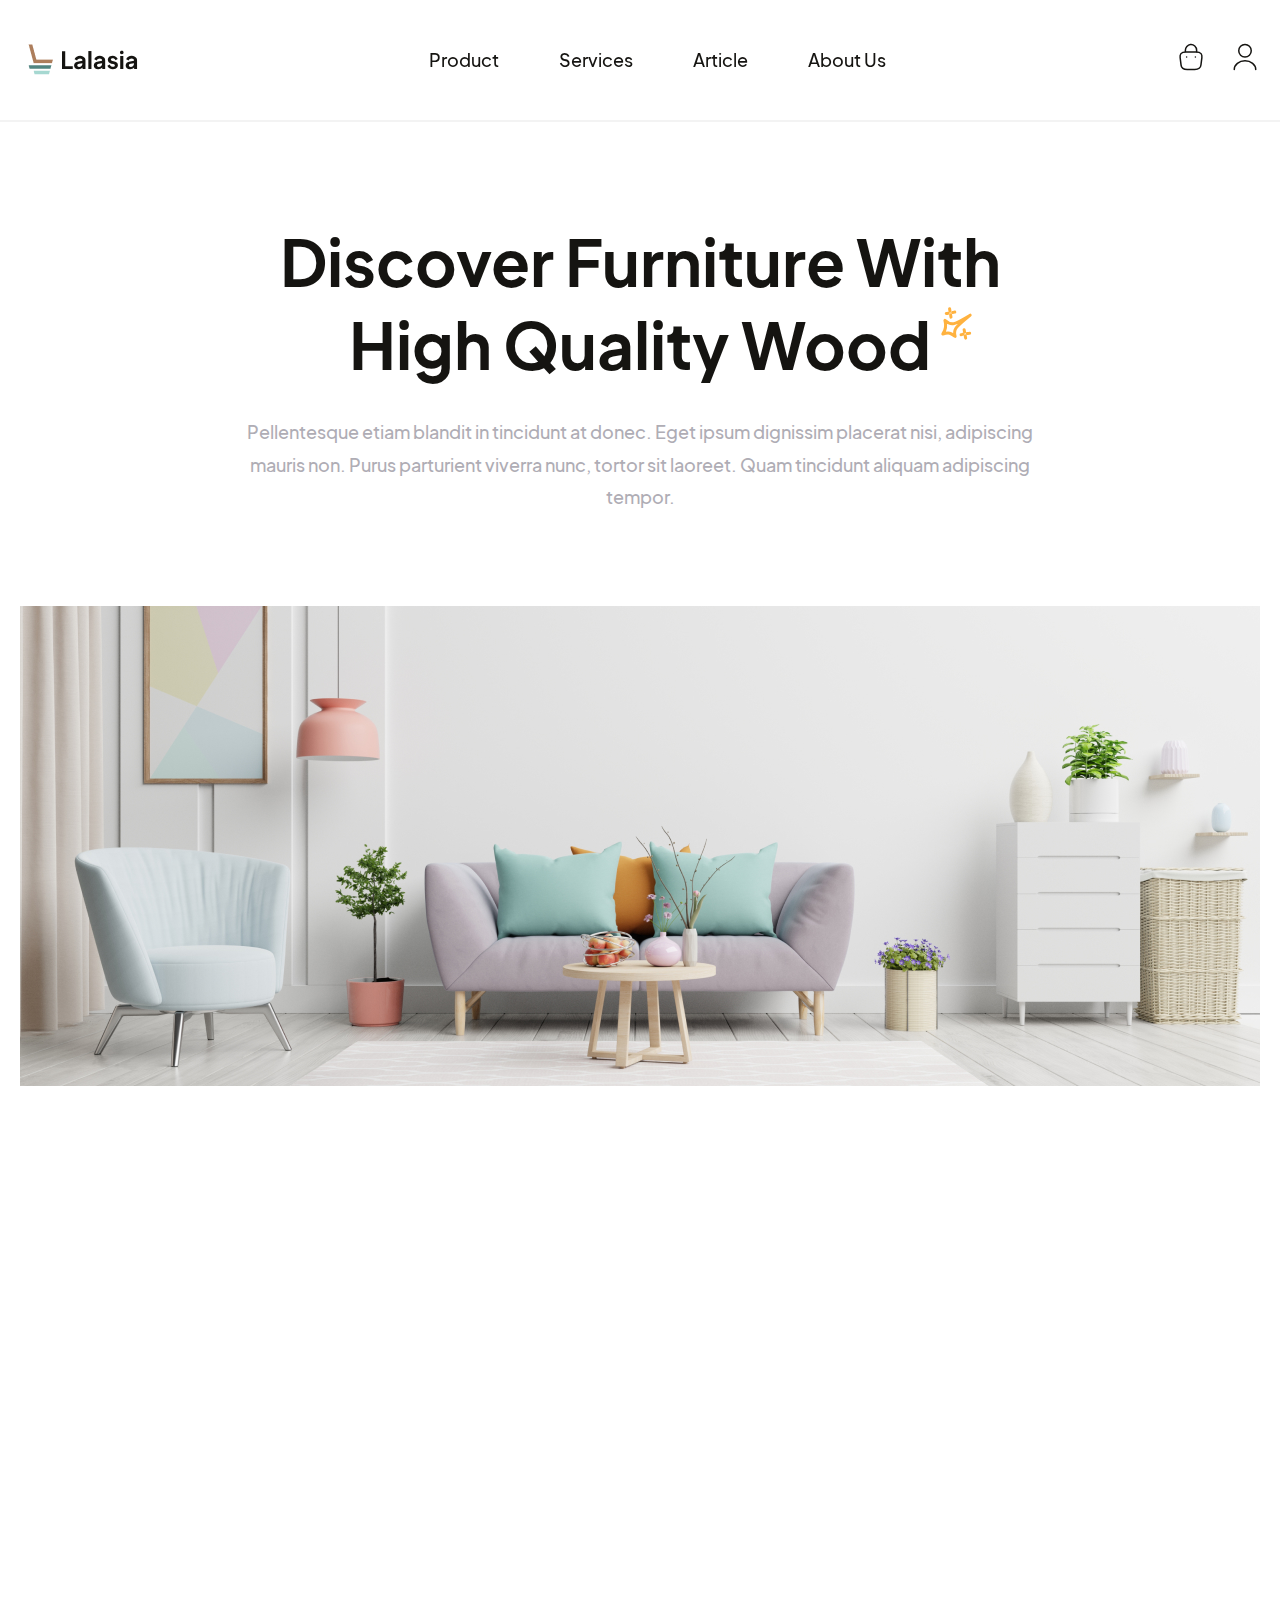
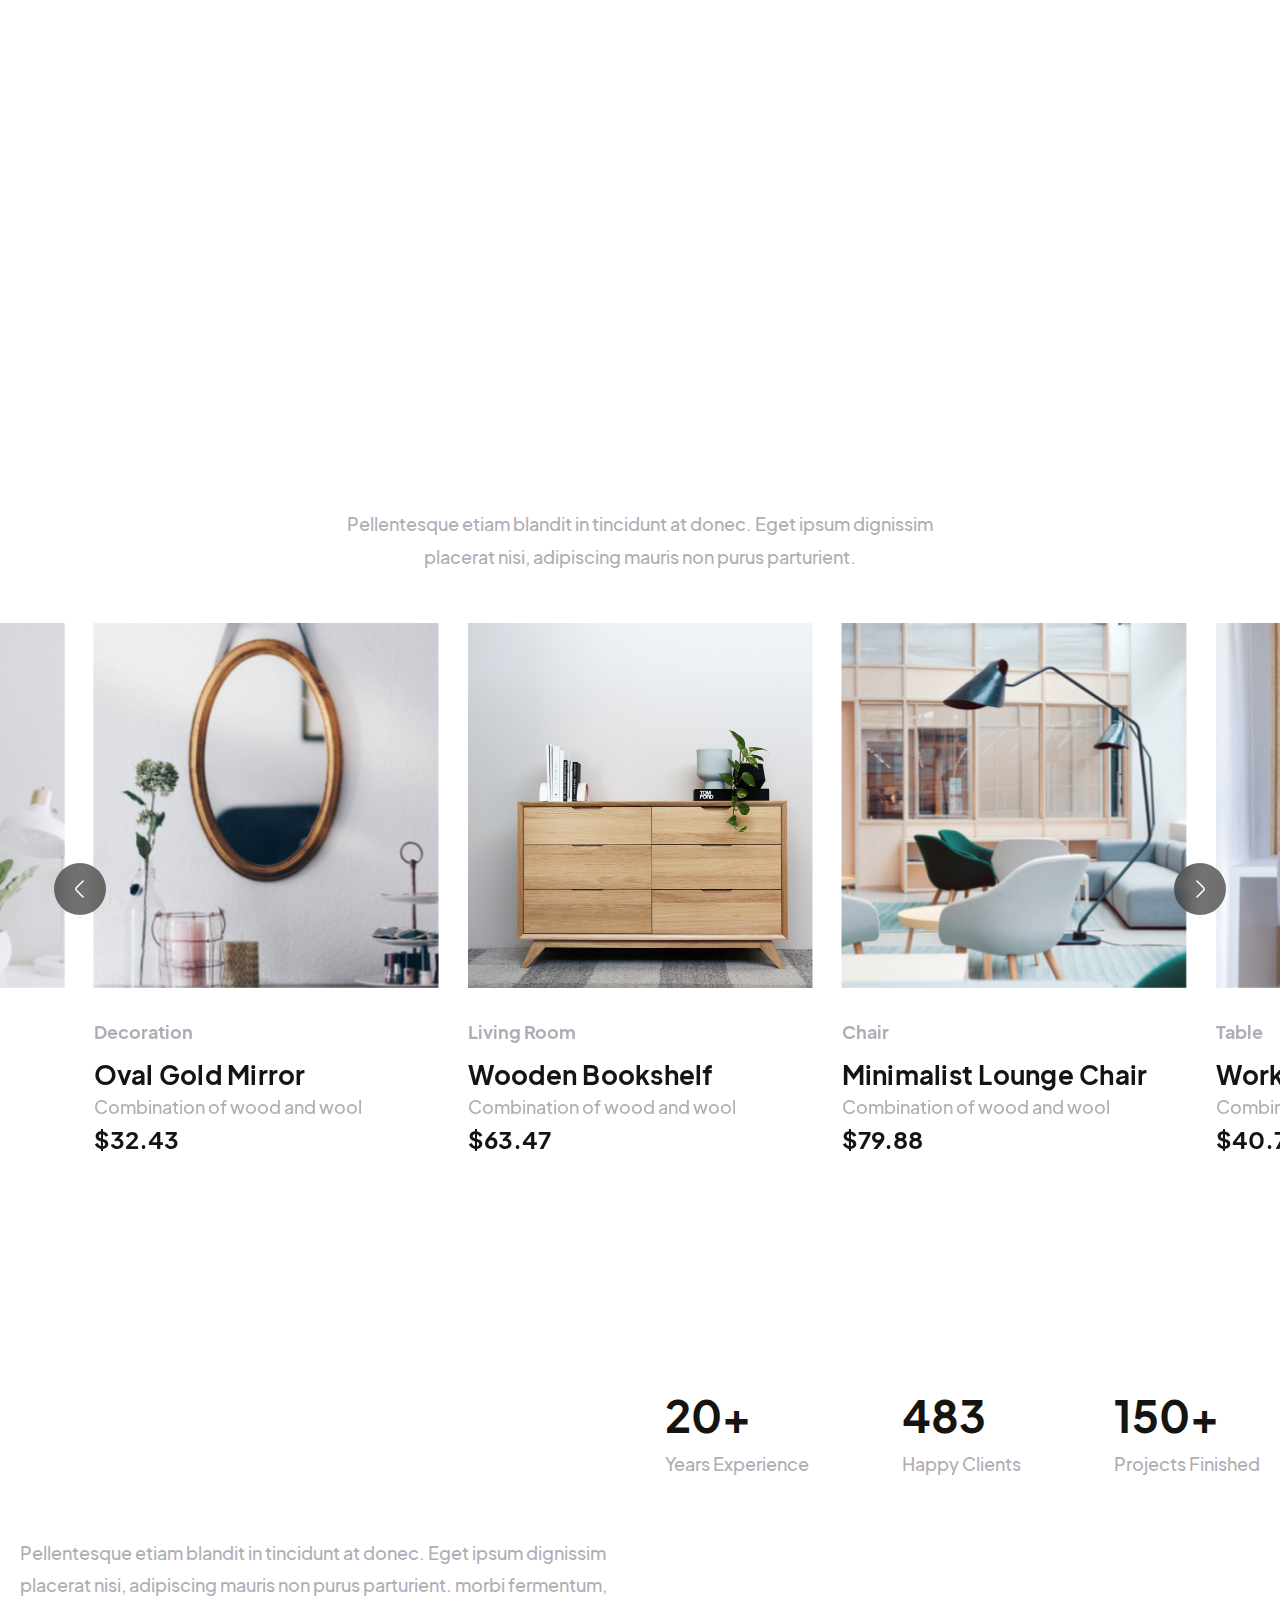
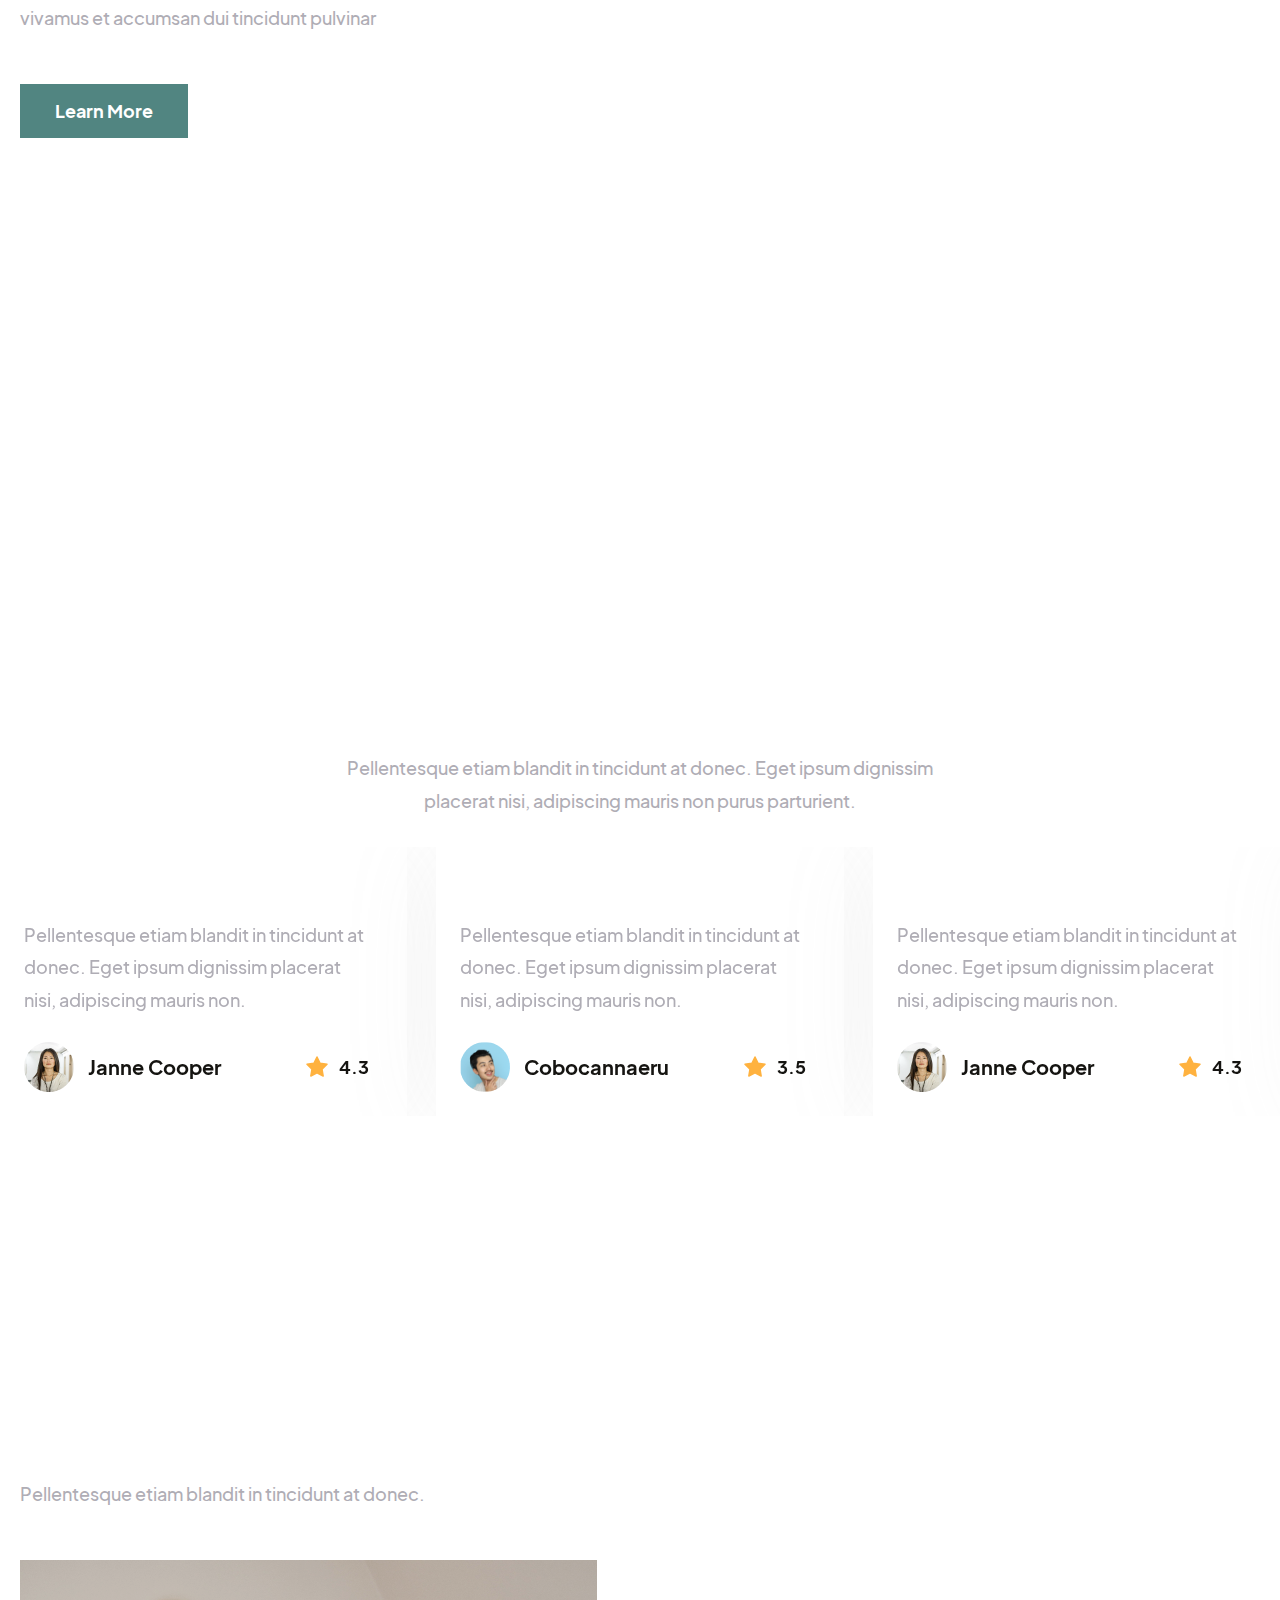
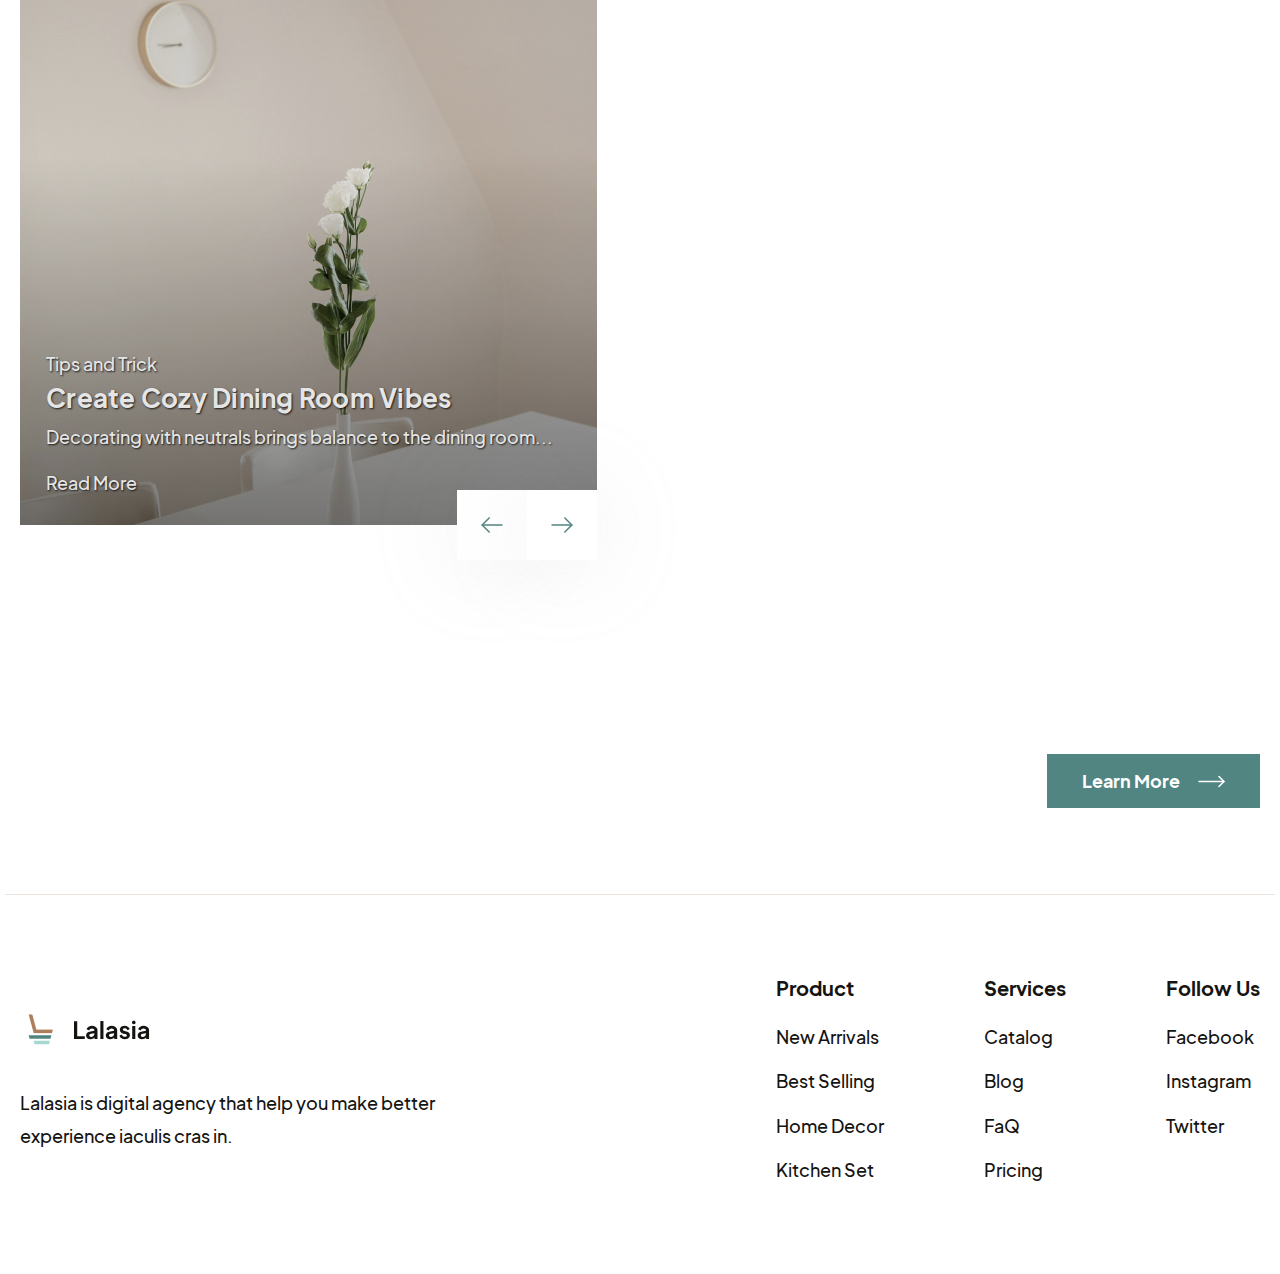
<file: index.html>
<!DOCTYPE html>
<html lang="en">

<head>
	<meta charset="UTF-8">
	<meta name="viewport" content="width=device-width, initial-scale=1.0">
	<meta name="description" content="Discover furniture with
high quality wood">
	<link rel="stylesheet" href="css/style.css">
	<link rel="stylesheet" href="https://cdn.jsdelivr.net/npm/swiper@11/swiper-bundle.min.css">


	<link rel="shortcut icon" href="img/logo.ico" type="image/x-icon">
	<title>Lalasia</title>
</head>

<body>
	<div class="wrapper">
		<header class="header">
			<div class="header__container">
				<div class="header__logo logo">
					<img src="img/logo.png" alt="Image">
					<svg xmlns="http://www.w3.org/2000/svg" width="77" height="20" viewBox="0 0 77 20" fill="none">
						<path d="M0 1.21597H3.264V16.216H10.92V19.096H0V1.21597Z" fill="#151411" />
						<path
							d="M16.7272 19.384C15.3512 19.384 14.2552 19.048 13.4392 18.376C12.6392 17.704 12.2393 16.792 12.2393 15.64C12.2393 14.536 12.6153 13.624 13.3673 12.904C14.1193 12.184 15.2472 11.704 16.7512 11.464L20.6392 10.84V10.408C20.6392 9.83197 20.4153 9.35997 19.9673 8.99197C19.5353 8.62397 18.9593 8.43997 18.2393 8.43997C17.5672 8.43997 16.9672 8.62397 16.4392 8.99197C15.9272 9.34397 15.5512 9.81597 15.3112 10.408L12.7432 9.15997C13.1272 8.13597 13.8312 7.31197 14.8552 6.68797C15.8792 6.06397 17.0472 5.75197 18.3592 5.75197C19.4152 5.75197 20.3512 5.95197 21.1672 6.35197C21.9993 6.73597 22.6392 7.28797 23.0872 8.00797C23.5513 8.71197 23.7833 9.51197 23.7833 10.408V19.096H20.8073V17.704C19.7833 18.824 18.4232 19.384 16.7272 19.384ZM15.5033 15.52C15.5033 15.968 15.6712 16.328 16.0072 16.6C16.3433 16.856 16.7752 16.984 17.3032 16.984C18.2792 16.984 19.0793 16.68 19.7033 16.072C20.3273 15.448 20.6392 14.68 20.6392 13.768V13.24L17.3512 13.792C16.7272 13.92 16.2633 14.128 15.9592 14.416C15.6552 14.688 15.5033 15.056 15.5033 15.52Z"
							fill="#151411" />
						<path d="M26.6891 0.927967H29.8331V19.096H26.6891V0.927967Z" fill="#151411" />
						<path
							d="M36.696 19.384C35.32 19.384 34.224 19.048 33.408 18.376C32.608 17.704 32.208 16.792 32.208 15.64C32.208 14.536 32.584 13.624 33.336 12.904C34.088 12.184 35.216 11.704 36.72 11.464L40.608 10.84V10.408C40.608 9.83197 40.384 9.35997 39.936 8.99197C39.504 8.62397 38.928 8.43997 38.208 8.43997C37.536 8.43997 36.936 8.62397 36.408 8.99197C35.896 9.34397 35.52 9.81597 35.28 10.408L32.712 9.15997C33.096 8.13597 33.8 7.31197 34.824 6.68797C35.848 6.06397 37.016 5.75197 38.328 5.75197C39.384 5.75197 40.32 5.95197 41.136 6.35197C41.968 6.73597 42.608 7.28797 43.056 8.00797C43.52 8.71197 43.752 9.51197 43.752 10.408V19.096H40.776V17.704C39.752 18.824 38.392 19.384 36.696 19.384ZM35.472 15.52C35.472 15.968 35.64 16.328 35.976 16.6C36.312 16.856 36.744 16.984 37.272 16.984C38.248 16.984 39.048 16.68 39.672 16.072C40.296 15.448 40.608 14.68 40.608 13.768V13.24L37.32 13.792C36.696 13.92 36.232 14.128 35.928 14.416C35.624 14.688 35.472 15.056 35.472 15.52Z"
							fill="#151411" />
						<path
							d="M51.5539 19.36C50.2419 19.36 49.0819 19.048 48.0739 18.424C47.0819 17.8 46.3779 16.944 45.9619 15.856L48.2899 14.656C48.6419 15.36 49.1059 15.912 49.6819 16.312C50.2739 16.696 50.9219 16.888 51.6259 16.888C52.2339 16.888 52.7059 16.768 53.0419 16.528C53.3939 16.272 53.5699 15.928 53.5699 15.496C53.5699 15.128 53.4259 14.824 53.1379 14.584C52.8499 14.328 52.4739 14.16 52.0099 14.08L49.8739 13.72C48.7699 13.432 47.9139 12.944 47.3059 12.256C46.7139 11.552 46.4179 10.728 46.4179 9.78397C46.4179 8.99997 46.6259 8.30397 47.0419 7.69597C47.4579 7.07197 48.0339 6.59197 48.7699 6.25597C49.5219 5.91997 50.3699 5.75197 51.3139 5.75197C52.5139 5.75197 53.5699 6.03997 54.4819 6.61597C55.3939 7.17597 56.0579 7.95997 56.4739 8.96797L54.1459 10.168C53.8899 9.60797 53.4979 9.15997 52.9699 8.82397C52.4419 8.48797 51.8579 8.31997 51.2179 8.31997C50.6899 8.31997 50.2659 8.43997 49.9459 8.67997C49.6419 8.91997 49.4899 9.23197 49.4899 9.61597C49.4899 10.32 50.0179 10.792 51.0739 11.032L53.1619 11.416C54.2659 11.72 55.1219 12.216 55.7299 12.904C56.3379 13.592 56.6419 14.408 56.6419 15.352C56.6419 16.136 56.4259 16.832 55.9939 17.44C55.5779 18.048 54.9859 18.52 54.2179 18.856C53.4499 19.192 52.5619 19.36 51.5539 19.36Z"
							fill="#151411" />
						<path
							d="M58.986 6.03997H62.13V19.096H58.986V6.03997ZM58.746 2.43997C58.746 1.86397 58.906 1.41597 59.226 1.09597C59.546 0.775967 59.986 0.615967 60.546 0.615967C61.122 0.615967 61.57 0.775967 61.89 1.09597C62.21 1.41597 62.37 1.86397 62.37 2.43997C62.37 2.99997 62.21 3.43997 61.89 3.75997C61.586 4.07997 61.138 4.23997 60.546 4.23997C59.986 4.23997 59.546 4.07997 59.226 3.75997C58.906 3.43997 58.746 2.99997 58.746 2.43997Z"
							fill="#151411" />
						<path
							d="M68.9929 19.384C67.6169 19.384 66.5209 19.048 65.7049 18.376C64.9049 17.704 64.5049 16.792 64.5049 15.64C64.5049 14.536 64.8809 13.624 65.6329 12.904C66.3849 12.184 67.5129 11.704 69.0169 11.464L72.9049 10.84V10.408C72.9049 9.83197 72.6809 9.35997 72.2329 8.99197C71.8009 8.62397 71.2249 8.43997 70.5049 8.43997C69.8329 8.43997 69.2329 8.62397 68.7049 8.99197C68.1929 9.34397 67.8169 9.81597 67.5769 10.408L65.0089 9.15997C65.3929 8.13597 66.0969 7.31197 67.1209 6.68797C68.1449 6.06397 69.3129 5.75197 70.6249 5.75197C71.6809 5.75197 72.6169 5.95197 73.4329 6.35197C74.2649 6.73597 74.9049 7.28797 75.3529 8.00797C75.8169 8.71197 76.0489 9.51197 76.0489 10.408V19.096H73.0729V17.704C72.0489 18.824 70.6889 19.384 68.9929 19.384ZM67.7689 15.52C67.7689 15.968 67.9369 16.328 68.2729 16.6C68.6089 16.856 69.0409 16.984 69.5689 16.984C70.5449 16.984 71.3449 16.68 71.9689 16.072C72.5929 15.448 72.9049 14.68 72.9049 13.768V13.24L69.6169 13.792C68.9929 13.92 68.5289 14.128 68.2249 14.416C67.9209 14.688 67.7689 15.056 67.7689 15.52Z"
							fill="#151411" />
					</svg>
				</div>
				<div class="header__menu menu">
					<nav class="menu__body">
						<ul class="menu__list">
							<li class="menu__item"><a class="menu__link" href="product.html">Product</a>
							</li>
							<li class="menu__item"><a class="menu__link" href="services.html">Services</a>
							</li>
							<li class="menu__item"><a class="menu__link" href="article.html">Article</a>
							</li>
							<li class="menu__item"><a class="menu__link" href="about.html">About Us</a></li>
						</ul>
						<div class="animation"></div>
					</nav>
				</div>
				<div class="header__actions">
					<a href="#" class="header__link"><svg aria-label="go to cart" xmlns="http://www.w3.org/2000/svg"
							width="30" height="30" viewBox="0 0 30 30" fill="none">
							<path
								d="M9.375 9.58739V8.37489C9.375 5.56239 11.6375 2.79989 14.45 2.53739C17.8 2.21239 20.625 4.84989 20.625 8.13739V9.86239"
								stroke="#151411" stroke-width="1.5" stroke-miterlimit="10" stroke-linecap="round"
								stroke-linejoin="round" />
							<path
								d="M11.25 27.5H18.75C23.775 27.5 24.675 25.4875 24.9375 23.0375L25.875 15.5375C26.2125 12.4875 25.3375 10 20 10H10C4.66253 10 3.78753 12.4875 4.12503 15.5375L5.06253 23.0375C5.32503 25.4875 6.22503 27.5 11.25 27.5Z"
								stroke="#151411" stroke-width="1.5" stroke-miterlimit="10" stroke-linecap="round"
								stroke-linejoin="round" />
							<path d="M19.3691 15H19.3803" stroke="#151411" stroke-width="1.5" stroke-linecap="round"
								stroke-linejoin="round" />
							<path d="M10.6181 15H10.6294" stroke="#151411" stroke-width="1.5" stroke-linecap="round"
								stroke-linejoin="round" />
						</svg>
					</a>
					<a href="#" class="header__link">
						<svg aria-label="go to user account" xmlns="http://www.w3.org/2000/svg" width="30" height="30"
							viewBox="0 0 30 30" fill="none">
							<path
								d="M15 15C18.4518 15 21.25 12.2018 21.25 8.75C21.25 5.29822 18.4518 2.5 15 2.5C11.5482 2.5 8.75 5.29822 8.75 8.75C8.75 12.2018 11.5482 15 15 15Z"
								stroke="#151411" stroke-width="1.5" stroke-linecap="round" stroke-linejoin="round" />
							<path
								d="M25.7377 27.5C25.7377 22.6625 20.9252 18.75 15.0002 18.75C9.07519 18.75 4.2627 22.6625 4.2627 27.5"
								stroke="#151411" stroke-width="1.5" stroke-linecap="round" stroke-linejoin="round" />
						</svg>
					</a>
				</div>
				<button aria-label="Burger menu button" class="icon-menu">
					<span></span>
				</button>
			</div>
		</header>
		<main class="page">
			<section class="hero hero--margin">
				<div class="hero__container">
					<svg class="hero__arrow" xmlns="http://www.w3.org/2000/svg" width="173" height="184"
						viewBox="0 0 173 184" fill="none">
						<!-- Друга частина стрілки (arrow-2) -->
						<path id="arrow-2"
							d="M35.2 3.23C6.3 18.82 -11.4 62.55 19.4 88.27C19.53 88.38 19.66 88.48 19.79 88.58C26.08 93.38 37.81 92.2 43.39 86.49C49.5 80 47 68.5 37.69 66.57C32.68 65.94 27.29 69.77 24.41 73.64C21.28 77.84 20.15 83.2 19.79 88.58C19.56 91.96 19.64 95.35 19.71 98.46C21.5 130 51.97 161.31 95.78 166.32"
							stroke="#A6D8D2" stroke-width="5" stroke-miterlimit="1.5" stroke-linecap="round"
							stroke-linejoin="round" />

						<!-- Перша частина стрілки (arrow), зміщена вниз і вліво -->
						<path id="arrow"
							d="M92.467 146.936C100.529 146.077 111.357 144.683 119.064 142.49C119.952 142.238 116.172 136.43 115.975 136.177C111.662 130.623 106.754 125.804 101.647 121"
							stroke="#A6D8D2" stroke-width="5" stroke-miterlimit="1.5" stroke-linecap="round"
							stroke-linejoin="round" transform="translate(-20, 25)" />
					</svg>
					<h1 class="hero__title hero__title--main">Discover Furniture With
						High Quality Wood
					</h1>
					<div class="hero__text">
						<p>
							Pellentesque etiam blandit in tincidunt at donec. Eget ipsum dignissim placerat nisi, adipiscing
							mauris non. Purus
							parturient viverra nunc, tortor sit laoreet. Quam tincidunt aliquam adipiscing tempor.
						</p>
					</div>
					<div class="hero__image">
						<form action="#" class="hero__search-bar search show">
							<svg xmlns="http://www.w3.org/2000/svg" width="32" height="32" viewBox="0 0 32 32" fill="none">
								<path
									d="M15.3332 28C22.3288 28 27.9998 22.3289 27.9998 15.3333C27.9998 8.33769 22.3288 2.66663 15.3332 2.66663C8.33756 2.66663 2.6665 8.33769 2.6665 15.3333C2.6665 22.3289 8.33756 28 15.3332 28Z"
									stroke="#AFADB5" stroke-width="2" stroke-linecap="round" stroke-linejoin="round" />
								<path d="M29.3332 29.3333L26.6665 26.6666" stroke="#AFADB5" stroke-width="2"
									stroke-linecap="round" stroke-linejoin="round" />
							</svg>
							<input type="text" placeholder="Search property">
							<button class="search__btn">Search</button>
						</form>
						<img src="img/hero-img.jpg" alt="Image">
					</div>
				</div>
			</section>
			<section class="benefits benefits--margin">
				<div class="benefits__container">
					<div class="benefits__top-wrap">
						<div class="benefits__left">
							<div class="benefits__label label">Benefits</div>
							<h2 class="benefits__title title">Benefits when using
								our services
							</h2>
						</div>
						<div class="benefits__text text">
							<p>Pellentesque etiam blandit in tincidunt at donec. Eget ipsum dignissim placerat nisi, adipiscing
								mauris non purus
								parturient.</p>
						</div>
					</div>
					<div class="benefits__bottom-wrap">
						<div class="benefits__item item-benefits">
							<div class="item-benefits__icon">
								<svg xmlns="http://www.w3.org/2000/svg" width="30" height="30" viewBox="0 0 30 30" fill="none">
									<path
										d="M15 23.125V24.225C15 26.5625 14.0625 27.5 11.7125 27.5H5.775C3.9625 27.5 2.5 26.0375 2.5 24.225V18.2875C2.5 15.9375 3.4375 15 5.775 15H6.875V19.375C6.875 21.45 8.55 23.125 10.625 23.125H15Z"
										fill="url(#paint0_linear_1310_383)" />
									<path
										d="M21.25 16.875V17.9625C21.25 19.775 19.775 21.25 17.9625 21.25H12.025C9.6875 21.25 8.75 20.3125 8.75 17.9625V12.025C8.75 10.2125 10.2125 8.75 12.025 8.75H13.125V13.125C13.125 15.2 14.8 16.875 16.875 16.875H21.25Z"
										fill="url(#paint1_linear_1310_383)" />
									<path
										d="M27.5 5.775V11.7125C27.5 14.0625 26.5625 15 24.2125 15H18.275C15.9375 15 15 14.0625 15 11.7125V5.775C15 3.4375 15.9375 2.5 18.275 2.5H24.2125C26.5625 2.5 27.5 3.4375 27.5 5.775Z"
										fill="url(#paint2_linear_1310_383)" />
									<defs>
										<linearGradient id="paint0_linear_1310_383" x1="16.8977" y1="105.741" x2="-15.2182"
											y2="103.196" gradientUnits="userSpaceOnUse">
											<stop offset="0.25249" stop-color="#59A49E" />
											<stop offset="0.637527" stop-color="#A6D8D2" />
										</linearGradient>
										<linearGradient id="paint1_linear_1310_383" x1="9" y1="21" x2="31.5" y2="0.5"
											gradientUnits="userSpaceOnUse">
											<stop offset="0.138287" stop-color="#FFB23F" />
											<stop offset="0.467052" stop-color="#FAD8A5" />
										</linearGradient>
										<linearGradient id="paint2_linear_1310_383" x1="29.3977" y1="93.2407" x2="-2.71822"
											y2="90.6962" gradientUnits="userSpaceOnUse">
											<stop offset="0.25249" stop-color="#59A49E" />
											<stop offset="0.637527" stop-color="#A6D8D2" />
										</linearGradient>
									</defs>
								</svg>
							</div>
							<h3 class="item-benefits__title subtitle">Many Choices</h3>
							<div class="item-benefits__text text">
								<p>Pellentesque etiam blandit in tincidunt at donec. Eget ipsum dignissim placerat nisi,
									adipiscing mauris non.</p>
							</div>
						</div>
						<div class="benefits__item item-benefits">
							<div class="item-benefits__icon">
								<svg xmlns="http://www.w3.org/2000/svg" width="30" height="30" viewBox="0 0 30 30" fill="none">
									<path
										d="M20.9373 4.45V2.5C20.9373 1.9875 20.5123 1.5625 19.9998 1.5625C19.4873 1.5625 19.0623 1.9875 19.0623 2.5V4.375H10.9373V2.5C10.9373 1.9875 10.5123 1.5625 9.9998 1.5625C9.4873 1.5625 9.0623 1.9875 9.0623 2.5V4.45C5.6873 4.7625 4.0498 6.775 3.7998 9.7625C3.7748 10.125 4.0748 10.425 4.4248 10.425H25.5748C25.9373 10.425 26.2373 10.1125 26.1998 9.7625C25.9498 6.775 24.3123 4.7625 20.9373 4.45Z"
										fill="url(#paint0_linear_1333_349)" />
									<path
										d="M23.75 18.75C20.9875 18.75 18.75 20.9875 18.75 23.75C18.75 24.6875 19.0125 25.575 19.475 26.325C20.3375 27.775 21.925 28.75 23.75 28.75C25.575 28.75 27.1625 27.775 28.025 26.325C28.4875 25.575 28.75 24.6875 28.75 23.75C28.75 20.9875 26.5125 18.75 23.75 18.75ZM26.3375 23.2125L23.675 25.675C23.5 25.8375 23.2625 25.925 23.0375 25.925C22.8 25.925 22.5625 25.8375 22.375 25.65L21.1375 24.4125C20.775 24.05 20.775 23.45 21.1375 23.0875C21.5 22.725 22.1 22.725 22.4625 23.0875L23.0625 23.6875L25.0625 21.8375C25.4375 21.4875 26.0375 21.5125 26.3875 21.8875C26.7375 22.2625 26.7125 22.85 26.3375 23.2125Z"
										fill="url(#paint1_linear_1333_349)" />
									<path
										d="M25 12.3H5C4.3125 12.3 3.75 12.8625 3.75 13.55V21.25C3.75 25 5.625 27.5 10 27.5H16.1625C17.025 27.5 17.625 26.6625 17.35 25.85C17.1 25.125 16.8875 24.325 16.8875 23.75C16.8875 19.9625 19.975 16.875 23.7625 16.875C24.125 16.875 24.4875 16.9 24.8375 16.9625C25.5875 17.075 26.2625 16.4875 26.2625 15.7375V13.5625C26.25 12.8625 25.6875 12.3 25 12.3ZM11.5125 22.7625C11.275 22.9875 10.95 23.125 10.625 23.125C10.3 23.125 9.975 22.9875 9.7375 22.7625C9.5125 22.525 9.375 22.2 9.375 21.875C9.375 21.55 9.5125 21.225 9.7375 20.9875C9.8625 20.875 9.9875 20.7875 10.15 20.725C10.6125 20.525 11.1625 20.6375 11.5125 20.9875C11.7375 21.225 11.875 21.55 11.875 21.875C11.875 22.2 11.7375 22.525 11.5125 22.7625ZM11.5125 18.3875C11.45 18.4375 11.3875 18.4875 11.325 18.5375C11.25 18.5875 11.175 18.625 11.1 18.65C11.025 18.6875 10.95 18.7125 10.875 18.725C10.7875 18.7375 10.7 18.75 10.625 18.75C10.3 18.75 9.975 18.6125 9.7375 18.3875C9.5125 18.15 9.375 17.825 9.375 17.5C9.375 17.175 9.5125 16.85 9.7375 16.6125C10.025 16.325 10.4625 16.1875 10.875 16.275C10.95 16.2875 11.025 16.3125 11.1 16.35C11.175 16.375 11.25 16.4125 11.325 16.4625C11.3875 16.5125 11.45 16.5625 11.5125 16.6125C11.7375 16.85 11.875 17.175 11.875 17.5C11.875 17.825 11.7375 18.15 11.5125 18.3875ZM15.8875 18.3875C15.65 18.6125 15.325 18.75 15 18.75C14.675 18.75 14.35 18.6125 14.1125 18.3875C13.8875 18.15 13.75 17.825 13.75 17.5C13.75 17.175 13.8875 16.85 14.1125 16.6125C14.5875 16.15 15.425 16.15 15.8875 16.6125C16.1125 16.85 16.25 17.175 16.25 17.5C16.25 17.825 16.1125 18.15 15.8875 18.3875Z"
										fill="url(#paint2_linear_1333_349)" />
									<defs>
										<linearGradient id="paint0_linear_1333_349" x1="29.6043" y1="65.8977" x2="-26.0864"
											y2="54.743" gradientUnits="userSpaceOnUse">
											<stop offset="0.25249" stop-color="#59A49E" />
											<stop offset="0.637527" stop-color="#A6D8D2" />
										</linearGradient>
										<linearGradient id="paint1_linear_1333_349" x1="30.2682" y1="91.3426" x2="4.57542"
											y2="89.3069" gradientUnits="userSpaceOnUse">
											<stop offset="0.25249" stop-color="#59A49E" />
											<stop offset="0.637527" stop-color="#A6D8D2" />
										</linearGradient>
										<linearGradient id="paint2_linear_1333_349" x1="4.20025" y1="27.196" x2="30.4895"
											y2="-8.27959" gradientUnits="userSpaceOnUse">
											<stop offset="0.138287" stop-color="#FFB23F" />
											<stop offset="0.467052" stop-color="#FAD8A5" />
										</linearGradient>
									</defs>
								</svg>
							</div>
							<h3 class="item-benefits__title subtitle">Fast and On Time</h3>
							<div class="item-benefits__text text">
								<p>Pellentesque etiam blandit in tincidunt at donec. Eget ipsum dignissim placerat nisi,
									adipiscing mauris non.
								</p>
							</div>
						</div>
						<div class="benefits__item item-benefits">
							<div class="item-benefits__icon">
								<svg xmlns="http://www.w3.org/2000/svg" width="30" height="30" viewBox="0 0 30 30" fill="none">
									<path
										d="M21.25 5H8.75C5 5 2.5 6.875 2.5 11.25V15.7C2.5 16.1625 2.975 16.45 3.3875 16.2625C4.6125 15.7 6.025 15.4875 7.5125 15.75C10.8 16.3375 13.2125 19.3875 13.125 22.725C13.1125 23.25 13.0375 23.7625 12.9 24.2625C12.8 24.65 13.1125 25.0125 13.5125 25.0125H21.25C25 25.0125 27.5 23.1375 27.5 18.7625V11.25C27.5 6.875 25 5 21.25 5ZM15 18.125C13.275 18.125 11.875 16.725 11.875 15C11.875 13.275 13.275 11.875 15 11.875C16.725 11.875 18.125 13.275 18.125 15C18.125 16.725 16.725 18.125 15 18.125ZM24.0625 17.5C24.0625 18.0125 23.6375 18.4375 23.125 18.4375C22.6125 18.4375 22.1875 18.0125 22.1875 17.5V12.5C22.1875 11.9875 22.6125 11.5625 23.125 11.5625C23.6375 11.5625 24.0625 11.9875 24.0625 12.5V17.5Z"
										fill="url(#paint0_linear_1333_355)" />
									<path
										d="M6.25 17.5C3.4875 17.5 1.25 19.7375 1.25 22.5C1.25 23.4375 1.5125 24.325 1.975 25.075C2.8375 26.525 4.425 27.5 6.25 27.5C8.075 27.5 9.6625 26.525 10.525 25.075C10.9875 24.325 11.25 23.4375 11.25 22.5C11.25 19.7375 9.0125 17.5 6.25 17.5ZM8.7125 22.0875L6.05 24.55C5.875 24.7125 5.6375 24.8 5.4125 24.8C5.175 24.8 4.9375 24.7125 4.75 24.525L3.5125 23.2875C3.15 22.925 3.15 22.325 3.5125 21.9625C3.875 21.6 4.475 21.6 4.8375 21.9625L5.4375 22.5625L7.4375 20.7125C7.8125 20.3625 8.4125 20.3875 8.7625 20.7625C9.1125 21.1375 9.0875 21.7375 8.7125 22.0875Z"
										fill="url(#paint1_linear_1333_355)" />
									<defs>
										<linearGradient id="paint0_linear_1333_355" x1="3" y1="24.6123" x2="38.8778" y2="-16.223"
											gradientUnits="userSpaceOnUse">
											<stop offset="0.138287" stop-color="#FFB23F" />
											<stop offset="0.467052" stop-color="#FAD8A5" />
										</linearGradient>
										<linearGradient id="paint1_linear_1333_355" x1="12.7682" y1="90.0926" x2="-12.9246"
											y2="88.0569" gradientUnits="userSpaceOnUse">
											<stop offset="0.25249" stop-color="#40B4A6" />
											<stop offset="0.637527" stop-color="#A6D8D2" />
										</linearGradient>
									</defs>
								</svg>
							</div>
							<h3 class="item-benefits__title subtitle">Affordable Price</h3>
							<div class="item-benefits__text text">
								<p>Pellentesque etiam blandit in tincidunt at donec. Eget ipsum dignissim placerat nisi,
									adipiscing mauris non.
								</p>
							</div>
						</div>
					</div>
				</div>
			</section>
			<section class="product">
				<div class="product__container">
					<div class="product__label label">Product</div>
					<h2 class="product__title title">Our popular product</h2>
					<div class="product__text text">
						<p>
							Pellentesque etiam blandit in tincidunt at donec. Eget ipsum dignissim placerat nisi, adipiscing
							mauris non purus
							parturient.
						</p>
					</div>
				</div>
				<div class="product__swiper swiper">
					<div class="product__wrapper swiper-wrapper">
						<article class="product__slide slide-product swiper-slide">
							<a href="#" class="slide-product__image"><img aria-label="link to product" src="img/product-1.jfif"
									alt="Image">
							</a>
							<span class="slide-product__label">Living Room</span>
							<a class="slide-product__link-title" href="#" aria-label="link to product">
								<h3 class="slide-product__title">Wooden Bookshelf</h3>
							</a>
							<p class="slide-product__text">Combination of wood and wool</p>
							<span class="slide-product__price">$63.47</span>
						</article>
						<article class="product__slide slide-product swiper-slide">
							<a href="#" class="slide-product__image"><img aria-label="link to product" src="img/product-3.jpg"
									alt="Image">
							</a>
							<span class="slide-product__label">Chair</span>
							<a class="slide-product__link-title" href="#" aria-label="link to product">
								<h3 class="slide-product__title">Minimalist Lounge Chair</h3>
							</a>
							<p class="slide-product__text">Combination of wood and wool</p>
							<span class="slide-product__price">$79.88</span>
						</article>
						<article class="product__slide slide-product swiper-slide">
							<a href="#" class="slide-product__image"><img aria-label="link to product" src="img/product-4.jpg"
									alt="Image">
							</a>
							<span class="slide-product__label">Table</span>
							<a class="slide-product__link-title" href="#" aria-label="link to product">
								<h3 class="slide-product__title">Working Desk Setup</h3>
							</a>
							<p class="slide-product__text">Combination of wood and wool</p>
							<span class="slide-product__price">$40.73</span>
						</article>
						<article class="product__slide slide-product swiper-slide">
							<a href="#" class="slide-product__image"><img aria-label="link to product" src="img/product-6.jpg"
									alt="Image">
							</a>
							<span class="slide-product__label">Table</span>
							<a class="slide-product__link-title" href="#" aria-label="link to product">
								<h3 class="slide-product__title">Wooden Dining Table</h3>
							</a>
							<p class="slide-product__text">Combination of wood and wool</p>
							<span class="slide-product__price">$58.39</span>
						</article>
						<article class="product__slide slide-product swiper-slide">
							<a href="#" class="slide-product__image"><img aria-label="link to product" src="img/product-7.jpg"
									alt="Image">
							</a>
							<span class="slide-product__label">Decoration</span>
							<a class="slide-product__link-title" href="#" aria-label="link to product">
								<h3 class="slide-product__title">White Minimalist Vase</h3>
							</a>
							<p class="slide-product__text">Combination of wood and wool</p>
							<span class="slide-product__price">$61.49</span>
						</article>
						<article class="product__slide slide-product swiper-slide">
							<a href="#" class="slide-product__image"><img aria-label="link to product" src="img/product-9.jpg"
									alt="Image">
							</a>
							<span class="slide-product__label">Decoration</span>
							<a class="slide-product__link-title" href="#" aria-label="link to product">
								<h3 class="slide-product__title">Oval Gold Mirror</h3>
							</a>
							<p class="slide-product__text">Combination of wood and wool</p>
							<span class="slide-product__price">$32.43</span>
						</article>

					</div>
					<button type="button" class="button-next" aria-label="next button"><img src="img/arrow-right.png"
							alt="arrow"></button>
					<button type="button" class="button-prev" aria-label="previous button"><img src="img/arrow-left.png"
							alt="arrow"></button>
				</div>
			</section>
			<section class="our-product">
				<div class="our-product__container">
					<div class="our-product__left-wrap">
						<div class="our-product__label label">Our product</div>
						<h2 class="our-product__title title">Crafted by talented and
							high quality material</h2>
						<div class="our-product__text text">
							<p>Pellentesque etiam blandit in tincidunt at donec. Eget ipsum dignissim placerat nisi, adipiscing
								mauris non purus
								parturient. morbi fermentum, vivamus et accumsan dui tincidunt pulvinar</p>
						</div>
						<button class="our-product__button" type="button">Learn More</button>
						<div class="our-product__left-img">
							<img src="img/our-product-left.jpg" alt="Image">

						</div>
					</div>
					<div class="our-product__right-wrap">
						<div class="our-product__counter counter">
							<div class="counter__item item-counter">
								<div class="item-counter__number" data-start="0" data-end="20">20+</div>
								<span class="item-counter__text">Years Experience</span>
							</div>
							<div class="counter__item item-counter">
								<div class="item-counter__number" data-start="0" data-end="483">483</div>
								<span class="item-counter__text">Happy Clients</span>
							</div>
							<div class="counter__item item-counter">
								<div class="item-counter__number" data-start="0" data-end="150">150+</div>
								<span class="item-counter__text">Projects Finished</span>
							</div>
						</div>

						<div class="our-product__right-img">
							<img src="img/our-product-right.jpg" alt="Image">
						</div>
					</div>
				</div>
			</section>
			<section class="testimonials">
				<div class="testimonials__container">
					<div class="testimonials__label label">Testimonials</div>
					<h2 class="testimonials__title title">What our customer say</h2>
					<div class="testimonials__text text">
						<p>Pellentesque etiam blandit in tincidunt at donec. Eget ipsum dignissim placerat nisi, adipiscing
							mauris non purus
							parturient.</p>
					</div>
				</div>
				<div class="testimonials__swiper swiper">
					<div class="testimonials__wrapper swiper-wrapper">
						<div class="testimonials__slide slide-testimonials swiper-slide">
							<svg xmlns="http://www.w3.org/2000/svg" width="40" height="40" viewBox="0 0 40 40" fill="none">
								<path
									d="M13.483 19.3831H5.66634C5.79967 11.5998 7.33301 10.3165 12.1163 7.48312C12.6663 7.14979 12.8497 6.44979 12.5163 5.88312C12.1997 5.33312 11.483 5.14979 10.933 5.48312C5.29967 8.81646 3.33301 10.8498 3.33301 20.5331V29.5165C3.33301 32.3665 5.64967 34.6665 8.48301 34.6665H13.483C16.4163 34.6665 18.633 32.4498 18.633 29.5165V24.5165C18.633 21.5998 16.4163 19.3831 13.483 19.3831Z"
									fill="url(#paint0_linear_2_5541)" />
								<path
									d="M31.5163 19.3831H23.6996C23.8329 11.5998 25.3663 10.3165 30.1496 7.48312C30.6996 7.14979 30.8829 6.44979 30.5496 5.88312C30.2163 5.33312 29.5163 5.14979 28.9496 5.48312C23.3163 8.81646 21.3496 10.8498 21.3496 20.5498V29.5331C21.3496 32.3831 23.6663 34.6831 26.4996 34.6831H31.4996C34.4329 34.6831 36.6496 32.4665 36.6496 29.5331V24.5331C36.6663 21.5998 34.4496 19.3831 31.5163 19.3831Z"
									fill="url(#paint1_linear_2_5541)" />
								<defs>
									<linearGradient x1="20.9558" y1="218.376" x2="-18.5335" y2="216.745"
										gradientUnits="userSpaceOnUse">
										<stop offset="0.25249" stop-color="#40B4A6" />
										<stop offset="0.637527" stop-color="#A6D8D2" />
									</linearGradient>
									<linearGradient x1="38.9725" y1="218.497" x2="-0.517108" y2="216.867"
										gradientUnits="userSpaceOnUse">
										<stop offset="0.25249" stop-color="#40B4A6" />
										<stop offset="0.637527" stop-color="#A6D8D2" />
									</linearGradient>
								</defs>
							</svg>

							<p class="slide-testimonials__text">Pellentesque etiam blandit in tincidunt at donec. Eget ipsum
								dignissim placerat nisi, adipiscing mauris non.</p>
							<div class="slide-testimonials__wrap">
								<div class="slide-testimonials__user user">
									<img class="user__image" src="img/user-1.png" alt="Image">
									<span class="user__name">Janne Cooper</span>
								</div>
								<div class="slide-testimonials__rating rating " data-rating="4.3">
									<svg class="rating__img" xmlns="http://www.w3.org/2000/svg" width="24" height="24"
										viewBox="0 0 24 24" fill="none">
										<path
											d="M12 2L15.09 8.26L22 9.27L17 14.14L18.18 21.02L12 17.77L5.82 21.02L7 14.14L2 9.27L8.91 8.26L12 2Z"
											fill="#FFB23F" stroke="#FFB23F" stroke-width="1.5" stroke-linecap="round"
											stroke-linejoin="round" />
									</svg>
									<span class="rating__value"></span>
								</div>
							</div>
						</div>
						<div class="testimonials__slide slide-testimonials swiper-slide">
							<svg xmlns="http://www.w3.org/2000/svg" width="40" height="40" viewBox="0 0 40 40" fill="none">
								<path
									d="M13.483 19.3831H5.66634C5.79967 11.5998 7.33301 10.3165 12.1163 7.48312C12.6663 7.14979 12.8497 6.44979 12.5163 5.88312C12.1997 5.33312 11.483 5.14979 10.933 5.48312C5.29967 8.81646 3.33301 10.8498 3.33301 20.5331V29.5165C3.33301 32.3665 5.64967 34.6665 8.48301 34.6665H13.483C16.4163 34.6665 18.633 32.4498 18.633 29.5165V24.5165C18.633 21.5998 16.4163 19.3831 13.483 19.3831Z"
									fill="url(#paint0_linear_2_5541)" />
								<path
									d="M31.5163 19.3831H23.6996C23.8329 11.5998 25.3663 10.3165 30.1496 7.48312C30.6996 7.14979 30.8829 6.44979 30.5496 5.88312C30.2163 5.33312 29.5163 5.14979 28.9496 5.48312C23.3163 8.81646 21.3496 10.8498 21.3496 20.5498V29.5331C21.3496 32.3831 23.6663 34.6831 26.4996 34.6831H31.4996C34.4329 34.6831 36.6496 32.4665 36.6496 29.5331V24.5331C36.6663 21.5998 34.4496 19.3831 31.5163 19.3831Z"
									fill="url(#paint1_linear_2_5541)" />
								<defs>
									<linearGradient x1="20.9558" y1="218.376" x2="-18.5335" y2="216.745"
										gradientUnits="userSpaceOnUse">
										<stop offset="0.25249" stop-color="#40B4A6" />
										<stop offset="0.637527" stop-color="#A6D8D2" />
									</linearGradient>
									<linearGradient x1="38.9725" y1="218.497" x2="-0.517108" y2="216.867"
										gradientUnits="userSpaceOnUse">
										<stop offset="0.25249" stop-color="#40B4A6" />
										<stop offset="0.637527" stop-color="#A6D8D2" />
									</linearGradient>
								</defs>
							</svg>

							<p class="slide-testimonials__text">Pellentesque etiam blandit in tincidunt at donec. Eget ipsum
								dignissim placerat
								nisi, adipiscing mauris non.</p>
							<div class="slide-testimonials__wrap">
								<div class="slide-testimonials__user user">
									<img class="user__image" src="img/user-2.png" alt="Image">
									<span class="user__name">Cobocannaeru</span>
								</div>
								<div class="slide-testimonials__rating rating " data-rating="3.5">
									<svg class="rating__img" xmlns="http://www.w3.org/2000/svg" width="24" height="24"
										viewBox="0 0 24 24" fill="none">
										<path
											d="M12 2L15.09 8.26L22 9.27L17 14.14L18.18 21.02L12 17.77L5.82 21.02L7 14.14L2 9.27L8.91 8.26L12 2Z"
											fill="#FFB23F" stroke="#FFB23F" stroke-width="1.5" stroke-linecap="round"
											stroke-linejoin="round" />
									</svg>
									<span class="rating__value"></span>
								</div>
							</div>
						</div>
						<div class="testimonials__slide slide-testimonials swiper-slide">
							<svg xmlns="http://www.w3.org/2000/svg" width="40" height="40" viewBox="0 0 40 40" fill="none">
								<path
									d="M13.483 19.3831H5.66634C5.79967 11.5998 7.33301 10.3165 12.1163 7.48312C12.6663 7.14979 12.8497 6.44979 12.5163 5.88312C12.1997 5.33312 11.483 5.14979 10.933 5.48312C5.29967 8.81646 3.33301 10.8498 3.33301 20.5331V29.5165C3.33301 32.3665 5.64967 34.6665 8.48301 34.6665H13.483C16.4163 34.6665 18.633 32.4498 18.633 29.5165V24.5165C18.633 21.5998 16.4163 19.3831 13.483 19.3831Z"
									fill="url(#paint0_linear_2_5541)" />
								<path
									d="M31.5163 19.3831H23.6996C23.8329 11.5998 25.3663 10.3165 30.1496 7.48312C30.6996 7.14979 30.8829 6.44979 30.5496 5.88312C30.2163 5.33312 29.5163 5.14979 28.9496 5.48312C23.3163 8.81646 21.3496 10.8498 21.3496 20.5498V29.5331C21.3496 32.3831 23.6663 34.6831 26.4996 34.6831H31.4996C34.4329 34.6831 36.6496 32.4665 36.6496 29.5331V24.5331C36.6663 21.5998 34.4496 19.3831 31.5163 19.3831Z"
									fill="url(#paint1_linear_2_5541)" />
								<defs>
									<linearGradient x1="20.9558" y1="218.376" x2="-18.5335" y2="216.745"
										gradientUnits="userSpaceOnUse">
										<stop offset="0.25249" stop-color="#40B4A6" />
										<stop offset="0.637527" stop-color="#A6D8D2" />
									</linearGradient>
									<linearGradient x1="38.9725" y1="218.497" x2="-0.517108" y2="216.867"
										gradientUnits="userSpaceOnUse">
										<stop offset="0.25249" stop-color="#40B4A6" />
										<stop offset="0.637527" stop-color="#A6D8D2" />
									</linearGradient>
								</defs>
							</svg>

							<p class="slide-testimonials__text">Pellentesque etiam blandit in tincidunt at donec. Eget ipsum
								dignissim placerat nisi, adipiscing mauris non.</p>
							<div class="slide-testimonials__wrap">
								<div class="slide-testimonials__user user">
									<img class="user__image" src="img/user-1.png" alt="Image">
									<span class="user__name">Janne Cooper</span>
								</div>
								<div class="slide-testimonials__rating rating " data-rating="4.3">
									<svg class="rating__img" xmlns="http://www.w3.org/2000/svg" width="24" height="24"
										viewBox="0 0 24 24" fill="none">
										<path
											d="M12 2L15.09 8.26L22 9.27L17 14.14L18.18 21.02L12 17.77L5.82 21.02L7 14.14L2 9.27L8.91 8.26L12 2Z"
											fill="#FFB23F" stroke="#FFB23F" stroke-width="1.5" stroke-linecap="round"
											stroke-linejoin="round" />
									</svg>
									<span class="rating__value"></span>
								</div>
							</div>
						</div>
						<div class="testimonials__slide slide-testimonials swiper-slide">
							<svg xmlns="http://www.w3.org/2000/svg" width="40" height="40" viewBox="0 0 40 40" fill="none">
								<path
									d="M13.483 19.3831H5.66634C5.79967 11.5998 7.33301 10.3165 12.1163 7.48312C12.6663 7.14979 12.8497 6.44979 12.5163 5.88312C12.1997 5.33312 11.483 5.14979 10.933 5.48312C5.29967 8.81646 3.33301 10.8498 3.33301 20.5331V29.5165C3.33301 32.3665 5.64967 34.6665 8.48301 34.6665H13.483C16.4163 34.6665 18.633 32.4498 18.633 29.5165V24.5165C18.633 21.5998 16.4163 19.3831 13.483 19.3831Z"
									fill="url(#paint0_linear_2_5541)" />
								<path
									d="M31.5163 19.3831H23.6996C23.8329 11.5998 25.3663 10.3165 30.1496 7.48312C30.6996 7.14979 30.8829 6.44979 30.5496 5.88312C30.2163 5.33312 29.5163 5.14979 28.9496 5.48312C23.3163 8.81646 21.3496 10.8498 21.3496 20.5498V29.5331C21.3496 32.3831 23.6663 34.6831 26.4996 34.6831H31.4996C34.4329 34.6831 36.6496 32.4665 36.6496 29.5331V24.5331C36.6663 21.5998 34.4496 19.3831 31.5163 19.3831Z"
									fill="url(#paint1_linear_2_5541)" />
								<defs>
									<linearGradient x1="20.9558" y1="218.376" x2="-18.5335" y2="216.745"
										gradientUnits="userSpaceOnUse">
										<stop offset="0.25249" stop-color="#40B4A6" />
										<stop offset="0.637527" stop-color="#A6D8D2" />
									</linearGradient>
									<linearGradient x1="38.9725" y1="218.497" x2="-0.517108" y2="216.867"
										gradientUnits="userSpaceOnUse">
										<stop offset="0.25249" stop-color="#40B4A6" />
										<stop offset="0.637527" stop-color="#A6D8D2" />
									</linearGradient>
								</defs>
							</svg>

							<p class="slide-testimonials__text">Pellentesque etiam blandit in tincidunt at donec. Eget ipsum
								dignissim placerat
								nisi, adipiscing mauris non.</p>
							<div class="slide-testimonials__wrap">
								<div class="slide-testimonials__user user">
									<img class="user__image" src="img/user-2.png" alt="Image">
									<span class="user__name">Cobocannaeru</span>
								</div>
								<div class="slide-testimonials__rating rating " data-rating="3.5">
									<svg class="rating__img" xmlns="http://www.w3.org/2000/svg" width="24" height="24"
										viewBox="0 0 24 24" fill="none">
										<path
											d="M12 2L15.09 8.26L22 9.27L17 14.14L18.18 21.02L12 17.77L5.82 21.02L7 14.14L2 9.27L8.91 8.26L12 2Z"
											fill="#FFB23F" stroke="#FFB23F" stroke-width="1.5" stroke-linecap="round"
											stroke-linejoin="round" />
									</svg>
									<span class="rating__value"></span>
								</div>
							</div>
						</div>
						<div class="testimonials__slide slide-testimonials swiper-slide">
							<svg xmlns="http://www.w3.org/2000/svg" width="40" height="40" viewBox="0 0 40 40" fill="none">
								<path
									d="M13.483 19.3831H5.66634C5.79967 11.5998 7.33301 10.3165 12.1163 7.48312C12.6663 7.14979 12.8497 6.44979 12.5163 5.88312C12.1997 5.33312 11.483 5.14979 10.933 5.48312C5.29967 8.81646 3.33301 10.8498 3.33301 20.5331V29.5165C3.33301 32.3665 5.64967 34.6665 8.48301 34.6665H13.483C16.4163 34.6665 18.633 32.4498 18.633 29.5165V24.5165C18.633 21.5998 16.4163 19.3831 13.483 19.3831Z"
									fill="url(#paint0_linear_2_5541)" />
								<path
									d="M31.5163 19.3831H23.6996C23.8329 11.5998 25.3663 10.3165 30.1496 7.48312C30.6996 7.14979 30.8829 6.44979 30.5496 5.88312C30.2163 5.33312 29.5163 5.14979 28.9496 5.48312C23.3163 8.81646 21.3496 10.8498 21.3496 20.5498V29.5331C21.3496 32.3831 23.6663 34.6831 26.4996 34.6831H31.4996C34.4329 34.6831 36.6496 32.4665 36.6496 29.5331V24.5331C36.6663 21.5998 34.4496 19.3831 31.5163 19.3831Z"
									fill="url(#paint1_linear_2_5541)" />
								<defs>
									<linearGradient x1="20.9558" y1="218.376" x2="-18.5335" y2="216.745"
										gradientUnits="userSpaceOnUse">
										<stop offset="0.25249" stop-color="#40B4A6" />
										<stop offset="0.637527" stop-color="#A6D8D2" />
									</linearGradient>
									<linearGradient x1="38.9725" y1="218.497" x2="-0.517108" y2="216.867"
										gradientUnits="userSpaceOnUse">
										<stop offset="0.25249" stop-color="#40B4A6" />
										<stop offset="0.637527" stop-color="#A6D8D2" />
									</linearGradient>
								</defs>
							</svg>

							<p class="slide-testimonials__text">Pellentesque etiam blandit in tincidunt at donec. Eget ipsum
								dignissim placerat nisi, adipiscing mauris non.</p>
							<div class="slide-testimonials__wrap">
								<div class="slide-testimonials__user user">
									<img class="user__image" src="img/user-1.png" alt="Image">
									<span class="user__name">Janne Cooper</span>
								</div>
								<div class="slide-testimonials__rating rating " data-rating="4.3">
									<svg class="rating__img" xmlns="http://www.w3.org/2000/svg" width="24" height="24"
										viewBox="0 0 24 24" fill="none">
										<path
											d="M12 2L15.09 8.26L22 9.27L17 14.14L18.18 21.02L12 17.77L5.82 21.02L7 14.14L2 9.27L8.91 8.26L12 2Z"
											fill="#FFB23F" stroke="#FFB23F" stroke-width="1.5" stroke-linecap="round"
											stroke-linejoin="round" />
									</svg>
									<span class="rating__value"></span>
								</div>
							</div>
						</div>
						<div class="testimonials__slide slide-testimonials swiper-slide">
							<svg xmlns="http://www.w3.org/2000/svg" width="40" height="40" viewBox="0 0 40 40" fill="none">
								<path
									d="M13.483 19.3831H5.66634C5.79967 11.5998 7.33301 10.3165 12.1163 7.48312C12.6663 7.14979 12.8497 6.44979 12.5163 5.88312C12.1997 5.33312 11.483 5.14979 10.933 5.48312C5.29967 8.81646 3.33301 10.8498 3.33301 20.5331V29.5165C3.33301 32.3665 5.64967 34.6665 8.48301 34.6665H13.483C16.4163 34.6665 18.633 32.4498 18.633 29.5165V24.5165C18.633 21.5998 16.4163 19.3831 13.483 19.3831Z"
									fill="url(#paint0_linear_2_5541)" />
								<path
									d="M31.5163 19.3831H23.6996C23.8329 11.5998 25.3663 10.3165 30.1496 7.48312C30.6996 7.14979 30.8829 6.44979 30.5496 5.88312C30.2163 5.33312 29.5163 5.14979 28.9496 5.48312C23.3163 8.81646 21.3496 10.8498 21.3496 20.5498V29.5331C21.3496 32.3831 23.6663 34.6831 26.4996 34.6831H31.4996C34.4329 34.6831 36.6496 32.4665 36.6496 29.5331V24.5331C36.6663 21.5998 34.4496 19.3831 31.5163 19.3831Z"
									fill="url(#paint1_linear_2_5541)" />
								<defs>
									<linearGradient x1="20.9558" y1="218.376" x2="-18.5335" y2="216.745"
										gradientUnits="userSpaceOnUse">
										<stop offset="0.25249" stop-color="#40B4A6" />
										<stop offset="0.637527" stop-color="#A6D8D2" />
									</linearGradient>
									<linearGradient x1="38.9725" y1="218.497" x2="-0.517108" y2="216.867"
										gradientUnits="userSpaceOnUse">
										<stop offset="0.25249" stop-color="#40B4A6" />
										<stop offset="0.637527" stop-color="#A6D8D2" />
									</linearGradient>
								</defs>
							</svg>

							<p class="slide-testimonials__text">Pellentesque etiam blandit in tincidunt at donec. Eget ipsum
								dignissim placerat
								nisi, adipiscing mauris non.</p>
							<div class="slide-testimonials__wrap">
								<div class="slide-testimonials__user user">
									<img class="user__image" src="img/user-2.png" alt="Image">
									<span class="user__name">Cobocannaeru</span>
								</div>
								<div class="slide-testimonials__rating rating " data-rating="3.5">
									<svg class="rating__img" xmlns="http://www.w3.org/2000/svg" width="24" height="24"
										viewBox="0 0 24 24" fill="none">
										<path
											d="M12 2L15.09 8.26L22 9.27L17 14.14L18.18 21.02L12 17.77L5.82 21.02L7 14.14L2 9.27L8.91 8.26L12 2Z"
											fill="#FFB23F" stroke="#FFB23F" stroke-width="1.5" stroke-linecap="round"
											stroke-linejoin="round" />
									</svg>
									<span class="rating__value"></span>
								</div>
							</div>
						</div>
						<div class="testimonials__slide slide-testimonials swiper-slide">
							<svg xmlns="http://www.w3.org/2000/svg" width="40" height="40" viewBox="0 0 40 40" fill="none">
								<path
									d="M13.483 19.3831H5.66634C5.79967 11.5998 7.33301 10.3165 12.1163 7.48312C12.6663 7.14979 12.8497 6.44979 12.5163 5.88312C12.1997 5.33312 11.483 5.14979 10.933 5.48312C5.29967 8.81646 3.33301 10.8498 3.33301 20.5331V29.5165C3.33301 32.3665 5.64967 34.6665 8.48301 34.6665H13.483C16.4163 34.6665 18.633 32.4498 18.633 29.5165V24.5165C18.633 21.5998 16.4163 19.3831 13.483 19.3831Z"
									fill="url(#paint0_linear_2_5541)" />
								<path
									d="M31.5163 19.3831H23.6996C23.8329 11.5998 25.3663 10.3165 30.1496 7.48312C30.6996 7.14979 30.8829 6.44979 30.5496 5.88312C30.2163 5.33312 29.5163 5.14979 28.9496 5.48312C23.3163 8.81646 21.3496 10.8498 21.3496 20.5498V29.5331C21.3496 32.3831 23.6663 34.6831 26.4996 34.6831H31.4996C34.4329 34.6831 36.6496 32.4665 36.6496 29.5331V24.5331C36.6663 21.5998 34.4496 19.3831 31.5163 19.3831Z"
									fill="url(#paint1_linear_2_5541)" />
								<defs>
									<linearGradient x1="20.9558" y1="218.376" x2="-18.5335" y2="216.745"
										gradientUnits="userSpaceOnUse">
										<stop offset="0.25249" stop-color="#40B4A6" />
										<stop offset="0.637527" stop-color="#A6D8D2" />
									</linearGradient>
									<linearGradient x1="38.9725" y1="218.497" x2="-0.517108" y2="216.867"
										gradientUnits="userSpaceOnUse">
										<stop offset="0.25249" stop-color="#40B4A6" />
										<stop offset="0.637527" stop-color="#A6D8D2" />
									</linearGradient>
								</defs>
							</svg>

							<p class="slide-testimonials__text">Pellentesque etiam blandit in tincidunt at donec. Eget ipsum
								dignissim placerat nisi, adipiscing mauris non.</p>
							<div class="slide-testimonials__wrap">
								<div class="slide-testimonials__user user">
									<img class="user__image" src="img/user-1.png" alt="Image">
									<span class="user__name">Janne Cooper</span>
								</div>
								<div class="slide-testimonials__rating rating " data-rating="4.3">
									<svg class="rating__img" xmlns="http://www.w3.org/2000/svg" width="24" height="24"
										viewBox="0 0 24 24" fill="none">
										<path
											d="M12 2L15.09 8.26L22 9.27L17 14.14L18.18 21.02L12 17.77L5.82 21.02L7 14.14L2 9.27L8.91 8.26L12 2Z"
											fill="#FFB23F" stroke="#FFB23F" stroke-width="1.5" stroke-linecap="round"
											stroke-linejoin="round" />
									</svg>
									<span class="rating__value"></span>
								</div>
							</div>
						</div>
						<div class="testimonials__slide slide-testimonials swiper-slide">
							<svg xmlns="http://www.w3.org/2000/svg" width="40" height="40" viewBox="0 0 40 40" fill="none">
								<path
									d="M13.483 19.3831H5.66634C5.79967 11.5998 7.33301 10.3165 12.1163 7.48312C12.6663 7.14979 12.8497 6.44979 12.5163 5.88312C12.1997 5.33312 11.483 5.14979 10.933 5.48312C5.29967 8.81646 3.33301 10.8498 3.33301 20.5331V29.5165C3.33301 32.3665 5.64967 34.6665 8.48301 34.6665H13.483C16.4163 34.6665 18.633 32.4498 18.633 29.5165V24.5165C18.633 21.5998 16.4163 19.3831 13.483 19.3831Z"
									fill="url(#paint0_linear_2_5541)" />
								<path
									d="M31.5163 19.3831H23.6996C23.8329 11.5998 25.3663 10.3165 30.1496 7.48312C30.6996 7.14979 30.8829 6.44979 30.5496 5.88312C30.2163 5.33312 29.5163 5.14979 28.9496 5.48312C23.3163 8.81646 21.3496 10.8498 21.3496 20.5498V29.5331C21.3496 32.3831 23.6663 34.6831 26.4996 34.6831H31.4996C34.4329 34.6831 36.6496 32.4665 36.6496 29.5331V24.5331C36.6663 21.5998 34.4496 19.3831 31.5163 19.3831Z"
									fill="url(#paint1_linear_2_5541)" />
								<defs>
									<linearGradient x1="20.9558" y1="218.376" x2="-18.5335" y2="216.745"
										gradientUnits="userSpaceOnUse">
										<stop offset="0.25249" stop-color="#40B4A6" />
										<stop offset="0.637527" stop-color="#A6D8D2" />
									</linearGradient>
									<linearGradient x1="38.9725" y1="218.497" x2="-0.517108" y2="216.867"
										gradientUnits="userSpaceOnUse">
										<stop offset="0.25249" stop-color="#40B4A6" />
										<stop offset="0.637527" stop-color="#A6D8D2" />
									</linearGradient>
								</defs>
							</svg>

							<p class="slide-testimonials__text">Pellentesque etiam blandit in tincidunt at donec. Eget ipsum
								dignissim placerat
								nisi, adipiscing mauris non.</p>
							<div class="slide-testimonials__wrap">
								<div class="slide-testimonials__user user">
									<img class="user__image" src="img/user-2.png" alt="Image">
									<span class="user__name">Cobocannaeru</span>
								</div>
								<div class="slide-testimonials__rating rating " data-rating="3.5">
									<svg class="rating__img" xmlns="http://www.w3.org/2000/svg" width="24" height="24"
										viewBox="0 0 24 24" fill="none">
										<path
											d="M12 2L15.09 8.26L22 9.27L17 14.14L18.18 21.02L12 17.77L5.82 21.02L7 14.14L2 9.27L8.91 8.26L12 2Z"
											fill="#FFB23F" stroke="#FFB23F" stroke-width="1.5" stroke-linecap="round"
											stroke-linejoin="round" />
									</svg>
									<span class="rating__value"></span>
								</div>
							</div>
						</div>
						<div class="testimonials__slide slide-testimonials swiper-slide">
							<svg xmlns="http://www.w3.org/2000/svg" width="40" height="40" viewBox="0 0 40 40" fill="none">
								<path
									d="M13.483 19.3831H5.66634C5.79967 11.5998 7.33301 10.3165 12.1163 7.48312C12.6663 7.14979 12.8497 6.44979 12.5163 5.88312C12.1997 5.33312 11.483 5.14979 10.933 5.48312C5.29967 8.81646 3.33301 10.8498 3.33301 20.5331V29.5165C3.33301 32.3665 5.64967 34.6665 8.48301 34.6665H13.483C16.4163 34.6665 18.633 32.4498 18.633 29.5165V24.5165C18.633 21.5998 16.4163 19.3831 13.483 19.3831Z"
									fill="url(#paint0_linear_2_5541)" />
								<path
									d="M31.5163 19.3831H23.6996C23.8329 11.5998 25.3663 10.3165 30.1496 7.48312C30.6996 7.14979 30.8829 6.44979 30.5496 5.88312C30.2163 5.33312 29.5163 5.14979 28.9496 5.48312C23.3163 8.81646 21.3496 10.8498 21.3496 20.5498V29.5331C21.3496 32.3831 23.6663 34.6831 26.4996 34.6831H31.4996C34.4329 34.6831 36.6496 32.4665 36.6496 29.5331V24.5331C36.6663 21.5998 34.4496 19.3831 31.5163 19.3831Z"
									fill="url(#paint1_linear_2_5541)" />
								<defs>
									<linearGradient x1="20.9558" y1="218.376" x2="-18.5335" y2="216.745"
										gradientUnits="userSpaceOnUse">
										<stop offset="0.25249" stop-color="#40B4A6" />
										<stop offset="0.637527" stop-color="#A6D8D2" />
									</linearGradient>
									<linearGradient x1="38.9725" y1="218.497" x2="-0.517108" y2="216.867"
										gradientUnits="userSpaceOnUse">
										<stop offset="0.25249" stop-color="#40B4A6" />
										<stop offset="0.637527" stop-color="#A6D8D2" />
									</linearGradient>
								</defs>
							</svg>

							<p class="slide-testimonials__text">Pellentesque etiam blandit in tincidunt at donec. Eget ipsum
								dignissim placerat nisi, adipiscing mauris non.</p>
							<div class="slide-testimonials__wrap">
								<div class="slide-testimonials__user user">
									<img class="user__image" src="img/user-1.png" alt="Image">
									<span class="user__name">Janne Cooper</span>
								</div>
								<div class="slide-testimonials__rating rating " data-rating="4.3">
									<svg class="rating__img" xmlns="http://www.w3.org/2000/svg" width="24" height="24"
										viewBox="0 0 24 24" fill="none">
										<path
											d="M12 2L15.09 8.26L22 9.27L17 14.14L18.18 21.02L12 17.77L5.82 21.02L7 14.14L2 9.27L8.91 8.26L12 2Z"
											fill="#FFB23F" stroke="#FFB23F" stroke-width="1.5" stroke-linecap="round"
											stroke-linejoin="round" />
									</svg>
									<span class="rating__value"></span>
								</div>
							</div>
						</div>
						<div class="testimonials__slide slide-testimonials swiper-slide">
							<svg xmlns="http://www.w3.org/2000/svg" width="40" height="40" viewBox="0 0 40 40" fill="none">
								<path
									d="M13.483 19.3831H5.66634C5.79967 11.5998 7.33301 10.3165 12.1163 7.48312C12.6663 7.14979 12.8497 6.44979 12.5163 5.88312C12.1997 5.33312 11.483 5.14979 10.933 5.48312C5.29967 8.81646 3.33301 10.8498 3.33301 20.5331V29.5165C3.33301 32.3665 5.64967 34.6665 8.48301 34.6665H13.483C16.4163 34.6665 18.633 32.4498 18.633 29.5165V24.5165C18.633 21.5998 16.4163 19.3831 13.483 19.3831Z"
									fill="url(#paint0_linear_2_5541)" />
								<path
									d="M31.5163 19.3831H23.6996C23.8329 11.5998 25.3663 10.3165 30.1496 7.48312C30.6996 7.14979 30.8829 6.44979 30.5496 5.88312C30.2163 5.33312 29.5163 5.14979 28.9496 5.48312C23.3163 8.81646 21.3496 10.8498 21.3496 20.5498V29.5331C21.3496 32.3831 23.6663 34.6831 26.4996 34.6831H31.4996C34.4329 34.6831 36.6496 32.4665 36.6496 29.5331V24.5331C36.6663 21.5998 34.4496 19.3831 31.5163 19.3831Z"
									fill="url(#paint1_linear_2_5541)" />
								<defs>
									<linearGradient x1="20.9558" y1="218.376" x2="-18.5335" y2="216.745"
										gradientUnits="userSpaceOnUse">
										<stop offset="0.25249" stop-color="#40B4A6" />
										<stop offset="0.637527" stop-color="#A6D8D2" />
									</linearGradient>
									<linearGradient x1="38.9725" y1="218.497" x2="-0.517108" y2="216.867"
										gradientUnits="userSpaceOnUse">
										<stop offset="0.25249" stop-color="#40B4A6" />
										<stop offset="0.637527" stop-color="#A6D8D2" />
									</linearGradient>
								</defs>
							</svg>

							<p class="slide-testimonials__text">Pellentesque etiam blandit in tincidunt at donec. Eget ipsum
								dignissim placerat
								nisi, adipiscing mauris non.</p>
							<div class="slide-testimonials__wrap">
								<div class="slide-testimonials__user user">
									<img class="user__image" src="img/user-2.png" alt="Image">
									<span class="user__name">Cobocannaeru</span>
								</div>
								<div class="slide-testimonials__rating rating " data-rating="3.5">
									<svg class="rating__img" xmlns="http://www.w3.org/2000/svg" width="24" height="24"
										viewBox="0 0 24 24" fill="none">
										<path
											d="M12 2L15.09 8.26L22 9.27L17 14.14L18.18 21.02L12 17.77L5.82 21.02L7 14.14L2 9.27L8.91 8.26L12 2Z"
											fill="#FFB23F" stroke="#FFB23F" stroke-width="1.5" stroke-linecap="round"
											stroke-linejoin="round" />
									</svg>
									<span class="rating__value"></span>
								</div>
							</div>
						</div>

					</div>
				</div>
			</section>
			<section class="article">
				<div class="article__container">
					<div class="article__left-side">
						<div class="article__label label">Article</div>
						<h3 class="article__title title">The best furniture comes from Lalasia</h3>
						<div class="article__text text">
							<p>Pellentesque etiam blandit in tincidunt at donec.</p>
						</div>
						<div class="article__slider">
							<div class="article__item item-article active">
								<img src="img/article-big.jpg" alt="Dining Room Vibes">
								<div class="item-article__content">
									<span class="item-article__category">Tips and Trick</span>
									<h3 class="item-article__title">Create Cozy Dining Room Vibes</h3>
									<p class="item-article__text">Decorating with neutrals brings balance to the dining room...
									</p>
									<a href="#" class="item-article__link">Read More</a>
								</div>
							</div>
							<div class="article__item item-article">
								<img src="img/item-article-2.jpg" alt="Minimalist Workspace">
								<div class="item-article__content">
									<span class="item-article__category">Design Inspiration</span>
									<h3 class="item-article__title">How to Style a Minimalist Workspace</h3>
									<p class="item-article__text">Simple and functional designs can improve focus...</p>
									<a href="#" class="item-article__link">Read More</a>
								</div>
							</div>
							<div class="article__item item-article">
								<img src="img/item-article-3.jpg" alt="Natural Living Room">
								<div class="item-article__content">
									<span class="item-article__category">Home Design</span>
									<h3 class="item-article__title">Bring Natural Elements Into Your Living Space</h3>
									<p class="item-article__text">Natural materials add warmth and style...</p>
									<a href="#" class="item-article__link">Read More</a>
								</div>
							</div>
							<div class="article__buttons">
								<button aria-label="button to the previous slide" class=" article__btn article__btn--prev"><svg
										xmlns="http://www.w3.org/2000/svg" width="28" height="28" viewBox="0 0 28 28" fill="none">
										<path d="M16.835 6.91821L23.9166 13.9999L16.835 21.0815" stroke="#518581"
											stroke-width="1.5" stroke-miterlimit="10" stroke-linecap="round"
											stroke-linejoin="round" />
										<path d="M4.0835 14H23.7185" stroke="#518581" stroke-width="1.5" stroke-miterlimit="10"
											stroke-linecap="round" stroke-linejoin="round" />
									</svg></button>
								<button aria-label="button to the next slide" class="article__btn article__btn--next"><svg
										xmlns="http://www.w3.org/2000/svg" width="28" height="28" viewBox="0 0 28 28" fill="none">
										<path d="M16.835 6.91821L23.9166 13.9999L16.835 21.0815" stroke="#518581"
											stroke-width="1.5" stroke-miterlimit="10" stroke-linecap="round"
											stroke-linejoin="round" />
										<path d="M4.0835 14H23.7185" stroke="#518581" stroke-width="1.5" stroke-miterlimit="10"
											stroke-linecap="round" stroke-linejoin="round" />
									</svg></button>
							</div>
						</div>
					</div>
					<div class="article__right-side">
						<article class="article__info info-article">
							<a href="#" class="info-article__image"><img src="img/item-article-2.jpg" alt="table"
									aria-label="link to the article">
							</a>
							<div class="info-article__content">
								<div class="info-article__category">Tips and Trick</div>
								<a class="info-article__title" href="#">
									<h3>6 ways to give your home minimalistic vibes</h3>
								</a>
								<p class="info-article__text">Pellentesque etiam blandit in tincidunt at donec. Eget ipsum .</p>
								<div class="info-article__data">
									<div class="info-article__author author">
										<img src="img/author-1.jpg" alt="author" class="author__image">
										<span class="author__name">By Jerremy Jean</span>
									</div>
									<time datetime="2022-04-01">Friday, 1 April 2022</time>
								</div>
							</div>
						</article>
						<article class="article__info info-article">
							<a href="#" class="info-article__image"><img src="img/item-article-3.jpg" alt="table"
									aria-label="link to the article">
							</a>
							<div class="info-article__content">
								<div class="info-article__category">Tips and Trick</div>
								<a class="info-article__title" href="#">
									<h3>6 ways to give your home minimalistic vibes</h3>
								</a>
								<p class="info-article__text">Pellentesque etiam blandit in tincidunt at donec. Eget ipsum .</p>
								<div class="info-article__data">
									<div class="info-article__author author">
										<img src="img/author-2.jpg" alt="author" class="author__image">
										<span class="author__name">By Michaela Augus</span>
									</div>
									<time datetime="2022-04-01">Friday, 1 April 2022</time>
								</div>
							</div>
						</article>
						<article class="article__info info-article">
							<a href="#" class="info-article__image"><img src="img/item-article-4.jpg" alt="table"
									aria-label="link to the article">
							</a>
							<div class="info-article__content">
								<div class="info-article__category">Tips and Trick</div>
								<a class="info-article__title" href="#">
									<h3>6 ways to give your home minimalistic vibes</h3>
								</a>
								<p class="info-article__text">Pellentesque etiam blandit in tincidunt at donec. Eget ipsum .</p>
								<div class="info-article__data">
									<div class="info-article__author author">
										<img src="img/author-3.jpg" alt="author" class="author__image">
										<span class="author__name">By Kim Gurameh</span>
									</div>
									<time datetime="2022-04-01">Friday, 1 April 2022</time>
								</div>
							</div>
						</article>
					</div>
				</div>
			</section>
			<section class="cta">
				<div class="cta__container">
					<h2 class="cta__title">Join with me to get special discount</h2>
					<button class="cta__button button"><span>Learn More</span><svg xmlns="http://www.w3.org/2000/svg"
							width="27" height="13" viewBox="0 0 27 13" fill="none">
							<path d="M20.959 1.44165L26.0004 6.49998L20.959 11.5583" stroke="white" stroke-width="1.5"
								stroke-miterlimit="10" stroke-linecap="round" stroke-linejoin="round" />
							<path d="M1 6.5L25.9166 6.5" stroke="white" stroke-width="1.5" stroke-miterlimit="10"
								stroke-linecap="round" stroke-linejoin="round" />
						</svg>
					</button>
				</div>
			</section>
		</main>
		<footer class="footer">
			<div class="footer__container">
				<div class="footer__wrap">
					<div class="footer__logo logo"><img src="img/logo.png" alt="Image">
						<svg xmlns="http://www.w3.org/2000/svg" width="77" height="20" viewBox="0 0 77 20" fill="none">
							<path d="M0 1.21597H3.264V16.216H10.92V19.096H0V1.21597Z" fill="#151411" />
							<path
								d="M16.7272 19.384C15.3512 19.384 14.2552 19.048 13.4392 18.376C12.6392 17.704 12.2393 16.792 12.2393 15.64C12.2393 14.536 12.6153 13.624 13.3673 12.904C14.1193 12.184 15.2472 11.704 16.7512 11.464L20.6392 10.84V10.408C20.6392 9.83197 20.4153 9.35997 19.9673 8.99197C19.5353 8.62397 18.9593 8.43997 18.2393 8.43997C17.5672 8.43997 16.9672 8.62397 16.4392 8.99197C15.9272 9.34397 15.5512 9.81597 15.3112 10.408L12.7432 9.15997C13.1272 8.13597 13.8312 7.31197 14.8552 6.68797C15.8792 6.06397 17.0472 5.75197 18.3592 5.75197C19.4152 5.75197 20.3512 5.95197 21.1672 6.35197C21.9993 6.73597 22.6392 7.28797 23.0872 8.00797C23.5513 8.71197 23.7833 9.51197 23.7833 10.408V19.096H20.8073V17.704C19.7833 18.824 18.4232 19.384 16.7272 19.384ZM15.5033 15.52C15.5033 15.968 15.6712 16.328 16.0072 16.6C16.3433 16.856 16.7752 16.984 17.3032 16.984C18.2792 16.984 19.0793 16.68 19.7033 16.072C20.3273 15.448 20.6392 14.68 20.6392 13.768V13.24L17.3512 13.792C16.7272 13.92 16.2633 14.128 15.9592 14.416C15.6552 14.688 15.5033 15.056 15.5033 15.52Z"
								fill="#151411" />
							<path d="M26.6891 0.927967H29.8331V19.096H26.6891V0.927967Z" fill="#151411" />
							<path
								d="M36.696 19.384C35.32 19.384 34.224 19.048 33.408 18.376C32.608 17.704 32.208 16.792 32.208 15.64C32.208 14.536 32.584 13.624 33.336 12.904C34.088 12.184 35.216 11.704 36.72 11.464L40.608 10.84V10.408C40.608 9.83197 40.384 9.35997 39.936 8.99197C39.504 8.62397 38.928 8.43997 38.208 8.43997C37.536 8.43997 36.936 8.62397 36.408 8.99197C35.896 9.34397 35.52 9.81597 35.28 10.408L32.712 9.15997C33.096 8.13597 33.8 7.31197 34.824 6.68797C35.848 6.06397 37.016 5.75197 38.328 5.75197C39.384 5.75197 40.32 5.95197 41.136 6.35197C41.968 6.73597 42.608 7.28797 43.056 8.00797C43.52 8.71197 43.752 9.51197 43.752 10.408V19.096H40.776V17.704C39.752 18.824 38.392 19.384 36.696 19.384ZM35.472 15.52C35.472 15.968 35.64 16.328 35.976 16.6C36.312 16.856 36.744 16.984 37.272 16.984C38.248 16.984 39.048 16.68 39.672 16.072C40.296 15.448 40.608 14.68 40.608 13.768V13.24L37.32 13.792C36.696 13.92 36.232 14.128 35.928 14.416C35.624 14.688 35.472 15.056 35.472 15.52Z"
								fill="#151411" />
							<path
								d="M51.5539 19.36C50.2419 19.36 49.0819 19.048 48.0739 18.424C47.0819 17.8 46.3779 16.944 45.9619 15.856L48.2899 14.656C48.6419 15.36 49.1059 15.912 49.6819 16.312C50.2739 16.696 50.9219 16.888 51.6259 16.888C52.2339 16.888 52.7059 16.768 53.0419 16.528C53.3939 16.272 53.5699 15.928 53.5699 15.496C53.5699 15.128 53.4259 14.824 53.1379 14.584C52.8499 14.328 52.4739 14.16 52.0099 14.08L49.8739 13.72C48.7699 13.432 47.9139 12.944 47.3059 12.256C46.7139 11.552 46.4179 10.728 46.4179 9.78397C46.4179 8.99997 46.6259 8.30397 47.0419 7.69597C47.4579 7.07197 48.0339 6.59197 48.7699 6.25597C49.5219 5.91997 50.3699 5.75197 51.3139 5.75197C52.5139 5.75197 53.5699 6.03997 54.4819 6.61597C55.3939 7.17597 56.0579 7.95997 56.4739 8.96797L54.1459 10.168C53.8899 9.60797 53.4979 9.15997 52.9699 8.82397C52.4419 8.48797 51.8579 8.31997 51.2179 8.31997C50.6899 8.31997 50.2659 8.43997 49.9459 8.67997C49.6419 8.91997 49.4899 9.23197 49.4899 9.61597C49.4899 10.32 50.0179 10.792 51.0739 11.032L53.1619 11.416C54.2659 11.72 55.1219 12.216 55.7299 12.904C56.3379 13.592 56.6419 14.408 56.6419 15.352C56.6419 16.136 56.4259 16.832 55.9939 17.44C55.5779 18.048 54.9859 18.52 54.2179 18.856C53.4499 19.192 52.5619 19.36 51.5539 19.36Z"
								fill="#151411" />
							<path
								d="M58.986 6.03997H62.13V19.096H58.986V6.03997ZM58.746 2.43997C58.746 1.86397 58.906 1.41597 59.226 1.09597C59.546 0.775967 59.986 0.615967 60.546 0.615967C61.122 0.615967 61.57 0.775967 61.89 1.09597C62.21 1.41597 62.37 1.86397 62.37 2.43997C62.37 2.99997 62.21 3.43997 61.89 3.75997C61.586 4.07997 61.138 4.23997 60.546 4.23997C59.986 4.23997 59.546 4.07997 59.226 3.75997C58.906 3.43997 58.746 2.99997 58.746 2.43997Z"
								fill="#151411" />
							<path
								d="M68.9929 19.384C67.6169 19.384 66.5209 19.048 65.7049 18.376C64.9049 17.704 64.5049 16.792 64.5049 15.64C64.5049 14.536 64.8809 13.624 65.6329 12.904C66.3849 12.184 67.5129 11.704 69.0169 11.464L72.9049 10.84V10.408C72.9049 9.83197 72.6809 9.35997 72.2329 8.99197C71.8009 8.62397 71.2249 8.43997 70.5049 8.43997C69.8329 8.43997 69.2329 8.62397 68.7049 8.99197C68.1929 9.34397 67.8169 9.81597 67.5769 10.408L65.0089 9.15997C65.3929 8.13597 66.0969 7.31197 67.1209 6.68797C68.1449 6.06397 69.3129 5.75197 70.6249 5.75197C71.6809 5.75197 72.6169 5.95197 73.4329 6.35197C74.2649 6.73597 74.9049 7.28797 75.3529 8.00797C75.8169 8.71197 76.0489 9.51197 76.0489 10.408V19.096H73.0729V17.704C72.0489 18.824 70.6889 19.384 68.9929 19.384ZM67.7689 15.52C67.7689 15.968 67.9369 16.328 68.2729 16.6C68.6089 16.856 69.0409 16.984 69.5689 16.984C70.5449 16.984 71.3449 16.68 71.9689 16.072C72.5929 15.448 72.9049 14.68 72.9049 13.768V13.24L69.6169 13.792C68.9929 13.92 68.5289 14.128 68.2249 14.416C67.9209 14.688 67.7689 15.056 67.7689 15.52Z"
								fill="#151411" />
						</svg>
					</div>
					<div class="footer__text">Lalasia is digital agency that help you make better experience iaculis cras in.
					</div>
				</div>
				<div class="footer__links-wrap">
					<div class="footer__item item-footer">
						<h3 class="item-footer__title">
							Product
						</h3>
						<ul class="item-footer__list">
							<li class="item-footer__item">
								<a href="#" class="item-footer__link">New Arrivals</a>
							</li>
							<li class="item-footer__item">
								<a href="#" class="item-footer__link">Best Selling</a>
							</li>
							<li class="item-footer__item">
								<a href="#" class="item-footer__link">Home Decor</a>
							</li>
							<li class="item-footer__item">
								<a href="#" class="item-footer__link">Kitchen Set</a>
							</li>
						</ul>
					</div>
					<div class="footer__item item-footer">
						<h3 class="item-footer__title">
							Services
						</h3>
						<ul class="item-footer__list">
							<li class="item-footer__item">
								<a href="#" class="item-footer__link">Catalog</a>
							</li>
							<li class="item-footer__item">
								<a href="#" class="item-footer__link">Blog</a>
							</li>
							<li class="item-footer__item">
								<a href="#" class="item-footer__link">FaQ</a>
							</li>
							<li class="item-footer__item">
								<a href="#" class="item-footer__link">Pricing</a>
							</li>
						</ul>
					</div>
					<div class="footer__item item-footer">
						<h3 class="item-footer__title">
							Follow Us
						</h3>
						<ul class="item-footer__list">
							<li class="item-footer__item">
								<a href="#" class="item-footer__link">Facebook</a>
							</li>
							<li class="item-footer__item">
								<a href="#" class="item-footer__link">Instagram</a>
							</li>
							<li class="item-footer__item">
								<a href="#" class="item-footer__link">Twitter</a>
							</li>
						</ul>
					</div>
				</div>
			</div>
		</footer>
		<script src="https://cdn.jsdelivr.net/npm/swiper@11/swiper-bundle.min.js"></script>

		<script src="js/script.js"></script>
	</div>
</body>

</html>
</file>
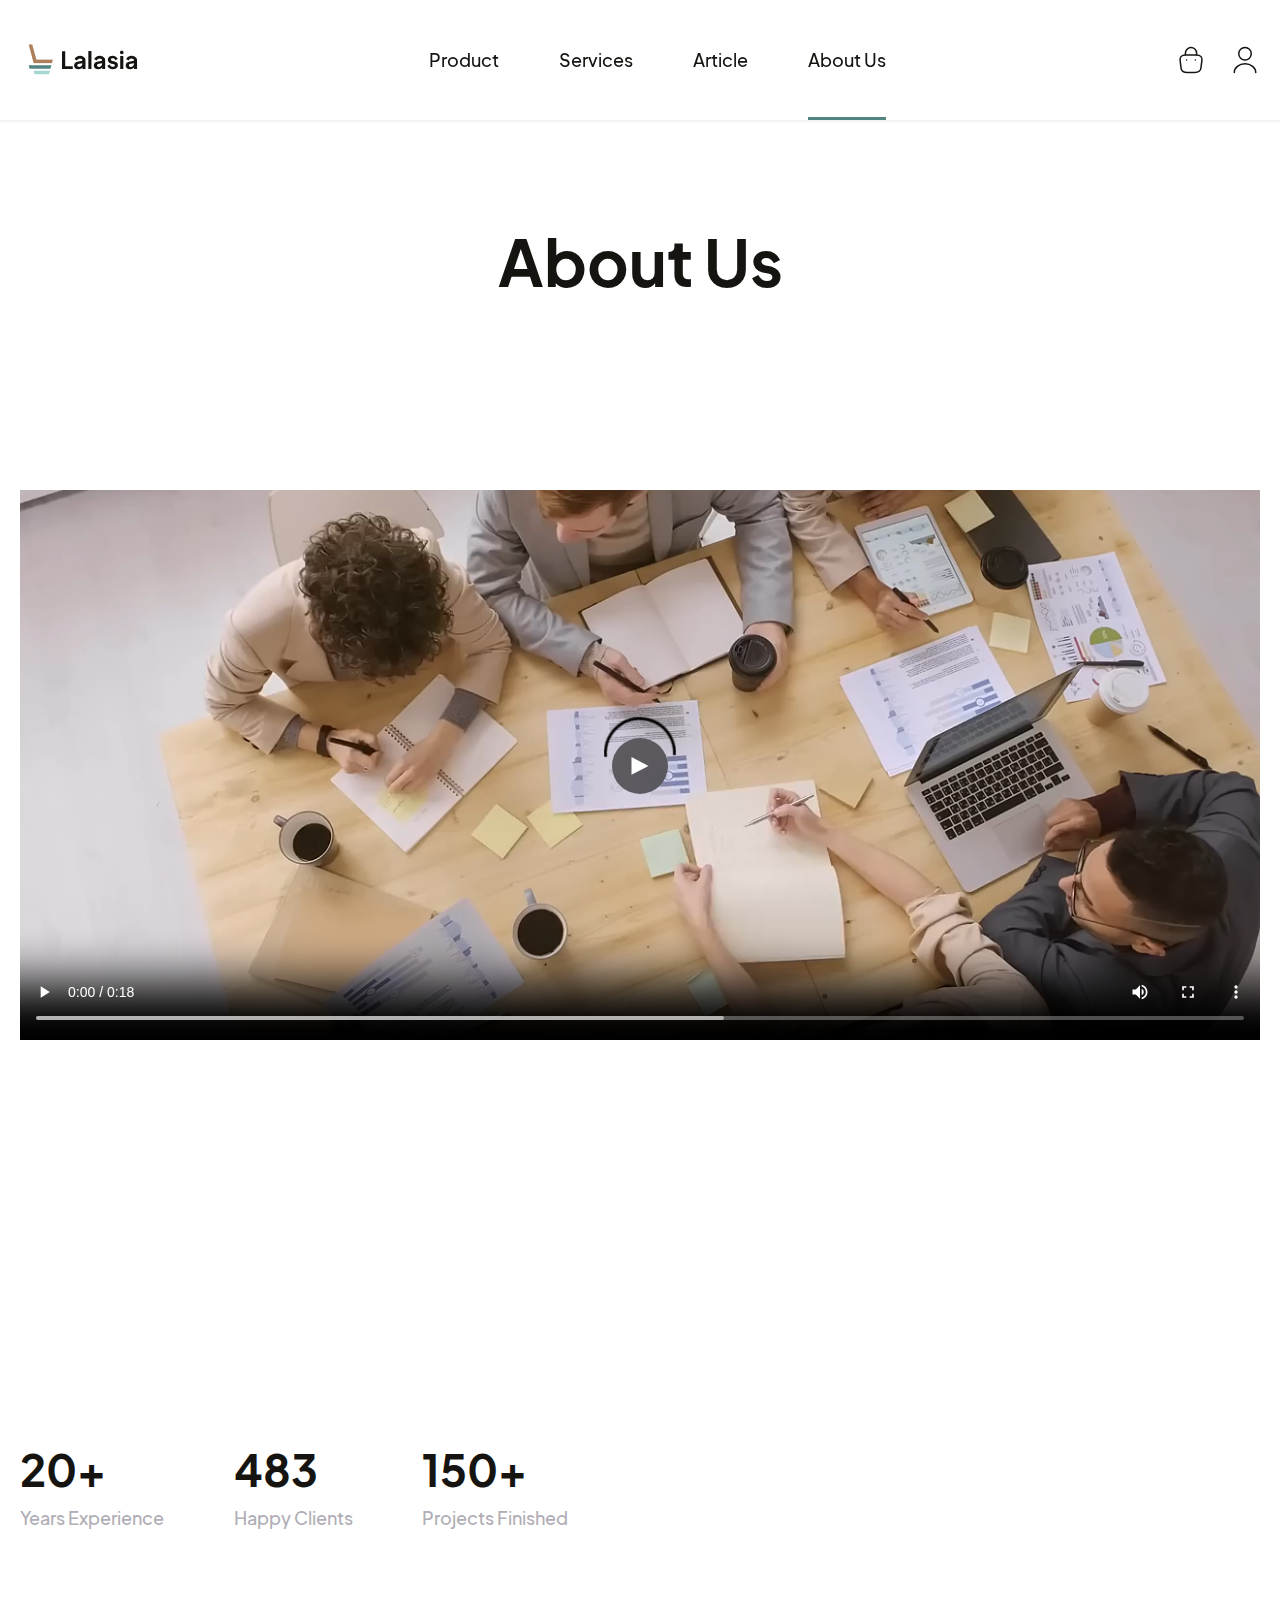
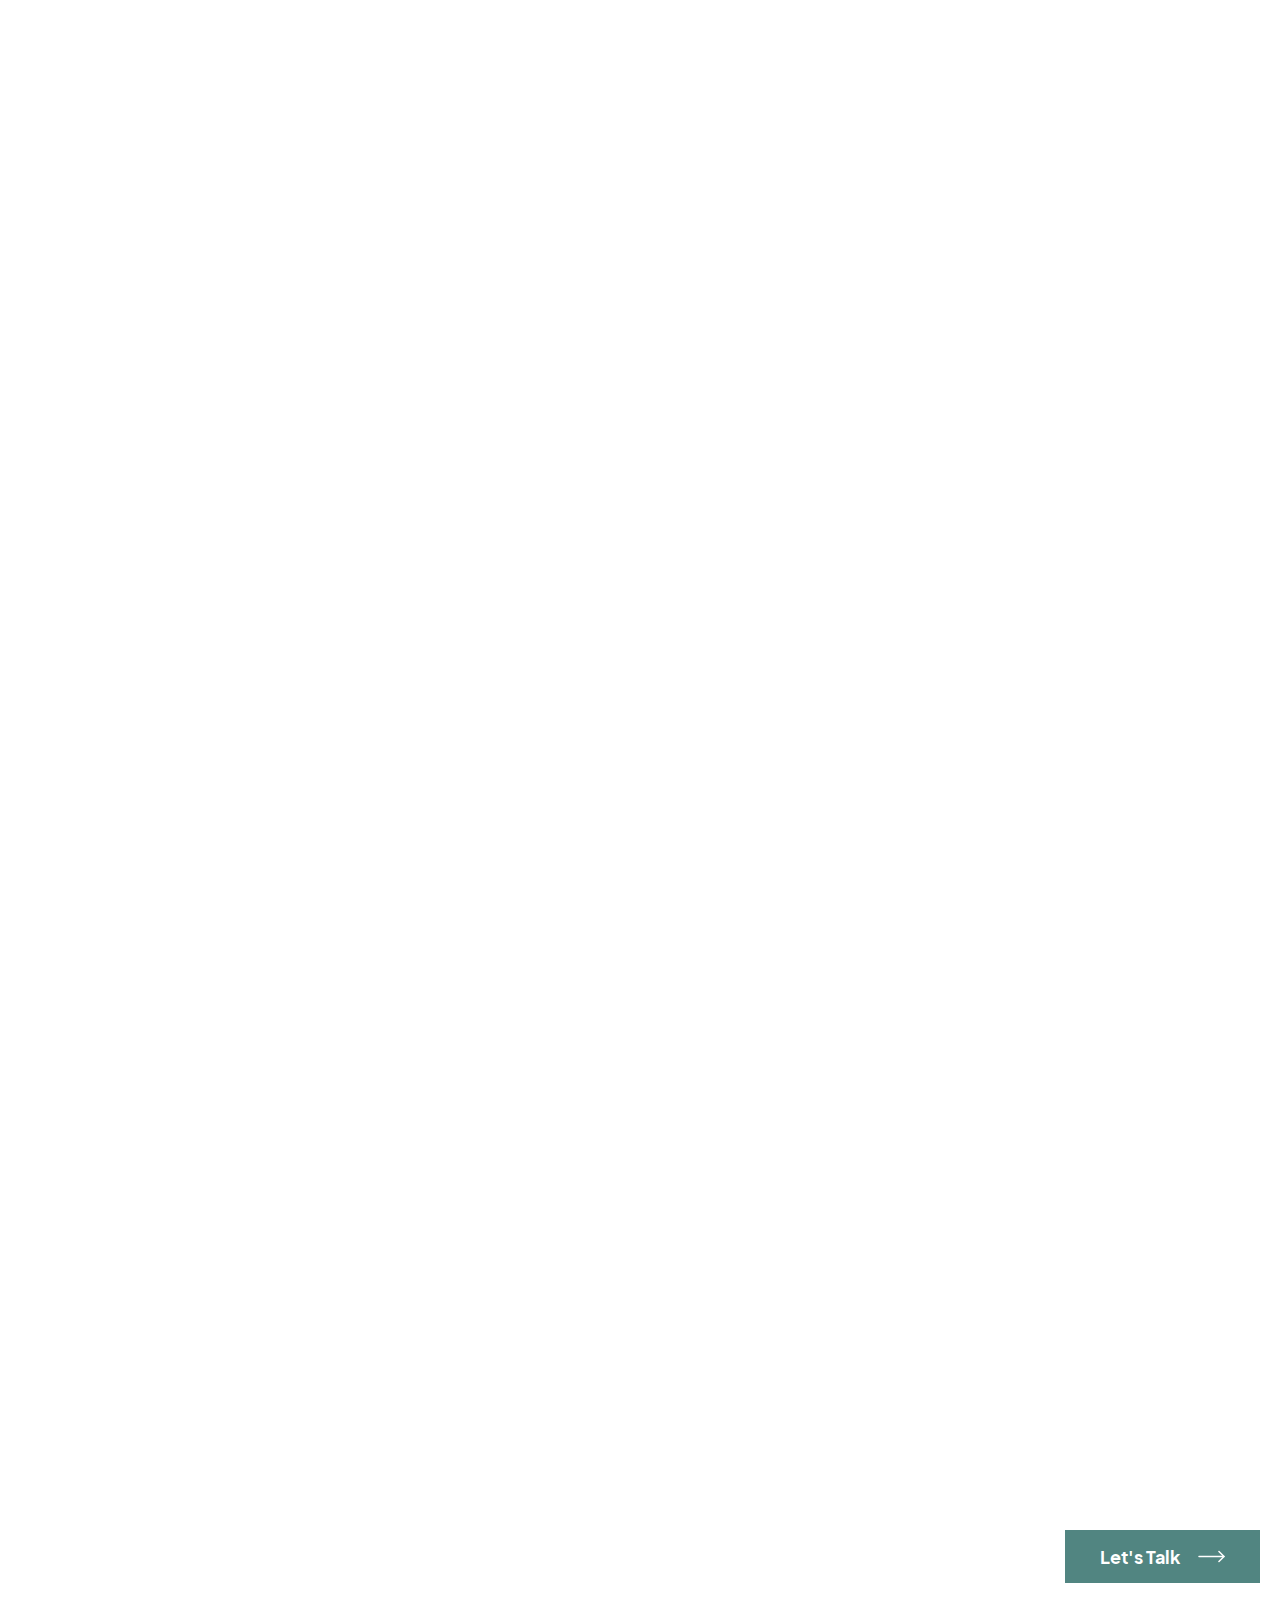
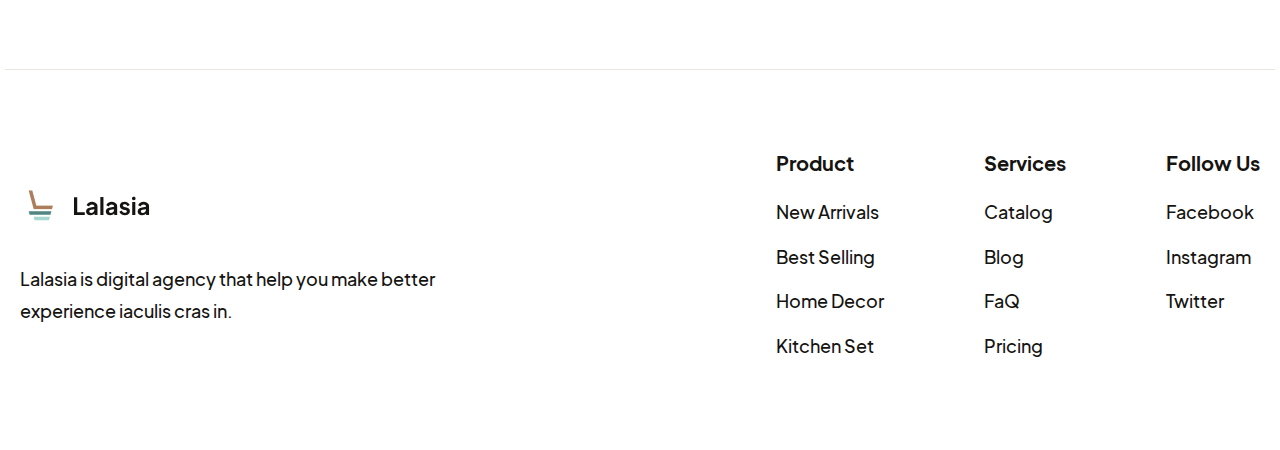
<file: about.html>
<!DOCTYPE html>
<html lang="en">

<head>
	<meta charset="UTF-8">
	<meta name="viewport" content="width=device-width, initial-scale=1.0">
	<meta name="description"
		content="At Lalasia, we blend tradition and craftsmanship to create timeless wooden furniture. Learn about our story and passion for quality.">
	<link rel="stylesheet" href="css/style.css">
	<link rel="stylesheet" href="css/about.css">
	<link rel="stylesheet" href="https://cdn.jsdelivr.net/npm/swiper@11/swiper-bundle.min.css">

	<link rel="shortcut icon" href="img/logo.ico" type="image/x-icon">
	<title>About Us</title>
</head>

<body>
	<div class="wrapper">
		<header class="header">
			<div class="header__container">
				<a href="index.html" class="header__logo logo">
					<img src="img/logo.png" alt="Image">
					<svg xmlns="http://www.w3.org/2000/svg" width="77" height="20" viewBox="0 0 77 20" fill="none">
						<path d="M0 1.21597H3.264V16.216H10.92V19.096H0V1.21597Z" fill="#151411" />
						<path
							d="M16.7272 19.384C15.3512 19.384 14.2552 19.048 13.4392 18.376C12.6392 17.704 12.2393 16.792 12.2393 15.64C12.2393 14.536 12.6153 13.624 13.3673 12.904C14.1193 12.184 15.2472 11.704 16.7512 11.464L20.6392 10.84V10.408C20.6392 9.83197 20.4153 9.35997 19.9673 8.99197C19.5353 8.62397 18.9593 8.43997 18.2393 8.43997C17.5672 8.43997 16.9672 8.62397 16.4392 8.99197C15.9272 9.34397 15.5512 9.81597 15.3112 10.408L12.7432 9.15997C13.1272 8.13597 13.8312 7.31197 14.8552 6.68797C15.8792 6.06397 17.0472 5.75197 18.3592 5.75197C19.4152 5.75197 20.3512 5.95197 21.1672 6.35197C21.9993 6.73597 22.6392 7.28797 23.0872 8.00797C23.5513 8.71197 23.7833 9.51197 23.7833 10.408V19.096H20.8073V17.704C19.7833 18.824 18.4232 19.384 16.7272 19.384ZM15.5033 15.52C15.5033 15.968 15.6712 16.328 16.0072 16.6C16.3433 16.856 16.7752 16.984 17.3032 16.984C18.2792 16.984 19.0793 16.68 19.7033 16.072C20.3273 15.448 20.6392 14.68 20.6392 13.768V13.24L17.3512 13.792C16.7272 13.92 16.2633 14.128 15.9592 14.416C15.6552 14.688 15.5033 15.056 15.5033 15.52Z"
							fill="#151411" />
						<path d="M26.6891 0.927967H29.8331V19.096H26.6891V0.927967Z" fill="#151411" />
						<path
							d="M36.696 19.384C35.32 19.384 34.224 19.048 33.408 18.376C32.608 17.704 32.208 16.792 32.208 15.64C32.208 14.536 32.584 13.624 33.336 12.904C34.088 12.184 35.216 11.704 36.72 11.464L40.608 10.84V10.408C40.608 9.83197 40.384 9.35997 39.936 8.99197C39.504 8.62397 38.928 8.43997 38.208 8.43997C37.536 8.43997 36.936 8.62397 36.408 8.99197C35.896 9.34397 35.52 9.81597 35.28 10.408L32.712 9.15997C33.096 8.13597 33.8 7.31197 34.824 6.68797C35.848 6.06397 37.016 5.75197 38.328 5.75197C39.384 5.75197 40.32 5.95197 41.136 6.35197C41.968 6.73597 42.608 7.28797 43.056 8.00797C43.52 8.71197 43.752 9.51197 43.752 10.408V19.096H40.776V17.704C39.752 18.824 38.392 19.384 36.696 19.384ZM35.472 15.52C35.472 15.968 35.64 16.328 35.976 16.6C36.312 16.856 36.744 16.984 37.272 16.984C38.248 16.984 39.048 16.68 39.672 16.072C40.296 15.448 40.608 14.68 40.608 13.768V13.24L37.32 13.792C36.696 13.92 36.232 14.128 35.928 14.416C35.624 14.688 35.472 15.056 35.472 15.52Z"
							fill="#151411" />
						<path
							d="M51.5539 19.36C50.2419 19.36 49.0819 19.048 48.0739 18.424C47.0819 17.8 46.3779 16.944 45.9619 15.856L48.2899 14.656C48.6419 15.36 49.1059 15.912 49.6819 16.312C50.2739 16.696 50.9219 16.888 51.6259 16.888C52.2339 16.888 52.7059 16.768 53.0419 16.528C53.3939 16.272 53.5699 15.928 53.5699 15.496C53.5699 15.128 53.4259 14.824 53.1379 14.584C52.8499 14.328 52.4739 14.16 52.0099 14.08L49.8739 13.72C48.7699 13.432 47.9139 12.944 47.3059 12.256C46.7139 11.552 46.4179 10.728 46.4179 9.78397C46.4179 8.99997 46.6259 8.30397 47.0419 7.69597C47.4579 7.07197 48.0339 6.59197 48.7699 6.25597C49.5219 5.91997 50.3699 5.75197 51.3139 5.75197C52.5139 5.75197 53.5699 6.03997 54.4819 6.61597C55.3939 7.17597 56.0579 7.95997 56.4739 8.96797L54.1459 10.168C53.8899 9.60797 53.4979 9.15997 52.9699 8.82397C52.4419 8.48797 51.8579 8.31997 51.2179 8.31997C50.6899 8.31997 50.2659 8.43997 49.9459 8.67997C49.6419 8.91997 49.4899 9.23197 49.4899 9.61597C49.4899 10.32 50.0179 10.792 51.0739 11.032L53.1619 11.416C54.2659 11.72 55.1219 12.216 55.7299 12.904C56.3379 13.592 56.6419 14.408 56.6419 15.352C56.6419 16.136 56.4259 16.832 55.9939 17.44C55.5779 18.048 54.9859 18.52 54.2179 18.856C53.4499 19.192 52.5619 19.36 51.5539 19.36Z"
							fill="#151411" />
						<path
							d="M58.986 6.03997H62.13V19.096H58.986V6.03997ZM58.746 2.43997C58.746 1.86397 58.906 1.41597 59.226 1.09597C59.546 0.775967 59.986 0.615967 60.546 0.615967C61.122 0.615967 61.57 0.775967 61.89 1.09597C62.21 1.41597 62.37 1.86397 62.37 2.43997C62.37 2.99997 62.21 3.43997 61.89 3.75997C61.586 4.07997 61.138 4.23997 60.546 4.23997C59.986 4.23997 59.546 4.07997 59.226 3.75997C58.906 3.43997 58.746 2.99997 58.746 2.43997Z"
							fill="#151411" />
						<path
							d="M68.9929 19.384C67.6169 19.384 66.5209 19.048 65.7049 18.376C64.9049 17.704 64.5049 16.792 64.5049 15.64C64.5049 14.536 64.8809 13.624 65.6329 12.904C66.3849 12.184 67.5129 11.704 69.0169 11.464L72.9049 10.84V10.408C72.9049 9.83197 72.6809 9.35997 72.2329 8.99197C71.8009 8.62397 71.2249 8.43997 70.5049 8.43997C69.8329 8.43997 69.2329 8.62397 68.7049 8.99197C68.1929 9.34397 67.8169 9.81597 67.5769 10.408L65.0089 9.15997C65.3929 8.13597 66.0969 7.31197 67.1209 6.68797C68.1449 6.06397 69.3129 5.75197 70.6249 5.75197C71.6809 5.75197 72.6169 5.95197 73.4329 6.35197C74.2649 6.73597 74.9049 7.28797 75.3529 8.00797C75.8169 8.71197 76.0489 9.51197 76.0489 10.408V19.096H73.0729V17.704C72.0489 18.824 70.6889 19.384 68.9929 19.384ZM67.7689 15.52C67.7689 15.968 67.9369 16.328 68.2729 16.6C68.6089 16.856 69.0409 16.984 69.5689 16.984C70.5449 16.984 71.3449 16.68 71.9689 16.072C72.5929 15.448 72.9049 14.68 72.9049 13.768V13.24L69.6169 13.792C68.9929 13.92 68.5289 14.128 68.2249 14.416C67.9209 14.688 67.7689 15.056 67.7689 15.52Z"
							fill="#151411" />
					</svg>
				</a>
				<div class="header__menu menu">
					<nav class="menu__body">
						<ul class="menu__list">
							<li class="menu__item"><a class="menu__link" href="product.html">Product</a>
							</li>
							<li class="menu__item"><a class="menu__link " href="services.html">Services</a>
							</li>
							<li class="menu__item"><a class="menu__link" href="article.html">Article</a>
							</li>
							<li class="menu__item"><a class="menu__link active" href="#">About Us</a></li>
						</ul>
						<div class="animation"></div>
					</nav>
				</div>
				<div class="header__actions">
					<a href="#" class="header__link"><svg aria-label="go to cart" xmlns="http://www.w3.org/2000/svg"
							width="30" height="30" viewBox="0 0 30 30" fill="none">
							<path
								d="M9.375 9.58739V8.37489C9.375 5.56239 11.6375 2.79989 14.45 2.53739C17.8 2.21239 20.625 4.84989 20.625 8.13739V9.86239"
								stroke="#151411" stroke-width="1.5" stroke-miterlimit="10" stroke-linecap="round"
								stroke-linejoin="round" />
							<path
								d="M11.25 27.5H18.75C23.775 27.5 24.675 25.4875 24.9375 23.0375L25.875 15.5375C26.2125 12.4875 25.3375 10 20 10H10C4.66253 10 3.78753 12.4875 4.12503 15.5375L5.06253 23.0375C5.32503 25.4875 6.22503 27.5 11.25 27.5Z"
								stroke="#151411" stroke-width="1.5" stroke-miterlimit="10" stroke-linecap="round"
								stroke-linejoin="round" />
							<path d="M19.3691 15H19.3803" stroke="#151411" stroke-width="1.5" stroke-linecap="round"
								stroke-linejoin="round" />
							<path d="M10.6181 15H10.6294" stroke="#151411" stroke-width="1.5" stroke-linecap="round"
								stroke-linejoin="round" />
						</svg>
					</a>
					<a href="#" class="header__link">
						<svg aria-label="go to user account" xmlns="http://www.w3.org/2000/svg" width="30" height="30"
							viewBox="0 0 30 30" fill="none">
							<path
								d="M15 15C18.4518 15 21.25 12.2018 21.25 8.75C21.25 5.29822 18.4518 2.5 15 2.5C11.5482 2.5 8.75 5.29822 8.75 8.75C8.75 12.2018 11.5482 15 15 15Z"
								stroke="#151411" stroke-width="1.5" stroke-linecap="round" stroke-linejoin="round" />
							<path
								d="M25.7377 27.5C25.7377 22.6625 20.9252 18.75 15.0002 18.75C9.07519 18.75 4.2627 22.6625 4.2627 27.5"
								stroke="#151411" stroke-width="1.5" stroke-linecap="round" stroke-linejoin="round" />
						</svg>
					</a>
				</div>
				<button aria-label="Burger menu button" class="icon-menu">
					<span></span>
				</button>
			</div>
		</header>
		<main class="page">
			<section class="hero">
				<div class="hero__container">
					<h1 class="hero__title">About Us</h1>
					<div class="hero__text">We display products based on the latest products we have, if you want
						to see our old products please enter the name of the item</div>
					<div class="hero__video video">
						<video id="videoPlayer" controls>
							<source src="video/video-1.mp4" type="video/mp4">
						</video>
						<button class="video__button"><svg xmlns="http://www.w3.org/2000/svg" width="18" height="19"
								viewBox="0 0 18 19" fill="none">
								<path d="M18 9.3923L-8.21101e-07 18.7846L0 -7.86805e-07L18 9.3923Z" fill="white" />
							</svg></button>
					</div>

				</div>
			</section>
			<section class="mission">
				<div class="mission__container">
					<div class="mission__left-part">
						<div class="mission__label label">Our Mission</div>
						<h2 class="mission__title title">Our team dedicated to help find smart home product</h2>
						<div class="mission__counter counter">
							<div class="counter__item item-counter">
								<div class="item-counter__number" data-start="0" data-end="20">20+</div>
								<span class="item-counter__text">Years Experience</span>
							</div>
							<div class="counter__item item-counter">
								<div class="item-counter__number" data-start="0" data-end="483">483</div>
								<span class="item-counter__text">Happy Clients</span>
							</div>
							<div class="counter__item item-counter">
								<div class="item-counter__number" data-start="0" data-end="150">150+</div>
								<span class="item-counter__text">Projects Finished</span>
							</div>
						</div>

					</div>
					<div class="mission__right-part">
						<div class="mission__item item-mission">
							<div class="item-mission__icon"><svg xmlns="http://www.w3.org/2000/svg" width="30" height="30"
									viewBox="0 0 30 30" fill="none">
									<path
										d="M21.2498 10.9C21.0123 10.9 20.7748 10.8125 20.5873 10.625L18.0873 8.12502C17.7248 7.76252 17.7248 7.16252 18.0873 6.80002C18.4498 6.43752 19.0498 6.43752 19.4123 6.80002L21.2498 8.63752L25.5873 4.31252C25.9498 3.95002 26.5498 3.95002 26.9123 4.31252C27.2748 4.67502 27.2748 5.27502 26.9123 5.63752L21.9123 10.6375C21.7248 10.8 21.4873 10.9 21.2498 10.9Z"
										fill="url(#paint0_linear_1535_264)" />
									<path
										d="M13.8125 18.6875L11.5 21C11.0125 21.4875 10.2375 21.4875 9.7375 21.0125C9.6 20.875 9.4625 20.75 9.325 20.6125C8.0375 19.3125 6.875 17.95 5.8375 16.525C4.8125 15.1 3.9875 13.675 3.3875 12.2625C2.8 10.8375 2.5 9.475 2.5 8.175C2.5 7.325 2.65 6.5125 2.95 5.7625C3.25 5 3.725 4.3 4.3875 3.675C5.1875 2.8875 6.0625 2.5 6.9875 2.5C7.3375 2.5 7.6875 2.575 8 2.725C8.325 2.875 8.6125 3.1 8.8375 3.425L11.7375 7.5125C11.9625 7.825 12.125 8.1125 12.2375 8.3875C12.35 8.65 12.4125 8.9125 12.4125 9.15C12.4125 9.45 12.325 9.75 12.15 10.0375C11.9875 10.325 11.75 10.625 11.45 10.925L10.5 11.9125C10.3625 12.05 10.3 12.2125 10.3 12.4125C10.3 12.5125 10.3125 12.6 10.3375 12.7C10.375 12.8 10.4125 12.875 10.4375 12.95C10.6625 13.3625 11.05 13.9 11.6 14.55C12.1625 15.2 12.7625 15.8625 13.4125 16.525C13.5375 16.65 13.675 16.775 13.8 16.9C14.3 17.3875 14.3125 18.1875 13.8125 18.6875Z"
										fill="url(#paint1_linear_1535_264)" />
									<path
										d="M27.4625 22.9125C27.4625 23.2625 27.4 23.625 27.275 23.975C27.2375 24.075 27.2 24.175 27.15 24.275C26.9375 24.725 26.6625 25.15 26.3 25.55C25.6875 26.225 25.0125 26.7125 24.25 27.025C24.2375 27.025 24.225 27.0375 24.2125 27.0375C23.475 27.3375 22.675 27.5 21.8125 27.5C20.5375 27.5 19.175 27.2 17.7375 26.5875C16.3 25.975 14.8625 25.15 13.4375 24.1125C12.95 23.75 12.4625 23.3875 12 23L16.0875 18.9125C16.4375 19.175 16.75 19.375 17.0125 19.5125C17.075 19.5375 17.15 19.575 17.2375 19.6125C17.3375 19.65 17.4375 19.6625 17.55 19.6625C17.7625 19.6625 17.925 19.5875 18.0625 19.45L19.0125 18.5125C19.325 18.2 19.625 17.9625 19.9125 17.8125C20.2 17.6375 20.4875 17.55 20.8 17.55C21.0375 17.55 21.2875 17.6 21.5625 17.7125C21.8375 17.825 22.125 17.9875 22.4375 18.2L26.575 21.1375C26.9 21.3625 27.125 21.625 27.2625 21.9375C27.3875 22.25 27.4625 22.5625 27.4625 22.9125Z"
										fill="url(#paint2_linear_1535_264)" />
									<defs>
										<linearGradient id="paint0_linear_1535_264" x1="29.3749" y1="2.50001" x2="17.4999" y2="10"
											gradientUnits="userSpaceOnUse">
											<stop offset="0.8197" stop-color="#69AFA9" />
											<stop offset="0.8197" stop-color="#A1D5CF" />
										</linearGradient>
										<linearGradient id="paint1_linear_1535_264" x1="-10.625" y1="2.5" x2="48.125" y2="43.125"
											gradientUnits="userSpaceOnUse">
											<stop offset="0.198716" stop-color="#FFB23F" />
											<stop offset="1" stop-color="#FAD8A5" />
										</linearGradient>
										<linearGradient id="paint2_linear_1535_264" x1="-1.25012" y1="17.5" x2="29.9999"
											y2="25.625" gradientUnits="userSpaceOnUse">
											<stop offset="0.365293" stop-color="#FFB23F" />
											<stop offset="1" stop-color="#FAD8A5" />
										</linearGradient>
									</defs>
								</svg>
							</div>
							<div class="item-mission__wrap">
								<h3 class="item-mission__title">24/7 Supports</h3>
								<div class="item-mission__text">24/7 support means a support service that is provided 24 hours a
									day and 7 days a week.</div>
							</div>
						</div>
						<div class="mission__item item-mission">
							<div class="item-mission__icon">
								<svg xmlns="http://www.w3.org/2000/svg" width="30" height="30" viewBox="0 0 30 30" fill="none">
									<path
										d="M16.4875 7.5H8.4875C8.1625 7.5 7.85 7.5125 7.55 7.55C4.1875 7.8375 2.5 9.825 2.5 13.4875V18.4875C2.5 23.4875 4.5 24.475 8.4875 24.475H8.9875C9.2625 24.475 9.625 24.6625 9.7875 24.875L11.2875 26.875C11.95 27.7625 13.025 27.7625 13.6875 26.875L15.1875 24.875C15.375 24.625 15.675 24.475 15.9875 24.475H16.4875C20.15 24.475 22.1375 22.8 22.425 19.425C22.4625 19.125 22.475 18.8125 22.475 18.4875V13.4875C22.475 9.5 20.475 7.5 16.4875 7.5ZM8.125 17.5C7.425 17.5 6.875 16.9375 6.875 16.25C6.875 15.5625 7.4375 15 8.125 15C8.8125 15 9.375 15.5625 9.375 16.25C9.375 16.9375 8.8125 17.5 8.125 17.5ZM12.4875 17.5C11.7875 17.5 11.2375 16.9375 11.2375 16.25C11.2375 15.5625 11.8 15 12.4875 15C13.175 15 13.7375 15.5625 13.7375 16.25C13.7375 16.9375 13.1875 17.5 12.4875 17.5ZM16.8625 17.5C16.1625 17.5 15.6125 16.9375 15.6125 16.25C15.6125 15.5625 16.175 15 16.8625 15C17.55 15 18.1125 15.5625 18.1125 16.25C18.1125 16.9375 17.55 17.5 16.8625 17.5Z"
										fill="url(#paint0_linear_1554_398)" />
									<path
										d="M27.4748 8.4875V13.4875C27.4748 15.9875 26.6998 17.6875 25.1498 18.625C24.7748 18.85 24.3373 18.55 24.3373 18.1125L24.3498 13.4875C24.3498 8.4875 21.4873 5.625 16.4873 5.625L8.87482 5.6375C8.43732 5.6375 8.13732 5.2 8.36232 4.825C9.29982 3.275 10.9998 2.5 13.4873 2.5H21.4873C25.4748 2.5 27.4748 4.5 27.4748 8.4875Z"
										fill="url(#paint1_linear_1554_398)" />
									<defs>
										<linearGradient id="paint0_linear_1554_398" x1="1.24963e-06" y1="30" x2="37.5"
											y2="-10.625" gradientUnits="userSpaceOnUse">
											<stop offset="0.203125" stop-color="#FFB23F" />
											<stop offset="0.540676" stop-color="#FAD8A5" />
										</linearGradient>
										<linearGradient id="paint1_linear_1554_398" x1="38.1251" y1="-6.25" x2="5.62512"
											y2="8.125" gradientUnits="userSpaceOnUse">
											<stop offset="0.351787" stop-color="#66ADA7" />
											<stop offset="0.884165" stop-color="#9FD3CD" />
										</linearGradient>
									</defs>
								</svg>
							</div>
							<div class="item-mission__wrap">
								<h3 class="item-mission__title">Free Consultation</h3>
								<div class="item-mission__text">A free consultation is a one-on-one interaction or conversation
									given freely to share one's thoughts</div>
							</div>
						</div>
						<div class="mission__item item-mission">
							<div class="item-mission__icon">
								<svg xmlns="http://www.w3.org/2000/svg" width="30" height="30" viewBox="0 0 30 30" fill="none">
									<path
										d="M22.2623 6.8625V7.7875L17.8373 5.225C16.1623 4.2625 13.8248 4.2625 12.1623 5.225L7.7373 7.8V6.8625C7.7373 4.05 9.2748 2.5 12.0873 2.5H17.9123C20.7248 2.5 22.2623 4.05 22.2623 6.8625Z"
										fill="url(#paint0_linear_1554_590)" />
									<path
										d="M22.3 9.96249L22.125 9.87499L20.425 8.89999L16.9 6.86249C15.825 6.23749 14.175 6.23749 13.1 6.86249L9.575 8.88749L7.875 9.88749L7.65 9.99999C5.4625 11.475 5.3125 11.75 5.3125 14.1125V19.7625C5.3125 22.125 5.4625 22.4 7.7 23.9125L13.1 27.025C13.6375 27.35 14.3125 27.4875 15 27.4875C15.675 27.4875 16.3625 27.3375 16.9 27.025L22.35 23.875C24.55 22.4 24.6875 22.1375 24.6875 19.7625V14.1125C24.6875 11.75 24.5375 11.475 22.3 9.96249ZM18.4875 16.875L17.725 17.8125C17.6 17.95 17.5125 18.2125 17.525 18.4L17.6 19.6C17.65 20.3375 17.125 20.7125 16.4375 20.45L15.325 20C15.15 19.9375 14.8625 19.9375 14.6875 20L13.575 20.4375C12.8875 20.7125 12.3625 20.325 12.4125 19.5875L12.4875 18.3875C12.5 18.2 12.4125 17.9375 12.2875 17.8L11.5125 16.875C11.0375 16.3125 11.25 15.6875 11.9625 15.5L13.125 15.2C13.3125 15.15 13.525 14.975 13.625 14.825L14.275 13.825C14.675 13.2 15.3125 13.2 15.725 13.825L16.375 14.825C16.475 14.9875 16.7 15.15 16.875 15.2L18.0375 15.5C18.75 15.6875 18.9625 16.3125 18.4875 16.875Z"
										fill="url(#paint1_linear_1554_590)" />
									<defs>
										<linearGradient id="paint0_linear_1554_590" x1="34.5" y1="-45" x2="-11.5" y2="26.5"
											gradientUnits="userSpaceOnUse">
											<stop offset="0.390186" stop-color="#59A49E" />
											<stop offset="0.767343" stop-color="#A6D8D2" />
										</linearGradient>
										<linearGradient id="paint1_linear_1554_590" x1="7.5" y1="25" x2="25" y2="6"
											gradientUnits="userSpaceOnUse">
											<stop offset="0.212076" stop-color="#FFB23F" />
											<stop offset="0.720856" stop-color="#FAD8A5" />
										</linearGradient>
									</defs>
								</svg>
							</div>
							<div class="item-mission__wrap">
								<h3 class="item-mission__title">2Overall Guarantee</h3>
								<div class="item-mission__text">The comprehensive guarantee is required for import, warehousing,
									transit, processing and specific use.</div>
							</div>
						</div>
					</div>
				</div>
			</section>
			<section class="team">
				<div class="team__container">
					<div class="team__top-wrap">
						<div class="team__header">
							<div class="team__label label">Our Team</div>
							<h2 class="team__title title">Meet our leading and strong team</h2>
						</div>
						<div class="team__text text">Pellentesque etiam blandit in tincidunt at donec. Eget ipsum dignissim
							placerat nisi, adipiscing mauris non purus
							parturient.</div>
					</div>
					<div class="team__wrapper">
						<div class="team__item item-team">
							<img class="item-team__image" src="img/team-1.jpg" alt="team member">
							<h3 class="item-team__title">Jesse Depp</h3>
							<span>Founder & CEO</span>
						</div>
						<div class="team__item item-team">
							<img class="item-team__image" src="img/team-2.jpg" alt="team member">
							<h3 class="item-team__title">Jesse Depp</h3>
							<span>Founder & CEO</span>
						</div>
						<div class="team__item item-team">
							<img class="item-team__image" src="img/team-3.jpg" alt="team member">
							<h3 class="item-team__title">Jesse Depp</h3>
							<span>Founder & CEO</span>
						</div>
						<div class="team__item item-team">
							<img class="item-team__image" src="img/team-4.jpg" alt="team member">
							<h3 class="item-team__title">Jesse Depp</h3>
							<span>Founder & CEO</span>
						</div>
						<div class="team__item item-team">
							<img class="item-team__image" src="img/team-5.jpg" alt="team member">
							<h3 class="item-team__title">Jesse Depp</h3>
							<span>Founder & CEO</span>
						</div>
						<div class="team__item item-team">
							<img class="item-team__image" src="img/team-6.jpg" alt="team member">
							<h3 class="item-team__title">Jesse Depp</h3>
							<span>Founder & CEO</span>
						</div>

					</div>
				</div>
			</section>
			<section class="cta">
				<div class="cta__container">
					<h2 class="cta__title">Are you interested
						work with us?</h2>
					<button class="cta__button button"><span>Let's talk</span><svg xmlns="http://www.w3.org/2000/svg"
							width="27" height="13" viewBox="0 0 27 13" fill="none">
							<path d="M20.959 1.44165L26.0004 6.49998L20.959 11.5583" stroke="white" stroke-width="1.5"
								stroke-miterlimit="10" stroke-linecap="round" stroke-linejoin="round" />
							<path d="M1 6.5L25.9166 6.5" stroke="white" stroke-width="1.5" stroke-miterlimit="10"
								stroke-linecap="round" stroke-linejoin="round" />
						</svg>
					</button>
				</div>
			</section>
		</main>
		<footer class="footer">
			<div class="footer__container">
				<div class="footer__wrap">
					<div class="footer__logo logo"><img src="img/logo.png" alt="Image">
						<svg xmlns="http://www.w3.org/2000/svg" width="77" height="20" viewBox="0 0 77 20" fill="none">
							<path d="M0 1.21597H3.264V16.216H10.92V19.096H0V1.21597Z" fill="#151411" />
							<path
								d="M16.7272 19.384C15.3512 19.384 14.2552 19.048 13.4392 18.376C12.6392 17.704 12.2393 16.792 12.2393 15.64C12.2393 14.536 12.6153 13.624 13.3673 12.904C14.1193 12.184 15.2472 11.704 16.7512 11.464L20.6392 10.84V10.408C20.6392 9.83197 20.4153 9.35997 19.9673 8.99197C19.5353 8.62397 18.9593 8.43997 18.2393 8.43997C17.5672 8.43997 16.9672 8.62397 16.4392 8.99197C15.9272 9.34397 15.5512 9.81597 15.3112 10.408L12.7432 9.15997C13.1272 8.13597 13.8312 7.31197 14.8552 6.68797C15.8792 6.06397 17.0472 5.75197 18.3592 5.75197C19.4152 5.75197 20.3512 5.95197 21.1672 6.35197C21.9993 6.73597 22.6392 7.28797 23.0872 8.00797C23.5513 8.71197 23.7833 9.51197 23.7833 10.408V19.096H20.8073V17.704C19.7833 18.824 18.4232 19.384 16.7272 19.384ZM15.5033 15.52C15.5033 15.968 15.6712 16.328 16.0072 16.6C16.3433 16.856 16.7752 16.984 17.3032 16.984C18.2792 16.984 19.0793 16.68 19.7033 16.072C20.3273 15.448 20.6392 14.68 20.6392 13.768V13.24L17.3512 13.792C16.7272 13.92 16.2633 14.128 15.9592 14.416C15.6552 14.688 15.5033 15.056 15.5033 15.52Z"
								fill="#151411" />
							<path d="M26.6891 0.927967H29.8331V19.096H26.6891V0.927967Z" fill="#151411" />
							<path
								d="M36.696 19.384C35.32 19.384 34.224 19.048 33.408 18.376C32.608 17.704 32.208 16.792 32.208 15.64C32.208 14.536 32.584 13.624 33.336 12.904C34.088 12.184 35.216 11.704 36.72 11.464L40.608 10.84V10.408C40.608 9.83197 40.384 9.35997 39.936 8.99197C39.504 8.62397 38.928 8.43997 38.208 8.43997C37.536 8.43997 36.936 8.62397 36.408 8.99197C35.896 9.34397 35.52 9.81597 35.28 10.408L32.712 9.15997C33.096 8.13597 33.8 7.31197 34.824 6.68797C35.848 6.06397 37.016 5.75197 38.328 5.75197C39.384 5.75197 40.32 5.95197 41.136 6.35197C41.968 6.73597 42.608 7.28797 43.056 8.00797C43.52 8.71197 43.752 9.51197 43.752 10.408V19.096H40.776V17.704C39.752 18.824 38.392 19.384 36.696 19.384ZM35.472 15.52C35.472 15.968 35.64 16.328 35.976 16.6C36.312 16.856 36.744 16.984 37.272 16.984C38.248 16.984 39.048 16.68 39.672 16.072C40.296 15.448 40.608 14.68 40.608 13.768V13.24L37.32 13.792C36.696 13.92 36.232 14.128 35.928 14.416C35.624 14.688 35.472 15.056 35.472 15.52Z"
								fill="#151411" />
							<path
								d="M51.5539 19.36C50.2419 19.36 49.0819 19.048 48.0739 18.424C47.0819 17.8 46.3779 16.944 45.9619 15.856L48.2899 14.656C48.6419 15.36 49.1059 15.912 49.6819 16.312C50.2739 16.696 50.9219 16.888 51.6259 16.888C52.2339 16.888 52.7059 16.768 53.0419 16.528C53.3939 16.272 53.5699 15.928 53.5699 15.496C53.5699 15.128 53.4259 14.824 53.1379 14.584C52.8499 14.328 52.4739 14.16 52.0099 14.08L49.8739 13.72C48.7699 13.432 47.9139 12.944 47.3059 12.256C46.7139 11.552 46.4179 10.728 46.4179 9.78397C46.4179 8.99997 46.6259 8.30397 47.0419 7.69597C47.4579 7.07197 48.0339 6.59197 48.7699 6.25597C49.5219 5.91997 50.3699 5.75197 51.3139 5.75197C52.5139 5.75197 53.5699 6.03997 54.4819 6.61597C55.3939 7.17597 56.0579 7.95997 56.4739 8.96797L54.1459 10.168C53.8899 9.60797 53.4979 9.15997 52.9699 8.82397C52.4419 8.48797 51.8579 8.31997 51.2179 8.31997C50.6899 8.31997 50.2659 8.43997 49.9459 8.67997C49.6419 8.91997 49.4899 9.23197 49.4899 9.61597C49.4899 10.32 50.0179 10.792 51.0739 11.032L53.1619 11.416C54.2659 11.72 55.1219 12.216 55.7299 12.904C56.3379 13.592 56.6419 14.408 56.6419 15.352C56.6419 16.136 56.4259 16.832 55.9939 17.44C55.5779 18.048 54.9859 18.52 54.2179 18.856C53.4499 19.192 52.5619 19.36 51.5539 19.36Z"
								fill="#151411" />
							<path
								d="M58.986 6.03997H62.13V19.096H58.986V6.03997ZM58.746 2.43997C58.746 1.86397 58.906 1.41597 59.226 1.09597C59.546 0.775967 59.986 0.615967 60.546 0.615967C61.122 0.615967 61.57 0.775967 61.89 1.09597C62.21 1.41597 62.37 1.86397 62.37 2.43997C62.37 2.99997 62.21 3.43997 61.89 3.75997C61.586 4.07997 61.138 4.23997 60.546 4.23997C59.986 4.23997 59.546 4.07997 59.226 3.75997C58.906 3.43997 58.746 2.99997 58.746 2.43997Z"
								fill="#151411" />
							<path
								d="M68.9929 19.384C67.6169 19.384 66.5209 19.048 65.7049 18.376C64.9049 17.704 64.5049 16.792 64.5049 15.64C64.5049 14.536 64.8809 13.624 65.6329 12.904C66.3849 12.184 67.5129 11.704 69.0169 11.464L72.9049 10.84V10.408C72.9049 9.83197 72.6809 9.35997 72.2329 8.99197C71.8009 8.62397 71.2249 8.43997 70.5049 8.43997C69.8329 8.43997 69.2329 8.62397 68.7049 8.99197C68.1929 9.34397 67.8169 9.81597 67.5769 10.408L65.0089 9.15997C65.3929 8.13597 66.0969 7.31197 67.1209 6.68797C68.1449 6.06397 69.3129 5.75197 70.6249 5.75197C71.6809 5.75197 72.6169 5.95197 73.4329 6.35197C74.2649 6.73597 74.9049 7.28797 75.3529 8.00797C75.8169 8.71197 76.0489 9.51197 76.0489 10.408V19.096H73.0729V17.704C72.0489 18.824 70.6889 19.384 68.9929 19.384ZM67.7689 15.52C67.7689 15.968 67.9369 16.328 68.2729 16.6C68.6089 16.856 69.0409 16.984 69.5689 16.984C70.5449 16.984 71.3449 16.68 71.9689 16.072C72.5929 15.448 72.9049 14.68 72.9049 13.768V13.24L69.6169 13.792C68.9929 13.92 68.5289 14.128 68.2249 14.416C67.9209 14.688 67.7689 15.056 67.7689 15.52Z"
								fill="#151411" />
						</svg>
					</div>
					<div class="footer__text">Lalasia is digital agency that help you make better experience iaculis cras in.
					</div>
				</div>
				<div class="footer__links-wrap">
					<div class="footer__item item-footer">
						<h3 class="item-footer__title">
							Product
						</h3>
						<ul class="item-footer__list">
							<li class="item-footer__item">
								<a href="#" class="item-footer__link">New Arrivals</a>
							</li>
							<li class="item-footer__item">
								<a href="#" class="item-footer__link">Best Selling</a>
							</li>
							<li class="item-footer__item">
								<a href="#" class="item-footer__link">Home Decor</a>
							</li>
							<li class="item-footer__item">
								<a href="#" class="item-footer__link">Kitchen Set</a>
							</li>
						</ul>
					</div>
					<div class="footer__item item-footer">
						<h3 class="item-footer__title">
							Services
						</h3>
						<ul class="item-footer__list">
							<li class="item-footer__item">
								<a href="#" class="item-footer__link">Catalog</a>
							</li>
							<li class="item-footer__item">
								<a href="#" class="item-footer__link">Blog</a>
							</li>
							<li class="item-footer__item">
								<a href="#" class="item-footer__link">FaQ</a>
							</li>
							<li class="item-footer__item">
								<a href="#" class="item-footer__link">Pricing</a>
							</li>
						</ul>
					</div>
					<div class="footer__item item-footer">
						<h3 class="item-footer__title">
							Follow Us
						</h3>
						<ul class="item-footer__list">
							<li class="item-footer__item">
								<a href="#" class="item-footer__link">Facebook</a>
							</li>
							<li class="item-footer__item">
								<a href="#" class="item-footer__link">Instagram</a>
							</li>
							<li class="item-footer__item">
								<a href="#" class="item-footer__link">Twitter</a>
							</li>
						</ul>
					</div>
				</div>
			</div>
		</footer>
		<script src="https://cdn.jsdelivr.net/npm/swiper@11/swiper-bundle.min.js"></script>

		<script src="js/script.js"></script>
	</div>
</body>

</html>
</file>
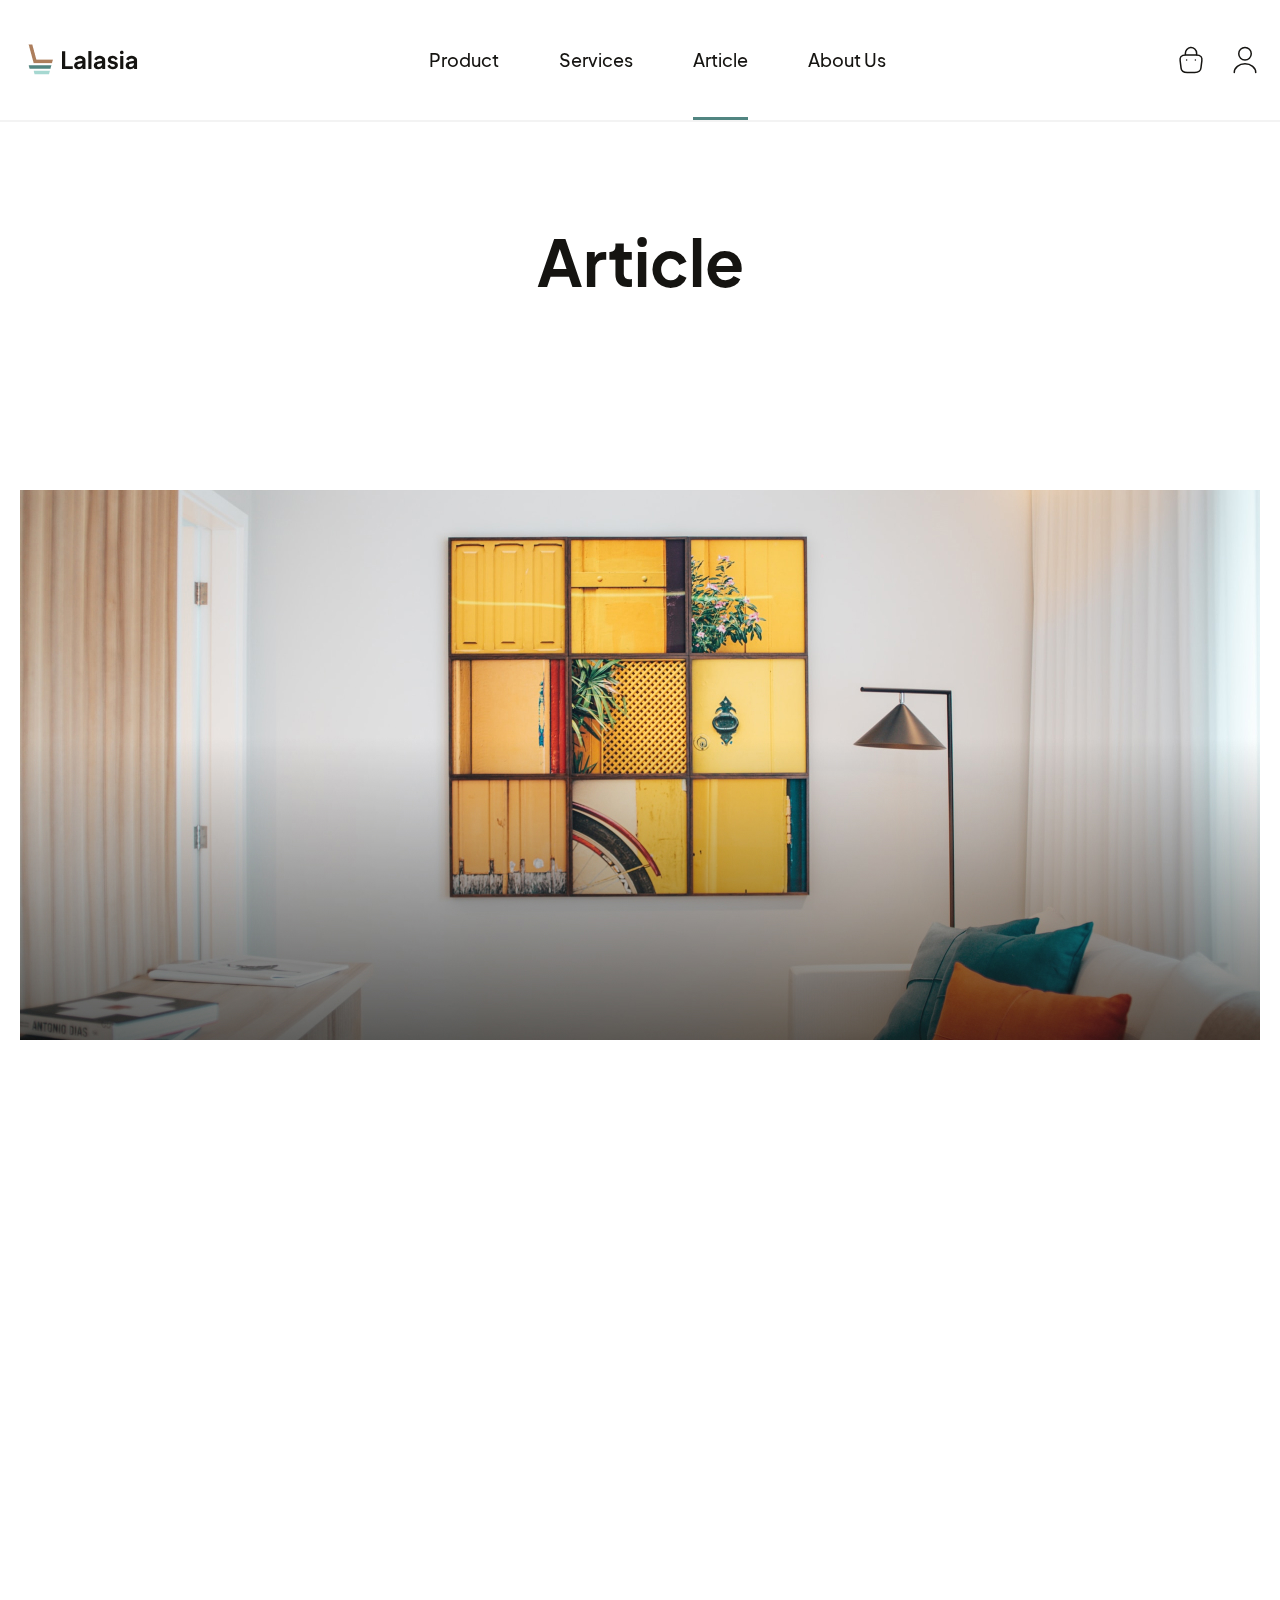
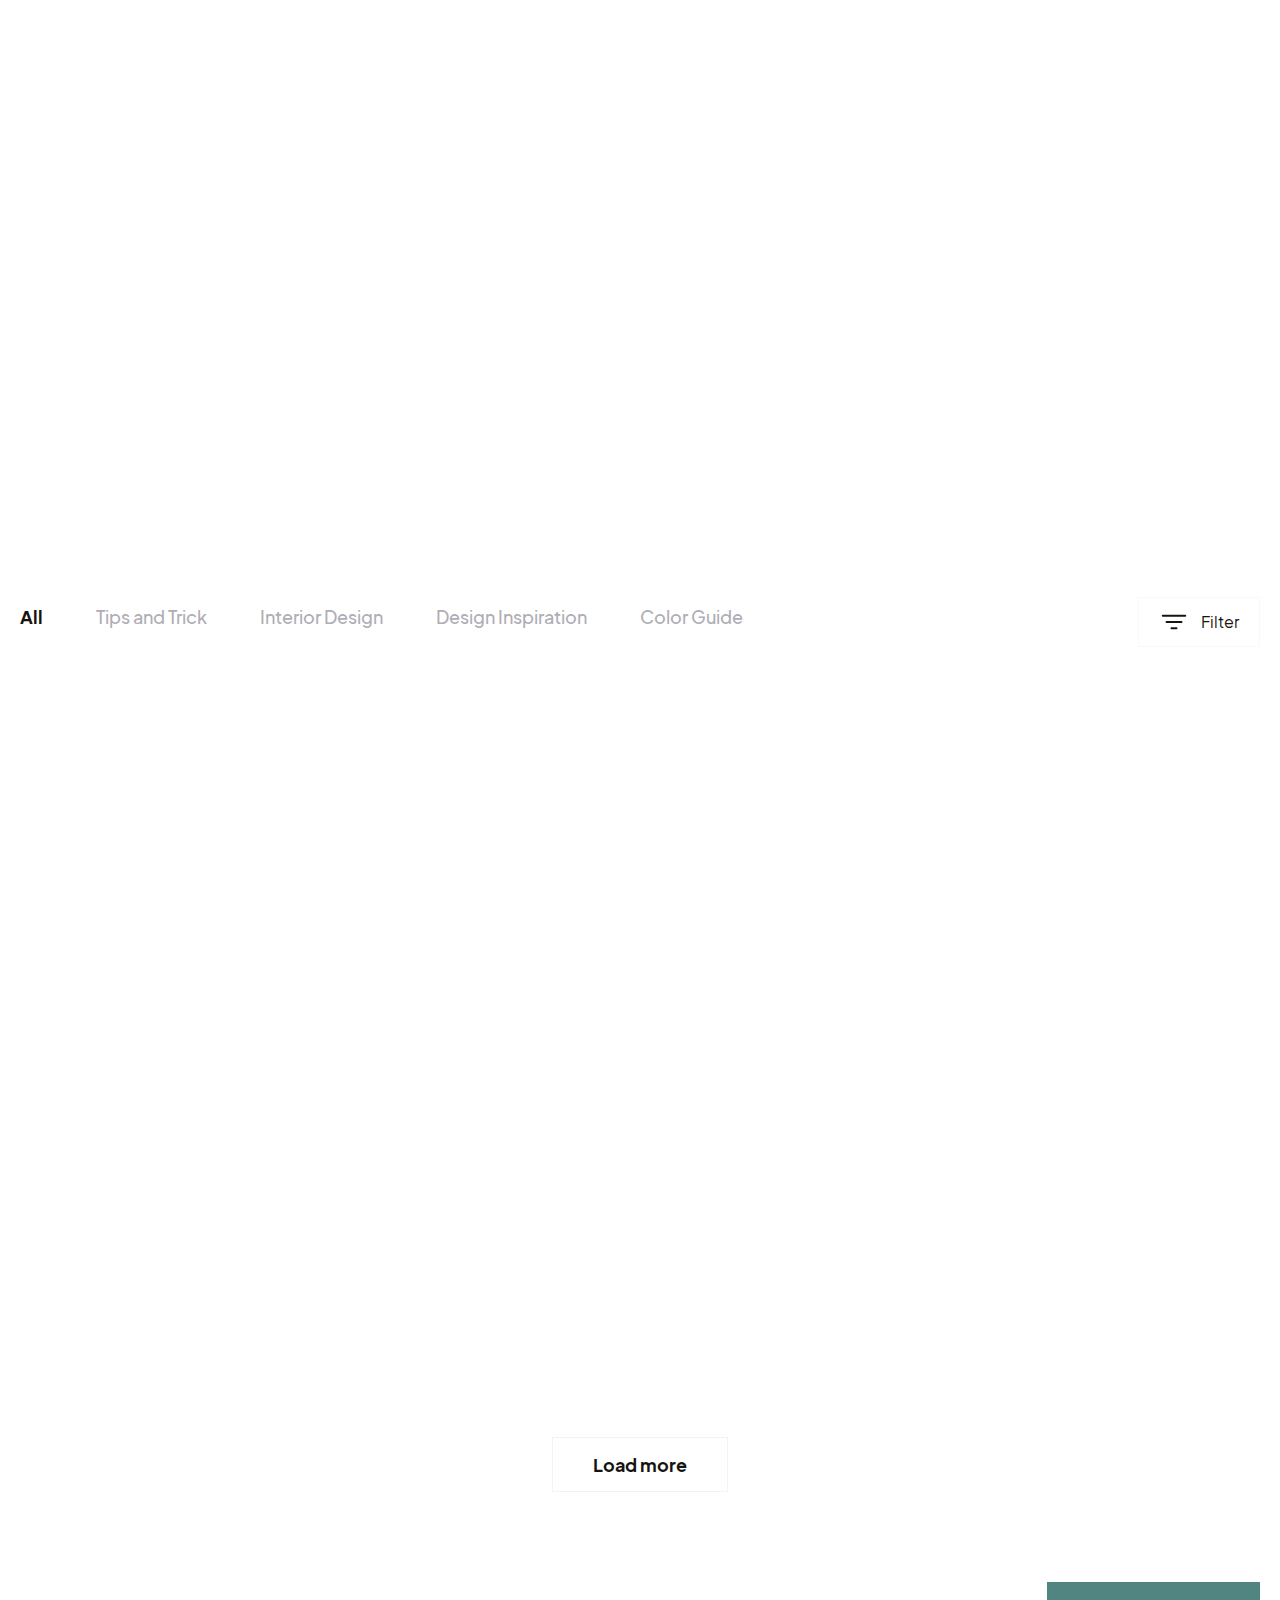
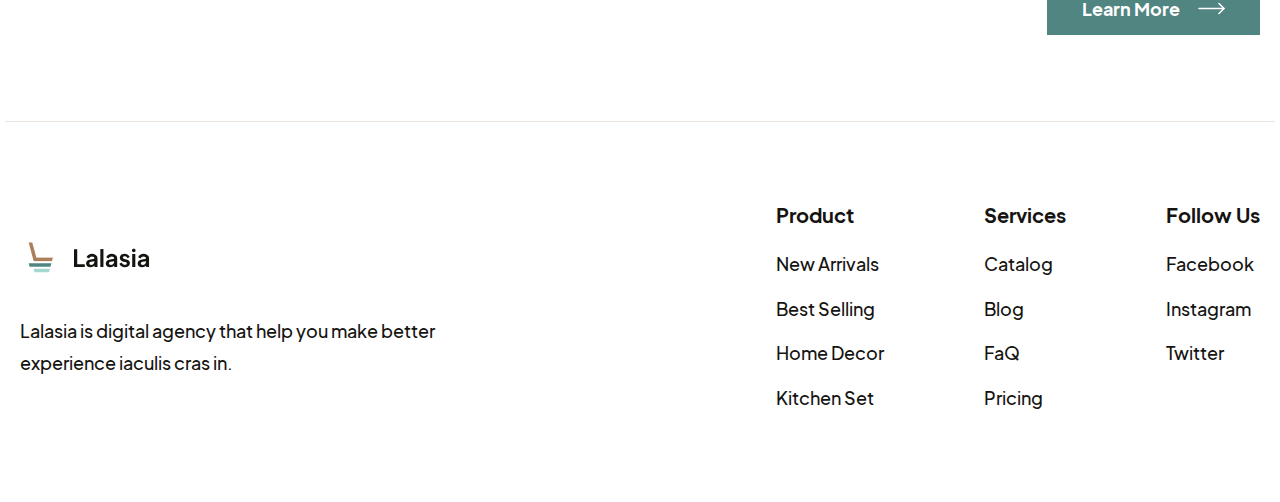
<file: article.html>
<!DOCTYPE html>
<html lang="en">

<head>
	<meta charset="UTF-8">
	<meta name="viewport" content="width=device-width, initial-scale=1.0">
	<meta name="description"
		content="Discover expert tips for maintaining your wooden furniture. Read our guide and keep your pieces looking beautiful for years to come">
	<link rel="stylesheet" href="css/style.css">
	<link rel="stylesheet" href="css/article.css">
	<link rel="stylesheet" href="https://cdn.jsdelivr.net/npm/swiper@11/swiper-bundle.min.css">

	<link rel="shortcut icon" href="img/logo.ico" type="image/x-icon">
	<title>Article</title>
</head>

<body>
	<div class="wrapper">
		<header class="header">
			<div class="header__container">
				<a href="index.html" class="header__logo logo">
					<img src="img/logo.png" alt="Image">
					<svg xmlns="http://www.w3.org/2000/svg" width="77" height="20" viewBox="0 0 77 20" fill="none">
						<path d="M0 1.21597H3.264V16.216H10.92V19.096H0V1.21597Z" fill="#151411" />
						<path
							d="M16.7272 19.384C15.3512 19.384 14.2552 19.048 13.4392 18.376C12.6392 17.704 12.2393 16.792 12.2393 15.64C12.2393 14.536 12.6153 13.624 13.3673 12.904C14.1193 12.184 15.2472 11.704 16.7512 11.464L20.6392 10.84V10.408C20.6392 9.83197 20.4153 9.35997 19.9673 8.99197C19.5353 8.62397 18.9593 8.43997 18.2393 8.43997C17.5672 8.43997 16.9672 8.62397 16.4392 8.99197C15.9272 9.34397 15.5512 9.81597 15.3112 10.408L12.7432 9.15997C13.1272 8.13597 13.8312 7.31197 14.8552 6.68797C15.8792 6.06397 17.0472 5.75197 18.3592 5.75197C19.4152 5.75197 20.3512 5.95197 21.1672 6.35197C21.9993 6.73597 22.6392 7.28797 23.0872 8.00797C23.5513 8.71197 23.7833 9.51197 23.7833 10.408V19.096H20.8073V17.704C19.7833 18.824 18.4232 19.384 16.7272 19.384ZM15.5033 15.52C15.5033 15.968 15.6712 16.328 16.0072 16.6C16.3433 16.856 16.7752 16.984 17.3032 16.984C18.2792 16.984 19.0793 16.68 19.7033 16.072C20.3273 15.448 20.6392 14.68 20.6392 13.768V13.24L17.3512 13.792C16.7272 13.92 16.2633 14.128 15.9592 14.416C15.6552 14.688 15.5033 15.056 15.5033 15.52Z"
							fill="#151411" />
						<path d="M26.6891 0.927967H29.8331V19.096H26.6891V0.927967Z" fill="#151411" />
						<path
							d="M36.696 19.384C35.32 19.384 34.224 19.048 33.408 18.376C32.608 17.704 32.208 16.792 32.208 15.64C32.208 14.536 32.584 13.624 33.336 12.904C34.088 12.184 35.216 11.704 36.72 11.464L40.608 10.84V10.408C40.608 9.83197 40.384 9.35997 39.936 8.99197C39.504 8.62397 38.928 8.43997 38.208 8.43997C37.536 8.43997 36.936 8.62397 36.408 8.99197C35.896 9.34397 35.52 9.81597 35.28 10.408L32.712 9.15997C33.096 8.13597 33.8 7.31197 34.824 6.68797C35.848 6.06397 37.016 5.75197 38.328 5.75197C39.384 5.75197 40.32 5.95197 41.136 6.35197C41.968 6.73597 42.608 7.28797 43.056 8.00797C43.52 8.71197 43.752 9.51197 43.752 10.408V19.096H40.776V17.704C39.752 18.824 38.392 19.384 36.696 19.384ZM35.472 15.52C35.472 15.968 35.64 16.328 35.976 16.6C36.312 16.856 36.744 16.984 37.272 16.984C38.248 16.984 39.048 16.68 39.672 16.072C40.296 15.448 40.608 14.68 40.608 13.768V13.24L37.32 13.792C36.696 13.92 36.232 14.128 35.928 14.416C35.624 14.688 35.472 15.056 35.472 15.52Z"
							fill="#151411" />
						<path
							d="M51.5539 19.36C50.2419 19.36 49.0819 19.048 48.0739 18.424C47.0819 17.8 46.3779 16.944 45.9619 15.856L48.2899 14.656C48.6419 15.36 49.1059 15.912 49.6819 16.312C50.2739 16.696 50.9219 16.888 51.6259 16.888C52.2339 16.888 52.7059 16.768 53.0419 16.528C53.3939 16.272 53.5699 15.928 53.5699 15.496C53.5699 15.128 53.4259 14.824 53.1379 14.584C52.8499 14.328 52.4739 14.16 52.0099 14.08L49.8739 13.72C48.7699 13.432 47.9139 12.944 47.3059 12.256C46.7139 11.552 46.4179 10.728 46.4179 9.78397C46.4179 8.99997 46.6259 8.30397 47.0419 7.69597C47.4579 7.07197 48.0339 6.59197 48.7699 6.25597C49.5219 5.91997 50.3699 5.75197 51.3139 5.75197C52.5139 5.75197 53.5699 6.03997 54.4819 6.61597C55.3939 7.17597 56.0579 7.95997 56.4739 8.96797L54.1459 10.168C53.8899 9.60797 53.4979 9.15997 52.9699 8.82397C52.4419 8.48797 51.8579 8.31997 51.2179 8.31997C50.6899 8.31997 50.2659 8.43997 49.9459 8.67997C49.6419 8.91997 49.4899 9.23197 49.4899 9.61597C49.4899 10.32 50.0179 10.792 51.0739 11.032L53.1619 11.416C54.2659 11.72 55.1219 12.216 55.7299 12.904C56.3379 13.592 56.6419 14.408 56.6419 15.352C56.6419 16.136 56.4259 16.832 55.9939 17.44C55.5779 18.048 54.9859 18.52 54.2179 18.856C53.4499 19.192 52.5619 19.36 51.5539 19.36Z"
							fill="#151411" />
						<path
							d="M58.986 6.03997H62.13V19.096H58.986V6.03997ZM58.746 2.43997C58.746 1.86397 58.906 1.41597 59.226 1.09597C59.546 0.775967 59.986 0.615967 60.546 0.615967C61.122 0.615967 61.57 0.775967 61.89 1.09597C62.21 1.41597 62.37 1.86397 62.37 2.43997C62.37 2.99997 62.21 3.43997 61.89 3.75997C61.586 4.07997 61.138 4.23997 60.546 4.23997C59.986 4.23997 59.546 4.07997 59.226 3.75997C58.906 3.43997 58.746 2.99997 58.746 2.43997Z"
							fill="#151411" />
						<path
							d="M68.9929 19.384C67.6169 19.384 66.5209 19.048 65.7049 18.376C64.9049 17.704 64.5049 16.792 64.5049 15.64C64.5049 14.536 64.8809 13.624 65.6329 12.904C66.3849 12.184 67.5129 11.704 69.0169 11.464L72.9049 10.84V10.408C72.9049 9.83197 72.6809 9.35997 72.2329 8.99197C71.8009 8.62397 71.2249 8.43997 70.5049 8.43997C69.8329 8.43997 69.2329 8.62397 68.7049 8.99197C68.1929 9.34397 67.8169 9.81597 67.5769 10.408L65.0089 9.15997C65.3929 8.13597 66.0969 7.31197 67.1209 6.68797C68.1449 6.06397 69.3129 5.75197 70.6249 5.75197C71.6809 5.75197 72.6169 5.95197 73.4329 6.35197C74.2649 6.73597 74.9049 7.28797 75.3529 8.00797C75.8169 8.71197 76.0489 9.51197 76.0489 10.408V19.096H73.0729V17.704C72.0489 18.824 70.6889 19.384 68.9929 19.384ZM67.7689 15.52C67.7689 15.968 67.9369 16.328 68.2729 16.6C68.6089 16.856 69.0409 16.984 69.5689 16.984C70.5449 16.984 71.3449 16.68 71.9689 16.072C72.5929 15.448 72.9049 14.68 72.9049 13.768V13.24L69.6169 13.792C68.9929 13.92 68.5289 14.128 68.2249 14.416C67.9209 14.688 67.7689 15.056 67.7689 15.52Z"
							fill="#151411" />
					</svg>
				</a>
				<div class="header__menu menu">
					<nav class="menu__body">
						<ul class="menu__list">
							<li class="menu__item"><a class="menu__link" href="product.html">Product</a>
							</li>
							<li class="menu__item"><a class="menu__link" href="services.html">Services</a>
							</li>
							<li class="menu__item"><a class="menu__link active" href="#">Article</a>
							</li>
							<li class="menu__item"><a class="menu__link" href="about.html">About Us</a></li>
						</ul>
						<div class="animation"></div>
					</nav>
				</div>
				<div class="header__actions">
					<a href="#" class="header__link"><svg aria-label="go to cart" xmlns="http://www.w3.org/2000/svg"
							width="30" height="30" viewBox="0 0 30 30" fill="none">
							<path
								d="M9.375 9.58739V8.37489C9.375 5.56239 11.6375 2.79989 14.45 2.53739C17.8 2.21239 20.625 4.84989 20.625 8.13739V9.86239"
								stroke="#151411" stroke-width="1.5" stroke-miterlimit="10" stroke-linecap="round"
								stroke-linejoin="round" />
							<path
								d="M11.25 27.5H18.75C23.775 27.5 24.675 25.4875 24.9375 23.0375L25.875 15.5375C26.2125 12.4875 25.3375 10 20 10H10C4.66253 10 3.78753 12.4875 4.12503 15.5375L5.06253 23.0375C5.32503 25.4875 6.22503 27.5 11.25 27.5Z"
								stroke="#151411" stroke-width="1.5" stroke-miterlimit="10" stroke-linecap="round"
								stroke-linejoin="round" />
							<path d="M19.3691 15H19.3803" stroke="#151411" stroke-width="1.5" stroke-linecap="round"
								stroke-linejoin="round" />
							<path d="M10.6181 15H10.6294" stroke="#151411" stroke-width="1.5" stroke-linecap="round"
								stroke-linejoin="round" />
						</svg>
					</a>
					<a href="#" class="header__link">
						<svg aria-label="go to user account" xmlns="http://www.w3.org/2000/svg" width="30" height="30"
							viewBox="0 0 30 30" fill="none">
							<path
								d="M15 15C18.4518 15 21.25 12.2018 21.25 8.75C21.25 5.29822 18.4518 2.5 15 2.5C11.5482 2.5 8.75 5.29822 8.75 8.75C8.75 12.2018 11.5482 15 15 15Z"
								stroke="#151411" stroke-width="1.5" stroke-linecap="round" stroke-linejoin="round" />
							<path
								d="M25.7377 27.5C25.7377 22.6625 20.9252 18.75 15.0002 18.75C9.07519 18.75 4.2627 22.6625 4.2627 27.5"
								stroke="#151411" stroke-width="1.5" stroke-linecap="round" stroke-linejoin="round" />
						</svg>
					</a>
				</div>
				<button aria-label="Burger menu button" class="icon-menu">
					<span></span>
				</button>
			</div>
		</header>
		<main class="page">
			<section class="hero hero--article">
				<div class="hero__container">
					<h1 class="hero__title">Article</h1>
					<div class="hero__text">We display products based on the latest products we have, if you want
						to see our old products please enter the name of the item</div>
					<div class="hero__swiper swiper">
						<div class="hero__wrapper swiper-wrapper">
							<div class="hero__slide slide-hero slide-hero--article swiper-slide">
								<div class="slide-hero__bg">
									<img src="img/article-swiper.jpg" alt="Image">
								</div>

							</div>
							<div class="hero__slide slide-hero slide-hero--article swiper-slide">
								<div class="slide-hero__bg">
									<img src="img/hero-services.jpg" alt="Image">
								</div>

							</div>
							<div class="hero__slide slide-hero slide-hero--article swiper-slide">
								<div class="slide-hero__bg">
									<img src="img/slide-bg.jpg" alt="Image">
								</div>

							</div>
							<div class="hero__slide slide-hero slide-hero--article   swiper-slide">
								<div class="slide-hero__bg">
									<img src="img/hero-img.jpg" alt="Image">
								</div>

							</div>
						</div>
						<div class="swiper-pagination"></div>
						<button type="button" class="hero__button-next" aria-label="next button"><img
								src="img/arrow-right.png" alt="arrow"></button>
						<button type="button" class="hero__button-prev" aria-label="previous button"><img
								src="img/arrow-left.png" alt="arrow"></button>
					</div>
					<article class="hero__info info-article info-article--article">
						<div class="info-article__content">
							<div class="info-article__category">Tips and Trick</div>
							<a href="#" class="info-article__title info-article__title--article">
								<h3>6This 400-Square-Foot New York Apartment Is Maximized With
									Custom Millwork</h3>
							</a>
							<div class="info-article__data info-article__data--article">
								<div class="info-article__author author">
									<img src="img/author-3.jpg" alt="author" class="author__image">
									<span class="author__name">By Kim Gurameh</span>
								</div>
								<time datetime="2022-04-01">Friday, 1 April 2022</time>
							</div>
						</div>
					</article>
				</div>
			</section>
			<section class="news">
				<div class="news__container">
					<div class="news__label label">Dayly News</div>
					<h2 class="news__title title">Today top headlines</h2>
					<div class="news__wrapper">
						<article class="news__info info-article">
							<a href="#" class="info-article__image info-article__image--article"><img src="img/news-1.jpg"
									alt="table" aria-label="link to the article">
							</a>
							<div class="info-article__content">
								<div class="info-article__category">Tips and Trick</div>
								<a class="info-article__title" href="#">
									<h3>Bedroom Design is the Most Personal Reflection of the Owner,
										Really?</h3>
								</a>
								<p class="info-article__text info-article__text--article">Is it true that the bedroom design
									is the most
									personal reflection of the owner? Many people believe that to be able to
									judge a person's personality, it is enough to</p>
								<div class="info-article__data info-article__data--article">
									<div class="info-article__author author">
										<img src="img/author-2.jpg" alt="author" class="author__image">
										<span class="author__name">By Jerremy Jean</span>
									</div>
									<time datetime="2022-04-01">Friday, 1 April 2022</time>
								</div>
							</div>
						</article>
						<article class="news__info info-article">
							<a href="#" class="info-article__image info-article__image--article"><img src="img/news-2.jpg"
									alt="table" aria-label="link to the article">
							</a>
							<div class="info-article__content">
								<div class="info-article__category">Tips and Trick</div>
								<a class="info-article__title" href="#">
									<h3>Create a non-monotonous and dynamic interior atmosphere with
										these 9
										variations of wall tiles</h3>
								</a>
								<p class="info-article__text info-article__text--article">Quoted from The Healthy Home
									Economist, a study
									in 1932 stated that color doesn't really have to be visible to have an
									effect
									The radiance of a</p>
								<div class="info-article__data info-article__data--article">
									<div class="info-article__author author">
										<img src="img/author-1.jpg" alt="author" class="author__image">
										<span class="author__name">By Jerremy Jean</span>
									</div>
									<time datetime="2022-04-01">Friday, 1 April 2022</time>
								</div>
							</div>
						</article>

					</div>
				</div>
			</section>
			<section class="topics">
				<div class="topics__container">
					<div class="topics__label label">Trending Topics</div>
					<h2 class="topics__title title">Popular last week</h2>
					<div class="topics__header header-topics">
						<ul class="header-topics__nav">
							<li class="header-topics__item"><a class="header-topics__link active" href="#">All</a></li>
							<li class="header-topics__item">
								<a class="header-topics__link" href="#">Tips and Trick</a>
							</li>
							<li class="header-topics__item">
								<a class="header-topics__link" href="#">Interior Design</a>
							</li>
							<li class="header-topics__item">
								<a class="header-topics__link" href="#">Design Inspiration</a>

							</li>
							<li class="header-topics__item">
								<a class="header-topics__link" href="#">Color Guide</a>
							</li>
						</ul>
						<div class="header-topics__filter sort-by">
							<svg xmlns="http://www.w3.org/2000/svg" width="30" height="30" viewBox="0 0 30 30" fill="none">
								<path d="M3.75 8.75H26.25" stroke="#151411" stroke-width="2" stroke-linecap="round" />
								<path d="M7.5 15H22.5" stroke="#151411" stroke-width="2" stroke-linecap="round" />
								<path d="M12.5 21.25H17.5" stroke="#151411" stroke-width="2" stroke-linecap="round" />
							</svg>
							<span>Filter</span>
							<ul class="sort-by__dropdown">
								<li data-value="popularity">Popular</li>
								<li data-value="newest">Newest</li>
							</ul>
						</div>
					</div>
					<div class="topics__wrapper">
						<article class="topics__info info-article--topics" data-category="tips and trick">
							<a href="#" class="info-article__image info-article__image--topics"><img src="img/topic-1.jpg"
									alt="table" aria-label="link to the article">
							</a>
							<div class="info-article__content">
								<div class="info-article__category">Tips and Trick</div>
								<a href="#" class="info-article__title">
									<h3>Beautiful and Functional Home Terrace Decoration</h3>
								</a>
								<p class="info-article__text info-article__text--topics">Home terrace decorations are part of
									every decoration or overall home design. Interiordesign.id – If by chance your
									house has enough space or space.</p>
								<div class="info-article__data info-article__data--article">
									<div class="info-article__author author">
										<img src="img/author-1.jpg" alt="author" class="author__image">
										<span class="author__name">By Michaela Augus</span>
									</div>
									<time datetime="2022-04-01">Friday, 1 April 2022</time>
								</div>
							</div>
						</article>
						<article class="topics__info info-article info-article--topics" data-category="design inspiration">
							<a href="#" class="info-article__image info-article__image--topics"><img src="img/topic-2.jpg"
									alt="table" aria-label="link to the article">
							</a>
							<div class="info-article__content">
								<div class="info-article__category">Design Inspiration</div>
								<a href="#" class="info-article__title">
									<h3>Modern Minimalist Home Design: Aesthetics of Modern Home
										Interiors</h3>
								</a>
								<p class="info-article__text info-article__text--topics">Home terrace decorations are part of
									every decoration or overall home design. Interiordesign.id – If by chance your
									house has enough space or space.</p>
								<div class="info-article__data info-article__data--article">
									<div class="info-article__author author">
										<img src="img/author-2.jpg" alt="author" class="author__image">
										<span class="author__name">By Michaela Augus</span>
									</div>
									<time datetime="2022-04-01">Friday, 1 April 2022</time>
								</div>
							</div>
						</article>
						<article class="topics__info info-article info-article--topics" data-category="color guide">
							<a href="#" class="info-article__image info-article__image--topics"><img src="img/topic-3.jpg"
									alt="table" aria-label="link to the article">
							</a>
							<div class="info-article__content">
								<div class="info-article__category">Color Guide</div>
								<a href="#" class="info-article__title">
									<h3>20+ Best Kitchen Paint Colors That Make Kitchen Spaces Look More
										Fun</h3>
								</a>
								<p class="info-article__text info-article__text--topics">Home terrace decorations are part of
									every decoration or overall home design. Interiordesign.id – If by chance your
									house has enough space or space.</p>
								<div class="info-article__data info-article__data--article">
									<div class="info-article__author author">
										<img src="img/author-3.jpg" alt="author" class="author__image">
										<span class="author__name">By Michaela Augus</span>
									</div>
									<time datetime="2022-04-01">Friday, 1 April 2022</time>
								</div>
							</div>
						</article>
						<article class="topics__info info-article info-article--topics" data-category="interior design">
							<a href="#" class="info-article__image info-article__image--topics"><img
									src="img/item-article-3.jpg" alt="table" aria-label="link to the article">
							</a>
							<div class="info-article__content">
								<div class="info-article__category">Interior Design</div>
								<a href="#" class="info-article__title">
									<h3>Modern Minimalist Home Design: Aesthetics of Modern Home
										Interiors</h3>
								</a>
								<p class="info-article__text info-article__text--topics">Home terrace decorations are part of
									every decoration or overall home design. Interiordesign.id – If by chance your
									house has enough space or space.</p>
								<div class="info-article__data info-article__data--article">
									<div class="info-article__author author">
										<img src="img/author-2.jpg" alt="author" class="author__image">
										<span class="author__name">By Michaela Augus</span>
									</div>
									<time datetime="2022-04-01">Friday, 1 April 2022</time>
								</div>
							</div>
						</article>
						<article class="topics__info info-article info-article--topics" data-category="tips and trick">
							<a href="#" class="info-article__image info-article__image--topics"><img
									src="img/item-article-3.jpg" alt="table" aria-label="link to the article">
							</a>
							<div class="info-article__content">
								<div class="info-article__category">Tips and Trick</div>
								<a href="#" class="info-article__title">
									<h3>Modern Minimalist Home Design: Aesthetics of Modern Home
										Interiors</h3>
								</a>
								<p class="info-article__text info-article__text--topics">Home terrace decorations are part of
									every decoration or overall home design. Interiordesign.id – If by chance your
									house has enough space or space.</p>
								<div class="info-article__data info-article__data--article">
									<div class="info-article__author author">
										<img src="img/author-2.jpg" alt="author" class="author__image">
										<span class="author__name">By Michaela Augus</span>
									</div>
									<time datetime="2022-04-01">Friday, 1 April 2022</time>
								</div>
							</div>
						</article>
						<article class="topics__info info-article info-article--topics" data-category="design inspiration">
							<a href="#" class="info-article__image info-article__image--topics"><img
									src="img/item-article-3.jpg" alt="table" aria-label="link to the article">
							</a>
							<div class="info-article__content">
								<div class="info-article__category">Design Inspiration</div>
								<a href="#" class="info-article__title">
									<h3>Modern Minimalist Home Design: Aesthetics of Modern Home
										Interiors</h3>
								</a>
								<p class="info-article__text info-article__text--topics">Home terrace decorations are part of
									every decoration or overall home design. Interiordesign.id – If by chance your
									house has enough space or space.</p>
								<div class="info-article__data info-article__data--article">
									<div class="info-article__author author">
										<img src="img/author-2.jpg" alt="author" class="author__image">
										<span class="author__name">By Michaela Augus</span>
									</div>
									<time datetime="2022-04-01">Friday, 1 April 2022</time>
								</div>
							</div>
						</article>
						<article class="topics__info info-article info-article--topics" data-category="color guide">
							<a href="#" class="info-article__image info-article__image--topics"><img
									src="img/item-article-3.jpg" alt="table" aria-label="link to the article">
							</a>
							<div class="info-article__content">
								<div class="info-article__category">Color Guide</div>
								<a href="#" class="info-article__title">
									<h3>Modern Minimalist Home Design: Aesthetics of Modern Home
										Interiors</h3>
								</a>
								<p class="info-article__text info-article__text--topics">Home terrace decorations are part of
									every decoration or overall home design. Interiordesign.id – If by chance your
									house has enough space or space.</p>
								<div class="info-article__data info-article__data--article">
									<div class="info-article__author author">
										<img src="img/author-2.jpg" alt="author" class="author__image">
										<span class="author__name">By Michaela Augus</span>
									</div>
									<time datetime="2022-04-01">Friday, 1 April 2022</time>
								</div>
							</div>
						</article>
						<article class="topics__info info-article info-article--topics" data-category="interior design">
							<a href="#" class="info-article__image info-article__image--topics"><img
									src="img/item-article-3.jpg" alt="table" aria-label="link to the article">
							</a>
							<div class="info-article__content">
								<div class="info-article__category">Interior Design</div>
								<a href="#" class="info-article__title">
									<h3>Modern Minimalist Home Design: Aesthetics of Modern Home
										Interiors</h3>
								</a>
								<p class="info-article__text info-article__text--topics">Home terrace decorations are part of
									every decoration or overall home design. Interiordesign.id – If by chance your
									house has enough space or space.</p>
								<div class="info-article__data info-article__data--article">
									<div class="info-article__author author">
										<img src="img/author-2.jpg" alt="author" class="author__image">
										<span class="author__name">By Michaela Augus</span>
									</div>
									<time datetime="2022-04-01">Friday, 1 April 2022</time>
								</div>
							</div>
						</article>
					</div>
					<button type="button" class="topics__button">Load more</button>
				</div>
			</section>
			<section class="cta">
				<div class="cta__container">
					<h2 class="cta__title">Subscribe our newsletter</h2>
					<button class="cta__button button"><span>Learn More</span><svg xmlns="http://www.w3.org/2000/svg"
							width="27" height="13" viewBox="0 0 27 13" fill="none">
							<path d="M20.959 1.44165L26.0004 6.49998L20.959 11.5583" stroke="white" stroke-width="1.5"
								stroke-miterlimit="10" stroke-linecap="round" stroke-linejoin="round" />
							<path d="M1 6.5L25.9166 6.5" stroke="white" stroke-width="1.5" stroke-miterlimit="10"
								stroke-linecap="round" stroke-linejoin="round" />
						</svg>
					</button>
				</div>
			</section>
		</main>
		<footer class="footer">
			<div class="footer__container">
				<div class="footer__wrap">
					<div class="footer__logo logo"><img src="img/logo.png" alt="Image">
						<svg xmlns="http://www.w3.org/2000/svg" width="77" height="20" viewBox="0 0 77 20" fill="none">
							<path d="M0 1.21597H3.264V16.216H10.92V19.096H0V1.21597Z" fill="#151411" />
							<path
								d="M16.7272 19.384C15.3512 19.384 14.2552 19.048 13.4392 18.376C12.6392 17.704 12.2393 16.792 12.2393 15.64C12.2393 14.536 12.6153 13.624 13.3673 12.904C14.1193 12.184 15.2472 11.704 16.7512 11.464L20.6392 10.84V10.408C20.6392 9.83197 20.4153 9.35997 19.9673 8.99197C19.5353 8.62397 18.9593 8.43997 18.2393 8.43997C17.5672 8.43997 16.9672 8.62397 16.4392 8.99197C15.9272 9.34397 15.5512 9.81597 15.3112 10.408L12.7432 9.15997C13.1272 8.13597 13.8312 7.31197 14.8552 6.68797C15.8792 6.06397 17.0472 5.75197 18.3592 5.75197C19.4152 5.75197 20.3512 5.95197 21.1672 6.35197C21.9993 6.73597 22.6392 7.28797 23.0872 8.00797C23.5513 8.71197 23.7833 9.51197 23.7833 10.408V19.096H20.8073V17.704C19.7833 18.824 18.4232 19.384 16.7272 19.384ZM15.5033 15.52C15.5033 15.968 15.6712 16.328 16.0072 16.6C16.3433 16.856 16.7752 16.984 17.3032 16.984C18.2792 16.984 19.0793 16.68 19.7033 16.072C20.3273 15.448 20.6392 14.68 20.6392 13.768V13.24L17.3512 13.792C16.7272 13.92 16.2633 14.128 15.9592 14.416C15.6552 14.688 15.5033 15.056 15.5033 15.52Z"
								fill="#151411" />
							<path d="M26.6891 0.927967H29.8331V19.096H26.6891V0.927967Z" fill="#151411" />
							<path
								d="M36.696 19.384C35.32 19.384 34.224 19.048 33.408 18.376C32.608 17.704 32.208 16.792 32.208 15.64C32.208 14.536 32.584 13.624 33.336 12.904C34.088 12.184 35.216 11.704 36.72 11.464L40.608 10.84V10.408C40.608 9.83197 40.384 9.35997 39.936 8.99197C39.504 8.62397 38.928 8.43997 38.208 8.43997C37.536 8.43997 36.936 8.62397 36.408 8.99197C35.896 9.34397 35.52 9.81597 35.28 10.408L32.712 9.15997C33.096 8.13597 33.8 7.31197 34.824 6.68797C35.848 6.06397 37.016 5.75197 38.328 5.75197C39.384 5.75197 40.32 5.95197 41.136 6.35197C41.968 6.73597 42.608 7.28797 43.056 8.00797C43.52 8.71197 43.752 9.51197 43.752 10.408V19.096H40.776V17.704C39.752 18.824 38.392 19.384 36.696 19.384ZM35.472 15.52C35.472 15.968 35.64 16.328 35.976 16.6C36.312 16.856 36.744 16.984 37.272 16.984C38.248 16.984 39.048 16.68 39.672 16.072C40.296 15.448 40.608 14.68 40.608 13.768V13.24L37.32 13.792C36.696 13.92 36.232 14.128 35.928 14.416C35.624 14.688 35.472 15.056 35.472 15.52Z"
								fill="#151411" />
							<path
								d="M51.5539 19.36C50.2419 19.36 49.0819 19.048 48.0739 18.424C47.0819 17.8 46.3779 16.944 45.9619 15.856L48.2899 14.656C48.6419 15.36 49.1059 15.912 49.6819 16.312C50.2739 16.696 50.9219 16.888 51.6259 16.888C52.2339 16.888 52.7059 16.768 53.0419 16.528C53.3939 16.272 53.5699 15.928 53.5699 15.496C53.5699 15.128 53.4259 14.824 53.1379 14.584C52.8499 14.328 52.4739 14.16 52.0099 14.08L49.8739 13.72C48.7699 13.432 47.9139 12.944 47.3059 12.256C46.7139 11.552 46.4179 10.728 46.4179 9.78397C46.4179 8.99997 46.6259 8.30397 47.0419 7.69597C47.4579 7.07197 48.0339 6.59197 48.7699 6.25597C49.5219 5.91997 50.3699 5.75197 51.3139 5.75197C52.5139 5.75197 53.5699 6.03997 54.4819 6.61597C55.3939 7.17597 56.0579 7.95997 56.4739 8.96797L54.1459 10.168C53.8899 9.60797 53.4979 9.15997 52.9699 8.82397C52.4419 8.48797 51.8579 8.31997 51.2179 8.31997C50.6899 8.31997 50.2659 8.43997 49.9459 8.67997C49.6419 8.91997 49.4899 9.23197 49.4899 9.61597C49.4899 10.32 50.0179 10.792 51.0739 11.032L53.1619 11.416C54.2659 11.72 55.1219 12.216 55.7299 12.904C56.3379 13.592 56.6419 14.408 56.6419 15.352C56.6419 16.136 56.4259 16.832 55.9939 17.44C55.5779 18.048 54.9859 18.52 54.2179 18.856C53.4499 19.192 52.5619 19.36 51.5539 19.36Z"
								fill="#151411" />
							<path
								d="M58.986 6.03997H62.13V19.096H58.986V6.03997ZM58.746 2.43997C58.746 1.86397 58.906 1.41597 59.226 1.09597C59.546 0.775967 59.986 0.615967 60.546 0.615967C61.122 0.615967 61.57 0.775967 61.89 1.09597C62.21 1.41597 62.37 1.86397 62.37 2.43997C62.37 2.99997 62.21 3.43997 61.89 3.75997C61.586 4.07997 61.138 4.23997 60.546 4.23997C59.986 4.23997 59.546 4.07997 59.226 3.75997C58.906 3.43997 58.746 2.99997 58.746 2.43997Z"
								fill="#151411" />
							<path
								d="M68.9929 19.384C67.6169 19.384 66.5209 19.048 65.7049 18.376C64.9049 17.704 64.5049 16.792 64.5049 15.64C64.5049 14.536 64.8809 13.624 65.6329 12.904C66.3849 12.184 67.5129 11.704 69.0169 11.464L72.9049 10.84V10.408C72.9049 9.83197 72.6809 9.35997 72.2329 8.99197C71.8009 8.62397 71.2249 8.43997 70.5049 8.43997C69.8329 8.43997 69.2329 8.62397 68.7049 8.99197C68.1929 9.34397 67.8169 9.81597 67.5769 10.408L65.0089 9.15997C65.3929 8.13597 66.0969 7.31197 67.1209 6.68797C68.1449 6.06397 69.3129 5.75197 70.6249 5.75197C71.6809 5.75197 72.6169 5.95197 73.4329 6.35197C74.2649 6.73597 74.9049 7.28797 75.3529 8.00797C75.8169 8.71197 76.0489 9.51197 76.0489 10.408V19.096H73.0729V17.704C72.0489 18.824 70.6889 19.384 68.9929 19.384ZM67.7689 15.52C67.7689 15.968 67.9369 16.328 68.2729 16.6C68.6089 16.856 69.0409 16.984 69.5689 16.984C70.5449 16.984 71.3449 16.68 71.9689 16.072C72.5929 15.448 72.9049 14.68 72.9049 13.768V13.24L69.6169 13.792C68.9929 13.92 68.5289 14.128 68.2249 14.416C67.9209 14.688 67.7689 15.056 67.7689 15.52Z"
								fill="#151411" />
						</svg>
					</div>
					<div class="footer__text">Lalasia is digital agency that help you make better experience iaculis cras in.
					</div>
				</div>
				<div class="footer__links-wrap">
					<div class="footer__item item-footer">
						<h3 class="item-footer__title">
							Product
						</h3>
						<ul class="item-footer__list">
							<li class="item-footer__item">
								<a href="#" class="item-footer__link">New Arrivals</a>
							</li>
							<li class="item-footer__item">
								<a href="#" class="item-footer__link">Best Selling</a>
							</li>
							<li class="item-footer__item">
								<a href="#" class="item-footer__link">Home Decor</a>
							</li>
							<li class="item-footer__item">
								<a href="#" class="item-footer__link">Kitchen Set</a>
							</li>
						</ul>
					</div>
					<div class="footer__item item-footer">
						<h3 class="item-footer__title">
							Services
						</h3>
						<ul class="item-footer__list">
							<li class="item-footer__item">
								<a href="#" class="item-footer__link">Catalog</a>
							</li>
							<li class="item-footer__item">
								<a href="#" class="item-footer__link">Blog</a>
							</li>
							<li class="item-footer__item">
								<a href="#" class="item-footer__link">FaQ</a>
							</li>
							<li class="item-footer__item">
								<a href="#" class="item-footer__link">Pricing</a>
							</li>
						</ul>
					</div>
					<div class="footer__item item-footer">
						<h3 class="item-footer__title">
							Follow Us
						</h3>
						<ul class="item-footer__list">
							<li class="item-footer__item">
								<a href="#" class="item-footer__link">Facebook</a>
							</li>
							<li class="item-footer__item">
								<a href="#" class="item-footer__link">Instagram</a>
							</li>
							<li class="item-footer__item">
								<a href="#" class="item-footer__link">Twitter</a>
							</li>
						</ul>
					</div>
				</div>
			</div>
		</footer>
		<script src="https://cdn.jsdelivr.net/npm/swiper@11/swiper-bundle.min.js"></script>

		<script src="js/script.js"></script>
	</div>
</body>

</html>
</file>
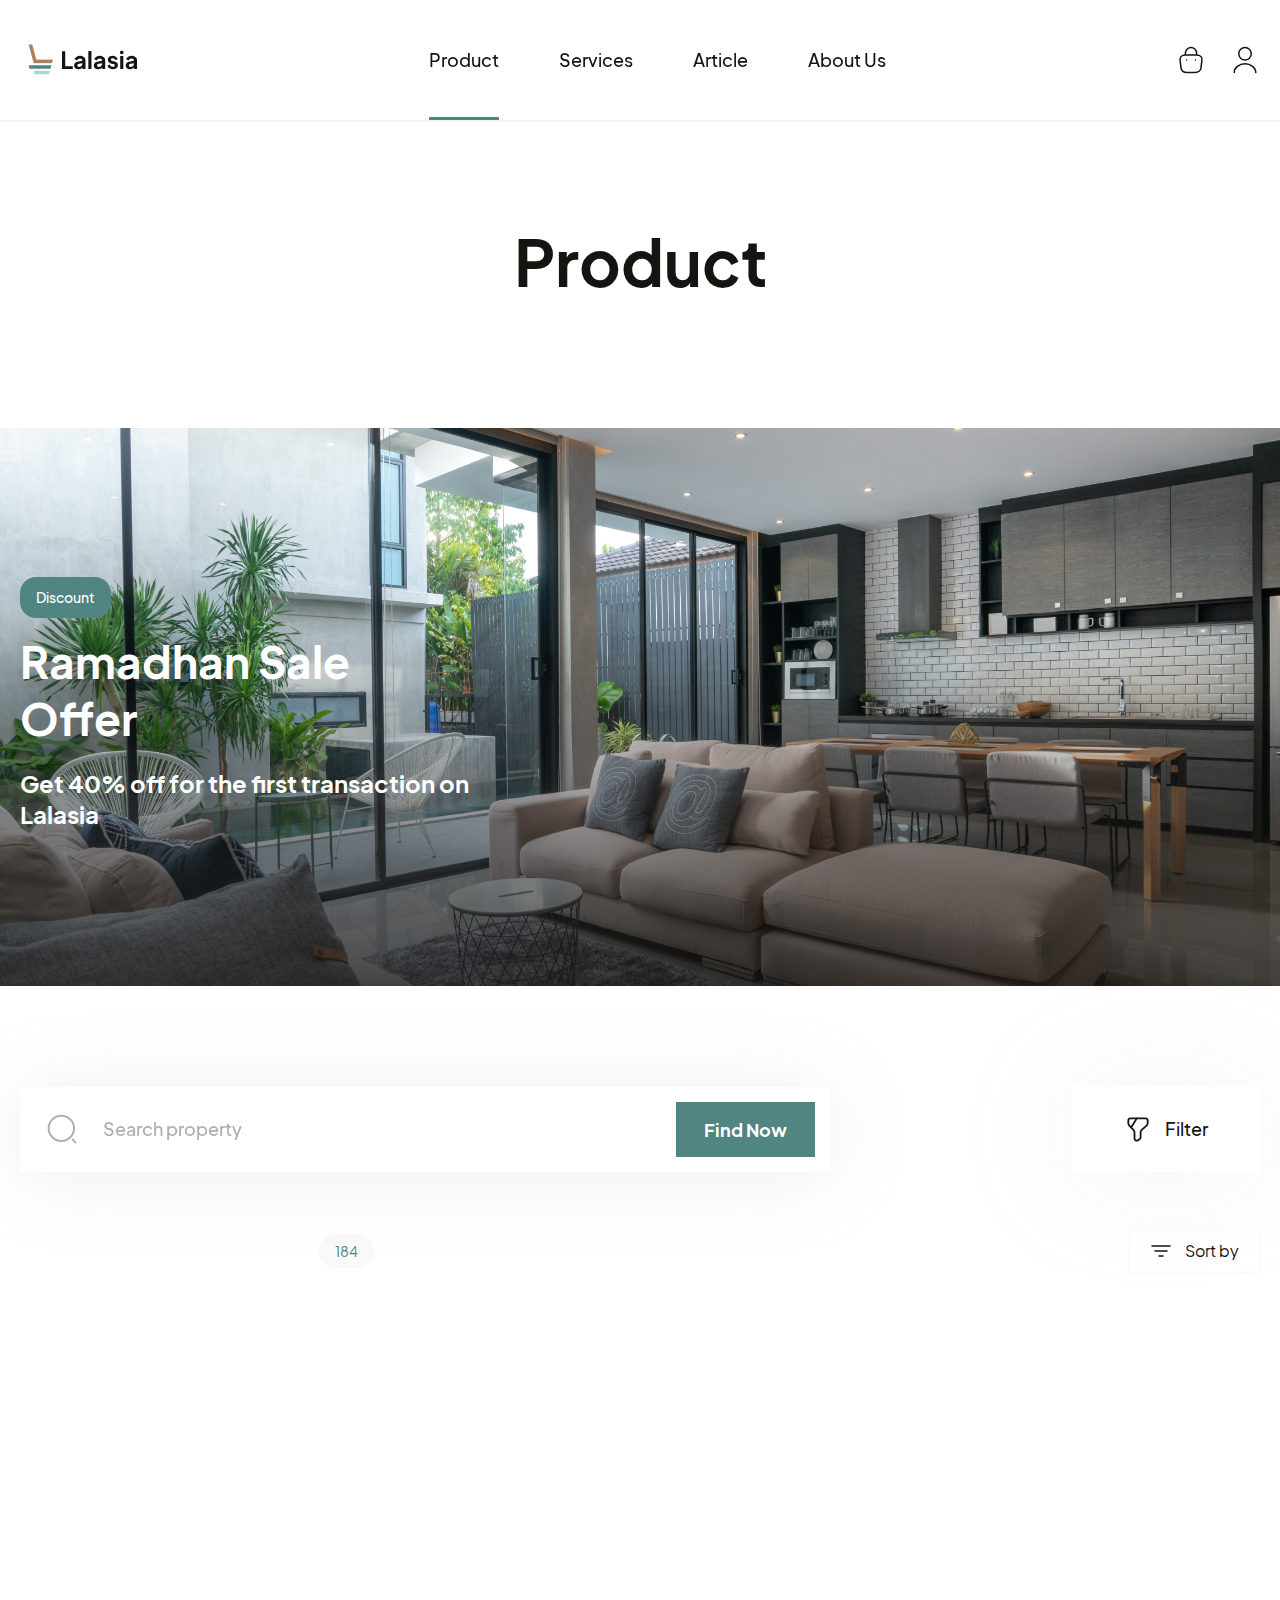
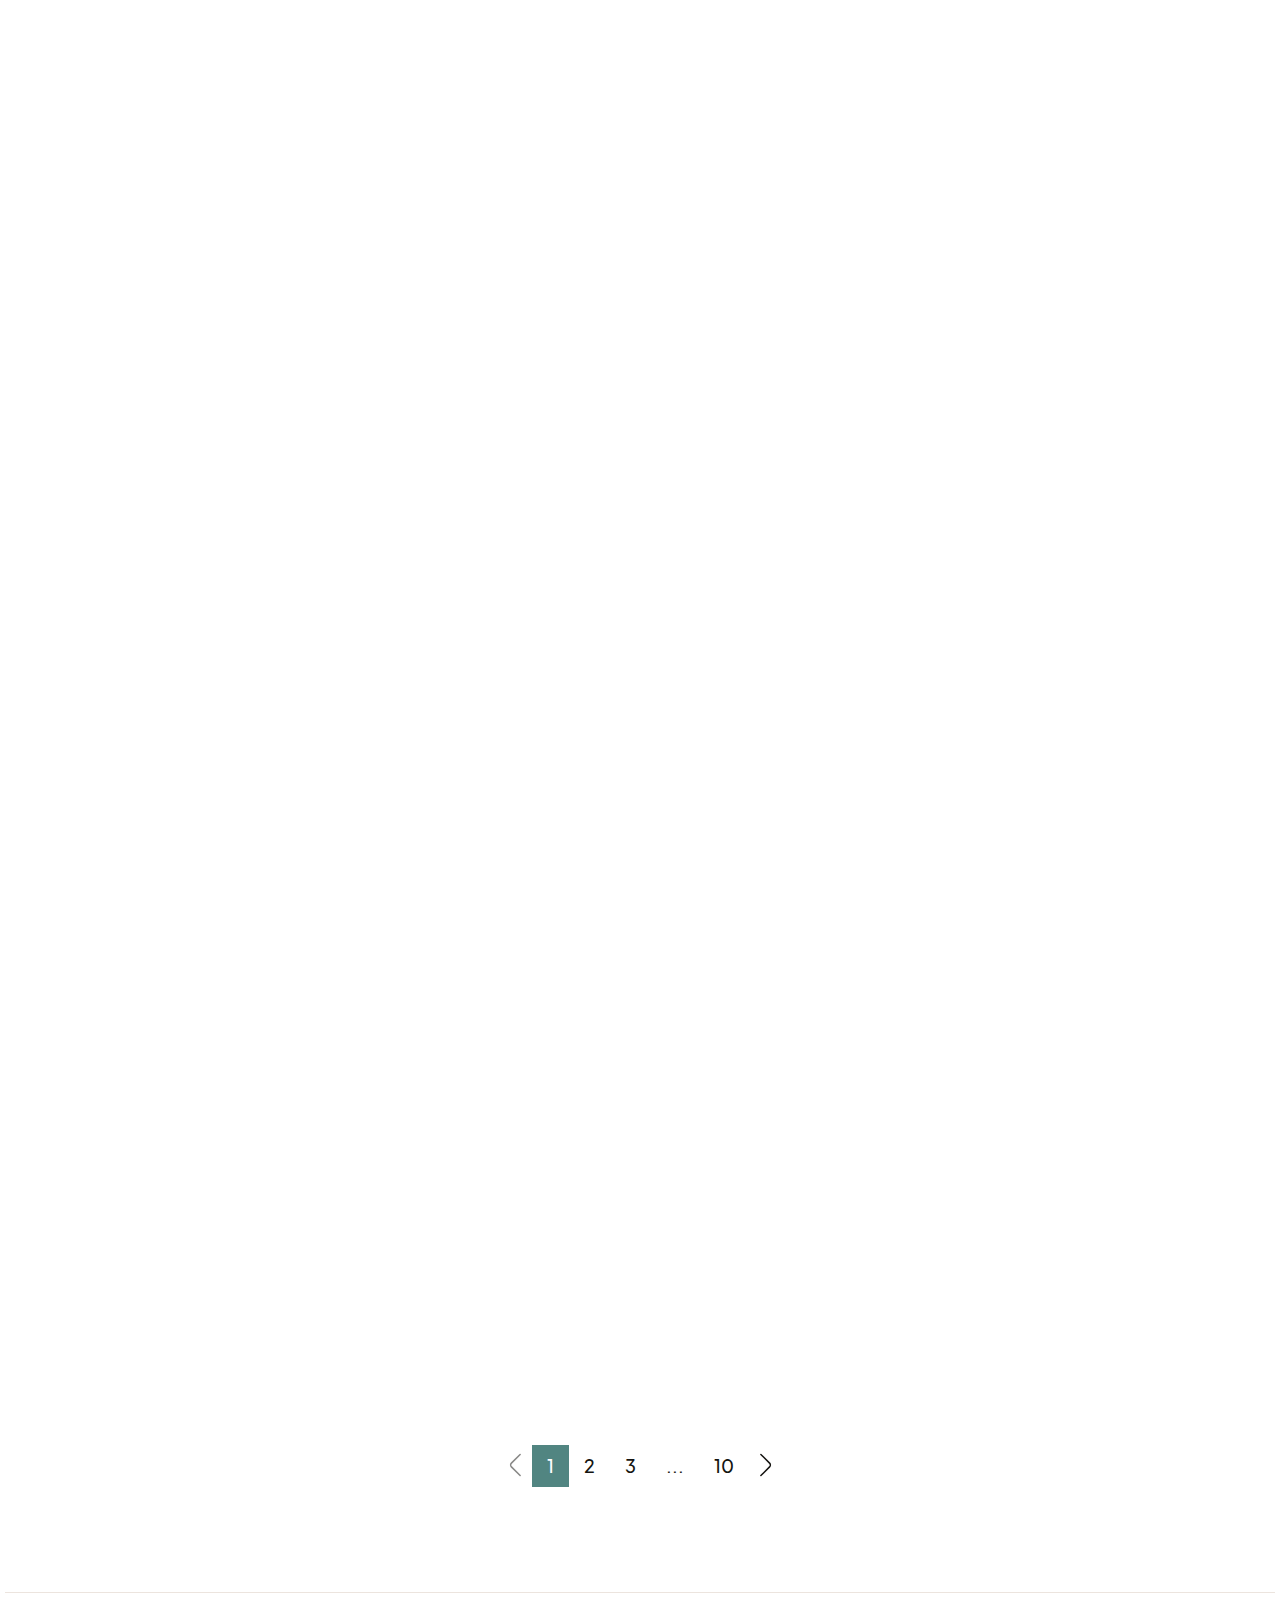
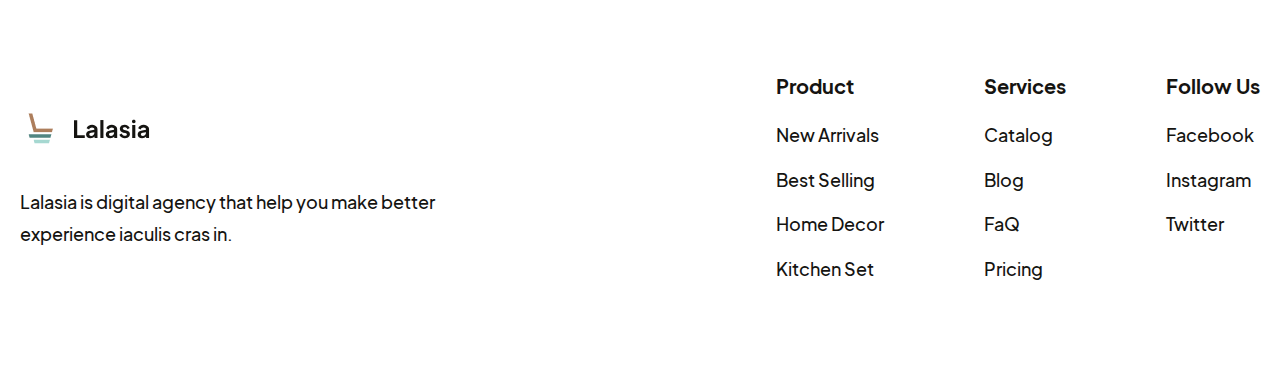
<file: product.html>
<!DOCTYPE html>
<html lang="en">

<head>
	<meta charset="UTF-8">
	<meta name="viewport" content="width=device-width, initial-scale=1.0">
	<meta name="description"
		content="Explore our collection of handcrafted wooden furniture — timeless designs for every room. From dining tables to bedroom sets, find premium quality and style.">
	<link rel="stylesheet" href="css/style.css">
	<link rel="stylesheet" href="css/product.css">
<link rel="stylesheet" href="https://cdn.jsdelivr.net/npm/swiper@11/swiper-bundle.min.css">
	<link rel="shortcut icon" href="img/logo.ico" type="image/x-icon">
	<title>Product</title>
</head>

<body>
	<div class="wrapper">
		<header class="header">
			<div class="header__container">
				<a href="index.html" class="header__logo logo">
					<img src="img/logo.png" alt="Image">
					<svg xmlns="http://www.w3.org/2000/svg" width="77" height="20" viewBox="0 0 77 20" fill="none">
						<path d="M0 1.21597H3.264V16.216H10.92V19.096H0V1.21597Z" fill="#151411" />
						<path
							d="M16.7272 19.384C15.3512 19.384 14.2552 19.048 13.4392 18.376C12.6392 17.704 12.2393 16.792 12.2393 15.64C12.2393 14.536 12.6153 13.624 13.3673 12.904C14.1193 12.184 15.2472 11.704 16.7512 11.464L20.6392 10.84V10.408C20.6392 9.83197 20.4153 9.35997 19.9673 8.99197C19.5353 8.62397 18.9593 8.43997 18.2393 8.43997C17.5672 8.43997 16.9672 8.62397 16.4392 8.99197C15.9272 9.34397 15.5512 9.81597 15.3112 10.408L12.7432 9.15997C13.1272 8.13597 13.8312 7.31197 14.8552 6.68797C15.8792 6.06397 17.0472 5.75197 18.3592 5.75197C19.4152 5.75197 20.3512 5.95197 21.1672 6.35197C21.9993 6.73597 22.6392 7.28797 23.0872 8.00797C23.5513 8.71197 23.7833 9.51197 23.7833 10.408V19.096H20.8073V17.704C19.7833 18.824 18.4232 19.384 16.7272 19.384ZM15.5033 15.52C15.5033 15.968 15.6712 16.328 16.0072 16.6C16.3433 16.856 16.7752 16.984 17.3032 16.984C18.2792 16.984 19.0793 16.68 19.7033 16.072C20.3273 15.448 20.6392 14.68 20.6392 13.768V13.24L17.3512 13.792C16.7272 13.92 16.2633 14.128 15.9592 14.416C15.6552 14.688 15.5033 15.056 15.5033 15.52Z"
							fill="#151411" />
						<path d="M26.6891 0.927967H29.8331V19.096H26.6891V0.927967Z" fill="#151411" />
						<path
							d="M36.696 19.384C35.32 19.384 34.224 19.048 33.408 18.376C32.608 17.704 32.208 16.792 32.208 15.64C32.208 14.536 32.584 13.624 33.336 12.904C34.088 12.184 35.216 11.704 36.72 11.464L40.608 10.84V10.408C40.608 9.83197 40.384 9.35997 39.936 8.99197C39.504 8.62397 38.928 8.43997 38.208 8.43997C37.536 8.43997 36.936 8.62397 36.408 8.99197C35.896 9.34397 35.52 9.81597 35.28 10.408L32.712 9.15997C33.096 8.13597 33.8 7.31197 34.824 6.68797C35.848 6.06397 37.016 5.75197 38.328 5.75197C39.384 5.75197 40.32 5.95197 41.136 6.35197C41.968 6.73597 42.608 7.28797 43.056 8.00797C43.52 8.71197 43.752 9.51197 43.752 10.408V19.096H40.776V17.704C39.752 18.824 38.392 19.384 36.696 19.384ZM35.472 15.52C35.472 15.968 35.64 16.328 35.976 16.6C36.312 16.856 36.744 16.984 37.272 16.984C38.248 16.984 39.048 16.68 39.672 16.072C40.296 15.448 40.608 14.68 40.608 13.768V13.24L37.32 13.792C36.696 13.92 36.232 14.128 35.928 14.416C35.624 14.688 35.472 15.056 35.472 15.52Z"
							fill="#151411" />
						<path
							d="M51.5539 19.36C50.2419 19.36 49.0819 19.048 48.0739 18.424C47.0819 17.8 46.3779 16.944 45.9619 15.856L48.2899 14.656C48.6419 15.36 49.1059 15.912 49.6819 16.312C50.2739 16.696 50.9219 16.888 51.6259 16.888C52.2339 16.888 52.7059 16.768 53.0419 16.528C53.3939 16.272 53.5699 15.928 53.5699 15.496C53.5699 15.128 53.4259 14.824 53.1379 14.584C52.8499 14.328 52.4739 14.16 52.0099 14.08L49.8739 13.72C48.7699 13.432 47.9139 12.944 47.3059 12.256C46.7139 11.552 46.4179 10.728 46.4179 9.78397C46.4179 8.99997 46.6259 8.30397 47.0419 7.69597C47.4579 7.07197 48.0339 6.59197 48.7699 6.25597C49.5219 5.91997 50.3699 5.75197 51.3139 5.75197C52.5139 5.75197 53.5699 6.03997 54.4819 6.61597C55.3939 7.17597 56.0579 7.95997 56.4739 8.96797L54.1459 10.168C53.8899 9.60797 53.4979 9.15997 52.9699 8.82397C52.4419 8.48797 51.8579 8.31997 51.2179 8.31997C50.6899 8.31997 50.2659 8.43997 49.9459 8.67997C49.6419 8.91997 49.4899 9.23197 49.4899 9.61597C49.4899 10.32 50.0179 10.792 51.0739 11.032L53.1619 11.416C54.2659 11.72 55.1219 12.216 55.7299 12.904C56.3379 13.592 56.6419 14.408 56.6419 15.352C56.6419 16.136 56.4259 16.832 55.9939 17.44C55.5779 18.048 54.9859 18.52 54.2179 18.856C53.4499 19.192 52.5619 19.36 51.5539 19.36Z"
							fill="#151411" />
						<path
							d="M58.986 6.03997H62.13V19.096H58.986V6.03997ZM58.746 2.43997C58.746 1.86397 58.906 1.41597 59.226 1.09597C59.546 0.775967 59.986 0.615967 60.546 0.615967C61.122 0.615967 61.57 0.775967 61.89 1.09597C62.21 1.41597 62.37 1.86397 62.37 2.43997C62.37 2.99997 62.21 3.43997 61.89 3.75997C61.586 4.07997 61.138 4.23997 60.546 4.23997C59.986 4.23997 59.546 4.07997 59.226 3.75997C58.906 3.43997 58.746 2.99997 58.746 2.43997Z"
							fill="#151411" />
						<path
							d="M68.9929 19.384C67.6169 19.384 66.5209 19.048 65.7049 18.376C64.9049 17.704 64.5049 16.792 64.5049 15.64C64.5049 14.536 64.8809 13.624 65.6329 12.904C66.3849 12.184 67.5129 11.704 69.0169 11.464L72.9049 10.84V10.408C72.9049 9.83197 72.6809 9.35997 72.2329 8.99197C71.8009 8.62397 71.2249 8.43997 70.5049 8.43997C69.8329 8.43997 69.2329 8.62397 68.7049 8.99197C68.1929 9.34397 67.8169 9.81597 67.5769 10.408L65.0089 9.15997C65.3929 8.13597 66.0969 7.31197 67.1209 6.68797C68.1449 6.06397 69.3129 5.75197 70.6249 5.75197C71.6809 5.75197 72.6169 5.95197 73.4329 6.35197C74.2649 6.73597 74.9049 7.28797 75.3529 8.00797C75.8169 8.71197 76.0489 9.51197 76.0489 10.408V19.096H73.0729V17.704C72.0489 18.824 70.6889 19.384 68.9929 19.384ZM67.7689 15.52C67.7689 15.968 67.9369 16.328 68.2729 16.6C68.6089 16.856 69.0409 16.984 69.5689 16.984C70.5449 16.984 71.3449 16.68 71.9689 16.072C72.5929 15.448 72.9049 14.68 72.9049 13.768V13.24L69.6169 13.792C68.9929 13.92 68.5289 14.128 68.2249 14.416C67.9209 14.688 67.7689 15.056 67.7689 15.52Z"
							fill="#151411" />
					</svg>
				</a>
				<div class="header__menu menu">
					<nav class="menu__body">
						<ul class="menu__list">
							<li class="menu__item"><a class="menu__link active" href="product.html">Product</a>
							</li>
							<li class="menu__item"><a class="menu__link" href="services.html">Services</a>
							</li>
							<li class="menu__item"><a class="menu__link" href="article.html">Article</a>
							</li>
							<li class="menu__item"><a class="menu__link" href="about.html">About Us</a></li>
						</ul>
						<div class="animation"></div>
					</nav>
				</div>
				<div class="header__actions">
					<a href="#" class="header__link"><svg aria-label="go to cart" xmlns="http://www.w3.org/2000/svg"
							width="30" height="30" viewBox="0 0 30 30" fill="none">
							<path
								d="M9.375 9.58739V8.37489C9.375 5.56239 11.6375 2.79989 14.45 2.53739C17.8 2.21239 20.625 4.84989 20.625 8.13739V9.86239"
								stroke="#151411" stroke-width="1.5" stroke-miterlimit="10" stroke-linecap="round"
								stroke-linejoin="round" />
							<path
								d="M11.25 27.5H18.75C23.775 27.5 24.675 25.4875 24.9375 23.0375L25.875 15.5375C26.2125 12.4875 25.3375 10 20 10H10C4.66253 10 3.78753 12.4875 4.12503 15.5375L5.06253 23.0375C5.32503 25.4875 6.22503 27.5 11.25 27.5Z"
								stroke="#151411" stroke-width="1.5" stroke-miterlimit="10" stroke-linecap="round"
								stroke-linejoin="round" />
							<path d="M19.3691 15H19.3803" stroke="#151411" stroke-width="1.5" stroke-linecap="round"
								stroke-linejoin="round" />
							<path d="M10.6181 15H10.6294" stroke="#151411" stroke-width="1.5" stroke-linecap="round"
								stroke-linejoin="round" />
						</svg>
					</a>
					<a href="#" class="header__link">
						<svg aria-label="go to user account" xmlns="http://www.w3.org/2000/svg" width="30" height="30"
							viewBox="0 0 30 30" fill="none">
							<path
								d="M15 15C18.4518 15 21.25 12.2018 21.25 8.75C21.25 5.29822 18.4518 2.5 15 2.5C11.5482 2.5 8.75 5.29822 8.75 8.75C8.75 12.2018 11.5482 15 15 15Z"
								stroke="#151411" stroke-width="1.5" stroke-linecap="round" stroke-linejoin="round" />
							<path
								d="M25.7377 27.5C25.7377 22.6625 20.9252 18.75 15.0002 18.75C9.07519 18.75 4.2627 22.6625 4.2627 27.5"
								stroke="#151411" stroke-width="1.5" stroke-linecap="round" stroke-linejoin="round" />
						</svg>
					</a>
				</div>
				<button aria-label="Burger menu button" class="icon-menu">
					<span></span>
				</button>
			</div>
		</header>
		<main class="page">
			<section class="hero">
				<div class="hero__container">
					<h1 class="hero__title">Product</h1>
					<div class="hero__text">We display products based on the latest products we have, if you want
						to see our old products please enter the name of the item</div>
				</div>
				<div class="hero__swiper swiper">
					<div class="hero__wrapper swiper-wrapper">
						<div class="hero__slide slide-hero swiper-slide">
							<div class="slide-hero__bg">
								<img src="img/slide-bg.jpg" alt="Image">
							</div>
							<div class="slide-hero__container">
								<div class="slide-hero__content">
									<div class="slide-hero__label">Discount</div>
									<h2 class="slide-hero__title">Ramadhan Sale Offer</h2>
									<p class="slide-hero__text">Get 40% off for the first transaction
										on Lalasia</p>
								</div>
							</div>
						</div>
						<div class="hero__slide slide-hero swiper-slide">
							<div class="slide-hero__bg">
								<img src="img/slide-bg.jpg" alt="Image">
							</div>
							<div class="slide-hero__container">
								<div class="slide-hero__content">
									<div class="slide-hero__label">Discount</div>
									<h2 class="slide-hero__title">Ramadhan Sale Offer</h2>
									<p class="slide-hero__text">Get 40% off for the first transaction
										on Lalasia</p>
								</div>
							</div>
						</div>
						<div class="hero__slide slide-hero swiper-slide">
							<div class="slide-hero__bg">
								<img src="img/slide-bg.jpg" alt="Image">
							</div>
							<div class="slide-hero__container">
								<div class="slide-hero__content">
									<div class="slide-hero__label">Discount</div>
									<h2 class="slide-hero__title">Ramadhan Sale Offer</h2>
									<p class="slide-hero__text">Get 40% off for the first transaction
										on Lalasia</p>
								</div>
							</div>
						</div>
					</div>
					<div class="swiper-pagination"></div>
					<button type="button" class="hero__button-next" aria-label="next button"><img src="img/arrow-right.png"
							alt="arrow"></button>
					<button type="button" class="hero__button-prev" aria-label="previous button"><img
							src="img/arrow-left.png" alt="arrow"></button>
				</div>
			</section>
			<div class="filter">
				<div class="filter__container">
					<form action="#" class="search search--product">
						<svg xmlns="http://www.w3.org/2000/svg" width="32" height="32" viewBox="0 0 32 32" fill="none">
							<path
								d="M15.3332 28C22.3288 28 27.9998 22.3289 27.9998 15.3333C27.9998 8.33769 22.3288 2.66663 15.3332 2.66663C8.33756 2.66663 2.6665 8.33769 2.6665 15.3333C2.6665 22.3289 8.33756 28 15.3332 28Z"
								stroke="#AFADB5" stroke-width="2" stroke-linecap="round" stroke-linejoin="round" />
							<path d="M29.3332 29.3333L26.6665 26.6666" stroke="#AFADB5" stroke-width="2" stroke-linecap="round"
								stroke-linejoin="round" />
						</svg>
						<input type="text" placeholder="Search property">
						<button class="search__btn search__btn--product">Find now</button>
					</form>
					<div class="filter__item item-filter">
						<svg xmlns="http://www.w3.org/2000/svg" width="30" height="30" viewBox="0 0 30 30" fill="none">
							<path
								d="M6.75 2.625H23.25C24.625 2.625 25.75 3.75 25.75 5.125V7.875C25.75 8.875 25.125 10.125 24.5 10.75L19.125 15.5C18.375 16.125 17.875 17.375 17.875 18.375V23.75C17.875 24.5 17.375 25.5 16.75 25.875L15 27C13.375 28 11.125 26.875 11.125 24.875V18.25C11.125 17.375 10.625 16.25 10.125 15.625L5.375 10.625C4.75 10 4.25 8.875 4.25 8.125V5.25C4.25 3.75 5.375 2.625 6.75 2.625Z"
								stroke="#151411" stroke-width="2" stroke-miterlimit="10" stroke-linecap="round"
								stroke-linejoin="round" />
							<path d="M13.6625 2.625L7.5 12.5" stroke="#151411" stroke-width="2" stroke-miterlimit="10"
								stroke-linecap="round" stroke-linejoin="round" />
						</svg>
						<span>Filter</span>
					</div>

				</div>
			</div>
			<section class="total-product">
				<div class="total-product__container">
					<div class="total-product__header">
						<div class="total-product__title-wrap">
							<h2 class="total-product__title title">Total product</h2>
							<span>184</span>
						</div>
						<div class="total-product__sort-by sort-by">
							<svg xmlns="http://www.w3.org/2000/svg" width="24" height="24" viewBox="0 0 24 24" fill="none">
								<path d="M3 7H21" stroke="#151411" stroke-width="1.5" stroke-linecap="round" />
								<path d="M6 12H18" stroke="#151411" stroke-width="1.5" stroke-linecap="round" />
								<path d="M10 17H14" stroke="#151411" stroke-width="1.5" stroke-linecap="round" />
							</svg>
							<span>Sort by</span>
							<ul class="sort-by__dropdown">
								<li data-value="popularity">Popularity</li>
								<li data-value="price-low-high">Price: Low to High</li>
								<li data-value="price-high-low">Price: High to Low</li>
								<li data-value="newest">Newest</li>
							</ul>
						</div>
					</div>
					<div class="total-product__wrap">
						<article class="total-product__item slide-product">
							<a href="#" class="slide-product__image"><img aria-label="link to product" src="img/product-1.jfif"
									alt="Image">
							</a>
							<span class="slide-product__label">Living Room</span>
							<a class="slide-product__link-title" href="#" aria-label="link to product">
								<h3 class="slide-product__title">Wooden Bookshelf</h3>
							</a>
							<p class="slide-product__text">Combination of wood and wool</p>
							<span class="slide-product__price">$63.47</span>
						</article>
						<article class="total-product__item slide-product">
							<a href="#" class="slide-product__image"><img aria-label="link to product" src="img/product-2.jfif"
									alt="Image">
							</a>
							<span class="slide-product__label">Living Room</span>
							<a class="slide-product__link-title" href="#" aria-label="link to product">
								<h3 class="slide-product__title">Wooden Bookshelf</h3>
							</a>
							<p class="slide-product__text">Combination of wood and wool</p>
							<span class="slide-product__price">$63.47</span>
						</article>
						<article class="total-product__item slide-product">
							<a href="#" class="slide-product__image"><img aria-label="link to product" src="img/product-3.jpg"
									alt="Image">
							</a>
							<span class="slide-product__label">Living Room</span>
							<a class="slide-product__link-title" href="#" aria-label="link to product">
								<h3 class="slide-product__title">Wooden Bookshelf</h3>
							</a>
							<p class="slide-product__text">Combination of wood and wool</p>
							<span class="slide-product__price">$63.47</span>
						</article>
						<article class="total-product__item slide-product">
							<a href="#" class="slide-product__image"><img aria-label="link to product" src="img/product-4.jpg"
									alt="Image">
							</a>
							<span class="slide-product__label">Living Room</span>
							<a class="slide-product__link-title" href="#" aria-label="link to product">
								<h3 class="slide-product__title">Wooden Bookshelf</h3>
							</a>
							<p class="slide-product__text">Combination of wood and wool</p>
							<span class="slide-product__price">$63.47</span>
						</article>
						<article class="total-product__item slide-product">
							<a href="#" class="slide-product__image"><img aria-label="link to product" src="img/product-5.jpg"
									alt="Image">
							</a>
							<span class="slide-product__label">Living Room</span>
							<a class="slide-product__link-title" href="#" aria-label="link to product">
								<h3 class="slide-product__title">Wooden Bookshelf</h3>
							</a>
							<p class="slide-product__text">Combination of wood and wool</p>
							<span class="slide-product__price">$63.47</span>
						</article>
						<article class="total-product__item slide-product">
							<a href="#" class="slide-product__image"><img aria-label="link to product" src="img/product-6.jpg"
									alt="Image">
							</a>
							<span class="slide-product__label">Living Room</span>
							<a class="slide-product__link-title" href="#" aria-label="link to product">
								<h3 class="slide-product__title">Wooden Bookshelf</h3>
							</a>
							<p class="slide-product__text">Combination of wood and wool</p>
							<span class="slide-product__price">$63.47</span>
						</article>
						<article class="total-product__item slide-product">
							<a href="#" class="slide-product__image"><img aria-label="link to product" src="img/product-7.jpg"
									alt="Image">
							</a>
							<span class="slide-product__label">Living Room</span>
							<a class="slide-product__link-title" href="#" aria-label="link to product">
								<h3 class="slide-product__title">Wooden Bookshelf</h3>
							</a>
							<p class="slide-product__text">Combination of wood and wool</p>
							<span class="slide-product__price">$63.47</span>
						</article>
						<article class="total-product__item slide-product">
							<a href="#" class="slide-product__image"><img aria-label="link to product" src="img/product-8.jpg"
									alt="Image">
							</a>
							<span class="slide-product__label">Living Room</span>
							<a class="slide-product__link-title" href="#" aria-label="link to product">
								<h3 class="slide-product__title">Wooden Bookshelf</h3>
							</a>
							<p class="slide-product__text">Combination of wood and wool</p>
							<span class="slide-product__price">$63.47</span>
						</article>
						<article class="total-product__item slide-product">
							<a href="#" class="slide-product__image"><img aria-label="link to product" src="img/product-9.jpg"
									alt="Image">
							</a>
							<span class="slide-product__label">Living Room</span>
							<a class="slide-product__link-title" href="#" aria-label="link to product">
								<h3 class="slide-product__title">Wooden Bookshelf</h3>
							</a>
							<p class="slide-product__text">Combination of wood and wool</p>
							<span class="slide-product__price">$63.47</span>
						</article>
						<article class="total-product__item slide-product">
							<a href="#" class="slide-product__image"><img aria-label="link to product" src="img/product-7.jpg"
									alt="Image">
							</a>
							<span class="slide-product__label">Living Room</span>
							<a class="slide-product__link-title" href="#" aria-label="link to product">
								<h3 class="slide-product__title">Wooden Bookshelf</h3>
							</a>
							<p class="slide-product__text">Combination of wood and wool</p>
							<span class="slide-product__price">$63.47</span>
						</article>
						<article class="total-product__item slide-product">
							<a href="#" class="slide-product__image"><img aria-label="link to product" src="img/product-8.jpg"
									alt="Image">
							</a>
							<span class="slide-product__label">Living Room</span>
							<a class="slide-product__link-title" href="#" aria-label="link to product">
								<h3 class="slide-product__title">Wooden Bookshelf</h3>
							</a>
							<p class="slide-product__text">Combination of wood and wool</p>
							<span class="slide-product__price">$63.47</span>
						</article>
						<article class="total-product__item slide-product">
							<a href="#" class="slide-product__image"><img aria-label="link to product" src="img/product-9.jpg"
									alt="Image">
							</a>
							<span class="slide-product__label">Living Room</span>
							<a class="slide-product__link-title" href="#" aria-label="link to product">
								<h3 class="slide-product__title">Wooden Bookshelf</h3>
							</a>
							<p class="slide-product__text">Combination of wood and wool</p>
							<span class="slide-product__price">$63.47</span>
						</article>
						<article class="total-product__item slide-product">
							<a href="#" class="slide-product__image"><img aria-label="link to product" src="img/product-7.jpg"
									alt="Image">
							</a>
							<span class="slide-product__label">Living Room</span>
							<a class="slide-product__link-title" href="#" aria-label="link to product">
								<h3 class="slide-product__title">Wooden Bookshelf</h3>
							</a>
							<p class="slide-product__text">Combination of wood and wool</p>
							<span class="slide-product__price">$63.47</span>
						</article>
						<article class="total-product__item slide-product">
							<a href="#" class="slide-product__image"><img aria-label="link to product" src="img/product-8.jpg"
									alt="Image">
							</a>
							<span class="slide-product__label">Living Room</span>
							<a class="slide-product__link-title" href="#" aria-label="link to product">
								<h3 class="slide-product__title">Wooden Bookshelf</h3>
							</a>
							<p class="slide-product__text">Combination of wood and wool</p>
							<span class="slide-product__price">$63.47</span>
						</article>
						<article class="total-product__item slide-product">
							<a href="#" class="slide-product__image"><img aria-label="link to product" src="img/product-9.jpg"
									alt="Image">
							</a>
							<span class="slide-product__label">Living Room</span>
							<a class="slide-product__link-title" href="#" aria-label="link to product">
								<h3 class="slide-product__title">Wooden Bookshelf</h3>
							</a>
							<p class="slide-product__text">Combination of wood and wool</p>
							<span class="slide-product__price">$63.47</span>
						</article>
							<article class="total-product__item slide-product">
								<a href="#" class="slide-product__image"><img aria-label="link to product" src="img/product-7.jpg" alt="Image">
								</a>
								<span class="slide-product__label">Living Room</span>
								<a class="slide-product__link-title" href="#" aria-label="link to product">
									<h3 class="slide-product__title">Wooden Bookshelf</h3>
								</a>
								<p class="slide-product__text">Combination of wood and wool</p>
								<span class="slide-product__price">$63.47</span>
							</article>
							<article class="total-product__item slide-product">
								<a href="#" class="slide-product__image"><img aria-label="link to product" src="img/product-8.jpg" alt="Image">
								</a>
								<span class="slide-product__label">Living Room</span>
								<a class="slide-product__link-title" href="#" aria-label="link to product">
									<h3 class="slide-product__title">Wooden Bookshelf</h3>
								</a>
								<p class="slide-product__text">Combination of wood and wool</p>
								<span class="slide-product__price">$63.47</span>
							</article>
							<article class="total-product__item slide-product">
								<a href="#" class="slide-product__image"><img aria-label="link to product" src="img/product-9.jpg" alt="Image">
								</a>
								<span class="slide-product__label">Living Room</span>
								<a class="slide-product__link-title" href="#" aria-label="link to product">
									<h3 class="slide-product__title">Wooden Bookshelf</h3>
								</a>
								<p class="slide-product__text">Combination of wood and wool</p>
								<span class="slide-product__price">$63.47</span>
							</article>
							<article class="total-product__item slide-product">
								<a href="#" class="slide-product__image"><img aria-label="link to product" src="img/product-7.jpg" alt="Image">
								</a>
								<span class="slide-product__label">Living Room</span>
								<a class="slide-product__link-title" href="#" aria-label="link to product">
									<h3 class="slide-product__title">Wooden Bookshelf</h3>
								</a>
								<p class="slide-product__text">Combination of wood and wool</p>
								<span class="slide-product__price">$63.47</span>
							</article>
							<article class="total-product__item slide-product">
								<a href="#" class="slide-product__image"><img aria-label="link to product" src="img/product-8.jpg" alt="Image">
								</a>
								<span class="slide-product__label">Living Room</span>
								<a class="slide-product__link-title" href="#" aria-label="link to product">
									<h3 class="slide-product__title">Wooden Bookshelf</h3>
								</a>
								<p class="slide-product__text">Combination of wood and wool</p>
								<span class="slide-product__price">$63.47</span>
							</article>
							<article class="total-product__item slide-product">
								<a href="#" class="slide-product__image"><img aria-label="link to product" src="img/product-9.jpg" alt="Image">
								</a>
								<span class="slide-product__label">Living Room</span>
								<a class="slide-product__link-title" href="#" aria-label="link to product">
									<h3 class="slide-product__title">Wooden Bookshelf</h3>
								</a>
								<p class="slide-product__text">Combination of wood and wool</p>
								<span class="slide-product__price">$63.47</span>
							</article>
							<article class="total-product__item slide-product">
								<a href="#" class="slide-product__image"><img aria-label="link to product" src="img/product-7.jpg" alt="Image">
								</a>
								<span class="slide-product__label">Living Room</span>
								<a class="slide-product__link-title" href="#" aria-label="link to product">
									<h3 class="slide-product__title">Wooden Bookshelf</h3>
								</a>
								<p class="slide-product__text">Combination of wood and wool</p>
								<span class="slide-product__price">$63.47</span>
							</article>
							<article class="total-product__item slide-product">
								<a href="#" class="slide-product__image"><img aria-label="link to product" src="img/product-8.jpg" alt="Image">
								</a>
								<span class="slide-product__label">Living Room</span>
								<a class="slide-product__link-title" href="#" aria-label="link to product">
									<h3 class="slide-product__title">Wooden Bookshelf</h3>
								</a>
								<p class="slide-product__text">Combination of wood and wool</p>
								<span class="slide-product__price">$63.47</span>
							</article>
							<article class="total-product__item slide-product">
								<a href="#" class="slide-product__image"><img aria-label="link to product" src="img/product-9.jpg" alt="Image">
								</a>
								<span class="slide-product__label">Living Room</span>
								<a class="slide-product__link-title" href="#" aria-label="link to product">
									<h3 class="slide-product__title">Wooden Bookshelf</h3>
								</a>
								<p class="slide-product__text">Combination of wood and wool</p>
								<span class="slide-product__price">$63.47</span>
							</article>
					</div>
					<div class="total-product__pagination pagination">
						<button class="pagination__arrow pagination__arrow--prev" aria-label="Previous page"><svg
								xmlns="http://www.w3.org/2000/svg" width="32" height="32" viewBox="0 0 32 32" fill="none">
								<path
									d="M11.8799 26.56L20.5732 17.8667C21.5999 16.84 21.5999 15.16 20.5732 14.1333L11.8799 5.44"
									stroke="#151411" stroke-width="1.5" stroke-miterlimit="10" stroke-linecap="round"
									stroke-linejoin="round" />
							</svg></button>
						<a class="pagination__link active" href="#">1</a>
						<a class="pagination__link" href="#">2</a>
						<a class="pagination__link" href="#">3</a>
						<a class="pagination__link" href="#">...</a>
						<a class="pagination__link" href="#">10</a>

						<button class="pagination__arrow pagination__arrow--next" aria-label="Next page"><svg
								xmlns="http://www.w3.org/2000/svg" width="32" height="32" viewBox="0 0 32 32" fill="none">
								<path
									d="M11.8799 26.56L20.5732 17.8667C21.5999 16.84 21.5999 15.16 20.5732 14.1333L11.8799 5.44"
									stroke="#151411" stroke-width="1.5" stroke-miterlimit="10" stroke-linecap="round"
									stroke-linejoin="round" />
							</svg></button>

					</div>
				</div>
			</section>
		</main>
		<footer class="footer">
			<div class="footer__container">
				<div class="footer__wrap">
					<div class="footer__logo logo"><img src="img/logo.png" alt="Image">
						<svg xmlns="http://www.w3.org/2000/svg" width="77" height="20" viewBox="0 0 77 20" fill="none">
							<path d="M0 1.21597H3.264V16.216H10.92V19.096H0V1.21597Z" fill="#151411" />
							<path
								d="M16.7272 19.384C15.3512 19.384 14.2552 19.048 13.4392 18.376C12.6392 17.704 12.2393 16.792 12.2393 15.64C12.2393 14.536 12.6153 13.624 13.3673 12.904C14.1193 12.184 15.2472 11.704 16.7512 11.464L20.6392 10.84V10.408C20.6392 9.83197 20.4153 9.35997 19.9673 8.99197C19.5353 8.62397 18.9593 8.43997 18.2393 8.43997C17.5672 8.43997 16.9672 8.62397 16.4392 8.99197C15.9272 9.34397 15.5512 9.81597 15.3112 10.408L12.7432 9.15997C13.1272 8.13597 13.8312 7.31197 14.8552 6.68797C15.8792 6.06397 17.0472 5.75197 18.3592 5.75197C19.4152 5.75197 20.3512 5.95197 21.1672 6.35197C21.9993 6.73597 22.6392 7.28797 23.0872 8.00797C23.5513 8.71197 23.7833 9.51197 23.7833 10.408V19.096H20.8073V17.704C19.7833 18.824 18.4232 19.384 16.7272 19.384ZM15.5033 15.52C15.5033 15.968 15.6712 16.328 16.0072 16.6C16.3433 16.856 16.7752 16.984 17.3032 16.984C18.2792 16.984 19.0793 16.68 19.7033 16.072C20.3273 15.448 20.6392 14.68 20.6392 13.768V13.24L17.3512 13.792C16.7272 13.92 16.2633 14.128 15.9592 14.416C15.6552 14.688 15.5033 15.056 15.5033 15.52Z"
								fill="#151411" />
							<path d="M26.6891 0.927967H29.8331V19.096H26.6891V0.927967Z" fill="#151411" />
							<path
								d="M36.696 19.384C35.32 19.384 34.224 19.048 33.408 18.376C32.608 17.704 32.208 16.792 32.208 15.64C32.208 14.536 32.584 13.624 33.336 12.904C34.088 12.184 35.216 11.704 36.72 11.464L40.608 10.84V10.408C40.608 9.83197 40.384 9.35997 39.936 8.99197C39.504 8.62397 38.928 8.43997 38.208 8.43997C37.536 8.43997 36.936 8.62397 36.408 8.99197C35.896 9.34397 35.52 9.81597 35.28 10.408L32.712 9.15997C33.096 8.13597 33.8 7.31197 34.824 6.68797C35.848 6.06397 37.016 5.75197 38.328 5.75197C39.384 5.75197 40.32 5.95197 41.136 6.35197C41.968 6.73597 42.608 7.28797 43.056 8.00797C43.52 8.71197 43.752 9.51197 43.752 10.408V19.096H40.776V17.704C39.752 18.824 38.392 19.384 36.696 19.384ZM35.472 15.52C35.472 15.968 35.64 16.328 35.976 16.6C36.312 16.856 36.744 16.984 37.272 16.984C38.248 16.984 39.048 16.68 39.672 16.072C40.296 15.448 40.608 14.68 40.608 13.768V13.24L37.32 13.792C36.696 13.92 36.232 14.128 35.928 14.416C35.624 14.688 35.472 15.056 35.472 15.52Z"
								fill="#151411" />
							<path
								d="M51.5539 19.36C50.2419 19.36 49.0819 19.048 48.0739 18.424C47.0819 17.8 46.3779 16.944 45.9619 15.856L48.2899 14.656C48.6419 15.36 49.1059 15.912 49.6819 16.312C50.2739 16.696 50.9219 16.888 51.6259 16.888C52.2339 16.888 52.7059 16.768 53.0419 16.528C53.3939 16.272 53.5699 15.928 53.5699 15.496C53.5699 15.128 53.4259 14.824 53.1379 14.584C52.8499 14.328 52.4739 14.16 52.0099 14.08L49.8739 13.72C48.7699 13.432 47.9139 12.944 47.3059 12.256C46.7139 11.552 46.4179 10.728 46.4179 9.78397C46.4179 8.99997 46.6259 8.30397 47.0419 7.69597C47.4579 7.07197 48.0339 6.59197 48.7699 6.25597C49.5219 5.91997 50.3699 5.75197 51.3139 5.75197C52.5139 5.75197 53.5699 6.03997 54.4819 6.61597C55.3939 7.17597 56.0579 7.95997 56.4739 8.96797L54.1459 10.168C53.8899 9.60797 53.4979 9.15997 52.9699 8.82397C52.4419 8.48797 51.8579 8.31997 51.2179 8.31997C50.6899 8.31997 50.2659 8.43997 49.9459 8.67997C49.6419 8.91997 49.4899 9.23197 49.4899 9.61597C49.4899 10.32 50.0179 10.792 51.0739 11.032L53.1619 11.416C54.2659 11.72 55.1219 12.216 55.7299 12.904C56.3379 13.592 56.6419 14.408 56.6419 15.352C56.6419 16.136 56.4259 16.832 55.9939 17.44C55.5779 18.048 54.9859 18.52 54.2179 18.856C53.4499 19.192 52.5619 19.36 51.5539 19.36Z"
								fill="#151411" />
							<path
								d="M58.986 6.03997H62.13V19.096H58.986V6.03997ZM58.746 2.43997C58.746 1.86397 58.906 1.41597 59.226 1.09597C59.546 0.775967 59.986 0.615967 60.546 0.615967C61.122 0.615967 61.57 0.775967 61.89 1.09597C62.21 1.41597 62.37 1.86397 62.37 2.43997C62.37 2.99997 62.21 3.43997 61.89 3.75997C61.586 4.07997 61.138 4.23997 60.546 4.23997C59.986 4.23997 59.546 4.07997 59.226 3.75997C58.906 3.43997 58.746 2.99997 58.746 2.43997Z"
								fill="#151411" />
							<path
								d="M68.9929 19.384C67.6169 19.384 66.5209 19.048 65.7049 18.376C64.9049 17.704 64.5049 16.792 64.5049 15.64C64.5049 14.536 64.8809 13.624 65.6329 12.904C66.3849 12.184 67.5129 11.704 69.0169 11.464L72.9049 10.84V10.408C72.9049 9.83197 72.6809 9.35997 72.2329 8.99197C71.8009 8.62397 71.2249 8.43997 70.5049 8.43997C69.8329 8.43997 69.2329 8.62397 68.7049 8.99197C68.1929 9.34397 67.8169 9.81597 67.5769 10.408L65.0089 9.15997C65.3929 8.13597 66.0969 7.31197 67.1209 6.68797C68.1449 6.06397 69.3129 5.75197 70.6249 5.75197C71.6809 5.75197 72.6169 5.95197 73.4329 6.35197C74.2649 6.73597 74.9049 7.28797 75.3529 8.00797C75.8169 8.71197 76.0489 9.51197 76.0489 10.408V19.096H73.0729V17.704C72.0489 18.824 70.6889 19.384 68.9929 19.384ZM67.7689 15.52C67.7689 15.968 67.9369 16.328 68.2729 16.6C68.6089 16.856 69.0409 16.984 69.5689 16.984C70.5449 16.984 71.3449 16.68 71.9689 16.072C72.5929 15.448 72.9049 14.68 72.9049 13.768V13.24L69.6169 13.792C68.9929 13.92 68.5289 14.128 68.2249 14.416C67.9209 14.688 67.7689 15.056 67.7689 15.52Z"
								fill="#151411" />
						</svg>
					</div>
					<div class="footer__text">Lalasia is digital agency that help you make better experience iaculis cras in.
					</div>
				</div>
				<div class="footer__links-wrap">
					<div class="footer__item item-footer">
						<h3 class="item-footer__title">
							Product
						</h3>
						<ul class="item-footer__list">
							<li class="item-footer__item">
								<a href="#" class="item-footer__link">New Arrivals</a>
							</li>
							<li class="item-footer__item">
								<a href="#" class="item-footer__link">Best Selling</a>
							</li>
							<li class="item-footer__item">
								<a href="#" class="item-footer__link">Home Decor</a>
							</li>
							<li class="item-footer__item">
								<a href="#" class="item-footer__link">Kitchen Set</a>
							</li>
						</ul>
					</div>
					<div class="footer__item item-footer">
						<h3 class="item-footer__title">
							Services
						</h3>
						<ul class="item-footer__list">
							<li class="item-footer__item">
								<a href="#" class="item-footer__link">Catalog</a>
							</li>
							<li class="item-footer__item">
								<a href="#" class="item-footer__link">Blog</a>
							</li>
							<li class="item-footer__item">
								<a href="#" class="item-footer__link">FaQ</a>
							</li>
							<li class="item-footer__item">
								<a href="#" class="item-footer__link">Pricing</a>
							</li>
						</ul>
					</div>
					<div class="footer__item item-footer">
						<h3 class="item-footer__title">
							Follow Us
						</h3>
						<ul class="item-footer__list">
							<li class="item-footer__item">
								<a href="#" class="item-footer__link">Facebook</a>
							</li>
							<li class="item-footer__item">
								<a href="#" class="item-footer__link">Instagram</a>
							</li>
							<li class="item-footer__item">
								<a href="#" class="item-footer__link">Twitter</a>
							</li>
						</ul>
					</div>
				</div>
			</div>
		</footer>
		<script src="https://cdn.jsdelivr.net/npm/swiper@11/swiper-bundle.min.js"></script>

		<script src="js/script.js"></script>
	</div>
</body>

</html>
</file>
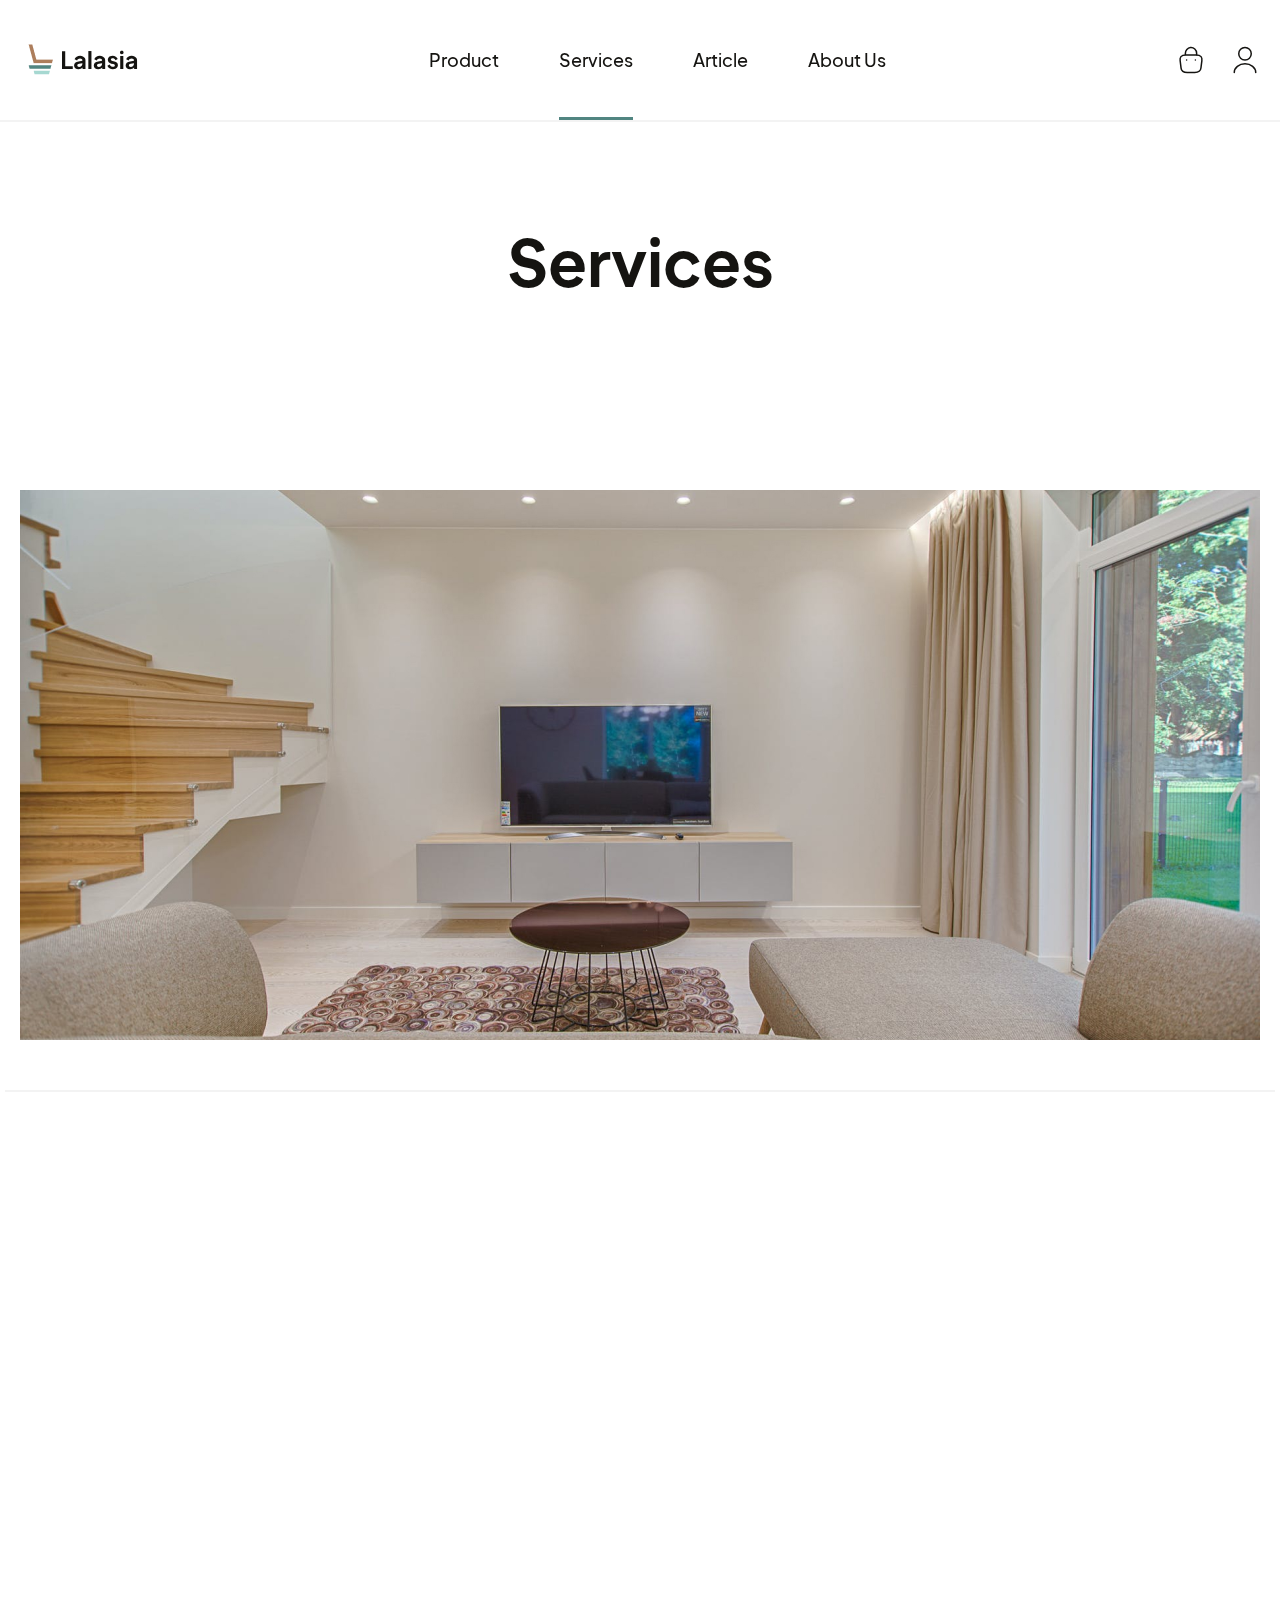
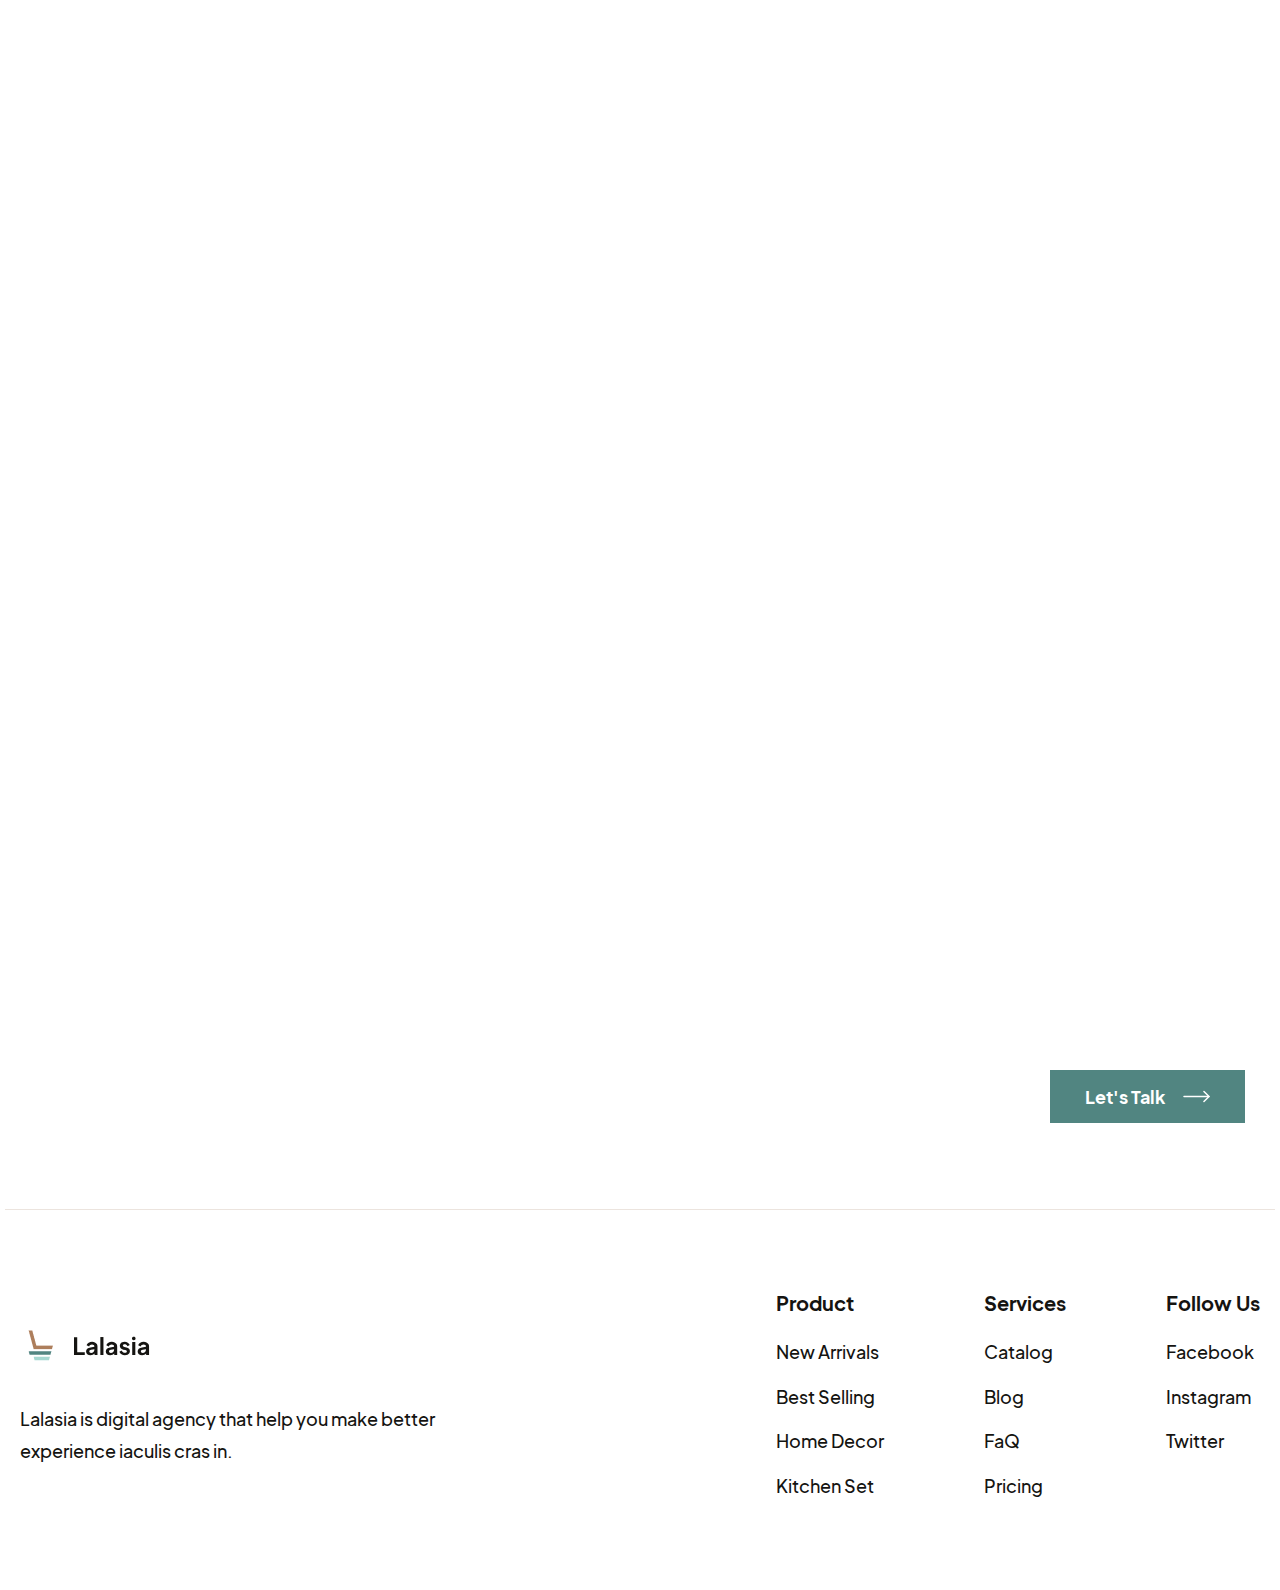
<file: services.html>
<!DOCTYPE html>
<html lang="en">

<head>
	<meta charset="UTF-8">
	<meta name="viewport" content="width=device-width, initial-scale=1.0">
		<meta name="description" content="Explore our custom furniture services. From design to delivery, we craft wooden furniture tailored to your vision. Contact us to create your perfect piece.">
	<link rel="stylesheet" href="css/style.css">
	<link rel="stylesheet" href="css/services.css">
	<link rel="stylesheet" href="https://cdn.jsdelivr.net/npm/swiper@11/swiper-bundle.min.css">

	<link rel="shortcut icon" href="img/logo.ico" type="image/x-icon">
	<title>Services</title>
</head>

<body>
	<div class="wrapper">
		<header class="header">
			<div class="header__container">
				<a href="index.html" class="header__logo logo">
					<img src="img/logo.png" alt="Image">
					<svg xmlns="http://www.w3.org/2000/svg" width="77" height="20" viewBox="0 0 77 20" fill="none">
						<path d="M0 1.21597H3.264V16.216H10.92V19.096H0V1.21597Z" fill="#151411" />
						<path
							d="M16.7272 19.384C15.3512 19.384 14.2552 19.048 13.4392 18.376C12.6392 17.704 12.2393 16.792 12.2393 15.64C12.2393 14.536 12.6153 13.624 13.3673 12.904C14.1193 12.184 15.2472 11.704 16.7512 11.464L20.6392 10.84V10.408C20.6392 9.83197 20.4153 9.35997 19.9673 8.99197C19.5353 8.62397 18.9593 8.43997 18.2393 8.43997C17.5672 8.43997 16.9672 8.62397 16.4392 8.99197C15.9272 9.34397 15.5512 9.81597 15.3112 10.408L12.7432 9.15997C13.1272 8.13597 13.8312 7.31197 14.8552 6.68797C15.8792 6.06397 17.0472 5.75197 18.3592 5.75197C19.4152 5.75197 20.3512 5.95197 21.1672 6.35197C21.9993 6.73597 22.6392 7.28797 23.0872 8.00797C23.5513 8.71197 23.7833 9.51197 23.7833 10.408V19.096H20.8073V17.704C19.7833 18.824 18.4232 19.384 16.7272 19.384ZM15.5033 15.52C15.5033 15.968 15.6712 16.328 16.0072 16.6C16.3433 16.856 16.7752 16.984 17.3032 16.984C18.2792 16.984 19.0793 16.68 19.7033 16.072C20.3273 15.448 20.6392 14.68 20.6392 13.768V13.24L17.3512 13.792C16.7272 13.92 16.2633 14.128 15.9592 14.416C15.6552 14.688 15.5033 15.056 15.5033 15.52Z"
							fill="#151411" />
						<path d="M26.6891 0.927967H29.8331V19.096H26.6891V0.927967Z" fill="#151411" />
						<path
							d="M36.696 19.384C35.32 19.384 34.224 19.048 33.408 18.376C32.608 17.704 32.208 16.792 32.208 15.64C32.208 14.536 32.584 13.624 33.336 12.904C34.088 12.184 35.216 11.704 36.72 11.464L40.608 10.84V10.408C40.608 9.83197 40.384 9.35997 39.936 8.99197C39.504 8.62397 38.928 8.43997 38.208 8.43997C37.536 8.43997 36.936 8.62397 36.408 8.99197C35.896 9.34397 35.52 9.81597 35.28 10.408L32.712 9.15997C33.096 8.13597 33.8 7.31197 34.824 6.68797C35.848 6.06397 37.016 5.75197 38.328 5.75197C39.384 5.75197 40.32 5.95197 41.136 6.35197C41.968 6.73597 42.608 7.28797 43.056 8.00797C43.52 8.71197 43.752 9.51197 43.752 10.408V19.096H40.776V17.704C39.752 18.824 38.392 19.384 36.696 19.384ZM35.472 15.52C35.472 15.968 35.64 16.328 35.976 16.6C36.312 16.856 36.744 16.984 37.272 16.984C38.248 16.984 39.048 16.68 39.672 16.072C40.296 15.448 40.608 14.68 40.608 13.768V13.24L37.32 13.792C36.696 13.92 36.232 14.128 35.928 14.416C35.624 14.688 35.472 15.056 35.472 15.52Z"
							fill="#151411" />
						<path
							d="M51.5539 19.36C50.2419 19.36 49.0819 19.048 48.0739 18.424C47.0819 17.8 46.3779 16.944 45.9619 15.856L48.2899 14.656C48.6419 15.36 49.1059 15.912 49.6819 16.312C50.2739 16.696 50.9219 16.888 51.6259 16.888C52.2339 16.888 52.7059 16.768 53.0419 16.528C53.3939 16.272 53.5699 15.928 53.5699 15.496C53.5699 15.128 53.4259 14.824 53.1379 14.584C52.8499 14.328 52.4739 14.16 52.0099 14.08L49.8739 13.72C48.7699 13.432 47.9139 12.944 47.3059 12.256C46.7139 11.552 46.4179 10.728 46.4179 9.78397C46.4179 8.99997 46.6259 8.30397 47.0419 7.69597C47.4579 7.07197 48.0339 6.59197 48.7699 6.25597C49.5219 5.91997 50.3699 5.75197 51.3139 5.75197C52.5139 5.75197 53.5699 6.03997 54.4819 6.61597C55.3939 7.17597 56.0579 7.95997 56.4739 8.96797L54.1459 10.168C53.8899 9.60797 53.4979 9.15997 52.9699 8.82397C52.4419 8.48797 51.8579 8.31997 51.2179 8.31997C50.6899 8.31997 50.2659 8.43997 49.9459 8.67997C49.6419 8.91997 49.4899 9.23197 49.4899 9.61597C49.4899 10.32 50.0179 10.792 51.0739 11.032L53.1619 11.416C54.2659 11.72 55.1219 12.216 55.7299 12.904C56.3379 13.592 56.6419 14.408 56.6419 15.352C56.6419 16.136 56.4259 16.832 55.9939 17.44C55.5779 18.048 54.9859 18.52 54.2179 18.856C53.4499 19.192 52.5619 19.36 51.5539 19.36Z"
							fill="#151411" />
						<path
							d="M58.986 6.03997H62.13V19.096H58.986V6.03997ZM58.746 2.43997C58.746 1.86397 58.906 1.41597 59.226 1.09597C59.546 0.775967 59.986 0.615967 60.546 0.615967C61.122 0.615967 61.57 0.775967 61.89 1.09597C62.21 1.41597 62.37 1.86397 62.37 2.43997C62.37 2.99997 62.21 3.43997 61.89 3.75997C61.586 4.07997 61.138 4.23997 60.546 4.23997C59.986 4.23997 59.546 4.07997 59.226 3.75997C58.906 3.43997 58.746 2.99997 58.746 2.43997Z"
							fill="#151411" />
						<path
							d="M68.9929 19.384C67.6169 19.384 66.5209 19.048 65.7049 18.376C64.9049 17.704 64.5049 16.792 64.5049 15.64C64.5049 14.536 64.8809 13.624 65.6329 12.904C66.3849 12.184 67.5129 11.704 69.0169 11.464L72.9049 10.84V10.408C72.9049 9.83197 72.6809 9.35997 72.2329 8.99197C71.8009 8.62397 71.2249 8.43997 70.5049 8.43997C69.8329 8.43997 69.2329 8.62397 68.7049 8.99197C68.1929 9.34397 67.8169 9.81597 67.5769 10.408L65.0089 9.15997C65.3929 8.13597 66.0969 7.31197 67.1209 6.68797C68.1449 6.06397 69.3129 5.75197 70.6249 5.75197C71.6809 5.75197 72.6169 5.95197 73.4329 6.35197C74.2649 6.73597 74.9049 7.28797 75.3529 8.00797C75.8169 8.71197 76.0489 9.51197 76.0489 10.408V19.096H73.0729V17.704C72.0489 18.824 70.6889 19.384 68.9929 19.384ZM67.7689 15.52C67.7689 15.968 67.9369 16.328 68.2729 16.6C68.6089 16.856 69.0409 16.984 69.5689 16.984C70.5449 16.984 71.3449 16.68 71.9689 16.072C72.5929 15.448 72.9049 14.68 72.9049 13.768V13.24L69.6169 13.792C68.9929 13.92 68.5289 14.128 68.2249 14.416C67.9209 14.688 67.7689 15.056 67.7689 15.52Z"
							fill="#151411" />
					</svg>
				</a>
				<div class="header__menu menu">
					<nav class="menu__body">
						<ul class="menu__list">
							<li class="menu__item"><a class="menu__link" href="product.html">Product</a>
							</li>
							<li class="menu__item"><a class="menu__link active" href="#">Services</a>
							</li>
							<li class="menu__item"><a class="menu__link" href="article.html">Article</a>
							</li>
							<li class="menu__item"><a class="menu__link" href="about.html">About Us</a></li>
						</ul>
						<div class="animation"></div>
					</nav>
				</div>
				<div class="header__actions">
					<a href="#" class="header__link"><svg aria-label="go to cart" xmlns="http://www.w3.org/2000/svg"
							width="30" height="30" viewBox="0 0 30 30" fill="none">
							<path
								d="M9.375 9.58739V8.37489C9.375 5.56239 11.6375 2.79989 14.45 2.53739C17.8 2.21239 20.625 4.84989 20.625 8.13739V9.86239"
								stroke="#151411" stroke-width="1.5" stroke-miterlimit="10" stroke-linecap="round"
								stroke-linejoin="round" />
							<path
								d="M11.25 27.5H18.75C23.775 27.5 24.675 25.4875 24.9375 23.0375L25.875 15.5375C26.2125 12.4875 25.3375 10 20 10H10C4.66253 10 3.78753 12.4875 4.12503 15.5375L5.06253 23.0375C5.32503 25.4875 6.22503 27.5 11.25 27.5Z"
								stroke="#151411" stroke-width="1.5" stroke-miterlimit="10" stroke-linecap="round"
								stroke-linejoin="round" />
							<path d="M19.3691 15H19.3803" stroke="#151411" stroke-width="1.5" stroke-linecap="round"
								stroke-linejoin="round" />
							<path d="M10.6181 15H10.6294" stroke="#151411" stroke-width="1.5" stroke-linecap="round"
								stroke-linejoin="round" />
						</svg>
					</a>
					<a href="#" class="header__link">
						<svg aria-label="go to user account" xmlns="http://www.w3.org/2000/svg" width="30" height="30"
							viewBox="0 0 30 30" fill="none">
							<path
								d="M15 15C18.4518 15 21.25 12.2018 21.25 8.75C21.25 5.29822 18.4518 2.5 15 2.5C11.5482 2.5 8.75 5.29822 8.75 8.75C8.75 12.2018 11.5482 15 15 15Z"
								stroke="#151411" stroke-width="1.5" stroke-linecap="round" stroke-linejoin="round" />
							<path
								d="M25.7377 27.5C25.7377 22.6625 20.9252 18.75 15.0002 18.75C9.07519 18.75 4.2627 22.6625 4.2627 27.5"
								stroke="#151411" stroke-width="1.5" stroke-linecap="round" stroke-linejoin="round" />
						</svg>
					</a>
				</div>
				<button aria-label="Burger menu button" class="icon-menu">
					<span></span>
				</button>
			</div>
		</header>
		<main class="page">
			<section class="hero">
				<div class="hero__container">
					<h1 class="hero__title">Services</h1>
					<div class="hero__text">We display products based on the latest products we have, if you want
						to see our old products please enter the name of the item</div>
					<div class="hero__image">
						<img src="img/hero-services.jpg" alt="Image">
					</div>
				</div>
			</section>
			<div class="service">
				<div class="service__container">
					<article class="service__item item-service">
						<div class="item-service__number">01</div>
						<h3 class="item-service__title">Furniture</h3>
						<p class="item-service__text text">At the ultimate smart home, you're met with technology before you
							even step through the front door.</p>
					</article>
					<article class="service__item item-service">
						<div class="item-service__number">02</div>
						<h3 class="item-service__title">Home Decoration</h3>
						<p class="item-service__text text">At the ultimate smart home, you're met with technology before you
							even step through the front door.</p>
					</article>
					<article class="service__item item-service">
						<div class="item-service__number">03</div>
						<h3 class="item-service__title">Kitchen Cabinet</h3>
						<p class="item-service__text text">At the ultimate smart home, you're met with technology before you
							even step through the front door.</p>
					</article>
					<article class="service__item item-service">
						<div class="item-service__number">04</div>
						<h3 class="item-service__title">Interior Design</h3>
						<p class="item-service__text text">At the ultimate smart home, you're met with technology before you
							even step through the front door.</p>
					</article>
					<article class="service__item item-service">
						<div class="item-service__number">05</div>
						<h3 class="item-service__title">Exterior Design</h3>
						<p class="item-service__text text">At the ultimate smart home, you're met with technology before you
							even step through the front door.</p>
					</article>
					<article class="service__item item-service">
						<div class="item-service__number">06</div>
						<h3 class="item-service__title">Custom Furniture</h3>
						<p class="item-service__text text">At the ultimate smart home, you're met with technology before you
							even step through the front door.</p>
					</article>
				</div>
			</div>
			<section class="portfolio">
				<div class="portfolio__container">
					<div class="portfolio__top-wrap">
						<div class="portfolio__left">
							<div class="portfolio__label label">Portfolio</div>
							<h2 class="portfolio__title title">Amazing project we’ve
								done before</h2>
						</div>
						<div class="portfolio__right">
							<div class="portfolio__text text">
								<p>Pellentesque etiam blandit in tincidunt at donec. Eget ipsum dignissim placerat nisi,
									adipiscing
									mauris non purus
									parturient.</p>
							</div>
							<a class="portfolio__link" href="#">View Portofolio</a>
						</div>
					</div>
					<div class="portfolio__bottom-wrap">
						<div class="portfolio__item item-portfolio">
							<img src="img/portfolio-1.jpg" alt="background" class="item-portfolio__bg">
							<div class="item-portfolio__content">
								<h3 class="item-portfolio__title">Siska Kohl’s Bedroom</h3>
								<p class="item-portfolio__text">We start renovating her bedroom with minimalist concept and
									using
									combination white and wooden material</p>
								<a href="#" class="item-portfolio__link">See Detail</a>
							</div>
						</div>
						<div class="portfolio__item item-portfolio">
							<img src="img/portfolio-2.jpg" alt="background" class="item-portfolio__bg">
							<div class="item-portfolio__content">
								<h3 class="item-portfolio__title">Jeruk Veldevana Living Room Design</h3>
								<p class="item-portfolio__text">We start renovating her bedroom with minimalist concept and
									using
									combination white and wooden material</p>
								<a href="#" class="item-portfolio__link">See Detail</a>
							</div>
						</div>
						<div class="portfolio__item item-portfolio">
							<img src="img/portfolio-3.jpg" alt="background" class="item-portfolio__bg">
							<div class="item-portfolio__content">
								<h3 class="item-portfolio__title">Cozy Co-working space</h3>
								<p class="item-portfolio__text">We start renovating her bedroom with minimalist concept and
									using
									combination white and wooden material</p>
								<a href="#" class="item-portfolio__link">See Detail</a>
							</div>
						</div>
					</div>
					<section class="cta">
						<div class="cta__container">
							<h2 class="cta__title">Are you interested
							work with us?</h2>
							<button class="cta__button button"><span>Let's talk</span><svg xmlns="http://www.w3.org/2000/svg"
									width="27" height="13" viewBox="0 0 27 13" fill="none">
									<path d="M20.959 1.44165L26.0004 6.49998L20.959 11.5583" stroke="white" stroke-width="1.5"
										stroke-miterlimit="10" stroke-linecap="round" stroke-linejoin="round" />
									<path d="M1 6.5L25.9166 6.5" stroke="white" stroke-width="1.5" stroke-miterlimit="10"
										stroke-linecap="round" stroke-linejoin="round" />
								</svg>
							</button>
						</div>
					</section>
				</div>
			</section>
		</main>
		<footer class="footer">
			<div class="footer__container">
				<div class="footer__wrap">
					<div class="footer__logo logo"><img src="img/logo.png" alt="Image">
						<svg xmlns="http://www.w3.org/2000/svg" width="77" height="20" viewBox="0 0 77 20" fill="none">
							<path d="M0 1.21597H3.264V16.216H10.92V19.096H0V1.21597Z" fill="#151411" />
							<path
								d="M16.7272 19.384C15.3512 19.384 14.2552 19.048 13.4392 18.376C12.6392 17.704 12.2393 16.792 12.2393 15.64C12.2393 14.536 12.6153 13.624 13.3673 12.904C14.1193 12.184 15.2472 11.704 16.7512 11.464L20.6392 10.84V10.408C20.6392 9.83197 20.4153 9.35997 19.9673 8.99197C19.5353 8.62397 18.9593 8.43997 18.2393 8.43997C17.5672 8.43997 16.9672 8.62397 16.4392 8.99197C15.9272 9.34397 15.5512 9.81597 15.3112 10.408L12.7432 9.15997C13.1272 8.13597 13.8312 7.31197 14.8552 6.68797C15.8792 6.06397 17.0472 5.75197 18.3592 5.75197C19.4152 5.75197 20.3512 5.95197 21.1672 6.35197C21.9993 6.73597 22.6392 7.28797 23.0872 8.00797C23.5513 8.71197 23.7833 9.51197 23.7833 10.408V19.096H20.8073V17.704C19.7833 18.824 18.4232 19.384 16.7272 19.384ZM15.5033 15.52C15.5033 15.968 15.6712 16.328 16.0072 16.6C16.3433 16.856 16.7752 16.984 17.3032 16.984C18.2792 16.984 19.0793 16.68 19.7033 16.072C20.3273 15.448 20.6392 14.68 20.6392 13.768V13.24L17.3512 13.792C16.7272 13.92 16.2633 14.128 15.9592 14.416C15.6552 14.688 15.5033 15.056 15.5033 15.52Z"
								fill="#151411" />
							<path d="M26.6891 0.927967H29.8331V19.096H26.6891V0.927967Z" fill="#151411" />
							<path
								d="M36.696 19.384C35.32 19.384 34.224 19.048 33.408 18.376C32.608 17.704 32.208 16.792 32.208 15.64C32.208 14.536 32.584 13.624 33.336 12.904C34.088 12.184 35.216 11.704 36.72 11.464L40.608 10.84V10.408C40.608 9.83197 40.384 9.35997 39.936 8.99197C39.504 8.62397 38.928 8.43997 38.208 8.43997C37.536 8.43997 36.936 8.62397 36.408 8.99197C35.896 9.34397 35.52 9.81597 35.28 10.408L32.712 9.15997C33.096 8.13597 33.8 7.31197 34.824 6.68797C35.848 6.06397 37.016 5.75197 38.328 5.75197C39.384 5.75197 40.32 5.95197 41.136 6.35197C41.968 6.73597 42.608 7.28797 43.056 8.00797C43.52 8.71197 43.752 9.51197 43.752 10.408V19.096H40.776V17.704C39.752 18.824 38.392 19.384 36.696 19.384ZM35.472 15.52C35.472 15.968 35.64 16.328 35.976 16.6C36.312 16.856 36.744 16.984 37.272 16.984C38.248 16.984 39.048 16.68 39.672 16.072C40.296 15.448 40.608 14.68 40.608 13.768V13.24L37.32 13.792C36.696 13.92 36.232 14.128 35.928 14.416C35.624 14.688 35.472 15.056 35.472 15.52Z"
								fill="#151411" />
							<path
								d="M51.5539 19.36C50.2419 19.36 49.0819 19.048 48.0739 18.424C47.0819 17.8 46.3779 16.944 45.9619 15.856L48.2899 14.656C48.6419 15.36 49.1059 15.912 49.6819 16.312C50.2739 16.696 50.9219 16.888 51.6259 16.888C52.2339 16.888 52.7059 16.768 53.0419 16.528C53.3939 16.272 53.5699 15.928 53.5699 15.496C53.5699 15.128 53.4259 14.824 53.1379 14.584C52.8499 14.328 52.4739 14.16 52.0099 14.08L49.8739 13.72C48.7699 13.432 47.9139 12.944 47.3059 12.256C46.7139 11.552 46.4179 10.728 46.4179 9.78397C46.4179 8.99997 46.6259 8.30397 47.0419 7.69597C47.4579 7.07197 48.0339 6.59197 48.7699 6.25597C49.5219 5.91997 50.3699 5.75197 51.3139 5.75197C52.5139 5.75197 53.5699 6.03997 54.4819 6.61597C55.3939 7.17597 56.0579 7.95997 56.4739 8.96797L54.1459 10.168C53.8899 9.60797 53.4979 9.15997 52.9699 8.82397C52.4419 8.48797 51.8579 8.31997 51.2179 8.31997C50.6899 8.31997 50.2659 8.43997 49.9459 8.67997C49.6419 8.91997 49.4899 9.23197 49.4899 9.61597C49.4899 10.32 50.0179 10.792 51.0739 11.032L53.1619 11.416C54.2659 11.72 55.1219 12.216 55.7299 12.904C56.3379 13.592 56.6419 14.408 56.6419 15.352C56.6419 16.136 56.4259 16.832 55.9939 17.44C55.5779 18.048 54.9859 18.52 54.2179 18.856C53.4499 19.192 52.5619 19.36 51.5539 19.36Z"
								fill="#151411" />
							<path
								d="M58.986 6.03997H62.13V19.096H58.986V6.03997ZM58.746 2.43997C58.746 1.86397 58.906 1.41597 59.226 1.09597C59.546 0.775967 59.986 0.615967 60.546 0.615967C61.122 0.615967 61.57 0.775967 61.89 1.09597C62.21 1.41597 62.37 1.86397 62.37 2.43997C62.37 2.99997 62.21 3.43997 61.89 3.75997C61.586 4.07997 61.138 4.23997 60.546 4.23997C59.986 4.23997 59.546 4.07997 59.226 3.75997C58.906 3.43997 58.746 2.99997 58.746 2.43997Z"
								fill="#151411" />
							<path
								d="M68.9929 19.384C67.6169 19.384 66.5209 19.048 65.7049 18.376C64.9049 17.704 64.5049 16.792 64.5049 15.64C64.5049 14.536 64.8809 13.624 65.6329 12.904C66.3849 12.184 67.5129 11.704 69.0169 11.464L72.9049 10.84V10.408C72.9049 9.83197 72.6809 9.35997 72.2329 8.99197C71.8009 8.62397 71.2249 8.43997 70.5049 8.43997C69.8329 8.43997 69.2329 8.62397 68.7049 8.99197C68.1929 9.34397 67.8169 9.81597 67.5769 10.408L65.0089 9.15997C65.3929 8.13597 66.0969 7.31197 67.1209 6.68797C68.1449 6.06397 69.3129 5.75197 70.6249 5.75197C71.6809 5.75197 72.6169 5.95197 73.4329 6.35197C74.2649 6.73597 74.9049 7.28797 75.3529 8.00797C75.8169 8.71197 76.0489 9.51197 76.0489 10.408V19.096H73.0729V17.704C72.0489 18.824 70.6889 19.384 68.9929 19.384ZM67.7689 15.52C67.7689 15.968 67.9369 16.328 68.2729 16.6C68.6089 16.856 69.0409 16.984 69.5689 16.984C70.5449 16.984 71.3449 16.68 71.9689 16.072C72.5929 15.448 72.9049 14.68 72.9049 13.768V13.24L69.6169 13.792C68.9929 13.92 68.5289 14.128 68.2249 14.416C67.9209 14.688 67.7689 15.056 67.7689 15.52Z"
								fill="#151411" />
						</svg>
					</div>
					<div class="footer__text">Lalasia is digital agency that help you make better experience iaculis cras in.
					</div>
				</div>
				<div class="footer__links-wrap">
					<div class="footer__item item-footer">
						<h3 class="item-footer__title">
							Product
						</h3>
						<ul class="item-footer__list">
							<li class="item-footer__item">
								<a href="#" class="item-footer__link">New Arrivals</a>
							</li>
							<li class="item-footer__item">
								<a href="#" class="item-footer__link">Best Selling</a>
							</li>
							<li class="item-footer__item">
								<a href="#" class="item-footer__link">Home Decor</a>
							</li>
							<li class="item-footer__item">
								<a href="#" class="item-footer__link">Kitchen Set</a>
							</li>
						</ul>
					</div>
					<div class="footer__item item-footer">
						<h3 class="item-footer__title">
							Services
						</h3>
						<ul class="item-footer__list">
							<li class="item-footer__item">
								<a href="#" class="item-footer__link">Catalog</a>
							</li>
							<li class="item-footer__item">
								<a href="#" class="item-footer__link">Blog</a>
							</li>
							<li class="item-footer__item">
								<a href="#" class="item-footer__link">FaQ</a>
							</li>
							<li class="item-footer__item">
								<a href="#" class="item-footer__link">Pricing</a>
							</li>
						</ul>
					</div>
					<div class="footer__item item-footer">
						<h3 class="item-footer__title">
							Follow Us
						</h3>
						<ul class="item-footer__list">
							<li class="item-footer__item">
								<a href="#" class="item-footer__link">Facebook</a>
							</li>
							<li class="item-footer__item">
								<a href="#" class="item-footer__link">Instagram</a>
							</li>
							<li class="item-footer__item">
								<a href="#" class="item-footer__link">Twitter</a>
							</li>
						</ul>
					</div>
				</div>
			</div>
		</footer>
		<script src="https://cdn.jsdelivr.net/npm/swiper@11/swiper-bundle.min.js"></script>

		<script src="js/script.js"></script>
	</div>
</body>

</html>
</file>
<file: css/style.css>
@charset "UTF-8";
@font-face {
  font-family: "Eudoxus Sans";
  src: url("../fonts/eudoxus-sans-regular.woff2") format("woff2"), url("../fonts/eudoxus-sans-regular.woff") format("woff");
  font-weight: normal;
  font-style: normal;
  font-display: swap;
}
@font-face {
  font-family: "Eudoxus Sans";
  src: url("../fonts/eudoxus-sans-medium.woff2") format("woff2"), url("../fonts/eudoxus-sans-medium.woff") format("woff");
  font-weight: 500;
  font-style: normal;
  font-display: swap;
}
@font-face {
  font-family: "Eudoxus Sans";
  src: url("../fonts/eudoxus-sans-bold.woff2") format("woff2"), url("../fonts/eudoxus-sans-bold.woff") format("woff");
  font-weight: 700;
  font-style: normal;
  font-display: swap;
}
@font-face {
  font-family: "icons";
  src: url("../fonts/icons.woff2") format("woff2"), url("../fonts/icons.woff") format("woff");
  font-weight: normal;
  font-style: normal;
  font-display: swap;
}
[class*=_icon-]::before {
  display: inline-block;
  font-family: "icons";
  font-style: normal;
  font-weight: normal;
  font-variant: normal;
  line-height: 1;
  /* Better Font Rendering =========== */
  -webkit-font-smoothing: antialiased;
  -moz-osx-font-smoothing: grayscale;
}

*,
*::before,
*::after {
  padding: 0;
  margin: 0;
  border: 0;
  -webkit-box-sizing: border-box;
          box-sizing: border-box;
}

*::before,
*::after {
  display: inline-block;
}

a {
  text-decoration: none;
  color: inherit;
  display: inline-block;
}

li {
  list-style: none;
}

img {
  vertical-align: top;
}

h1,
h2,
h3,
h4,
h5,
h6 {
  font-weight: inherit;
  font-size: inherit;
}

html,
body {
  line-height: 1;
  height: 100%;
}

/* FORM */
input,
button,
textarea {
  font-family: inherit;
  font-size: inherit;
  line-height: inherit;
  color: inherit;
  background-color: transparent;
}

input,
textarea {
  width: 100%;
}

button,
select,
option {
  cursor: pointer;
}

input[type=text],
input[type=email],
input[type=tel],
textarea {
  -webkit-appearance: none;
     -moz-appearance: none;
          appearance: none;
}

@font-face {
  font-family: "Eudoxus Sans";
  src: url("../fonts/eudoxus-sans-regular.woff2") format("woff2"), url("../fonts/eudoxus-sans-regular.woff") format("woff");
  font-weight: normal;
  font-style: normal;
  font-display: swap;
}
@font-face {
  font-family: "Eudoxus Sans";
  src: url("../fonts/eudoxus-sans-medium.woff2") format("woff2"), url("../fonts/eudoxus-sans-medium.woff") format("woff");
  font-weight: 500;
  font-style: normal;
  font-display: swap;
}
@font-face {
  font-family: "Eudoxus Sans";
  src: url("../fonts/eudoxus-sans-bold.woff2") format("woff2"), url("../fonts/eudoxus-sans-bold.woff") format("woff");
  font-weight: 700;
  font-style: normal;
  font-display: swap;
}
@font-face {
  font-family: "icons";
  src: url("../fonts/icons.woff2") format("woff2"), url("../fonts/icons.woff") format("woff");
  font-weight: normal;
  font-style: normal;
  font-display: swap;
}
[class*=_icon-]::before {
  display: inline-block;
  font-family: "icons";
  font-style: normal;
  font-weight: normal;
  font-variant: normal;
  line-height: 1;
  /* Better Font Rendering =========== */
  -webkit-font-smoothing: antialiased;
  -moz-osx-font-smoothing: grayscale;
}

*,
*::before,
*::after {
  padding: 0;
  margin: 0;
  border: 0;
  -webkit-box-sizing: border-box;
          box-sizing: border-box;
}

*::before,
*::after {
  display: inline-block;
}

a {
  text-decoration: none;
  color: inherit;
  display: inline-block;
}

li {
  list-style: none;
}

img {
  vertical-align: top;
}

h1,
h2,
h3,
h4,
h5,
h6 {
  font-weight: inherit;
  font-size: inherit;
}

html,
body {
  line-height: 1;
  height: 100%;
}

/* FORM */
input,
button,
textarea {
  font-family: inherit;
  font-size: inherit;
  line-height: inherit;
  color: inherit;
  background-color: transparent;
}

input,
textarea {
  width: 100%;
}

button,
select,
option {
  cursor: pointer;
}

input[type=text],
input[type=email],
input[type=tel],
textarea {
  -webkit-appearance: none;
     -moz-appearance: none;
          appearance: none;
}

@media (min-width: 79.375em) {
  .hero__container:not(:last-child) {
    margin-bottom: 1.875rem;
  }
}
@media (min-width: 20em) and (max-width: 79.375em) {
  @supports (margin-bottom: clamp( 1.125rem , 0.8723684211rem  +  1.2631578947vw , 1.875rem )) {
    .hero__container:not(:last-child) {
      margin-bottom: clamp( 1.125rem , 0.8723684211rem  +  1.2631578947vw , 1.875rem );
    }
  }
  @supports not (margin-bottom: clamp( 1.125rem , 0.8723684211rem  +  1.2631578947vw , 1.875rem )) {
    .hero__container:not(:last-child) {
      margin-bottom: calc(1.125rem + 0.75 * (100vw - 20rem) / 59.375);
    }
  }
}
@media (max-width: 20em) {
  .hero__container:not(:last-child) {
    margin-bottom: 1.125rem;
  }
}
.hero__swiper {
  position: relative;
  overflow: hidden;
  width: 100%;
}
.slide-hero {
  width: 100%;
  display: -webkit-box;
  display: -ms-flexbox;
  display: flex;
  -webkit-box-pack: center;
      -ms-flex-pack: center;
          justify-content: center;
  -webkit-box-align: center;
      -ms-flex-align: center;
          align-items: center;
  position: relative;
}
@media (min-width: 79.375em) {
  .slide-hero {
    padding-top: 9.3125rem;
  }
}
@media (min-width: 20em) and (max-width: 79.375em) {
  @supports (padding-top: clamp( 2.5rem , 0.2052631579rem  +  11.4736842105vw , 9.3125rem )) {
    .slide-hero {
      padding-top: clamp( 2.5rem , 0.2052631579rem  +  11.4736842105vw , 9.3125rem );
    }
  }
  @supports not (padding-top: clamp( 2.5rem , 0.2052631579rem  +  11.4736842105vw , 9.3125rem )) {
    .slide-hero {
      padding-top: calc(2.5rem + 6.8125 * (100vw - 20rem) / 59.375);
    }
  }
}
@media (max-width: 20em) {
  .slide-hero {
    padding-top: 2.5rem;
  }
}
@media (min-width: 79.375em) {
  .slide-hero {
    padding-bottom: 9.75rem;
  }
}
@media (min-width: 20em) and (max-width: 79.375em) {
  @supports (padding-bottom: clamp( 1.875rem , -0.7776315789rem  +  13.2631578947vw , 9.75rem )) {
    .slide-hero {
      padding-bottom: clamp( 1.875rem , -0.7776315789rem  +  13.2631578947vw , 9.75rem );
    }
  }
  @supports not (padding-bottom: clamp( 1.875rem , -0.7776315789rem  +  13.2631578947vw , 9.75rem )) {
    .slide-hero {
      padding-bottom: calc(1.875rem + 7.875 * (100vw - 20rem) / 59.375);
    }
  }
}
@media (max-width: 20em) {
  .slide-hero {
    padding-bottom: 1.875rem;
  }
}
@media (min-width: 79.375em) {
  .slide-hero--article {
    min-height: 34.375rem;
  }
}
@media (min-width: 20em) and (max-width: 79.375em) {
  @supports (min-height: clamp( 12.5rem , 5.1315789474rem  +  36.8421052632vw , 34.375rem )) {
    .slide-hero--article {
      min-height: clamp( 12.5rem , 5.1315789474rem  +  36.8421052632vw , 34.375rem );
    }
  }
  @supports not (min-height: clamp( 12.5rem , 5.1315789474rem  +  36.8421052632vw , 34.375rem )) {
    .slide-hero--article {
      min-height: calc(12.5rem + 21.875 * (100vw - 20rem) / 59.375);
    }
  }
}
@media (max-width: 20em) {
  .slide-hero--article {
    min-height: 12.5rem;
  }
}
.slide-hero--article__bg {
  position: relative;
}
.slide-hero__label {
  width: -webkit-fit-content;
  width: -moz-fit-content;
  width: fit-content;
  border-radius: 1rem;
  background: #518581;
  color: #fff;
  font-weight: 500;
  line-height: 180%;
}
@media (min-width: 79.375em) {
  .slide-hero__label {
    padding-top: 0.5rem;
  }
}
@media (min-width: 20em) and (max-width: 79.375em) {
  @supports (padding-top: clamp( 0.375rem , 0.3328947368rem  +  0.2105263158vw , 0.5rem )) {
    .slide-hero__label {
      padding-top: clamp( 0.375rem , 0.3328947368rem  +  0.2105263158vw , 0.5rem );
    }
  }
  @supports not (padding-top: clamp( 0.375rem , 0.3328947368rem  +  0.2105263158vw , 0.5rem )) {
    .slide-hero__label {
      padding-top: calc(0.375rem + 0.125 * (100vw - 20rem) / 59.375);
    }
  }
}
@media (max-width: 20em) {
  .slide-hero__label {
    padding-top: 0.375rem;
  }
}
@media (min-width: 79.375em) {
  .slide-hero__label {
    padding-bottom: 0.5rem;
  }
}
@media (min-width: 20em) and (max-width: 79.375em) {
  @supports (padding-bottom: clamp( 0.375rem , 0.3328947368rem  +  0.2105263158vw , 0.5rem )) {
    .slide-hero__label {
      padding-bottom: clamp( 0.375rem , 0.3328947368rem  +  0.2105263158vw , 0.5rem );
    }
  }
  @supports not (padding-bottom: clamp( 0.375rem , 0.3328947368rem  +  0.2105263158vw , 0.5rem )) {
    .slide-hero__label {
      padding-bottom: calc(0.375rem + 0.125 * (100vw - 20rem) / 59.375);
    }
  }
}
@media (max-width: 20em) {
  .slide-hero__label {
    padding-bottom: 0.375rem;
  }
}
@media (min-width: 79.375em) {
  .slide-hero__label {
    padding-left: 1rem;
  }
}
@media (min-width: 20em) and (max-width: 79.375em) {
  @supports (padding-left: clamp( 0.625rem , 0.4986842105rem  +  0.6315789474vw , 1rem )) {
    .slide-hero__label {
      padding-left: clamp( 0.625rem , 0.4986842105rem  +  0.6315789474vw , 1rem );
    }
  }
  @supports not (padding-left: clamp( 0.625rem , 0.4986842105rem  +  0.6315789474vw , 1rem )) {
    .slide-hero__label {
      padding-left: calc(0.625rem + 0.375 * (100vw - 20rem) / 59.375);
    }
  }
}
@media (max-width: 20em) {
  .slide-hero__label {
    padding-left: 0.625rem;
  }
}
@media (min-width: 79.375em) {
  .slide-hero__label {
    padding-right: 1rem;
  }
}
@media (min-width: 20em) and (max-width: 79.375em) {
  @supports (padding-right: clamp( 0.625rem , 0.4986842105rem  +  0.6315789474vw , 1rem )) {
    .slide-hero__label {
      padding-right: clamp( 0.625rem , 0.4986842105rem  +  0.6315789474vw , 1rem );
    }
  }
  @supports not (padding-right: clamp( 0.625rem , 0.4986842105rem  +  0.6315789474vw , 1rem )) {
    .slide-hero__label {
      padding-right: calc(0.625rem + 0.375 * (100vw - 20rem) / 59.375);
    }
  }
}
@media (max-width: 20em) {
  .slide-hero__label {
    padding-right: 0.625rem;
  }
}
@media (min-width: 79.375em) {
  .slide-hero__label {
    font-size: 0.875rem;
  }
}
@media (min-width: 20em) and (max-width: 79.375em) {
  @supports (font-size: clamp( 0.625rem , 0.5407894737rem  +  0.4210526316vw , 0.875rem )) {
    .slide-hero__label {
      font-size: clamp( 0.625rem , 0.5407894737rem  +  0.4210526316vw , 0.875rem );
    }
  }
  @supports not (font-size: clamp( 0.625rem , 0.5407894737rem  +  0.4210526316vw , 0.875rem )) {
    .slide-hero__label {
      font-size: calc(0.625rem + 0.25 * (100vw - 20rem) / 59.375);
    }
  }
}
@media (max-width: 20em) {
  .slide-hero__label {
    font-size: 0.625rem;
  }
}
@media (min-width: 79.375em) {
  .slide-hero__label:not(:last-child) {
    margin-bottom: 0.9375rem;
  }
}
@media (min-width: 20em) and (max-width: 79.375em) {
  @supports (margin-bottom: clamp( 0.875rem , 0.8539473684rem  +  0.1052631579vw , 0.9375rem )) {
    .slide-hero__label:not(:last-child) {
      margin-bottom: clamp( 0.875rem , 0.8539473684rem  +  0.1052631579vw , 0.9375rem );
    }
  }
  @supports not (margin-bottom: clamp( 0.875rem , 0.8539473684rem  +  0.1052631579vw , 0.9375rem )) {
    .slide-hero__label:not(:last-child) {
      margin-bottom: calc(0.875rem + 0.0625 * (100vw - 20rem) / 59.375);
    }
  }
}
@media (max-width: 20em) {
  .slide-hero__label:not(:last-child) {
    margin-bottom: 0.875rem;
  }
}
.slide-hero__title {
  color: #fff;
  font-weight: 700;
  line-height: 130%;
}
@media (min-width: 79.375em) {
  .slide-hero__title {
    font-size: 2.75rem;
  }
}
@media (min-width: 20em) and (max-width: 79.375em) {
  @supports (font-size: clamp( 1rem , 0.4105263158rem  +  2.9473684211vw , 2.75rem )) {
    .slide-hero__title {
      font-size: clamp( 1rem , 0.4105263158rem  +  2.9473684211vw , 2.75rem );
    }
  }
  @supports not (font-size: clamp( 1rem , 0.4105263158rem  +  2.9473684211vw , 2.75rem )) {
    .slide-hero__title {
      font-size: calc(1rem + 1.75 * (100vw - 20rem) / 59.375);
    }
  }
}
@media (max-width: 20em) {
  .slide-hero__title {
    font-size: 1rem;
  }
}
@media (min-width: 79.375em) {
  .slide-hero__title:not(:last-child) {
    margin-bottom: 1.25rem;
  }
}
@media (min-width: 20em) and (max-width: 79.375em) {
  @supports (margin-bottom: clamp( 0.25rem , -0.0868421053rem  +  1.6842105263vw , 1.25rem )) {
    .slide-hero__title:not(:last-child) {
      margin-bottom: clamp( 0.25rem , -0.0868421053rem  +  1.6842105263vw , 1.25rem );
    }
  }
  @supports not (margin-bottom: clamp( 0.25rem , -0.0868421053rem  +  1.6842105263vw , 1.25rem )) {
    .slide-hero__title:not(:last-child) {
      margin-bottom: calc(0.25rem + 1 * (100vw - 20rem) / 59.375);
    }
  }
}
@media (max-width: 20em) {
  .slide-hero__title:not(:last-child) {
    margin-bottom: 0.25rem;
  }
}
.slide-hero__text {
  color: #fff;
  font-weight: 700;
  line-height: 130%;
}
@media (min-width: 79.375em) {
  .slide-hero__text {
    font-size: 1.5rem;
  }
}
@media (min-width: 20em) and (max-width: 79.375em) {
  @supports (font-size: clamp( 0.75rem , 0.4973684211rem  +  1.2631578947vw , 1.5rem )) {
    .slide-hero__text {
      font-size: clamp( 0.75rem , 0.4973684211rem  +  1.2631578947vw , 1.5rem );
    }
  }
  @supports not (font-size: clamp( 0.75rem , 0.4973684211rem  +  1.2631578947vw , 1.5rem )) {
    .slide-hero__text {
      font-size: calc(0.75rem + 0.75 * (100vw - 20rem) / 59.375);
    }
  }
}
@media (max-width: 20em) {
  .slide-hero__text {
    font-size: 0.75rem;
  }
}
.slide-hero__content {
  position: relative;
  z-index: 1;
  max-width: 28.3125rem;
}
.slide-hero__bg {
  position: absolute;
  top: 0;
  left: 0;
  z-index: -1;
  width: 100%;
  height: 100%;
}
.slide-hero__bg img {
  width: 100%;
  height: 100%;
  -o-object-fit: cover;
     object-fit: cover;
}

.hero__swiper .swiper-pagination {
  position: absolute;
  bottom: -50px;
  left: 50%;
  -webkit-transform: translateX(-50%);
      -ms-transform: translateX(-50%);
          transform: translateX(-50%);
  display: -webkit-box;
  display: -ms-flexbox;
  display: flex;
  gap: 10px;
  z-index: 10;
}

.hero__swiper .swiper-pagination-bullet {
  width: 12px;
  height: 12px;
  background-color: rgba(255, 255, 255, 0.5); /* Непрозорий білий колір */
  border-radius: 50%; /* Круглі буллети */
  -webkit-transition: background-color 0.3s, -webkit-transform 0.3s;
  transition: background-color 0.3s, -webkit-transform 0.3s;
  transition: background-color 0.3s, transform 0.3s;
  transition: background-color 0.3s, transform 0.3s, -webkit-transform 0.3s; /* Анімація */
  cursor: pointer;
}

.hero__swiper .swiper-pagination .swiper-pagination-bullet-active {
  background-color: #fff;
}

.hero__button-next {
  border-radius: 50%;
  background: rgba(21, 20, 17, 0.6);
  -webkit-backdrop-filter: blur(7.5px);
          backdrop-filter: blur(7.5px);
  z-index: 2;
  position: absolute;
  top: 50%;
  -webkit-transform: translateY(-50%);
      -ms-transform: translateY(-50%);
          transform: translateY(-50%);
  right: 2.5rem;
  width: 3.25rem;
  height: 3.25rem;
  padding: 0.625rem;
}
@media (min-width: 79.375em) {
  .hero__button-next {
    right: 2.5rem;
  }
}
@media (min-width: 93.75em) and (max-width: 79.375em) {
  @supports (right: clamp( 0.625rem , 12.8532608696rem  +  -13.0434782609vw , 2.5rem )) {
    .hero__button-next {
      right: clamp( 0.625rem , 12.8532608696rem  +  -13.0434782609vw , 2.5rem );
    }
  }
  @supports not (right: clamp( 0.625rem , 12.8532608696rem  +  -13.0434782609vw , 2.5rem )) {
    .hero__button-next {
      right: calc(0.625rem + 1.875 * (100vw - 93.75rem) / -14.375);
    }
  }
}
@media (max-width: 93.75em) {
  .hero__button-next {
    right: 0.625rem;
  }
}
@media (max-width: 85.9375em) {
  .hero__button-next {
    display: none;
  }
}
.hero__button-next img {
  width: 1.5rem;
  height: 1.5rem;
  will-change: transform;
  -webkit-transition: -webkit-transform 0.3s;
  transition: -webkit-transform 0.3s;
  transition: transform 0.3s;
  transition: transform 0.3s, -webkit-transform 0.3s;
}
@media (any-hover: hover) {
  .hero__button-next:hover img {
    -webkit-transform: scale(1.2);
        -ms-transform: scale(1.2);
            transform: scale(1.2);
  }
}

.hero__button-prev {
  border-radius: 50%;
  background: rgba(21, 20, 17, 0.6);
  -webkit-backdrop-filter: blur(7.5px);
          backdrop-filter: blur(7.5px);
  z-index: 2;
  position: absolute;
  top: 50%;
  -webkit-transform: translateY(-50%);
      -ms-transform: translateY(-50%);
          transform: translateY(-50%);
  width: 3.25rem;
  height: 3.25rem;
  padding: 0.625rem;
}
@media (min-width: 79.375em) {
  .hero__button-prev {
    left: 2.5rem;
  }
}
@media (min-width: 93.75em) and (max-width: 79.375em) {
  @supports (left: clamp( 0.625rem , 12.8532608696rem  +  -13.0434782609vw , 2.5rem )) {
    .hero__button-prev {
      left: clamp( 0.625rem , 12.8532608696rem  +  -13.0434782609vw , 2.5rem );
    }
  }
  @supports not (left: clamp( 0.625rem , 12.8532608696rem  +  -13.0434782609vw , 2.5rem )) {
    .hero__button-prev {
      left: calc(0.625rem + 1.875 * (100vw - 93.75rem) / -14.375);
    }
  }
}
@media (max-width: 93.75em) {
  .hero__button-prev {
    left: 0.625rem;
  }
}
@media (max-width: 85.9375em) {
  .hero__button-prev {
    display: none;
  }
}
.hero__button-prev img {
  width: 1.5rem;
  height: 1.5rem;
  will-change: transform;
  -webkit-transition: -webkit-transform 0.3s;
  transition: -webkit-transform 0.3s;
  transition: transform 0.3s;
  transition: transform 0.3s, -webkit-transform 0.3s;
}
@media (any-hover: hover) {
  .hero__button-prev:hover img {
    -webkit-transform: scale(1.2);
        -ms-transform: scale(1.2);
            transform: scale(1.2);
  }
}

@media (min-width: 79.375em) {
  .filter {
    padding-top: 3.125rem;
  }
}
@media (min-width: 20em) and (max-width: 79.375em) {
  @supports (padding-top: clamp( 1.875rem , 1.4539473684rem  +  2.1052631579vw , 3.125rem )) {
    .filter {
      padding-top: clamp( 1.875rem , 1.4539473684rem  +  2.1052631579vw , 3.125rem );
    }
  }
  @supports not (padding-top: clamp( 1.875rem , 1.4539473684rem  +  2.1052631579vw , 3.125rem )) {
    .filter {
      padding-top: calc(1.875rem + 1.25 * (100vw - 20rem) / 59.375);
    }
  }
}
@media (max-width: 20em) {
  .filter {
    padding-top: 1.875rem;
  }
}
@media (min-width: 79.375em) {
  .filter {
    padding-bottom: 3.125rem;
  }
}
@media (min-width: 20em) and (max-width: 79.375em) {
  @supports (padding-bottom: clamp( 1.875rem , 1.4539473684rem  +  2.1052631579vw , 3.125rem )) {
    .filter {
      padding-bottom: clamp( 1.875rem , 1.4539473684rem  +  2.1052631579vw , 3.125rem );
    }
  }
  @supports not (padding-bottom: clamp( 1.875rem , 1.4539473684rem  +  2.1052631579vw , 3.125rem )) {
    .filter {
      padding-bottom: calc(1.875rem + 1.25 * (100vw - 20rem) / 59.375);
    }
  }
}
@media (max-width: 20em) {
  .filter {
    padding-bottom: 1.875rem;
  }
}
.filter__container {
  display: -webkit-box;
  display: -ms-flexbox;
  display: flex;
  -webkit-box-align: center;
      -ms-flex-align: center;
          align-items: center;
  gap: 0.625rem;
  -webkit-box-pack: justify;
      -ms-flex-pack: justify;
          justify-content: space-between;
}
@media (max-width: 35.625em) {
  .filter__container {
    -webkit-box-orient: vertical;
    -webkit-box-direction: normal;
        -ms-flex-direction: column;
            flex-direction: column;
    -webkit-box-align: end;
        -ms-flex-align: end;
            align-items: end;
    -webkit-box-pack: end;
        -ms-flex-pack: end;
            justify-content: end;
  }
}

.search--product {
  position: relative;
  top: 0;
  left: 0;
  -webkit-transform: translateX(0);
      -ms-transform: translateX(0);
          transform: translateX(0);
  margin: 0;
}

.item-filter {
  display: -webkit-box;
  display: -ms-flexbox;
  display: flex;
  -webkit-box-align: center;
      -ms-flex-align: center;
          align-items: center;
  gap: 0.75rem;
  background: #fff;
  -webkit-box-shadow: 0px 4px 120px 0px rgba(175, 173, 181, 0.15);
          box-shadow: 0px 4px 120px 0px rgba(175, 173, 181, 0.15);
  cursor: pointer;
}
@media (min-width: 79.375em) {
  .item-filter {
    padding-top: 1.6875rem;
  }
}
@media (min-width: 20em) and (max-width: 79.375em) {
  @supports (padding-top: clamp( 0.625rem , 0.2671052632rem  +  1.7894736842vw , 1.6875rem )) {
    .item-filter {
      padding-top: clamp( 0.625rem , 0.2671052632rem  +  1.7894736842vw , 1.6875rem );
    }
  }
  @supports not (padding-top: clamp( 0.625rem , 0.2671052632rem  +  1.7894736842vw , 1.6875rem )) {
    .item-filter {
      padding-top: calc(0.625rem + 1.0625 * (100vw - 20rem) / 59.375);
    }
  }
}
@media (max-width: 20em) {
  .item-filter {
    padding-top: 0.625rem;
  }
}
@media (min-width: 79.375em) {
  .item-filter {
    padding-bottom: 1.6875rem;
  }
}
@media (min-width: 20em) and (max-width: 79.375em) {
  @supports (padding-bottom: clamp( 0.625rem , 0.2671052632rem  +  1.7894736842vw , 1.6875rem )) {
    .item-filter {
      padding-bottom: clamp( 0.625rem , 0.2671052632rem  +  1.7894736842vw , 1.6875rem );
    }
  }
  @supports not (padding-bottom: clamp( 0.625rem , 0.2671052632rem  +  1.7894736842vw , 1.6875rem )) {
    .item-filter {
      padding-bottom: calc(0.625rem + 1.0625 * (100vw - 20rem) / 59.375);
    }
  }
}
@media (max-width: 20em) {
  .item-filter {
    padding-bottom: 0.625rem;
  }
}
@media (min-width: 79.375em) {
  .item-filter {
    padding-right: 3.25rem;
  }
}
@media (min-width: 20em) and (max-width: 79.375em) {
  @supports (padding-right: clamp( 0.625rem , -0.2592105263rem  +  4.4210526316vw , 3.25rem )) {
    .item-filter {
      padding-right: clamp( 0.625rem , -0.2592105263rem  +  4.4210526316vw , 3.25rem );
    }
  }
  @supports not (padding-right: clamp( 0.625rem , -0.2592105263rem  +  4.4210526316vw , 3.25rem )) {
    .item-filter {
      padding-right: calc(0.625rem + 2.625 * (100vw - 20rem) / 59.375);
    }
  }
}
@media (max-width: 20em) {
  .item-filter {
    padding-right: 0.625rem;
  }
}
@media (min-width: 79.375em) {
  .item-filter {
    padding-left: 3.25rem;
  }
}
@media (min-width: 20em) and (max-width: 79.375em) {
  @supports (padding-left: clamp( 0.625rem , -0.2592105263rem  +  4.4210526316vw , 3.25rem )) {
    .item-filter {
      padding-left: clamp( 0.625rem , -0.2592105263rem  +  4.4210526316vw , 3.25rem );
    }
  }
  @supports not (padding-left: clamp( 0.625rem , -0.2592105263rem  +  4.4210526316vw , 3.25rem )) {
    .item-filter {
      padding-left: calc(0.625rem + 2.625 * (100vw - 20rem) / 59.375);
    }
  }
}
@media (max-width: 20em) {
  .item-filter {
    padding-left: 0.625rem;
  }
}
.item-filter span {
  font-weight: 500;
  line-height: 180%;
}
@media (min-width: 79.375em) {
  .item-filter span {
    font-size: 1.125rem;
  }
}
@media (min-width: 20em) and (max-width: 79.375em) {
  @supports (font-size: clamp( 0.875rem , 0.7907894737rem  +  0.4210526316vw , 1.125rem )) {
    .item-filter span {
      font-size: clamp( 0.875rem , 0.7907894737rem  +  0.4210526316vw , 1.125rem );
    }
  }
  @supports not (font-size: clamp( 0.875rem , 0.7907894737rem  +  0.4210526316vw , 1.125rem )) {
    .item-filter span {
      font-size: calc(0.875rem + 0.25 * (100vw - 20rem) / 59.375);
    }
  }
}
@media (max-width: 20em) {
  .item-filter span {
    font-size: 0.875rem;
  }
}
@media (any-hover: hover) {
  .item-filter:hover svg {
    -webkit-transform: scale(1.1);
        -ms-transform: scale(1.1);
            transform: scale(1.1);
  }
}
.item-filter svg {
  will-change: transform;
  -webkit-transition: -webkit-transform 0.3s;
  transition: -webkit-transform 0.3s;
  transition: transform 0.3s;
  transition: transform 0.3s, -webkit-transform 0.3s;
}
@media (min-width: 79.375em) {
  .item-filter svg {
    width: 1.875rem;
  }
}
@media (min-width: 20em) and (max-width: 79.375em) {
  @supports (width: clamp( 1.25rem , 1.0394736842rem  +  1.0526315789vw , 1.875rem )) {
    .item-filter svg {
      width: clamp( 1.25rem , 1.0394736842rem  +  1.0526315789vw , 1.875rem );
    }
  }
  @supports not (width: clamp( 1.25rem , 1.0394736842rem  +  1.0526315789vw , 1.875rem )) {
    .item-filter svg {
      width: calc(1.25rem + 0.625 * (100vw - 20rem) / 59.375);
    }
  }
}
@media (max-width: 20em) {
  .item-filter svg {
    width: 1.25rem;
  }
}
@media (min-width: 79.375em) {
  .item-filter svg {
    height: 1.6875rem;
  }
}
@media (min-width: 20em) and (max-width: 79.375em) {
  @supports (height: clamp( 1.25rem , 1.1026315789rem  +  0.7368421053vw , 1.6875rem )) {
    .item-filter svg {
      height: clamp( 1.25rem , 1.1026315789rem  +  0.7368421053vw , 1.6875rem );
    }
  }
  @supports not (height: clamp( 1.25rem , 1.1026315789rem  +  0.7368421053vw , 1.6875rem )) {
    .item-filter svg {
      height: calc(1.25rem + 0.4375 * (100vw - 20rem) / 59.375);
    }
  }
}
@media (max-width: 20em) {
  .item-filter svg {
    height: 1.25rem;
  }
}

.total-product__header {
  display: -webkit-box;
  display: -ms-flexbox;
  display: flex;
  -webkit-box-align: center;
      -ms-flex-align: center;
          align-items: center;
  -webkit-box-pack: justify;
      -ms-flex-pack: justify;
          justify-content: space-between;
  gap: 0.625rem;
}
@media (max-width: 30em) {
  .total-product__header {
    -webkit-box-orient: vertical;
    -webkit-box-direction: normal;
        -ms-flex-direction: column;
            flex-direction: column;
    -webkit-box-align: baseline;
        -ms-flex-align: baseline;
            align-items: baseline;
  }
}
@media (min-width: 79.375em) {
  .total-product__header:not(:last-child) {
    margin-bottom: 3.125rem;
  }
}
@media (min-width: 20em) and (max-width: 79.375em) {
  @supports (margin-bottom: clamp( 1.25rem , 0.6184210526rem  +  3.1578947368vw , 3.125rem )) {
    .total-product__header:not(:last-child) {
      margin-bottom: clamp( 1.25rem , 0.6184210526rem  +  3.1578947368vw , 3.125rem );
    }
  }
  @supports not (margin-bottom: clamp( 1.25rem , 0.6184210526rem  +  3.1578947368vw , 3.125rem )) {
    .total-product__header:not(:last-child) {
      margin-bottom: calc(1.25rem + 1.875 * (100vw - 20rem) / 59.375);
    }
  }
}
@media (max-width: 20em) {
  .total-product__header:not(:last-child) {
    margin-bottom: 1.25rem;
  }
}
.total-product__title-wrap {
  display: -webkit-box;
  display: -ms-flexbox;
  display: flex;
  -webkit-box-align: center;
      -ms-flex-align: center;
          align-items: center;
  gap: 0.625rem;
}
.total-product__title-wrap span {
  border-radius: 1.25rem;
  background: #f9f9f9;
  color: #518581;
}
@media (min-width: 79.375em) {
  .total-product__title-wrap span {
    padding-top: 0.625rem;
  }
}
@media (min-width: 20em) and (max-width: 79.375em) {
  @supports (padding-top: clamp( 0.125rem , -0.0434210526rem  +  0.8421052632vw , 0.625rem )) {
    .total-product__title-wrap span {
      padding-top: clamp( 0.125rem , -0.0434210526rem  +  0.8421052632vw , 0.625rem );
    }
  }
  @supports not (padding-top: clamp( 0.125rem , -0.0434210526rem  +  0.8421052632vw , 0.625rem )) {
    .total-product__title-wrap span {
      padding-top: calc(0.125rem + 0.5 * (100vw - 20rem) / 59.375);
    }
  }
}
@media (max-width: 20em) {
  .total-product__title-wrap span {
    padding-top: 0.125rem;
  }
}
@media (min-width: 79.375em) {
  .total-product__title-wrap span {
    padding-bottom: 0.625rem;
  }
}
@media (min-width: 20em) and (max-width: 79.375em) {
  @supports (padding-bottom: clamp( 0.125rem , -0.0434210526rem  +  0.8421052632vw , 0.625rem )) {
    .total-product__title-wrap span {
      padding-bottom: clamp( 0.125rem , -0.0434210526rem  +  0.8421052632vw , 0.625rem );
    }
  }
  @supports not (padding-bottom: clamp( 0.125rem , -0.0434210526rem  +  0.8421052632vw , 0.625rem )) {
    .total-product__title-wrap span {
      padding-bottom: calc(0.125rem + 0.5 * (100vw - 20rem) / 59.375);
    }
  }
}
@media (max-width: 20em) {
  .total-product__title-wrap span {
    padding-bottom: 0.125rem;
  }
}
@media (min-width: 79.375em) {
  .total-product__title-wrap span {
    padding-right: 1rem;
  }
}
@media (min-width: 20em) and (max-width: 79.375em) {
  @supports (padding-right: clamp( 0.625rem , 0.4986842105rem  +  0.6315789474vw , 1rem )) {
    .total-product__title-wrap span {
      padding-right: clamp( 0.625rem , 0.4986842105rem  +  0.6315789474vw , 1rem );
    }
  }
  @supports not (padding-right: clamp( 0.625rem , 0.4986842105rem  +  0.6315789474vw , 1rem )) {
    .total-product__title-wrap span {
      padding-right: calc(0.625rem + 0.375 * (100vw - 20rem) / 59.375);
    }
  }
}
@media (max-width: 20em) {
  .total-product__title-wrap span {
    padding-right: 0.625rem;
  }
}
@media (min-width: 79.375em) {
  .total-product__title-wrap span {
    padding-left: 1rem;
  }
}
@media (min-width: 20em) and (max-width: 79.375em) {
  @supports (padding-left: clamp( 0.625rem , 0.4986842105rem  +  0.6315789474vw , 1rem )) {
    .total-product__title-wrap span {
      padding-left: clamp( 0.625rem , 0.4986842105rem  +  0.6315789474vw , 1rem );
    }
  }
  @supports not (padding-left: clamp( 0.625rem , 0.4986842105rem  +  0.6315789474vw , 1rem )) {
    .total-product__title-wrap span {
      padding-left: calc(0.625rem + 0.375 * (100vw - 20rem) / 59.375);
    }
  }
}
@media (max-width: 20em) {
  .total-product__title-wrap span {
    padding-left: 0.625rem;
  }
}
@media (min-width: 79.375em) {
  .total-product__title-wrap span {
    font-size: 0.875rem;
  }
}
@media (min-width: 20em) and (max-width: 79.375em) {
  @supports (font-size: clamp( 0.75rem , 0.7078947368rem  +  0.2105263158vw , 0.875rem )) {
    .total-product__title-wrap span {
      font-size: clamp( 0.75rem , 0.7078947368rem  +  0.2105263158vw , 0.875rem );
    }
  }
  @supports not (font-size: clamp( 0.75rem , 0.7078947368rem  +  0.2105263158vw , 0.875rem )) {
    .total-product__title-wrap span {
      font-size: calc(0.75rem + 0.125 * (100vw - 20rem) / 59.375);
    }
  }
}
@media (max-width: 20em) {
  .total-product__title-wrap span {
    font-size: 0.75rem;
  }
}
.total-product__item {
  display: none;
  -webkit-transform: translateY(20px);
      -ms-transform: translateY(20px);
          transform: translateY(20px);
  opacity: 0;
  -webkit-transition: all 0.5s;
  transition: all 0.5s;
}
.total-product__item.visible {
  display: -webkit-box;
  display: -ms-flexbox;
  display: flex;
}
.total-product__item.active {
  opacity: 1;
  -webkit-transform: translateY(0);
      -ms-transform: translateY(0);
          transform: translateY(0);
}
.total-product__wrap {
  display: grid;
  grid-template-columns: repeat(auto-fill, minmax(300px, 1fr));
  padding-bottom: 5rem;
}
@media (min-width: 79.375em) {
  .total-product__wrap {
    gap: 1.8125rem;
  }
}
@media (min-width: 20em) and (max-width: 79.375em) {
  @supports (gap: clamp( 0.9375rem , 0.6427631579rem  +  1.4736842105vw , 1.8125rem )) {
    .total-product__wrap {
      gap: clamp( 0.9375rem , 0.6427631579rem  +  1.4736842105vw , 1.8125rem );
    }
  }
  @supports not (gap: clamp( 0.9375rem , 0.6427631579rem  +  1.4736842105vw , 1.8125rem )) {
    .total-product__wrap {
      gap: calc(0.9375rem + 0.875 * (100vw - 20rem) / 59.375);
    }
  }
}
@media (max-width: 20em) {
  .total-product__wrap {
    gap: 0.9375rem;
  }
}
@media (max-width: 30em) {
  .total-product__wrap {
    grid-template-columns: repeat(auto-fill, minmax(156px, 1fr));
  }
}
.total-product__pagination {
  display: -webkit-box;
  display: -ms-flexbox;
  display: flex;
  -webkit-box-align: center;
      -ms-flex-align: center;
          align-items: center;
  -webkit-box-pack: center;
      -ms-flex-pack: center;
          justify-content: center;
}

.pagination__arrow[disabled] {
  opacity: 0.5;
  pointer-events: none;
}

.sort-by {
  border: 1.5px solid #f9f9f9;
  display: -webkit-box;
  display: -ms-flexbox;
  display: flex;
  -webkit-box-align: center;
      -ms-flex-align: center;
          align-items: center;
  gap: 0.75rem;
  width: -webkit-fit-content;
  width: -moz-fit-content;
  width: fit-content;
  position: relative;
  cursor: pointer;
  -webkit-user-select: none;
     -moz-user-select: none;
      -ms-user-select: none;
          user-select: none;
}
@media (min-width: 79.375em) {
  .sort-by {
    padding-top: 0.5625rem;
  }
}
@media (min-width: 20em) and (max-width: 79.375em) {
  @supports (padding-top: clamp( 0.375rem , 0.3118421053rem  +  0.3157894737vw , 0.5625rem )) {
    .sort-by {
      padding-top: clamp( 0.375rem , 0.3118421053rem  +  0.3157894737vw , 0.5625rem );
    }
  }
  @supports not (padding-top: clamp( 0.375rem , 0.3118421053rem  +  0.3157894737vw , 0.5625rem )) {
    .sort-by {
      padding-top: calc(0.375rem + 0.1875 * (100vw - 20rem) / 59.375);
    }
  }
}
@media (max-width: 20em) {
  .sort-by {
    padding-top: 0.375rem;
  }
}
@media (min-width: 79.375em) {
  .sort-by {
    padding-bottom: 0.5625rem;
  }
}
@media (min-width: 20em) and (max-width: 79.375em) {
  @supports (padding-bottom: clamp( 0.3125rem , 0.2282894737rem  +  0.4210526316vw , 0.5625rem )) {
    .sort-by {
      padding-bottom: clamp( 0.3125rem , 0.2282894737rem  +  0.4210526316vw , 0.5625rem );
    }
  }
  @supports not (padding-bottom: clamp( 0.3125rem , 0.2282894737rem  +  0.4210526316vw , 0.5625rem )) {
    .sort-by {
      padding-bottom: calc(0.3125rem + 0.25 * (100vw - 20rem) / 59.375);
    }
  }
}
@media (max-width: 20em) {
  .sort-by {
    padding-bottom: 0.3125rem;
  }
}
@media (min-width: 79.375em) {
  .sort-by {
    padding-right: 1.25rem;
  }
}
@media (min-width: 20em) and (max-width: 79.375em) {
  @supports (padding-right: clamp( 0.3125rem , -0.0032894737rem  +  1.5789473684vw , 1.25rem )) {
    .sort-by {
      padding-right: clamp( 0.3125rem , -0.0032894737rem  +  1.5789473684vw , 1.25rem );
    }
  }
  @supports not (padding-right: clamp( 0.3125rem , -0.0032894737rem  +  1.5789473684vw , 1.25rem )) {
    .sort-by {
      padding-right: calc(0.3125rem + 0.9375 * (100vw - 20rem) / 59.375);
    }
  }
}
@media (max-width: 20em) {
  .sort-by {
    padding-right: 0.3125rem;
  }
}
@media (min-width: 79.375em) {
  .sort-by {
    padding-left: 1.25rem;
  }
}
@media (min-width: 20em) and (max-width: 79.375em) {
  @supports (padding-left: clamp( 0.3125rem , -0.0032894737rem  +  1.5789473684vw , 1.25rem )) {
    .sort-by {
      padding-left: clamp( 0.3125rem , -0.0032894737rem  +  1.5789473684vw , 1.25rem );
    }
  }
  @supports not (padding-left: clamp( 0.3125rem , -0.0032894737rem  +  1.5789473684vw , 1.25rem )) {
    .sort-by {
      padding-left: calc(0.3125rem + 0.9375 * (100vw - 20rem) / 59.375);
    }
  }
}
@media (max-width: 20em) {
  .sort-by {
    padding-left: 0.3125rem;
  }
}
.sort-by svg {
  will-change: transform;
  -webkit-transition: -webkit-transform 0.3s;
  transition: -webkit-transform 0.3s;
  transition: transform 0.3s;
  transition: transform 0.3s, -webkit-transform 0.3s;
}
@media (any-hover: hover) {
  .sort-by:hover svg {
    -webkit-transform: scale(1.2);
        -ms-transform: scale(1.2);
            transform: scale(1.2);
  }
}
.sort-by__dropdown {
  width: -webkit-fit-content;
  width: -moz-fit-content;
  width: fit-content;
  text-wrap: nowrap;
  position: absolute;
  top: 100%;
  left: 0;
  display: none;
  background-color: #fff;
  border: 1px solid #ccc;
  -webkit-box-shadow: 0 2px 5px rgba(0, 0, 0, 0.2);
          box-shadow: 0 2px 5px rgba(0, 0, 0, 0.2);
  z-index: 1000;
}
.sort-by__dropdown li {
  padding: 0.625rem;
}
@media (any-hover: hover) {
  .sort-by__dropdown li:hover {
    background-color: #518581;
    color: #fff;
  }
}

.sort-by.active .sort-by__dropdown {
  display: block;
}

.pagination {
  padding-bottom: 6.5625rem;
  display: -webkit-box;
  display: -ms-flexbox;
  display: flex;
  -webkit-box-align: center;
      -ms-flex-align: center;
          align-items: center;
}
.pagination__arrow {
  -webkit-transition: -webkit-transform 0.3s ease;
  transition: -webkit-transform 0.3s ease;
  transition: transform 0.3s ease;
  transition: transform 0.3s ease, -webkit-transform 0.3s ease;
}
.pagination__arrow--prev svg {
  -webkit-transform: rotate(180deg);
      -ms-transform: rotate(180deg);
          transform: rotate(180deg);
}
.pagination__arrow:hover {
  -webkit-transform: scale(1.1);
      -ms-transform: scale(1.1);
          transform: scale(1.1);
}
.pagination__arrow svg {
  width: 2rem;
  height: 2rem;
  fill: none;
  stroke: #151411;
}
.pagination__link {
  text-align: center;
  font-weight: 500;
  line-height: 180%;
  padding: 0.3125rem 0.9375rem;
  -webkit-transition: background-color 0.3s ease, color 0.3s ease;
  transition: background-color 0.3s ease, color 0.3s ease;
}
@media (min-width: 79.375em) {
  .pagination__link {
    font-size: 1.125rem;
  }
}
@media (min-width: 20em) and (max-width: 79.375em) {
  @supports (font-size: clamp( 0.875rem , 0.7907894737rem  +  0.4210526316vw , 1.125rem )) {
    .pagination__link {
      font-size: clamp( 0.875rem , 0.7907894737rem  +  0.4210526316vw , 1.125rem );
    }
  }
  @supports not (font-size: clamp( 0.875rem , 0.7907894737rem  +  0.4210526316vw , 1.125rem )) {
    .pagination__link {
      font-size: calc(0.875rem + 0.25 * (100vw - 20rem) / 59.375);
    }
  }
}
@media (max-width: 20em) {
  .pagination__link {
    font-size: 0.875rem;
  }
}
.pagination__link.active {
  background: #518581;
  color: #fff;
}
.pagination__link:hover {
  background: #518581;
  color: #fff;
}
.pagination__link:focus {
  outline: none;
  border-color: #518581;
}

@font-face {
  font-family: "Eudoxus Sans";
  src: url("../fonts/eudoxus-sans-regular.woff2") format("woff2"), url("../fonts/eudoxus-sans-regular.woff") format("woff");
  font-weight: normal;
  font-style: normal;
  font-display: swap;
}
@font-face {
  font-family: "Eudoxus Sans";
  src: url("../fonts/eudoxus-sans-medium.woff2") format("woff2"), url("../fonts/eudoxus-sans-medium.woff") format("woff");
  font-weight: 500;
  font-style: normal;
  font-display: swap;
}
@font-face {
  font-family: "Eudoxus Sans";
  src: url("../fonts/eudoxus-sans-bold.woff2") format("woff2"), url("../fonts/eudoxus-sans-bold.woff") format("woff");
  font-weight: 700;
  font-style: normal;
  font-display: swap;
}
@font-face {
  font-family: "icons";
  src: url("../fonts/icons.woff2") format("woff2"), url("../fonts/icons.woff") format("woff");
  font-weight: normal;
  font-style: normal;
  font-display: swap;
}
[class*=_icon-]::before {
  display: inline-block;
  font-family: "icons";
  font-style: normal;
  font-weight: normal;
  font-variant: normal;
  line-height: 1;
  /* Better Font Rendering =========== */
  -webkit-font-smoothing: antialiased;
  -moz-osx-font-smoothing: grayscale;
}

*,
*::before,
*::after {
  padding: 0;
  margin: 0;
  border: 0;
  -webkit-box-sizing: border-box;
          box-sizing: border-box;
}

*::before,
*::after {
  display: inline-block;
}

a {
  text-decoration: none;
  color: inherit;
  display: inline-block;
}

li {
  list-style: none;
}

img {
  vertical-align: top;
}

h1,
h2,
h3,
h4,
h5,
h6 {
  font-weight: inherit;
  font-size: inherit;
}

html,
body {
  line-height: 1;
  height: 100%;
}

/* FORM */
input,
button,
textarea {
  font-family: inherit;
  font-size: inherit;
  line-height: inherit;
  color: inherit;
  background-color: transparent;
}

input,
textarea {
  width: 100%;
}

button,
select,
option {
  cursor: pointer;
}

input[type=text],
input[type=email],
input[type=tel],
textarea {
  -webkit-appearance: none;
     -moz-appearance: none;
          appearance: none;
}

.hero {
  padding-bottom: 3.125rem;
}
.hero__image {
  max-width: 100%;
}
@media (min-width: 79.375em) {
  .hero__image {
    height: 34.375rem;
  }
}
@media (min-width: 20em) and (max-width: 79.375em) {
  @supports (height: clamp( 12.5rem , 5.1315789474rem  +  36.8421052632vw , 34.375rem )) {
    .hero__image {
      height: clamp( 12.5rem , 5.1315789474rem  +  36.8421052632vw , 34.375rem );
    }
  }
  @supports not (height: clamp( 12.5rem , 5.1315789474rem  +  36.8421052632vw , 34.375rem )) {
    .hero__image {
      height: calc(12.5rem + 21.875 * (100vw - 20rem) / 59.375);
    }
  }
}
@media (max-width: 20em) {
  .hero__image {
    height: 12.5rem;
  }
}
.hero__image img {
  width: 100%;
  height: 100%;
  -o-object-fit: cover;
     object-fit: cover;
}

@media (min-width: 79.375em) {
  .service {
    padding-bottom: 5.625rem;
  }
}
@media (min-width: 20em) and (max-width: 79.375em) {
  @supports (padding-bottom: clamp( 3.125rem , 2.2828947368rem  +  4.2105263158vw , 5.625rem )) {
    .service {
      padding-bottom: clamp( 3.125rem , 2.2828947368rem  +  4.2105263158vw , 5.625rem );
    }
  }
  @supports not (padding-bottom: clamp( 3.125rem , 2.2828947368rem  +  4.2105263158vw , 5.625rem )) {
    .service {
      padding-bottom: calc(3.125rem + 2.5 * (100vw - 20rem) / 59.375);
    }
  }
}
@media (max-width: 20em) {
  .service {
    padding-bottom: 3.125rem;
  }
}
.service__container {
  border-top: 0.125rem solid #f3f3f3;
  padding-top: 3.125rem;
  display: grid;
  grid-template-columns: repeat(3, 1fr);
}
@media (min-width: 79.375em) {
  .service__container {
    -webkit-column-gap: 3.625rem;
       -moz-column-gap: 3.625rem;
            column-gap: 3.625rem;
  }
}
@media (min-width: 20em) and (max-width: 79.375em) {
  @supports ((-moz-column-gap: clamp( 1.875rem , 1.2855263158rem  +  2.9473684211vw , 3.625rem )) or (column-gap: clamp( 1.875rem , 1.2855263158rem  +  2.9473684211vw , 3.625rem ))) {
    .service__container {
      -webkit-column-gap: clamp( 1.875rem , 1.2855263158rem  +  2.9473684211vw , 3.625rem );
         -moz-column-gap: clamp( 1.875rem , 1.2855263158rem  +  2.9473684211vw , 3.625rem );
              column-gap: clamp( 1.875rem , 1.2855263158rem  +  2.9473684211vw , 3.625rem );
    }
  }
  @supports not ((-moz-column-gap: clamp( 1.875rem , 1.2855263158rem  +  2.9473684211vw , 3.625rem )) or (column-gap: clamp( 1.875rem , 1.2855263158rem  +  2.9473684211vw , 3.625rem ))) {
    .service__container {
      -webkit-column-gap: calc(1.875rem + 1.75 * (100vw - 20rem) / 59.375);
         -moz-column-gap: calc(1.875rem + 1.75 * (100vw - 20rem) / 59.375);
              column-gap: calc(1.875rem + 1.75 * (100vw - 20rem) / 59.375);
    }
  }
}
@media (max-width: 20em) {
  .service__container {
    -webkit-column-gap: 1.875rem;
       -moz-column-gap: 1.875rem;
            column-gap: 1.875rem;
  }
}
@media (min-width: 79.375em) {
  .service__container {
    row-gap: 1.875rem;
  }
}
@media (min-width: 20em) and (max-width: 79.375em) {
  @supports (row-gap: clamp( 1.25rem , 1.0394736842rem  +  1.0526315789vw , 1.875rem )) {
    .service__container {
      row-gap: clamp( 1.25rem , 1.0394736842rem  +  1.0526315789vw , 1.875rem );
    }
  }
  @supports not (row-gap: clamp( 1.25rem , 1.0394736842rem  +  1.0526315789vw , 1.875rem )) {
    .service__container {
      row-gap: calc(1.25rem + 0.625 * (100vw - 20rem) / 59.375);
    }
  }
}
@media (max-width: 20em) {
  .service__container {
    row-gap: 1.25rem;
  }
}
@media (max-width: 45.3125em) {
  .service__container {
    grid-template-columns: repeat(2, 1fr);
  }
}
@media (max-width: 32.5em) {
  .service__container {
    grid-template-columns: 1fr;
  }
}
.service__item {
  opacity: 0;
  -webkit-transform: translateY(20px);
      -ms-transform: translateY(20px);
          transform: translateY(20px);
  -webkit-transition: all 0.3s;
  transition: all 0.3s;
}
.service__item.visible {
  opacity: 1;
  -webkit-transform: translateY(0);
      -ms-transform: translateY(0);
          transform: translateY(0);
}

.item-service__number {
  color: #518581;
  font-weight: 700;
  line-height: 130%;
}
@media (min-width: 79.375em) {
  .item-service__number {
    font-size: 4rem;
  }
}
@media (min-width: 20em) and (max-width: 79.375em) {
  @supports (font-size: clamp( 2rem , 1.3263157895rem  +  3.3684210526vw , 4rem )) {
    .item-service__number {
      font-size: clamp( 2rem , 1.3263157895rem  +  3.3684210526vw , 4rem );
    }
  }
  @supports not (font-size: clamp( 2rem , 1.3263157895rem  +  3.3684210526vw , 4rem )) {
    .item-service__number {
      font-size: calc(2rem + 2 * (100vw - 20rem) / 59.375);
    }
  }
}
@media (max-width: 20em) {
  .item-service__number {
    font-size: 2rem;
  }
}
@media (min-width: 79.375em) {
  .item-service__number:not(:last-child) {
    margin-bottom: 1.625rem;
  }
}
@media (min-width: 20em) and (max-width: 79.375em) {
  @supports (margin-bottom: clamp( 1.25rem , 1.1236842105rem  +  0.6315789474vw , 1.625rem )) {
    .item-service__number:not(:last-child) {
      margin-bottom: clamp( 1.25rem , 1.1236842105rem  +  0.6315789474vw , 1.625rem );
    }
  }
  @supports not (margin-bottom: clamp( 1.25rem , 1.1236842105rem  +  0.6315789474vw , 1.625rem )) {
    .item-service__number:not(:last-child) {
      margin-bottom: calc(1.25rem + 0.375 * (100vw - 20rem) / 59.375);
    }
  }
}
@media (max-width: 20em) {
  .item-service__number:not(:last-child) {
    margin-bottom: 1.25rem;
  }
}
.item-service__title {
  font-weight: 700;
  line-height: 130%;
}
@media (min-width: 79.375em) {
  .item-service__title {
    font-size: 1.5rem;
  }
}
@media (min-width: 20em) and (max-width: 79.375em) {
  @supports (font-size: clamp( 0.875rem , 0.6644736842rem  +  1.0526315789vw , 1.5rem )) {
    .item-service__title {
      font-size: clamp( 0.875rem , 0.6644736842rem  +  1.0526315789vw , 1.5rem );
    }
  }
  @supports not (font-size: clamp( 0.875rem , 0.6644736842rem  +  1.0526315789vw , 1.5rem )) {
    .item-service__title {
      font-size: calc(0.875rem + 0.625 * (100vw - 20rem) / 59.375);
    }
  }
}
@media (max-width: 20em) {
  .item-service__title {
    font-size: 0.875rem;
  }
}
.item-service__title:not(:last-child) {
  margin-bottom: 0.375rem;
}
.portfolio__top-wrap {
  display: -webkit-box;
  display: -ms-flexbox;
  display: flex;
  -webkit-box-pack: justify;
      -ms-flex-pack: justify;
          justify-content: space-between;
  gap: 1rem;
  -webkit-box-align: center;
      -ms-flex-align: center;
          align-items: center;
}
@media (min-width: 79.375em) {
  .portfolio__top-wrap:not(:last-child) {
    margin-bottom: 3.3125rem;
  }
}
@media (min-width: 20em) and (max-width: 79.375em) {
  @supports (margin-bottom: clamp( 2.6875rem , 2.4769736842rem  +  1.0526315789vw , 3.3125rem )) {
    .portfolio__top-wrap:not(:last-child) {
      margin-bottom: clamp( 2.6875rem , 2.4769736842rem  +  1.0526315789vw , 3.3125rem );
    }
  }
  @supports not (margin-bottom: clamp( 2.6875rem , 2.4769736842rem  +  1.0526315789vw , 3.3125rem )) {
    .portfolio__top-wrap:not(:last-child) {
      margin-bottom: calc(2.6875rem + 0.625 * (100vw - 20rem) / 59.375);
    }
  }
}
@media (max-width: 20em) {
  .portfolio__top-wrap:not(:last-child) {
    margin-bottom: 2.6875rem;
  }
}
@media (max-width: 56.25em) {
  .portfolio__top-wrap {
    -webkit-box-orient: vertical;
    -webkit-box-direction: normal;
        -ms-flex-direction: column;
            flex-direction: column;
    -webkit-box-align: baseline;
        -ms-flex-align: baseline;
            align-items: baseline;
  }
}
.portfolio__left {
  max-width: 30.625rem;
}
.portfolio__right {
  max-width: 33.125rem;
  opacity: 0;
  -webkit-transform: translateX(20px);
      -ms-transform: translateX(20px);
          transform: translateX(20px);
  -webkit-transition: all 0.5s;
  transition: all 0.5s;
}
.portfolio__right.visible {
  opacity: 1;
  -webkit-transform: translateX(0);
      -ms-transform: translateX(0);
          transform: translateX(0);
}
.portfolio__text {
  margin-bottom: 1.25rem;
}
@media (min-width: 79.375em) {
  .portfolio__label:not(:last-child) {
    margin-bottom: 0.625rem;
  }
}
@media (min-width: 20em) and (max-width: 79.375em) {
  @supports (margin-bottom: clamp( 0.5rem , 0.4578947368rem  +  0.2105263158vw , 0.625rem )) {
    .portfolio__label:not(:last-child) {
      margin-bottom: clamp( 0.5rem , 0.4578947368rem  +  0.2105263158vw , 0.625rem );
    }
  }
  @supports not (margin-bottom: clamp( 0.5rem , 0.4578947368rem  +  0.2105263158vw , 0.625rem )) {
    .portfolio__label:not(:last-child) {
      margin-bottom: calc(0.5rem + 0.125 * (100vw - 20rem) / 59.375);
    }
  }
}
@media (max-width: 20em) {
  .portfolio__label:not(:last-child) {
    margin-bottom: 0.5rem;
  }
}
.portfolio__link {
  color: #518581;
  font-weight: 700;
  line-height: 130%;
}
@media (min-width: 79.375em) {
  .portfolio__link {
    font-size: 1.125rem;
  }
}
@media (min-width: 20em) and (max-width: 79.375em) {
  @supports (font-size: clamp( 0.75rem , 0.6236842105rem  +  0.6315789474vw , 1.125rem )) {
    .portfolio__link {
      font-size: clamp( 0.75rem , 0.6236842105rem  +  0.6315789474vw , 1.125rem );
    }
  }
  @supports not (font-size: clamp( 0.75rem , 0.6236842105rem  +  0.6315789474vw , 1.125rem )) {
    .portfolio__link {
      font-size: calc(0.75rem + 0.375 * (100vw - 20rem) / 59.375);
    }
  }
}
@media (max-width: 20em) {
  .portfolio__link {
    font-size: 0.75rem;
  }
}
@media (any-hover: hover) {
  .portfolio__link:hover {
    text-decoration: underline;
  }
}
.portfolio__bottom-wrap {
  display: grid;
  grid-template-columns: 1.5fr 2fr;
  grid-template-rows: repeat(2, 1fr);
  grid-auto-rows: minmax(200px, auto);
}
@media (min-width: 79.375em) {
  .portfolio__bottom-wrap {
    gap: 1.875rem;
  }
}
@media (min-width: 20em) and (max-width: 79.375em) {
  @supports (gap: clamp( 1.25rem , 1.0394736842rem  +  1.0526315789vw , 1.875rem )) {
    .portfolio__bottom-wrap {
      gap: clamp( 1.25rem , 1.0394736842rem  +  1.0526315789vw , 1.875rem );
    }
  }
  @supports not (gap: clamp( 1.25rem , 1.0394736842rem  +  1.0526315789vw , 1.875rem )) {
    .portfolio__bottom-wrap {
      gap: calc(1.25rem + 0.625 * (100vw - 20rem) / 59.375);
    }
  }
}
@media (max-width: 20em) {
  .portfolio__bottom-wrap {
    gap: 1.25rem;
  }
}
@media (max-width: 48.75em) {
  .portfolio__bottom-wrap {
    grid-template-columns: 1fr;
    grid-template-rows: auto;
  }
}
.portfolio__item {
  opacity: 0;
  -webkit-transform: translateY(20px);
      -ms-transform: translateY(20px);
          transform: translateY(20px);
  -webkit-transition: all 0.5s;
  transition: all 0.5s;
}
.portfolio__item.visible {
  opacity: 1;
  -webkit-transform: translateY(0);
      -ms-transform: translateY(0);
          transform: translateY(0);
}

.item-portfolio {
  display: -webkit-box;
  display: -ms-flexbox;
  display: flex;
  -webkit-box-orient: vertical;
  -webkit-box-direction: normal;
      -ms-flex-direction: column;
          flex-direction: column;
  -webkit-box-pack: end;
      -ms-flex-pack: end;
          justify-content: flex-end;
  min-height: 18.75rem;
  position: relative;
}
@media (min-width: 79.375em) {
  .item-portfolio {
    padding: 1.875rem;
  }
}
@media (min-width: 20em) and (max-width: 79.375em) {
  @supports (padding: clamp( 1.25rem , 1.0394736842rem  +  1.0526315789vw , 1.875rem )) {
    .item-portfolio {
      padding: clamp( 1.25rem , 1.0394736842rem  +  1.0526315789vw , 1.875rem );
    }
  }
  @supports not (padding: clamp( 1.25rem , 1.0394736842rem  +  1.0526315789vw , 1.875rem )) {
    .item-portfolio {
      padding: calc(1.25rem + 0.625 * (100vw - 20rem) / 59.375);
    }
  }
}
@media (max-width: 20em) {
  .item-portfolio {
    padding: 1.25rem;
  }
}
.item-portfolio::after {
  content: "";
  position: absolute;
  top: 0;
  left: 0;
  width: 100%;
  height: 100%;
  background: rgba(0, 0, 0, 0.1725490196);
  visibility: hidden;
  opacity: 0;
  -webkit-transition: all 0.3s;
  transition: all 0.3s;
  pointer-events: none;
  z-index: 2;
}
@media (any-hover: hover) {
  .item-portfolio:hover::after {
    visibility: visible;
    opacity: 1;
  }
}
@media (max-width: 48.75em) {
  .item-portfolio {
    min-height: 25.5625rem;
  }
}
@media (max-width: 23.375em) {
  .item-portfolio {
    min-height: 18.75rem;
  }
}
.item-portfolio:nth-child(1) {
  grid-row: 1/3;
}
@media (max-width: 48.75em) {
  .item-portfolio:nth-child(1) {
    grid-row: auto;
  }
}
.item-portfolio:nth-child(2) {
  grid-row: 1/2;
}
@media (max-width: 48.75em) {
  .item-portfolio:nth-child(2) {
    grid-row: auto;
  }
}
.item-portfolio:nth-child(3) {
  grid-row: 2/3;
}
@media (max-width: 48.75em) {
  .item-portfolio:nth-child(3) {
    grid-row: auto;
  }
}
.item-portfolio__bg {
  position: absolute;
  top: 0;
  left: 0;
  z-index: -1;
  -o-object-fit: cover;
     object-fit: cover;
  width: 100%;
  height: 100%;
}
.item-portfolio__title {
  color: #fff;
  font-weight: 700;
  line-height: 130%;
  letter-spacing: 0.26px;
}
@media (min-width: 79.375em) {
  .item-portfolio__title {
    font-size: 1.625rem;
  }
}
@media (min-width: 20em) and (max-width: 79.375em) {
  @supports (font-size: clamp( 0.875rem , 0.6223684211rem  +  1.2631578947vw , 1.625rem )) {
    .item-portfolio__title {
      font-size: clamp( 0.875rem , 0.6223684211rem  +  1.2631578947vw , 1.625rem );
    }
  }
  @supports not (font-size: clamp( 0.875rem , 0.6223684211rem  +  1.2631578947vw , 1.625rem )) {
    .item-portfolio__title {
      font-size: calc(0.875rem + 0.75 * (100vw - 20rem) / 59.375);
    }
  }
}
@media (max-width: 20em) {
  .item-portfolio__title {
    font-size: 0.875rem;
  }
}
.item-portfolio__text {
  overflow: hidden;
  color: #fff;
  text-overflow: ellipsis;
  white-space: nowrap;
  font-weight: 500;
  line-height: 180%;
}
@media (min-width: 79.375em) {
  .item-portfolio__text {
    max-width: 27.5rem;
  }
}
@media (min-width: 20em) and (max-width: 79.375em) {
  @supports (max-width: clamp( 15rem , 10.7894736842rem  +  21.0526315789vw , 27.5rem )) {
    .item-portfolio__text {
      max-width: clamp( 15rem , 10.7894736842rem  +  21.0526315789vw , 27.5rem );
    }
  }
  @supports not (max-width: clamp( 15rem , 10.7894736842rem  +  21.0526315789vw , 27.5rem )) {
    .item-portfolio__text {
      max-width: calc(15rem + 12.5 * (100vw - 20rem) / 59.375);
    }
  }
}
@media (max-width: 20em) {
  .item-portfolio__text {
    max-width: 15rem;
  }
}
@media (min-width: 79.375em) {
  .item-portfolio__text {
    font-size: 1.125rem;
  }
}
@media (min-width: 20em) and (max-width: 79.375em) {
  @supports (font-size: clamp( 0.75rem , 0.6236842105rem  +  0.6315789474vw , 1.125rem )) {
    .item-portfolio__text {
      font-size: clamp( 0.75rem , 0.6236842105rem  +  0.6315789474vw , 1.125rem );
    }
  }
  @supports not (font-size: clamp( 0.75rem , 0.6236842105rem  +  0.6315789474vw , 1.125rem )) {
    .item-portfolio__text {
      font-size: calc(0.75rem + 0.375 * (100vw - 20rem) / 59.375);
    }
  }
}
@media (max-width: 20em) {
  .item-portfolio__text {
    font-size: 0.75rem;
  }
}
.item-portfolio__link {
  color: var(--Screen-Color, #fff);
  font-weight: 500;
  line-height: 180%;
}
@media (min-width: 79.375em) {
  .item-portfolio__link {
    font-size: 1.125rem;
  }
}
@media (min-width: 20em) and (max-width: 79.375em) {
  @supports (font-size: clamp( 0.75rem , 0.6236842105rem  +  0.6315789474vw , 1.125rem )) {
    .item-portfolio__link {
      font-size: clamp( 0.75rem , 0.6236842105rem  +  0.6315789474vw , 1.125rem );
    }
  }
  @supports not (font-size: clamp( 0.75rem , 0.6236842105rem  +  0.6315789474vw , 1.125rem )) {
    .item-portfolio__link {
      font-size: calc(0.75rem + 0.375 * (100vw - 20rem) / 59.375);
    }
  }
}
@media (max-width: 20em) {
  .item-portfolio__link {
    font-size: 0.75rem;
  }
}
@media (any-hover: hover) {
  .item-portfolio__link:hover {
    text-decoration: underline;
  }
}

@font-face {
  font-family: "Eudoxus Sans";
  src: url("../fonts/eudoxus-sans-regular.woff2") format("woff2"), url("../fonts/eudoxus-sans-regular.woff") format("woff");
  font-weight: normal;
  font-style: normal;
  font-display: swap;
}
@font-face {
  font-family: "Eudoxus Sans";
  src: url("../fonts/eudoxus-sans-medium.woff2") format("woff2"), url("../fonts/eudoxus-sans-medium.woff") format("woff");
  font-weight: 500;
  font-style: normal;
  font-display: swap;
}
@font-face {
  font-family: "Eudoxus Sans";
  src: url("../fonts/eudoxus-sans-bold.woff2") format("woff2"), url("../fonts/eudoxus-sans-bold.woff") format("woff");
  font-weight: 700;
  font-style: normal;
  font-display: swap;
}
@font-face {
  font-family: "icons";
  src: url("../fonts/icons.woff2") format("woff2"), url("../fonts/icons.woff") format("woff");
  font-weight: normal;
  font-style: normal;
  font-display: swap;
}
[class*=_icon-]::before {
  display: inline-block;
  font-family: "icons";
  font-style: normal;
  font-weight: normal;
  font-variant: normal;
  line-height: 1;
  /* Better Font Rendering =========== */
  -webkit-font-smoothing: antialiased;
  -moz-osx-font-smoothing: grayscale;
}

*,
*::before,
*::after {
  padding: 0;
  margin: 0;
  border: 0;
  -webkit-box-sizing: border-box;
          box-sizing: border-box;
}

*::before,
*::after {
  display: inline-block;
}

a {
  text-decoration: none;
  color: inherit;
  display: inline-block;
}

li {
  list-style: none;
}

img {
  vertical-align: top;
}

h1,
h2,
h3,
h4,
h5,
h6 {
  font-weight: inherit;
  font-size: inherit;
}

html,
body {
  line-height: 1;
  height: 100%;
}

/* FORM */
input,
button,
textarea {
  font-family: inherit;
  font-size: inherit;
  line-height: inherit;
  color: inherit;
  background-color: transparent;
}

input,
textarea {
  width: 100%;
}

button,
select,
option {
  cursor: pointer;
}

input[type=text],
input[type=email],
input[type=tel],
textarea {
  -webkit-appearance: none;
     -moz-appearance: none;
          appearance: none;
}

@media (min-width: 79.375em) {
  .hero--article {
    padding-bottom: 5.625rem;
  }
}
@media (min-width: 20em) and (max-width: 79.375em) {
  @supports (padding-bottom: clamp( 3.125rem , 2.2828947368rem  +  4.2105263158vw , 5.625rem )) {
    .hero--article {
      padding-bottom: clamp( 3.125rem , 2.2828947368rem  +  4.2105263158vw , 5.625rem );
    }
  }
  @supports not (padding-bottom: clamp( 3.125rem , 2.2828947368rem  +  4.2105263158vw , 5.625rem )) {
    .hero--article {
      padding-bottom: calc(3.125rem + 2.5 * (100vw - 20rem) / 59.375);
    }
  }
}
@media (max-width: 20em) {
  .hero--article {
    padding-bottom: 3.125rem;
  }
}
.hero__info {
  opacity: 0;
  -webkit-transition: all 0.3s;
  transition: all 0.3s;
}
.hero__info.visible {
  opacity: 1;
}
.hero__swiper {
  position: relative;
}

.info-article--article {
  position: absolute;
  bottom: 0;
  left: 50%;
  -webkit-transform: translate(-50%, 50%);
      -ms-transform: translate(-50%, 50%);
          transform: translate(-50%, 50%);
  z-index: 10;
  background: var(--Screen-Color, #fff);
  -webkit-box-shadow: 0px 4px 140px 0px rgba(175, 173, 181, 0.2);
          box-shadow: 0px 4px 140px 0px rgba(175, 173, 181, 0.2);
}
@media (min-width: 79.375em) {
  .info-article--article {
    width: 67.5rem;
  }
}
@media (min-width: 20em) and (max-width: 79.375em) {
  @supports (width: clamp( 15.625rem , -1.8486842105rem  +  87.3684210526vw , 67.5rem )) {
    .info-article--article {
      width: clamp( 15.625rem , -1.8486842105rem  +  87.3684210526vw , 67.5rem );
    }
  }
  @supports not (width: clamp( 15.625rem , -1.8486842105rem  +  87.3684210526vw , 67.5rem )) {
    .info-article--article {
      width: calc(15.625rem + 51.875 * (100vw - 20rem) / 59.375);
    }
  }
}
@media (max-width: 20em) {
  .info-article--article {
    width: 15.625rem;
  }
}
@media (min-width: 79.375em) {
  .info-article--article {
    padding-top: 2.9375rem;
  }
}
@media (min-width: 20em) and (max-width: 79.375em) {
  @supports (padding-top: clamp( 0.625rem , -0.1539473684rem  +  3.8947368421vw , 2.9375rem )) {
    .info-article--article {
      padding-top: clamp( 0.625rem , -0.1539473684rem  +  3.8947368421vw , 2.9375rem );
    }
  }
  @supports not (padding-top: clamp( 0.625rem , -0.1539473684rem  +  3.8947368421vw , 2.9375rem )) {
    .info-article--article {
      padding-top: calc(0.625rem + 2.3125 * (100vw - 20rem) / 59.375);
    }
  }
}
@media (max-width: 20em) {
  .info-article--article {
    padding-top: 0.625rem;
  }
}
@media (min-width: 79.375em) {
  .info-article--article {
    padding-bottom: 2.9375rem;
  }
}
@media (min-width: 20em) and (max-width: 79.375em) {
  @supports (padding-bottom: clamp( 0.625rem , -0.1539473684rem  +  3.8947368421vw , 2.9375rem )) {
    .info-article--article {
      padding-bottom: clamp( 0.625rem , -0.1539473684rem  +  3.8947368421vw , 2.9375rem );
    }
  }
  @supports not (padding-bottom: clamp( 0.625rem , -0.1539473684rem  +  3.8947368421vw , 2.9375rem )) {
    .info-article--article {
      padding-bottom: calc(0.625rem + 2.3125 * (100vw - 20rem) / 59.375);
    }
  }
}
@media (max-width: 20em) {
  .info-article--article {
    padding-bottom: 0.625rem;
  }
}
@media (min-width: 79.375em) {
  .info-article--article {
    padding-right: 2.5rem;
  }
}
@media (min-width: 20em) and (max-width: 79.375em) {
  @supports (padding-right: clamp( 0.625rem , -0.0065789474rem  +  3.1578947368vw , 2.5rem )) {
    .info-article--article {
      padding-right: clamp( 0.625rem , -0.0065789474rem  +  3.1578947368vw , 2.5rem );
    }
  }
  @supports not (padding-right: clamp( 0.625rem , -0.0065789474rem  +  3.1578947368vw , 2.5rem )) {
    .info-article--article {
      padding-right: calc(0.625rem + 1.875 * (100vw - 20rem) / 59.375);
    }
  }
}
@media (max-width: 20em) {
  .info-article--article {
    padding-right: 0.625rem;
  }
}
@media (min-width: 79.375em) {
  .info-article--article {
    padding-left: 2.5rem;
  }
}
@media (min-width: 20em) and (max-width: 79.375em) {
  @supports (padding-left: clamp( 0.625rem , -0.0065789474rem  +  3.1578947368vw , 2.5rem )) {
    .info-article--article {
      padding-left: clamp( 0.625rem , -0.0065789474rem  +  3.1578947368vw , 2.5rem );
    }
  }
  @supports not (padding-left: clamp( 0.625rem , -0.0065789474rem  +  3.1578947368vw , 2.5rem )) {
    .info-article--article {
      padding-left: calc(0.625rem + 1.875 * (100vw - 20rem) / 59.375);
    }
  }
}
@media (max-width: 20em) {
  .info-article--article {
    padding-left: 0.625rem;
  }
}
.info-article--article__content {
  max-width: 50.1875rem;
}

@media (min-width: 79.375em) {
  .news {
    padding-top: 5.625rem;
  }
}
@media (min-width: 20em) and (max-width: 79.375em) {
  @supports (padding-top: clamp( 3.125rem , 2.2828947368rem  +  4.2105263158vw , 5.625rem )) {
    .news {
      padding-top: clamp( 3.125rem , 2.2828947368rem  +  4.2105263158vw , 5.625rem );
    }
  }
  @supports not (padding-top: clamp( 3.125rem , 2.2828947368rem  +  4.2105263158vw , 5.625rem )) {
    .news {
      padding-top: calc(3.125rem + 2.5 * (100vw - 20rem) / 59.375);
    }
  }
}
@media (max-width: 20em) {
  .news {
    padding-top: 3.125rem;
  }
}
@media (min-width: 79.375em) {
  .news {
    padding-bottom: 5.625rem;
  }
}
@media (min-width: 20em) and (max-width: 79.375em) {
  @supports (padding-bottom: clamp( 3.125rem , 2.2828947368rem  +  4.2105263158vw , 5.625rem )) {
    .news {
      padding-bottom: clamp( 3.125rem , 2.2828947368rem  +  4.2105263158vw , 5.625rem );
    }
  }
  @supports not (padding-bottom: clamp( 3.125rem , 2.2828947368rem  +  4.2105263158vw , 5.625rem )) {
    .news {
      padding-bottom: calc(3.125rem + 2.5 * (100vw - 20rem) / 59.375);
    }
  }
}
@media (max-width: 20em) {
  .news {
    padding-bottom: 3.125rem;
  }
}
.news__container {
  display: grid;
}
@media (min-width: 79.375em) {
  .news__label:not(:last-child) {
    margin-bottom: 0.875rem;
  }
}
@media (min-width: 20em) and (max-width: 79.375em) {
  @supports (margin-bottom: clamp( 0.5rem , 0.3736842105rem  +  0.6315789474vw , 0.875rem )) {
    .news__label:not(:last-child) {
      margin-bottom: clamp( 0.5rem , 0.3736842105rem  +  0.6315789474vw , 0.875rem );
    }
  }
  @supports not (margin-bottom: clamp( 0.5rem , 0.3736842105rem  +  0.6315789474vw , 0.875rem )) {
    .news__label:not(:last-child) {
      margin-bottom: calc(0.5rem + 0.375 * (100vw - 20rem) / 59.375);
    }
  }
}
@media (max-width: 20em) {
  .news__label:not(:last-child) {
    margin-bottom: 0.5rem;
  }
}
@media (min-width: 79.375em) {
  .news__title:not(:last-child) {
    margin-bottom: 1.875rem;
  }
}
@media (min-width: 20em) and (max-width: 79.375em) {
  @supports (margin-bottom: clamp( 1.125rem , 0.8723684211rem  +  1.2631578947vw , 1.875rem )) {
    .news__title:not(:last-child) {
      margin-bottom: clamp( 1.125rem , 0.8723684211rem  +  1.2631578947vw , 1.875rem );
    }
  }
  @supports not (margin-bottom: clamp( 1.125rem , 0.8723684211rem  +  1.2631578947vw , 1.875rem )) {
    .news__title:not(:last-child) {
      margin-bottom: calc(1.125rem + 0.75 * (100vw - 20rem) / 59.375);
    }
  }
}
@media (max-width: 20em) {
  .news__title:not(:last-child) {
    margin-bottom: 1.125rem;
  }
}
.news__wrapper {
  display: -webkit-box;
  display: -ms-flexbox;
  display: flex;
}
@media (min-width: 79.375em) {
  .news__wrapper {
    gap: 1.875rem;
  }
}
@media (min-width: 20em) and (max-width: 79.375em) {
  @supports (gap: clamp( 1.25rem , 1.0394736842rem  +  1.0526315789vw , 1.875rem )) {
    .news__wrapper {
      gap: clamp( 1.25rem , 1.0394736842rem  +  1.0526315789vw , 1.875rem );
    }
  }
  @supports not (gap: clamp( 1.25rem , 1.0394736842rem  +  1.0526315789vw , 1.875rem )) {
    .news__wrapper {
      gap: calc(1.25rem + 0.625 * (100vw - 20rem) / 59.375);
    }
  }
}
@media (max-width: 20em) {
  .news__wrapper {
    gap: 1.25rem;
  }
}
@media (max-width: 45.9375em) {
  .news__wrapper {
    -webkit-box-orient: vertical;
    -webkit-box-direction: normal;
        -ms-flex-direction: column;
            flex-direction: column;
  }
}
.news__info {
  -webkit-box-flex: 1;
      -ms-flex: 1 1 calc(50% - 1.25rem);
          flex: 1 1 calc(50% - 1.25rem);
  display: -webkit-box;
  display: -ms-flexbox;
  display: flex;
  -webkit-box-orient: vertical;
  -webkit-box-direction: normal;
      -ms-flex-direction: column;
          flex-direction: column;
  opacity: 0;
  -webkit-transform: translateY(20px);
      -ms-transform: translateY(20px);
          transform: translateY(20px);
  -webkit-transition: all 0.5s;
  transition: all 0.5s;
}
@media (min-width: 79.375em) {
  .news__info {
    gap: 1.25rem;
  }
}
@media (min-width: 20em) and (max-width: 79.375em) {
  @supports (gap: clamp( 1rem , 0.9157894737rem  +  0.4210526316vw , 1.25rem )) {
    .news__info {
      gap: clamp( 1rem , 0.9157894737rem  +  0.4210526316vw , 1.25rem );
    }
  }
  @supports not (gap: clamp( 1rem , 0.9157894737rem  +  0.4210526316vw , 1.25rem )) {
    .news__info {
      gap: calc(1rem + 0.25 * (100vw - 20rem) / 59.375);
    }
  }
}
@media (max-width: 20em) {
  .news__info {
    gap: 1rem;
  }
}
.news__info.visible {
  opacity: 1;
  -webkit-transform: translateY(0);
      -ms-transform: translateY(0);
          transform: translateY(0);
}

@media (min-width: 79.375em) {
  .topics__label:not(:last-child) {
    margin-bottom: 0.875rem;
  }
}
@media (min-width: 20em) and (max-width: 79.375em) {
  @supports (margin-bottom: clamp( 0.5rem , 0.3736842105rem  +  0.6315789474vw , 0.875rem )) {
    .topics__label:not(:last-child) {
      margin-bottom: clamp( 0.5rem , 0.3736842105rem  +  0.6315789474vw , 0.875rem );
    }
  }
  @supports not (margin-bottom: clamp( 0.5rem , 0.3736842105rem  +  0.6315789474vw , 0.875rem )) {
    .topics__label:not(:last-child) {
      margin-bottom: calc(0.5rem + 0.375 * (100vw - 20rem) / 59.375);
    }
  }
}
@media (max-width: 20em) {
  .topics__label:not(:last-child) {
    margin-bottom: 0.5rem;
  }
}
@media (min-width: 79.375em) {
  .topics__title:not(:last-child) {
    margin-bottom: 1.875rem;
  }
}
@media (min-width: 20em) and (max-width: 79.375em) {
  @supports (margin-bottom: clamp( 1.125rem , 0.8723684211rem  +  1.2631578947vw , 1.875rem )) {
    .topics__title:not(:last-child) {
      margin-bottom: clamp( 1.125rem , 0.8723684211rem  +  1.2631578947vw , 1.875rem );
    }
  }
  @supports not (margin-bottom: clamp( 1.125rem , 0.8723684211rem  +  1.2631578947vw , 1.875rem )) {
    .topics__title:not(:last-child) {
      margin-bottom: calc(1.125rem + 0.75 * (100vw - 20rem) / 59.375);
    }
  }
}
@media (max-width: 20em) {
  .topics__title:not(:last-child) {
    margin-bottom: 1.125rem;
  }
}
.topics__header {
  display: -webkit-box;
  display: -ms-flexbox;
  display: flex;
  -webkit-box-align: center;
      -ms-flex-align: center;
          align-items: center;
  gap: 1.25rem;
  -webkit-box-pack: justify;
      -ms-flex-pack: justify;
          justify-content: space-between;
  margin-bottom: 3.5rem;
}
@media (max-width: 55em) {
  .topics__header {
    -webkit-box-orient: vertical;
    -webkit-box-direction: normal;
        -ms-flex-direction: column;
            flex-direction: column;
    -webkit-box-align: start;
        -ms-flex-align: start;
            align-items: flex-start;
  }
}
.topics__wrapper {
  display: -webkit-box;
  display: -ms-flexbox;
  display: flex;
  -webkit-box-orient: vertical;
  -webkit-box-direction: normal;
      -ms-flex-direction: column;
          flex-direction: column;
}
@media (min-width: 79.375em) {
  .topics__wrapper {
    gap: 1.25rem;
  }
}
@media (min-width: 20em) and (max-width: 79.375em) {
  @supports (gap: clamp( 1rem , 0.9157894737rem  +  0.4210526316vw , 1.25rem )) {
    .topics__wrapper {
      gap: clamp( 1rem , 0.9157894737rem  +  0.4210526316vw , 1.25rem );
    }
  }
  @supports not (gap: clamp( 1rem , 0.9157894737rem  +  0.4210526316vw , 1.25rem )) {
    .topics__wrapper {
      gap: calc(1rem + 0.25 * (100vw - 20rem) / 59.375);
    }
  }
}
@media (max-width: 20em) {
  .topics__wrapper {
    gap: 1rem;
  }
}
@media (min-width: 79.375em) {
  .topics__wrapper:not(:last-child) {
    margin-bottom: 3.125rem;
  }
}
@media (min-width: 20em) and (max-width: 79.375em) {
  @supports (margin-bottom: clamp( 1.875rem , 1.4539473684rem  +  2.1052631579vw , 3.125rem )) {
    .topics__wrapper:not(:last-child) {
      margin-bottom: clamp( 1.875rem , 1.4539473684rem  +  2.1052631579vw , 3.125rem );
    }
  }
  @supports not (margin-bottom: clamp( 1.875rem , 1.4539473684rem  +  2.1052631579vw , 3.125rem )) {
    .topics__wrapper:not(:last-child) {
      margin-bottom: calc(1.875rem + 1.25 * (100vw - 20rem) / 59.375);
    }
  }
}
@media (max-width: 20em) {
  .topics__wrapper:not(:last-child) {
    margin-bottom: 1.875rem;
  }
}
.topics__info {
  display: -webkit-box;
  display: -ms-flexbox;
  display: flex;
  -webkit-box-align: center;
      -ms-flex-align: center;
          align-items: center;
  opacity: 0;
  -webkit-transform: translateY(20px);
      -ms-transform: translateY(20px);
          transform: translateY(20px);
  -webkit-transition: all 0.5s;
  transition: all 0.5s;
}
@media (min-width: 79.375em) {
  .topics__info {
    gap: 1.25rem;
  }
}
@media (min-width: 20em) and (max-width: 79.375em) {
  @supports (gap: clamp( 0.875rem , 0.7486842105rem  +  0.6315789474vw , 1.25rem )) {
    .topics__info {
      gap: clamp( 0.875rem , 0.7486842105rem  +  0.6315789474vw , 1.25rem );
    }
  }
  @supports not (gap: clamp( 0.875rem , 0.7486842105rem  +  0.6315789474vw , 1.25rem )) {
    .topics__info {
      gap: calc(0.875rem + 0.375 * (100vw - 20rem) / 59.375);
    }
  }
}
@media (max-width: 20em) {
  .topics__info {
    gap: 0.875rem;
  }
}
.topics__info.visible {
  opacity: 1;
  -webkit-transform: translateY(0);
      -ms-transform: translateY(0);
          transform: translateY(0);
}
.topics__button {
  width: -webkit-fit-content;
  width: -moz-fit-content;
  width: fit-content;
  border: 1.5px solid #f3f3f3;
  text-align: center;
  padding: 0.9375rem 2.5rem;
  font-weight: 700;
  line-height: 130%;
  margin: 0 auto;
  -webkit-transition: all 0.3s;
  transition: all 0.3s;
}
@media (min-width: 79.375em) {
  .topics__button {
    font-size: 1.125rem;
  }
}
@media (min-width: 20em) and (max-width: 79.375em) {
  @supports (font-size: clamp( 1rem , 0.9578947368rem  +  0.2105263158vw , 1.125rem )) {
    .topics__button {
      font-size: clamp( 1rem , 0.9578947368rem  +  0.2105263158vw , 1.125rem );
    }
  }
  @supports not (font-size: clamp( 1rem , 0.9578947368rem  +  0.2105263158vw , 1.125rem )) {
    .topics__button {
      font-size: calc(1rem + 0.125 * (100vw - 20rem) / 59.375);
    }
  }
}
@media (max-width: 20em) {
  .topics__button {
    font-size: 1rem;
  }
}
@media (any-hover: hover) {
  .topics__button:hover {
    border: 1.5px solid #6c6a6a;
    color: #6c6a6a;
  }
}

.header-topics__nav {
  display: -webkit-box;
  display: -ms-flexbox;
  display: flex;
  -webkit-box-align: center;
      -ms-flex-align: center;
          align-items: center;
  padding-bottom: 0.625rem;
  width: 100%;
}
@media (min-width: 79.375em) {
  .header-topics__nav {
    gap: 3.3125rem;
  }
}
@media (min-width: 20em) and (max-width: 79.375em) {
  @supports (gap: clamp( 2.6875rem , 2.4769736842rem  +  1.0526315789vw , 3.3125rem )) {
    .header-topics__nav {
      gap: clamp( 2.6875rem , 2.4769736842rem  +  1.0526315789vw , 3.3125rem );
    }
  }
  @supports not (gap: clamp( 2.6875rem , 2.4769736842rem  +  1.0526315789vw , 3.3125rem )) {
    .header-topics__nav {
      gap: calc(2.6875rem + 0.625 * (100vw - 20rem) / 59.375);
    }
  }
}
@media (max-width: 20em) {
  .header-topics__nav {
    gap: 2.6875rem;
  }
}
@media (max-width: 41.25em) {
  .header-topics__nav {
    overflow-x: auto;
    -ms-scroll-snap-type: x mandatory;
        scroll-snap-type: x mandatory; /* Зручний скрол по пунктах */
    scrollbar-width: thin; /* Для Firefox */
    scrollbar-color: transparent transparent; /* Для Firefox */
  }
}
.header-topics__item {
  -webkit-box-flex: 0;
      -ms-flex: 0 0 auto;
          flex: 0 0 auto;
}
.header-topics__item:not(:last-child) {
  white-space: nowrap;
}
.header-topics__link {
  color: #afadb5;
  font-weight: 500;
  line-height: 180%;
}
@media (min-width: 79.375em) {
  .header-topics__link {
    font-size: 1.125rem;
  }
}
@media (min-width: 20em) and (max-width: 79.375em) {
  @supports (font-size: clamp( 0.875rem , 0.7907894737rem  +  0.4210526316vw , 1.125rem )) {
    .header-topics__link {
      font-size: clamp( 0.875rem , 0.7907894737rem  +  0.4210526316vw , 1.125rem );
    }
  }
  @supports not (font-size: clamp( 0.875rem , 0.7907894737rem  +  0.4210526316vw , 1.125rem )) {
    .header-topics__link {
      font-size: calc(0.875rem + 0.25 * (100vw - 20rem) / 59.375);
    }
  }
}
@media (max-width: 20em) {
  .header-topics__link {
    font-size: 0.875rem;
  }
}
@media (max-width: 42.1875em) {
  .header-topics__link {
    white-space: nowrap;
  }
}
.header-topics__link.active {
  font-weight: 700;
  color: #151411;
}
.header-topics__nav::-webkit-scrollbar {
  width: 0.375rem;
  height: 0.375rem;
}

.header-topics__nav::-webkit-scrollbar-thumb {
  background-color: transparent;
  border-radius: 1.25rem;
}

.header-topics__nav:hover::-webkit-scrollbar-thumb {
  background-color: rgba(81, 133, 129, 0.5137254902);
}

.header-topics__nav:hover {
  scrollbar-color: rgba(81, 133, 129, 0.5137254902) transparent;
}

@font-face {
  font-family: "Eudoxus Sans";
  src: url("../fonts/eudoxus-sans-regular.woff2") format("woff2"), url("../fonts/eudoxus-sans-regular.woff") format("woff");
  font-weight: normal;
  font-style: normal;
  font-display: swap;
}
@font-face {
  font-family: "Eudoxus Sans";
  src: url("../fonts/eudoxus-sans-medium.woff2") format("woff2"), url("../fonts/eudoxus-sans-medium.woff") format("woff");
  font-weight: 500;
  font-style: normal;
  font-display: swap;
}
@font-face {
  font-family: "Eudoxus Sans";
  src: url("../fonts/eudoxus-sans-bold.woff2") format("woff2"), url("../fonts/eudoxus-sans-bold.woff") format("woff");
  font-weight: 700;
  font-style: normal;
  font-display: swap;
}
@font-face {
  font-family: "icons";
  src: url("../fonts/icons.woff2") format("woff2"), url("../fonts/icons.woff") format("woff");
  font-weight: normal;
  font-style: normal;
  font-display: swap;
}
[class*=_icon-]::before {
  display: inline-block;
  font-family: "icons";
  font-style: normal;
  font-weight: normal;
  font-variant: normal;
  line-height: 1;
  /* Better Font Rendering =========== */
  -webkit-font-smoothing: antialiased;
  -moz-osx-font-smoothing: grayscale;
}

*,
*::before,
*::after {
  padding: 0;
  margin: 0;
  border: 0;
  -webkit-box-sizing: border-box;
          box-sizing: border-box;
}

*::before,
*::after {
  display: inline-block;
}

a {
  text-decoration: none;
  color: inherit;
  display: inline-block;
}

li {
  list-style: none;
}

img {
  vertical-align: top;
}

h1,
h2,
h3,
h4,
h5,
h6 {
  font-weight: inherit;
  font-size: inherit;
}

html,
body {
  line-height: 1;
  height: 100%;
}

/* FORM */
input,
button,
textarea {
  font-family: inherit;
  font-size: inherit;
  line-height: inherit;
  color: inherit;
  background-color: transparent;
}

input,
textarea {
  width: 100%;
}

button,
select,
option {
  cursor: pointer;
}

input[type=text],
input[type=email],
input[type=tel],
textarea {
  -webkit-appearance: none;
     -moz-appearance: none;
          appearance: none;
}

.hero__video {
  opacity: 0;
  -webkit-transform: translateY(20px);
      -ms-transform: translateY(20px);
          transform: translateY(20px);
  -webkit-transition: all 0.5s;
  transition: all 0.5s;
}
.hero__video.visible {
  opacity: 1;
  -webkit-transform: translateY(0);
      -ms-transform: translateY(0);
          transform: translateY(0);
}

.video {
  position: relative;
  width: 100%;
  cursor: pointer;
}
.video video {
  max-height: 34.375rem;
  height: 100%;
  width: 100%;
  -o-object-fit: cover;
     object-fit: cover;
}
.video__button {
  position: absolute;
  top: 50%;
  left: 50%;
  -webkit-transform: translate(-50%, -50%);
      -ms-transform: translate(-50%, -50%);
          transform: translate(-50%, -50%);
  border-radius: 50%;
  background: rgba(21, 20, 17, 0.6);
  -webkit-backdrop-filter: blur(20px);
          backdrop-filter: blur(20px);
  display: -webkit-box;
  display: -ms-flexbox;
  display: flex;
  -webkit-box-align: center;
      -ms-flex-align: center;
          align-items: center;
  -webkit-box-pack: center;
      -ms-flex-pack: center;
          justify-content: center;
  z-index: 1;
  -webkit-transition: opacity 0.3s ease, visibility 0.3s ease;
  transition: opacity 0.3s ease, visibility 0.3s ease;
}
@media (min-width: 79.375em) {
  .video__button {
    width: 3.5rem;
  }
}
@media (min-width: 20em) and (max-width: 79.375em) {
  @supports (width: clamp( 1.5rem , 0.8263157895rem  +  3.3684210526vw , 3.5rem )) {
    .video__button {
      width: clamp( 1.5rem , 0.8263157895rem  +  3.3684210526vw , 3.5rem );
    }
  }
  @supports not (width: clamp( 1.5rem , 0.8263157895rem  +  3.3684210526vw , 3.5rem )) {
    .video__button {
      width: calc(1.5rem + 2 * (100vw - 20rem) / 59.375);
    }
  }
}
@media (max-width: 20em) {
  .video__button {
    width: 1.5rem;
  }
}
@media (min-width: 79.375em) {
  .video__button {
    height: 3.5rem;
  }
}
@media (min-width: 20em) and (max-width: 79.375em) {
  @supports (height: clamp( 1.5rem , 0.8263157895rem  +  3.3684210526vw , 3.5rem )) {
    .video__button {
      height: clamp( 1.5rem , 0.8263157895rem  +  3.3684210526vw , 3.5rem );
    }
  }
  @supports not (height: clamp( 1.5rem , 0.8263157895rem  +  3.3684210526vw , 3.5rem )) {
    .video__button {
      height: calc(1.5rem + 2 * (100vw - 20rem) / 59.375);
    }
  }
}
@media (max-width: 20em) {
  .video__button {
    height: 1.5rem;
  }
}
@media (max-width: 47.99875em) {
  .video__button {
    display: none;
  }
}
@media (any-hover: hover) {
  .video__button:hover svg {
    -webkit-transform: scale(1.1);
        -ms-transform: scale(1.1);
            transform: scale(1.1);
  }
}
.video__button svg {
  will-change: transform;
  -webkit-transition: -webkit-transform 0.3s;
  transition: -webkit-transform 0.3s;
  transition: transform 0.3s;
  transition: transform 0.3s, -webkit-transform 0.3s;
}
@media (min-width: 79.375em) {
  .video__button svg {
    width: 1.125rem;
  }
}
@media (min-width: 20em) and (max-width: 79.375em) {
  @supports (width: clamp( 0.5rem , 0.2894736842rem  +  1.0526315789vw , 1.125rem )) {
    .video__button svg {
      width: clamp( 0.5rem , 0.2894736842rem  +  1.0526315789vw , 1.125rem );
    }
  }
  @supports not (width: clamp( 0.5rem , 0.2894736842rem  +  1.0526315789vw , 1.125rem )) {
    .video__button svg {
      width: calc(0.5rem + 0.625 * (100vw - 20rem) / 59.375);
    }
  }
}
@media (max-width: 20em) {
  .video__button svg {
    width: 0.5rem;
  }
}
@media (min-width: 79.375em) {
  .video__button svg {
    height: 1.125rem;
  }
}
@media (min-width: 20em) and (max-width: 79.375em) {
  @supports (height: clamp( 0.5rem , 0.2894736842rem  +  1.0526315789vw , 1.125rem )) {
    .video__button svg {
      height: clamp( 0.5rem , 0.2894736842rem  +  1.0526315789vw , 1.125rem );
    }
  }
  @supports not (height: clamp( 0.5rem , 0.2894736842rem  +  1.0526315789vw , 1.125rem )) {
    .video__button svg {
      height: calc(0.5rem + 0.625 * (100vw - 20rem) / 59.375);
    }
  }
}
@media (max-width: 20em) {
  .video__button svg {
    height: 0.5rem;
  }
}

@media (min-width: 79.375em) {
  .mission {
    padding-top: 5.625rem;
  }
}
@media (min-width: 20em) and (max-width: 79.375em) {
  @supports (padding-top: clamp( 3.125rem , 2.2828947368rem  +  4.2105263158vw , 5.625rem )) {
    .mission {
      padding-top: clamp( 3.125rem , 2.2828947368rem  +  4.2105263158vw , 5.625rem );
    }
  }
  @supports not (padding-top: clamp( 3.125rem , 2.2828947368rem  +  4.2105263158vw , 5.625rem )) {
    .mission {
      padding-top: calc(3.125rem + 2.5 * (100vw - 20rem) / 59.375);
    }
  }
}
@media (max-width: 20em) {
  .mission {
    padding-top: 3.125rem;
  }
}
@media (min-width: 79.375em) {
  .mission {
    padding-bottom: 5.625rem;
  }
}
@media (min-width: 20em) and (max-width: 79.375em) {
  @supports (padding-bottom: clamp( 3.125rem , 2.2828947368rem  +  4.2105263158vw , 5.625rem )) {
    .mission {
      padding-bottom: clamp( 3.125rem , 2.2828947368rem  +  4.2105263158vw , 5.625rem );
    }
  }
  @supports not (padding-bottom: clamp( 3.125rem , 2.2828947368rem  +  4.2105263158vw , 5.625rem )) {
    .mission {
      padding-bottom: calc(3.125rem + 2.5 * (100vw - 20rem) / 59.375);
    }
  }
}
@media (max-width: 20em) {
  .mission {
    padding-bottom: 3.125rem;
  }
}
.mission__container {
  display: -webkit-box;
  display: -ms-flexbox;
  display: flex;
  gap: 1.875rem;
  -webkit-box-pack: justify;
      -ms-flex-pack: justify;
          justify-content: space-between;
}
@media (max-width: 53.125em) {
  .mission__container {
    -webkit-box-orient: vertical;
    -webkit-box-direction: normal;
        -ms-flex-direction: column;
            flex-direction: column;
    -webkit-box-pack: center;
        -ms-flex-pack: center;
            justify-content: center;
  }
}
.mission__left-part {
  max-width: 34.25rem;
  display: -webkit-box;
  display: -ms-flexbox;
  display: flex;
  -webkit-box-orient: vertical;
  -webkit-box-direction: normal;
      -ms-flex-direction: column;
          flex-direction: column;
}
@media (max-width: 53.125em) {
  .mission__left-part {
    max-width: 100%;
  }
}
@media (min-width: 79.375em) {
  .mission__label:not(:last-child) {
    margin-bottom: 0.875rem;
  }
}
@media (min-width: 20em) and (max-width: 79.375em) {
  @supports (margin-bottom: clamp( 0.625rem , 0.5407894737rem  +  0.4210526316vw , 0.875rem )) {
    .mission__label:not(:last-child) {
      margin-bottom: clamp( 0.625rem , 0.5407894737rem  +  0.4210526316vw , 0.875rem );
    }
  }
  @supports not (margin-bottom: clamp( 0.625rem , 0.5407894737rem  +  0.4210526316vw , 0.875rem )) {
    .mission__label:not(:last-child) {
      margin-bottom: calc(0.625rem + 0.25 * (100vw - 20rem) / 59.375);
    }
  }
}
@media (max-width: 20em) {
  .mission__label:not(:last-child) {
    margin-bottom: 0.625rem;
  }
}
@media (min-width: 79.375em) {
  .mission__title:not(:last-child) {
    margin-bottom: 3.125rem;
  }
}
@media (min-width: 20em) and (max-width: 79.375em) {
  @supports (margin-bottom: clamp( 1.875rem , 1.4539473684rem  +  2.1052631579vw , 3.125rem )) {
    .mission__title:not(:last-child) {
      margin-bottom: clamp( 1.875rem , 1.4539473684rem  +  2.1052631579vw , 3.125rem );
    }
  }
  @supports not (margin-bottom: clamp( 1.875rem , 1.4539473684rem  +  2.1052631579vw , 3.125rem )) {
    .mission__title:not(:last-child) {
      margin-bottom: calc(1.875rem + 1.25 * (100vw - 20rem) / 59.375);
    }
  }
}
@media (max-width: 20em) {
  .mission__title:not(:last-child) {
    margin-bottom: 1.875rem;
  }
}
.mission__counter {
  max-width: 34.25rem;
}
.mission__right-part {
  max-width: 37.125rem;
  display: -webkit-box;
  display: -ms-flexbox;
  display: flex;
  -webkit-box-orient: vertical;
  -webkit-box-direction: normal;
      -ms-flex-direction: column;
          flex-direction: column;
}
@media (min-width: 79.375em) {
  .mission__right-part {
    padding-top: 2.3125rem;
  }
}
@media (min-width: 20em) and (max-width: 79.375em) {
  @supports (padding-top: clamp( 0.0000000625rem , -0.7789472849rem  +  3.8947367368vw , 2.3125rem )) {
    .mission__right-part {
      padding-top: clamp( 0.0000000625rem , -0.7789472849rem  +  3.8947367368vw , 2.3125rem );
    }
  }
  @supports not (padding-top: clamp( 0.0000000625rem , -0.7789472849rem  +  3.8947367368vw , 2.3125rem )) {
    .mission__right-part {
      padding-top: calc(0.0000000625rem + 2.3124999375 * (100vw - 20rem) / 59.375);
    }
  }
}
@media (max-width: 20em) {
  .mission__right-part {
    padding-top: 0.0000000625rem;
  }
}
@media (min-width: 79.375em) {
  .mission__right-part {
    gap: 1.875rem;
  }
}
@media (min-width: 20em) and (max-width: 79.375em) {
  @supports (gap: clamp( 1.4375rem , 1.2901315789rem  +  0.7368421053vw , 1.875rem )) {
    .mission__right-part {
      gap: clamp( 1.4375rem , 1.2901315789rem  +  0.7368421053vw , 1.875rem );
    }
  }
  @supports not (gap: clamp( 1.4375rem , 1.2901315789rem  +  0.7368421053vw , 1.875rem )) {
    .mission__right-part {
      gap: calc(1.4375rem + 0.4375 * (100vw - 20rem) / 59.375);
    }
  }
}
@media (max-width: 20em) {
  .mission__right-part {
    gap: 1.4375rem;
  }
}
@media (max-width: 53.125em) {
  .mission__right-part {
    max-width: 100%;
  }
}
.mission__item {
  opacity: 0;
  -webkit-transform: translateX(20px);
      -ms-transform: translateX(20px);
          transform: translateX(20px);
  -webkit-transition: all 0.5s;
  transition: all 0.5s;
}
.mission__item.visible {
  opacity: 1;
  -webkit-transform: translateX(0);
      -ms-transform: translateX(0);
          transform: translateX(0);
}

.item-mission {
  display: -webkit-box;
  display: -ms-flexbox;
  display: flex;
}
@media (min-width: 79.375em) {
  .item-mission {
    gap: 1.5625rem;
  }
}
@media (min-width: 20em) and (max-width: 79.375em) {
  @supports (gap: clamp( 1.25rem , 1.1447368421rem  +  0.5263157895vw , 1.5625rem )) {
    .item-mission {
      gap: clamp( 1.25rem , 1.1447368421rem  +  0.5263157895vw , 1.5625rem );
    }
  }
  @supports not (gap: clamp( 1.25rem , 1.1447368421rem  +  0.5263157895vw , 1.5625rem )) {
    .item-mission {
      gap: calc(1.25rem + 0.3125 * (100vw - 20rem) / 59.375);
    }
  }
}
@media (max-width: 20em) {
  .item-mission {
    gap: 1.25rem;
  }
}
.item-mission__icon {
  -ms-flex-negative: 0;
      flex-shrink: 0;
  background-color: #f9f9f9;
  display: -webkit-box;
  display: -ms-flexbox;
  display: flex;
  -webkit-box-align: center;
      -ms-flex-align: center;
          align-items: center;
  -webkit-box-pack: center;
      -ms-flex-pack: center;
          justify-content: center;
  border-radius: 50%;
}
@media (min-width: 79.375em) {
  .item-mission__icon {
    width: 3.875rem;
  }
}
@media (min-width: 20em) and (max-width: 79.375em) {
  @supports (width: clamp( 2.75rem , 2.3710526316rem  +  1.8947368421vw , 3.875rem )) {
    .item-mission__icon {
      width: clamp( 2.75rem , 2.3710526316rem  +  1.8947368421vw , 3.875rem );
    }
  }
  @supports not (width: clamp( 2.75rem , 2.3710526316rem  +  1.8947368421vw , 3.875rem )) {
    .item-mission__icon {
      width: calc(2.75rem + 1.125 * (100vw - 20rem) / 59.375);
    }
  }
}
@media (max-width: 20em) {
  .item-mission__icon {
    width: 2.75rem;
  }
}
@media (min-width: 79.375em) {
  .item-mission__icon {
    height: 3.875rem;
  }
}
@media (min-width: 20em) and (max-width: 79.375em) {
  @supports (height: clamp( 2.75rem , 2.3710526316rem  +  1.8947368421vw , 3.875rem )) {
    .item-mission__icon {
      height: clamp( 2.75rem , 2.3710526316rem  +  1.8947368421vw , 3.875rem );
    }
  }
  @supports not (height: clamp( 2.75rem , 2.3710526316rem  +  1.8947368421vw , 3.875rem )) {
    .item-mission__icon {
      height: calc(2.75rem + 1.125 * (100vw - 20rem) / 59.375);
    }
  }
}
@media (max-width: 20em) {
  .item-mission__icon {
    height: 2.75rem;
  }
}
@media (min-width: 79.375em) {
  .item-mission__icon svg {
    width: 1.875rem;
  }
}
@media (min-width: 20em) and (max-width: 79.375em) {
  @supports (width: clamp( 1.5rem , 1.3736842105rem  +  0.6315789474vw , 1.875rem )) {
    .item-mission__icon svg {
      width: clamp( 1.5rem , 1.3736842105rem  +  0.6315789474vw , 1.875rem );
    }
  }
  @supports not (width: clamp( 1.5rem , 1.3736842105rem  +  0.6315789474vw , 1.875rem )) {
    .item-mission__icon svg {
      width: calc(1.5rem + 0.375 * (100vw - 20rem) / 59.375);
    }
  }
}
@media (max-width: 20em) {
  .item-mission__icon svg {
    width: 1.5rem;
  }
}
@media (min-width: 79.375em) {
  .item-mission__icon svg {
    height: 1.875rem;
  }
}
@media (min-width: 20em) and (max-width: 79.375em) {
  @supports (height: clamp( 1.5rem , 1.3736842105rem  +  0.6315789474vw , 1.875rem )) {
    .item-mission__icon svg {
      height: clamp( 1.5rem , 1.3736842105rem  +  0.6315789474vw , 1.875rem );
    }
  }
  @supports not (height: clamp( 1.5rem , 1.3736842105rem  +  0.6315789474vw , 1.875rem )) {
    .item-mission__icon svg {
      height: calc(1.5rem + 0.375 * (100vw - 20rem) / 59.375);
    }
  }
}
@media (max-width: 20em) {
  .item-mission__icon svg {
    height: 1.5rem;
  }
}
.item-mission__wrap {
  display: -webkit-box;
  display: -ms-flexbox;
  display: flex;
  -webkit-box-orient: vertical;
  -webkit-box-direction: normal;
      -ms-flex-direction: column;
          flex-direction: column;
  gap: 1rem;
}
.item-mission__title {
  font-weight: 700;
  line-height: 130%;
  letter-spacing: 0.26px;
}
@media (min-width: 79.375em) {
  .item-mission__title {
    font-size: 1.625rem;
  }
}
@media (min-width: 20em) and (max-width: 79.375em) {
  @supports (font-size: clamp( 1rem , 0.7894736842rem  +  1.0526315789vw , 1.625rem )) {
    .item-mission__title {
      font-size: clamp( 1rem , 0.7894736842rem  +  1.0526315789vw , 1.625rem );
    }
  }
  @supports not (font-size: clamp( 1rem , 0.7894736842rem  +  1.0526315789vw , 1.625rem )) {
    .item-mission__title {
      font-size: calc(1rem + 0.625 * (100vw - 20rem) / 59.375);
    }
  }
}
@media (max-width: 20em) {
  .item-mission__title {
    font-size: 1rem;
  }
}
.item-mission__text {
  color: #afadb5;
  font-weight: 500;
  line-height: 180%;
}
@media (min-width: 79.375em) {
  .item-mission__text {
    font-size: 1.125rem;
  }
}
@media (min-width: 20em) and (max-width: 79.375em) {
  @supports (font-size: clamp( 0.875rem , 0.7907894737rem  +  0.4210526316vw , 1.125rem )) {
    .item-mission__text {
      font-size: clamp( 0.875rem , 0.7907894737rem  +  0.4210526316vw , 1.125rem );
    }
  }
  @supports not (font-size: clamp( 0.875rem , 0.7907894737rem  +  0.4210526316vw , 1.125rem )) {
    .item-mission__text {
      font-size: calc(0.875rem + 0.25 * (100vw - 20rem) / 59.375);
    }
  }
}
@media (max-width: 20em) {
  .item-mission__text {
    font-size: 0.875rem;
  }
}

@media (min-width: 79.375em) {
  .team {
    padding-top: 5.625rem;
  }
}
@media (min-width: 20em) and (max-width: 79.375em) {
  @supports (padding-top: clamp( 3.125rem , 2.2828947368rem  +  4.2105263158vw , 5.625rem )) {
    .team {
      padding-top: clamp( 3.125rem , 2.2828947368rem  +  4.2105263158vw , 5.625rem );
    }
  }
  @supports not (padding-top: clamp( 3.125rem , 2.2828947368rem  +  4.2105263158vw , 5.625rem )) {
    .team {
      padding-top: calc(3.125rem + 2.5 * (100vw - 20rem) / 59.375);
    }
  }
}
@media (max-width: 20em) {
  .team {
    padding-top: 3.125rem;
  }
}
@media (min-width: 79.375em) {
  .team {
    padding-bottom: 5.625rem;
  }
}
@media (min-width: 20em) and (max-width: 79.375em) {
  @supports (padding-bottom: clamp( 3.125rem , 2.2828947368rem  +  4.2105263158vw , 5.625rem )) {
    .team {
      padding-bottom: clamp( 3.125rem , 2.2828947368rem  +  4.2105263158vw , 5.625rem );
    }
  }
  @supports not (padding-bottom: clamp( 3.125rem , 2.2828947368rem  +  4.2105263158vw , 5.625rem )) {
    .team {
      padding-bottom: calc(3.125rem + 2.5 * (100vw - 20rem) / 59.375);
    }
  }
}
@media (max-width: 20em) {
  .team {
    padding-bottom: 3.125rem;
  }
}
.team__top-wrap {
  display: -webkit-box;
  display: -ms-flexbox;
  display: flex;
  -webkit-box-align: center;
      -ms-flex-align: center;
          align-items: center;
  -webkit-box-pack: justify;
      -ms-flex-pack: justify;
          justify-content: space-between;
  gap: 1.25rem;
}
@media (min-width: 79.375em) {
  .team__top-wrap:not(:last-child) {
    margin-bottom: 3.125rem;
  }
}
@media (min-width: 20em) and (max-width: 79.375em) {
  @supports (margin-bottom: clamp( 1.875rem , 1.4539473684rem  +  2.1052631579vw , 3.125rem )) {
    .team__top-wrap:not(:last-child) {
      margin-bottom: clamp( 1.875rem , 1.4539473684rem  +  2.1052631579vw , 3.125rem );
    }
  }
  @supports not (margin-bottom: clamp( 1.875rem , 1.4539473684rem  +  2.1052631579vw , 3.125rem )) {
    .team__top-wrap:not(:last-child) {
      margin-bottom: calc(1.875rem + 1.25 * (100vw - 20rem) / 59.375);
    }
  }
}
@media (max-width: 20em) {
  .team__top-wrap:not(:last-child) {
    margin-bottom: 1.875rem;
  }
}
@media (max-width: 36.875em) {
  .team__top-wrap {
    -webkit-box-orient: vertical;
    -webkit-box-direction: normal;
        -ms-flex-direction: column;
            flex-direction: column;
    -webkit-box-align: baseline;
        -ms-flex-align: baseline;
            align-items: baseline;
  }
}
.team__header {
  max-width: 34.25rem;
}
@media (min-width: 79.375em) {
  .team__label:not(:last-child) {
    margin-bottom: 0.875rem;
  }
}
@media (min-width: 20em) and (max-width: 79.375em) {
  @supports (margin-bottom: clamp( 0.5rem , 0.3736842105rem  +  0.6315789474vw , 0.875rem )) {
    .team__label:not(:last-child) {
      margin-bottom: clamp( 0.5rem , 0.3736842105rem  +  0.6315789474vw , 0.875rem );
    }
  }
  @supports not (margin-bottom: clamp( 0.5rem , 0.3736842105rem  +  0.6315789474vw , 0.875rem )) {
    .team__label:not(:last-child) {
      margin-bottom: calc(0.5rem + 0.375 * (100vw - 20rem) / 59.375);
    }
  }
}
@media (max-width: 20em) {
  .team__label:not(:last-child) {
    margin-bottom: 0.5rem;
  }
}
@media (min-width: 79.375em) {
  .team__title:not(:last-child) {
    margin-bottom: 1.875rem;
  }
}
@media (min-width: 20em) and (max-width: 79.375em) {
  @supports (margin-bottom: clamp( 1.125rem , 0.8723684211rem  +  1.2631578947vw , 1.875rem )) {
    .team__title:not(:last-child) {
      margin-bottom: clamp( 1.125rem , 0.8723684211rem  +  1.2631578947vw , 1.875rem );
    }
  }
  @supports not (margin-bottom: clamp( 1.125rem , 0.8723684211rem  +  1.2631578947vw , 1.875rem )) {
    .team__title:not(:last-child) {
      margin-bottom: calc(1.125rem + 0.75 * (100vw - 20rem) / 59.375);
    }
  }
}
@media (max-width: 20em) {
  .team__title:not(:last-child) {
    margin-bottom: 1.125rem;
  }
}
.team__text {
  max-width: 31.5625rem;
  opacity: 0;
  -webkit-transform: translateX(20px);
      -ms-transform: translateX(20px);
          transform: translateX(20px);
  -webkit-transition: all 0.5s;
  transition: all 0.5s;
}
.team__text.visible {
  opacity: 1;
  -webkit-transform: translateX(0);
      -ms-transform: translateX(0);
          transform: translateX(0);
}
.team__wrapper {
  display: grid;
  grid-template-columns: repeat(auto-fill, minmax(320px, 1fr));
  grid-template-rows: auto;
}
@media (min-width: 79.375em) {
  .team__wrapper {
    gap: 1.8125rem;
  }
}
@media (min-width: 20em) and (max-width: 79.375em) {
  @supports (gap: clamp( 1.25rem , 1.0605263158rem  +  0.9473684211vw , 1.8125rem )) {
    .team__wrapper {
      gap: clamp( 1.25rem , 1.0605263158rem  +  0.9473684211vw , 1.8125rem );
    }
  }
  @supports not (gap: clamp( 1.25rem , 1.0605263158rem  +  0.9473684211vw , 1.8125rem )) {
    .team__wrapper {
      gap: calc(1.25rem + 0.5625 * (100vw - 20rem) / 59.375);
    }
  }
}
@media (max-width: 20em) {
  .team__wrapper {
    gap: 1.25rem;
  }
}
@media (max-width: 43.3125em) {
  .team__wrapper {
    grid-template-columns: repeat(auto-fill, minmax(290px, 1fr));
  }
}
.team__item {
  opacity: 0;
  -webkit-transform: translateY(20px);
      -ms-transform: translateY(20px);
          transform: translateY(20px);
  -webkit-transition: all 0.5s;
  transition: all 0.5s;
}
.team__item.visible {
  opacity: 1;
  -webkit-transform: translateY(0);
      -ms-transform: translateY(0);
          transform: translateY(0);
}

.item-team__image {
  max-height: 22.5rem;
  width: 100%;
  height: 100%;
  height: auto;
  -o-object-fit: cover;
     object-fit: cover;
}
@media (min-width: 79.375em) {
  .item-team__image:not(:last-child) {
    margin-bottom: 1.625rem;
  }
}
@media (min-width: 20em) and (max-width: 79.375em) {
  @supports (margin-bottom: clamp( 0.875rem , 0.6223684211rem  +  1.2631578947vw , 1.625rem )) {
    .item-team__image:not(:last-child) {
      margin-bottom: clamp( 0.875rem , 0.6223684211rem  +  1.2631578947vw , 1.625rem );
    }
  }
  @supports not (margin-bottom: clamp( 0.875rem , 0.6223684211rem  +  1.2631578947vw , 1.625rem )) {
    .item-team__image:not(:last-child) {
      margin-bottom: calc(0.875rem + 0.75 * (100vw - 20rem) / 59.375);
    }
  }
}
@media (max-width: 20em) {
  .item-team__image:not(:last-child) {
    margin-bottom: 0.875rem;
  }
}
.item-team__title {
  font-weight: 700;
  line-height: 130%;
  letter-spacing: 0.26px;
}
@media (min-width: 79.375em) {
  .item-team__title {
    font-size: 1.625rem;
  }
}
@media (min-width: 20em) and (max-width: 79.375em) {
  @supports (font-size: clamp( 0.875rem , 0.6223684211rem  +  1.2631578947vw , 1.625rem )) {
    .item-team__title {
      font-size: clamp( 0.875rem , 0.6223684211rem  +  1.2631578947vw , 1.625rem );
    }
  }
  @supports not (font-size: clamp( 0.875rem , 0.6223684211rem  +  1.2631578947vw , 1.625rem )) {
    .item-team__title {
      font-size: calc(0.875rem + 0.75 * (100vw - 20rem) / 59.375);
    }
  }
}
@media (max-width: 20em) {
  .item-team__title {
    font-size: 0.875rem;
  }
}
.item-team__title:not(:last-child) {
  margin-bottom: 0.375rem;
}
.item-team span {
  color: #afadb5;
  font-weight: 500;
  line-height: 180%;
}
@media (min-width: 79.375em) {
  .item-team span {
    font-size: 1.125rem;
  }
}
@media (min-width: 20em) and (max-width: 79.375em) {
  @supports (font-size: clamp( 0.75rem , 0.6236842105rem  +  0.6315789474vw , 1.125rem )) {
    .item-team span {
      font-size: clamp( 0.75rem , 0.6236842105rem  +  0.6315789474vw , 1.125rem );
    }
  }
  @supports not (font-size: clamp( 0.75rem , 0.6236842105rem  +  0.6315789474vw , 1.125rem )) {
    .item-team span {
      font-size: calc(0.75rem + 0.375 * (100vw - 20rem) / 59.375);
    }
  }
}
@media (max-width: 20em) {
  .item-team span {
    font-size: 0.75rem;
  }
}

html {
  scroll-behavior: smooth;
}

body {
  font-family: "Eudoxus Sans";
  line-height: 1.5rem;
  color: #151411;
}
body.menu-open {
  overflow: hidden;
  -ms-touch-action: none;
      touch-action: none;
  -ms-scroll-chaining: none;
      overscroll-behavior: none;
}

.wrapper {
  overflow: clip;
  display: -webkit-box;
  display: -ms-flexbox;
  display: flex;
  -webkit-box-orient: vertical;
  -webkit-box-direction: normal;
      -ms-flex-direction: column;
          flex-direction: column;
  min-height: 100%;
}
.wrapper main {
  -webkit-box-flex: 1;
      -ms-flex-positive: 1;
          flex-grow: 1;
}

[class*=__container] {
  margin: 0 auto;
  max-width: 79.375rem;
  padding: 0 0.9375rem;
}

.header {
  position: fixed;
  top: 0;
  left: 0;
  width: 100%;
  z-index: 55;
  background-color: transparent;
  -webkit-transition: all 0.3s ease;
  transition: all 0.3s ease;
  border-bottom: 0.125rem solid #f3f3f3;
}
@media (min-width: 79.375em) {
  .header {
    padding-top: 2.4375rem;
  }
}
@media (min-width: 20em) and (max-width: 79.375em) {
  @supports (padding-top: clamp( 0.3125rem , -0.4032894737rem  +  3.5789473684vw , 2.4375rem )) {
    .header {
      padding-top: clamp( 0.3125rem , -0.4032894737rem  +  3.5789473684vw , 2.4375rem );
    }
  }
  @supports not (padding-top: clamp( 0.3125rem , -0.4032894737rem  +  3.5789473684vw , 2.4375rem )) {
    .header {
      padding-top: calc(0.3125rem + 2.125 * (100vw - 20rem) / 59.375);
    }
  }
}
@media (max-width: 20em) {
  .header {
    padding-top: 0.3125rem;
  }
}
@media (min-width: 79.375em) {
  .header {
    padding-bottom: 2.4375rem;
  }
}
@media (min-width: 20em) and (max-width: 79.375em) {
  @supports (padding-bottom: clamp( 0.3125rem , -0.4032894737rem  +  3.5789473684vw , 2.4375rem )) {
    .header {
      padding-bottom: clamp( 0.3125rem , -0.4032894737rem  +  3.5789473684vw , 2.4375rem );
    }
  }
  @supports not (padding-bottom: clamp( 0.3125rem , -0.4032894737rem  +  3.5789473684vw , 2.4375rem )) {
    .header {
      padding-bottom: calc(0.3125rem + 2.125 * (100vw - 20rem) / 59.375);
    }
  }
}
@media (max-width: 20em) {
  .header {
    padding-bottom: 0.3125rem;
  }
}
.header__container {
  gap: 0.9375rem;
  display: -webkit-box;
  display: -ms-flexbox;
  display: flex;
  color: #151411;
  font-size: 0.875rem;
  font-weight: 500;
  -webkit-box-align: center;
      -ms-flex-align: center;
          align-items: center;
}
@media (max-width: 74.99875em) {
  .header__container {
    gap: 0.9375rem;
  }
}
.header__logo {
  z-index: 17;
  -webkit-box-flex: 1;
      -ms-flex-positive: 1;
          flex-grow: 1;
  display: -webkit-box;
  display: -ms-flexbox;
  display: flex;
  -webkit-box-align: center;
      -ms-flex-align: center;
          align-items: center;
}
@media (min-width: 79.375em) {
  .header__logo img {
    width: 2.625rem;
  }
}
@media (min-width: 20em) and (max-width: 79.375em) {
  @supports (width: clamp( 2rem , 1.7894736842rem  +  1.0526315789vw , 2.625rem )) {
    .header__logo img {
      width: clamp( 2rem , 1.7894736842rem  +  1.0526315789vw , 2.625rem );
    }
  }
  @supports not (width: clamp( 2rem , 1.7894736842rem  +  1.0526315789vw , 2.625rem )) {
    .header__logo img {
      width: calc(2rem + 0.625 * (100vw - 20rem) / 59.375);
    }
  }
}
@media (max-width: 20em) {
  .header__logo img {
    width: 2rem;
  }
}
@media (min-width: 79.375em) {
  .header__logo img {
    height: 2.625rem;
  }
}
@media (min-width: 20em) and (max-width: 79.375em) {
  @supports (height: clamp( 2rem , 1.7894736842rem  +  1.0526315789vw , 2.625rem )) {
    .header__logo img {
      height: clamp( 2rem , 1.7894736842rem  +  1.0526315789vw , 2.625rem );
    }
  }
  @supports not (height: clamp( 2rem , 1.7894736842rem  +  1.0526315789vw , 2.625rem )) {
    .header__logo img {
      height: calc(2rem + 0.625 * (100vw - 20rem) / 59.375);
    }
  }
}
@media (max-width: 20em) {
  .header__logo img {
    height: 2rem;
  }
}
@media (min-width: 79.375em) {
  .header__logo svg {
    width: 4.75rem;
  }
}
@media (min-width: 20em) and (max-width: 79.375em) {
  @supports (width: clamp( 3.5625rem , 3.1625rem  +  2vw , 4.75rem )) {
    .header__logo svg {
      width: clamp( 3.5625rem , 3.1625rem  +  2vw , 4.75rem );
    }
  }
  @supports not (width: clamp( 3.5625rem , 3.1625rem  +  2vw , 4.75rem )) {
    .header__logo svg {
      width: calc(3.5625rem + 1.1875 * (100vw - 20rem) / 59.375);
    }
  }
}
@media (max-width: 20em) {
  .header__logo svg {
    width: 3.5625rem;
  }
}
.header__menu {
  -webkit-box-flex: 1;
      -ms-flex-positive: 1;
          flex-grow: 1;
}
.header__actions {
  display: -webkit-box;
  display: -ms-flexbox;
  display: flex;
  -webkit-box-align: center;
      -ms-flex-align: center;
          align-items: center;
  gap: 1.5rem;
}
.header__actions a svg {
  will-change: transform;
  -webkit-transition: -webkit-transform 0.3s;
  transition: -webkit-transform 0.3s;
  transition: transform 0.3s;
  transition: transform 0.3s, -webkit-transform 0.3s;
}
@media (any-hover: hover) {
  .header__actions a:hover svg {
    -webkit-transform: scale(1.1);
        -ms-transform: scale(1.1);
            transform: scale(1.1);
  }
}
.header.scrolled {
  background-color: #ffffff;
  padding: 0.3125rem 0;
}

@media (max-width: 60em) {
  .menu__body {
    position: absolute;
    min-width: 17.5rem;
    padding: 1.875rem;
    right: -13.125rem;
    -webkit-backdrop-filter: blur(10px);
            backdrop-filter: blur(10px);
    background: rgba(255, 255, 255, 0.2);
    -webkit-transform: translateX(100%);
        -ms-transform: translateX(100%);
            transform: translateX(100%);
    -webkit-transition: -webkit-transform 0.5s cubic-bezier(0.77, 0.2, 0.05, 1);
    transition: -webkit-transform 0.5s cubic-bezier(0.77, 0.2, 0.05, 1);
    transition: transform 0.5s cubic-bezier(0.77, 0.2, 0.05, 1);
    transition: transform 0.5s cubic-bezier(0.77, 0.2, 0.05, 1), -webkit-transform 0.5s cubic-bezier(0.77, 0.2, 0.05, 1);
    -webkit-box-shadow: -10px 0 10px rgba(0, 0, 0, 0.1);
            box-shadow: -10px 0 10px rgba(0, 0, 0, 0.1);
    z-index: 50;
  }
}
@media (max-width: 60em) and (min-width: 79.375em) {
  .menu__body {
    top: 7.5rem;
  }
}
@media (max-width: 60em) and (min-width: 20em) and (max-width: 79.375em) {
  @supports (top: clamp( 3.125rem , 1.6513157895rem  +  7.3684210526vw , 7.5rem )) {
    .menu__body {
      top: clamp( 3.125rem , 1.6513157895rem  +  7.3684210526vw , 7.5rem );
    }
  }
  @supports not (top: clamp( 3.125rem , 1.6513157895rem  +  7.3684210526vw , 7.5rem )) {
    .menu__body {
      top: calc(3.125rem + 4.375 * (100vw - 20rem) / 59.375);
    }
  }
}
@media (max-width: 60em) and (max-width: 20em) {
  .menu__body {
    top: 3.125rem;
  }
}
@media (max-width: 60em) {
  .menu-open .menu__body {
    right: 0;
    -webkit-transform: translateX(0);
        -ms-transform: translateX(0);
            transform: translateX(0);
  }
}
.menu__list {
  display: -webkit-box;
  display: -ms-flexbox;
  display: flex;
  -ms-flex-wrap: wrap;
      flex-wrap: wrap;
  row-gap: 0.3125rem;
}
@media (min-width: 79.375em) {
  .menu__list {
    -webkit-column-gap: 3.75rem;
       -moz-column-gap: 3.75rem;
            column-gap: 3.75rem;
  }
}
@media (min-width: 20em) and (max-width: 79.375em) {
  @supports ((-moz-column-gap: clamp( 0.625rem , -0.4276315789rem  +  5.2631578947vw , 3.75rem )) or (column-gap: clamp( 0.625rem , -0.4276315789rem  +  5.2631578947vw , 3.75rem ))) {
    .menu__list {
      -webkit-column-gap: clamp( 0.625rem , -0.4276315789rem  +  5.2631578947vw , 3.75rem );
         -moz-column-gap: clamp( 0.625rem , -0.4276315789rem  +  5.2631578947vw , 3.75rem );
              column-gap: clamp( 0.625rem , -0.4276315789rem  +  5.2631578947vw , 3.75rem );
    }
  }
  @supports not ((-moz-column-gap: clamp( 0.625rem , -0.4276315789rem  +  5.2631578947vw , 3.75rem )) or (column-gap: clamp( 0.625rem , -0.4276315789rem  +  5.2631578947vw , 3.75rem ))) {
    .menu__list {
      -webkit-column-gap: calc(0.625rem + 3.125 * (100vw - 20rem) / 59.375);
         -moz-column-gap: calc(0.625rem + 3.125 * (100vw - 20rem) / 59.375);
              column-gap: calc(0.625rem + 3.125 * (100vw - 20rem) / 59.375);
    }
  }
}
@media (max-width: 20em) {
  .menu__list {
    -webkit-column-gap: 0.625rem;
       -moz-column-gap: 0.625rem;
            column-gap: 0.625rem;
  }
}
@media (max-width: 60em) {
  .menu__list {
    -webkit-box-orient: vertical;
    -webkit-box-direction: normal;
        -ms-flex-direction: column;
            flex-direction: column;
    -webkit-box-align: center;
        -ms-flex-align: center;
            align-items: center;
    -webkit-box-pack: center;
        -ms-flex-pack: center;
            justify-content: center;
    text-align: right;
    row-gap: 1.75rem;
  }
}
@media (any-hover: hover) {
  .menu__item:hover .menu__link {
    color: #518581;
  }
}
.menu__link {
  color: #151411;
  font-size: 1.125rem;
  text-transform: capitalize;
  font-weight: 500;
  line-height: 180%;
  -webkit-transition: color 0.3s;
  transition: color 0.3s;
}
@media (max-width: 60em) {
  .menu__link {
    font-size: 1.75rem;
  }
}

.icon-menu {
  z-index: 20;
  display: none;
}
@media (max-width: 60em) {
  .icon-menu {
    position: relative;
    width: 30px;
    height: 18px;
    background: none;
    border: none;
    -webkit-appearance: none;
       -moz-appearance: none;
            appearance: none;
    display: inline-block;
    -webkit-transition: all 0.4s;
    transition: all 0.4s;
    -webkit-box-sizing: border-box;
            box-sizing: border-box;
  }
  .icon-menu span {
    position: absolute;
    left: 0;
    width: 100%;
    height: 2px;
    background-color: #0f0e0e;
    display: inline-block;
    -webkit-transition: all 0.4s;
    transition: all 0.4s;
  }
}

.icon-menu::before,
.icon-menu::after,
.icon-menu span {
  content: "";
  height: 2px;
  width: 100%;
  position: absolute;
  left: 0;
  border-radius: 1.5625rem;
  -webkit-transition: all 0.3s;
  transition: all 0.3s;
  background-color: #000;
}

.icon-menu::before {
  top: 0;
}

.icon-menu::after {
  bottom: 0;
}

.icon-menu span {
  top: 50%;
  margin-top: -1px;
}

.menu-open .icon-menu span {
  -webkit-transform: scale(0);
      -ms-transform: scale(0);
          transform: scale(0);
}

.menu-open .icon-menu::before {
  -webkit-transform: rotate(-45deg);
      -ms-transform: rotate(-45deg);
          transform: rotate(-45deg);
  top: 50%;
  margin-top: -1px;
}

.menu-open .icon-menu::after {
  -webkit-transform: rotate(45deg);
      -ms-transform: rotate(45deg);
          transform: rotate(45deg);
  top: 50%;
  margin-top: -1px;
}

.menu-open body {
  overflow: hidden;
}

.animation {
  position: absolute;
  bottom: 0;
  height: 0.1875rem;
  background: #518581;
  -webkit-transition: all 0.3s ease;
  transition: all 0.3s ease;
  left: 0;
  width: 0;
  display: none;
}
@media (min-width: 50em) {
  .animation.show {
    display: block;
  }
}

@media (min-width: 79.375em) {
  .hero {
    padding-top: 13.75rem;
  }
}
@media (min-width: 20em) and (max-width: 79.375em) {
  @supports (padding-top: clamp( 7.625rem , 5.5618421053rem  +  10.3157894737vw , 13.75rem )) {
    .hero {
      padding-top: clamp( 7.625rem , 5.5618421053rem  +  10.3157894737vw , 13.75rem );
    }
  }
  @supports not (padding-top: clamp( 7.625rem , 5.5618421053rem  +  10.3157894737vw , 13.75rem )) {
    .hero {
      padding-top: calc(7.625rem + 6.125 * (100vw - 20rem) / 59.375);
    }
  }
}
@media (max-width: 20em) {
  .hero {
    padding-top: 7.625rem;
  }
}
@media (min-width: 79.375em) {
  .hero--margin:not(:last-child) {
    margin-bottom: 11.25rem;
  }
}
@media (min-width: 20em) and (max-width: 79.375em) {
  @supports (margin-bottom: clamp( 5.625rem , 3.7302631579rem  +  9.4736842105vw , 11.25rem )) {
    .hero--margin:not(:last-child) {
      margin-bottom: clamp( 5.625rem , 3.7302631579rem  +  9.4736842105vw , 11.25rem );
    }
  }
  @supports not (margin-bottom: clamp( 5.625rem , 3.7302631579rem  +  9.4736842105vw , 11.25rem )) {
    .hero--margin:not(:last-child) {
      margin-bottom: calc(5.625rem + 5.625 * (100vw - 20rem) / 59.375);
    }
  }
}
@media (max-width: 20em) {
  .hero--margin:not(:last-child) {
    margin-bottom: 5.625rem;
  }
}
.hero__arrow {
  -webkit-transform: rotate(5deg);
      -ms-transform: rotate(5deg);
          transform: rotate(5deg);
  position: absolute;
  top: 12.5rem;
  left: 9.375rem;
}
@media (min-width: 79.375em) {
  .hero__arrow {
    width: 8.8125rem;
  }
}
@media (min-width: 20em) and (max-width: 79.375em) {
  @supports (width: clamp( 2.9375rem , 0.9585526316rem  +  9.8947368421vw , 8.8125rem )) {
    .hero__arrow {
      width: clamp( 2.9375rem , 0.9585526316rem  +  9.8947368421vw , 8.8125rem );
    }
  }
  @supports not (width: clamp( 2.9375rem , 0.9585526316rem  +  9.8947368421vw , 8.8125rem )) {
    .hero__arrow {
      width: calc(2.9375rem + 5.875 * (100vw - 20rem) / 59.375);
    }
  }
}
@media (max-width: 20em) {
  .hero__arrow {
    width: 2.9375rem;
  }
}
@media (min-width: 79.375em) {
  .hero__arrow {
    height: 8.25rem;
  }
}
@media (min-width: 20em) and (max-width: 79.375em) {
  @supports (height: clamp( 2.75rem , 0.8973684211rem  +  9.2631578947vw , 8.25rem )) {
    .hero__arrow {
      height: clamp( 2.75rem , 0.8973684211rem  +  9.2631578947vw , 8.25rem );
    }
  }
  @supports not (height: clamp( 2.75rem , 0.8973684211rem  +  9.2631578947vw , 8.25rem )) {
    .hero__arrow {
      height: calc(2.75rem + 5.5 * (100vw - 20rem) / 59.375);
    }
  }
}
@media (max-width: 20em) {
  .hero__arrow {
    height: 2.75rem;
  }
}
@media (max-width: 77.1875em) {
  .hero__arrow {
    top: 2rem;
    left: 1.25rem;
  }
}
.hero__container {
  position: relative;
}
.hero__title {
  padding: 0rem 0.875rem;
  max-width: 47.5rem;
  margin: 0 auto;
  color: #151411;
  text-align: center;
  font-weight: 700;
  line-height: 130%;
  position: relative;
}
@media (min-width: 79.375em) {
  .hero__title {
    font-size: 4rem;
  }
}
@media (min-width: 23.4375em) and (max-width: 79.375em) {
  @supports (font-size: clamp( 1.625rem , 0.6298882682rem  +  4.2458100559vw , 4rem )) {
    .hero__title {
      font-size: clamp( 1.625rem , 0.6298882682rem  +  4.2458100559vw , 4rem );
    }
  }
  @supports not (font-size: clamp( 1.625rem , 0.6298882682rem  +  4.2458100559vw , 4rem )) {
    .hero__title {
      font-size: calc(1.625rem + 2.375 * (100vw - 23.4375rem) / 55.9375);
    }
  }
}
@media (max-width: 23.4375em) {
  .hero__title {
    font-size: 1.625rem;
  }
}
.hero__title--main::after {
  content: "";
  position: absolute;
  background-image: url("../img/stars-element.svg");
  background-size: contain;
  -webkit-animation: scale 2s;
          animation: scale 2s;
  -webkit-animation-delay: 2.9s;
          animation-delay: 2.9s;
}
@media (min-width: 79.375em) {
  .hero__title--main::after {
    bottom: 2.3125rem;
  }
}
@media (min-width: 20em) and (max-width: 79.375em) {
  @supports (bottom: clamp( 0.9375rem , 0.4743421053rem  +  2.3157894737vw , 2.3125rem )) {
    .hero__title--main::after {
      bottom: clamp( 0.9375rem , 0.4743421053rem  +  2.3157894737vw , 2.3125rem );
    }
  }
  @supports not (bottom: clamp( 0.9375rem , 0.4743421053rem  +  2.3157894737vw , 2.3125rem )) {
    .hero__title--main::after {
      bottom: calc(0.9375rem + 1.375 * (100vw - 20rem) / 59.375);
    }
  }
}
@media (max-width: 20em) {
  .hero__title--main::after {
    bottom: 0.9375rem;
  }
}
@media (min-width: 79.375em) {
  .hero__title--main::after {
    width: 3.1875rem;
  }
}
@media (min-width: 20em) and (max-width: 79.375em) {
  @supports (width: clamp( 1.5rem , 0.9315789474rem  +  2.8421052632vw , 3.1875rem )) {
    .hero__title--main::after {
      width: clamp( 1.5rem , 0.9315789474rem  +  2.8421052632vw , 3.1875rem );
    }
  }
  @supports not (width: clamp( 1.5rem , 0.9315789474rem  +  2.8421052632vw , 3.1875rem )) {
    .hero__title--main::after {
      width: calc(1.5rem + 1.6875 * (100vw - 20rem) / 59.375);
    }
  }
}
@media (max-width: 20em) {
  .hero__title--main::after {
    width: 1.5rem;
  }
}
@media (min-width: 79.375em) {
  .hero__title--main::after {
    height: 3.1875rem;
  }
}
@media (min-width: 20em) and (max-width: 79.375em) {
  @supports (height: clamp( 1.5rem , 0.9315789474rem  +  2.8421052632vw , 3.1875rem )) {
    .hero__title--main::after {
      height: clamp( 1.5rem , 0.9315789474rem  +  2.8421052632vw , 3.1875rem );
    }
  }
  @supports not (height: clamp( 1.5rem , 0.9315789474rem  +  2.8421052632vw , 3.1875rem )) {
    .hero__title--main::after {
      height: calc(1.5rem + 1.6875 * (100vw - 20rem) / 59.375);
    }
  }
}
@media (max-width: 20em) {
  .hero__title--main::after {
    height: 1.5rem;
  }
}
@media (min-width: 79.375em) {
  .hero__title:not(:last-child) {
    margin-bottom: 1.875rem;
  }
}
@media (min-width: 20em) and (max-width: 79.375em) {
  @supports (margin-bottom: clamp( 1.25rem , 1.0394736842rem  +  1.0526315789vw , 1.875rem )) {
    .hero__title:not(:last-child) {
      margin-bottom: clamp( 1.25rem , 1.0394736842rem  +  1.0526315789vw , 1.875rem );
    }
  }
  @supports not (margin-bottom: clamp( 1.25rem , 1.0394736842rem  +  1.0526315789vw , 1.875rem )) {
    .hero__title:not(:last-child) {
      margin-bottom: calc(1.25rem + 0.625 * (100vw - 20rem) / 59.375);
    }
  }
}
@media (max-width: 20em) {
  .hero__title:not(:last-child) {
    margin-bottom: 1.25rem;
  }
}
.hero__text {
  max-width: 49.75rem;
  margin: 0 auto;
  color: #afadb5;
  text-align: center;
  font-weight: 500;
  line-height: 180%;
}
@media (min-width: 79.375em) {
  .hero__text {
    font-size: 1.125rem;
  }
}
@media (min-width: 20em) and (max-width: 79.375em) {
  @supports (font-size: clamp( 0.875rem , 0.7907894737rem  +  0.4210526316vw , 1.125rem )) {
    .hero__text {
      font-size: clamp( 0.875rem , 0.7907894737rem  +  0.4210526316vw , 1.125rem );
    }
  }
  @supports not (font-size: clamp( 0.875rem , 0.7907894737rem  +  0.4210526316vw , 1.125rem )) {
    .hero__text {
      font-size: calc(0.875rem + 0.25 * (100vw - 20rem) / 59.375);
    }
  }
}
@media (max-width: 20em) {
  .hero__text {
    font-size: 0.875rem;
  }
}
@media (min-width: 79.375em) {
  .hero__text:not(:last-child) {
    margin-bottom: 5.75rem;
  }
}
@media (min-width: 20em) and (max-width: 79.375em) {
  @supports (margin-bottom: clamp( 1.875rem , 0.5697368421rem  +  6.5263157895vw , 5.75rem )) {
    .hero__text:not(:last-child) {
      margin-bottom: clamp( 1.875rem , 0.5697368421rem  +  6.5263157895vw , 5.75rem );
    }
  }
  @supports not (margin-bottom: clamp( 1.875rem , 0.5697368421rem  +  6.5263157895vw , 5.75rem )) {
    .hero__text:not(:last-child) {
      margin-bottom: calc(1.875rem + 3.875 * (100vw - 20rem) / 59.375);
    }
  }
}
@media (max-width: 20em) {
  .hero__text:not(:last-child) {
    margin-bottom: 1.875rem;
  }
}
.hero__search-bar {
  opacity: 0;
  -webkit-transition: opacity 0.8s ease-in-out;
  transition: opacity 0.8s ease-in-out;
}
.hero__search-bar.visible {
  opacity: 1;
}
.hero__image {
  position: relative;
  max-width: 77.5rem;
  min-height: 10rem;
  height: auto;
}
.hero__image img {
  width: 100%;
  height: 100%;
  -o-object-fit: cover;
     object-fit: cover;
  opacity: 0;
  -webkit-transform: scale(1.1);
      -ms-transform: scale(1.1);
          transform: scale(1.1);
  -webkit-transition: opacity 0.5s ease-in-out, -webkit-transform 0.5s ease-in-out;
  transition: opacity 0.5s ease-in-out, -webkit-transform 0.5s ease-in-out;
  transition: opacity 0.5s ease-in-out, transform 0.5s ease-in-out;
  transition: opacity 0.5s ease-in-out, transform 0.5s ease-in-out, -webkit-transform 0.5s ease-in-out;
}
.hero__image img.visible {
  opacity: 1;
  -webkit-transform: scale(1);
      -ms-transform: scale(1);
          transform: scale(1);
}

@-webkit-keyframes scale {
  0% {
    -webkit-transform: scale(1);
            transform: scale(1);
  }
  50% {
    -webkit-transform: scale(1.5);
            transform: scale(1.5);
  }
  100% {
    -webkit-transform: scale(1);
            transform: scale(1);
  }
}

@keyframes scale {
  0% {
    -webkit-transform: scale(1);
            transform: scale(1);
  }
  50% {
    -webkit-transform: scale(1.5);
            transform: scale(1.5);
  }
  100% {
    -webkit-transform: scale(1);
            transform: scale(1);
  }
}
#arrow {
  stroke-dasharray: 55.0996551514;
  stroke-dashoffset: 55.0996551514;
  -webkit-animation: line 2s ease forwards;
          animation: line 2s ease forwards;
  -webkit-animation-delay: 2.5s;
          animation-delay: 2.5s;
}

#arrow-2 {
  stroke-dasharray: 305.3888244629;
  stroke-dashoffset: 305.3888244629;
  -webkit-animation: line 2s ease forwards;
          animation: line 2s ease forwards;
  -webkit-animation-delay: 1.5s;
          animation-delay: 1.5s;
}

@-webkit-keyframes line {
  to {
    stroke-dashoffset: 0;
  }
}

@keyframes line {
  to {
    stroke-dashoffset: 0;
  }
}
.label,
.title {
  opacity: 0;
  -webkit-transform: translateY(20px);
      -ms-transform: translateY(20px);
          transform: translateY(20px);
  -webkit-transition: opacity 0.5s ease-out, -webkit-transform 0.5s ease-out;
  transition: opacity 0.5s ease-out, -webkit-transform 0.5s ease-out;
  transition: opacity 0.5s ease-out, transform 0.5s ease-out;
  transition: opacity 0.5s ease-out, transform 0.5s ease-out, -webkit-transform 0.5s ease-out;
}

.label.visible,
.title.visible {
  opacity: 1;
  -webkit-transform: translateY(0);
      -ms-transform: translateY(0);
          transform: translateY(0);
}

.hero__title,
.hero__text {
  opacity: 0;
  -webkit-transform: scale(0.9);
      -ms-transform: scale(0.9);
          transform: scale(0.9);
  -webkit-transition: opacity 0.5s ease-in-out, -webkit-transform 0.5s ease-in-out;
  transition: opacity 0.5s ease-in-out, -webkit-transform 0.5s ease-in-out;
  transition: opacity 0.5s ease-in-out, transform 0.5s ease-in-out;
  transition: opacity 0.5s ease-in-out, transform 0.5s ease-in-out, -webkit-transform 0.5s ease-in-out;
}
.hero__title.visible,
.hero__text.visible {
  opacity: 1;
  -webkit-transform: scale(1);
      -ms-transform: scale(1);
          transform: scale(1);
}

.search {
  padding-top: 0.9375rem;
  padding-bottom: 0.9375rem;
  padding-right: 0.9375rem;
  padding-left: 1.625rem;
  position: absolute;
  top: -2.625rem;
  left: 50%;
  -webkit-transform: translateX(-50%);
      -ms-transform: translateX(-50%);
          transform: translateX(-50%);
  max-width: 50.625rem;
  width: 100%;
  margin: 0 auto;
  display: -webkit-box;
  display: -ms-flexbox;
  display: flex;
  -webkit-box-align: center;
      -ms-flex-align: center;
          align-items: center;
  gap: 0.625rem;
  color: #afadb5;
  background: #fff;
  -webkit-box-shadow: 0px 4px 80px 0px rgba(175, 173, 181, 0.2);
          box-shadow: 0px 4px 80px 0px rgba(175, 173, 181, 0.2);
  z-index: 5;
}
@media (max-width: 54.375em) {
  .search {
    position: relative;
    top: 0;
    left: 0;
    -webkit-transform: translateX(0);
        -ms-transform: translateX(0);
            transform: translateX(0);
    margin-bottom: 1.875rem;
    padding-top: 0.5rem;
    padding-bottom: 0.5rem;
    padding-right: 0.5rem;
    padding-left: 0.9375rem;
  }
}
.search input {
  width: 100%;
  height: 100%;
}
@media (min-width: 79.375em) {
  .search input {
    padding: 0.9375rem;
  }
}
@media (min-width: 20em) and (max-width: 79.375em) {
  @supports (padding: clamp( 0.625rem , 0.5197368421rem  +  0.5263157895vw , 0.9375rem )) {
    .search input {
      padding: clamp( 0.625rem , 0.5197368421rem  +  0.5263157895vw , 0.9375rem );
    }
  }
  @supports not (padding: clamp( 0.625rem , 0.5197368421rem  +  0.5263157895vw , 0.9375rem )) {
    .search input {
      padding: calc(0.625rem + 0.3125 * (100vw - 20rem) / 59.375);
    }
  }
}
@media (max-width: 20em) {
  .search input {
    padding: 0.625rem;
  }
}
.search input::-webkit-input-placeholder {
  color: #afadb5;
  font-weight: 500;
  line-height: 180%;
}
.search input::-moz-placeholder {
  color: #afadb5;
  font-weight: 500;
  line-height: 180%;
}
.search input:-ms-input-placeholder {
  color: #afadb5;
  font-weight: 500;
  line-height: 180%;
}
.search input::-ms-input-placeholder {
  color: #afadb5;
  font-weight: 500;
  line-height: 180%;
}
.search input::placeholder {
  color: #afadb5;
  font-weight: 500;
  line-height: 180%;
}
@media (min-width: 79.375em) {
  .search input::-webkit-input-placeholder {
    font-size: 1.125rem;
  }
  .search input::-moz-placeholder {
    font-size: 1.125rem;
  }
  .search input:-ms-input-placeholder {
    font-size: 1.125rem;
  }
  .search input::-ms-input-placeholder {
    font-size: 1.125rem;
  }
  .search input::placeholder {
    font-size: 1.125rem;
  }
}
@media (min-width: 20em) and (max-width: 79.375em) {
  @supports (font-size: clamp( 0.8125rem , 0.7072368421rem  +  0.5263157895vw , 1.125rem )) {
    .search input::-webkit-input-placeholder {
      font-size: clamp( 0.8125rem , 0.7072368421rem  +  0.5263157895vw , 1.125rem );
    }
    .search input::-moz-placeholder {
      font-size: clamp( 0.8125rem , 0.7072368421rem  +  0.5263157895vw , 1.125rem );
    }
    .search input:-ms-input-placeholder {
      font-size: clamp( 0.8125rem , 0.7072368421rem  +  0.5263157895vw , 1.125rem );
    }
    .search input::-ms-input-placeholder {
      font-size: clamp( 0.8125rem , 0.7072368421rem  +  0.5263157895vw , 1.125rem );
    }
    .search input::placeholder {
      font-size: clamp( 0.8125rem , 0.7072368421rem  +  0.5263157895vw , 1.125rem );
    }
  }
  @supports not (font-size: clamp( 0.8125rem , 0.7072368421rem  +  0.5263157895vw , 1.125rem )) {
    .search input::-webkit-input-placeholder {
      font-size: calc(0.8125rem + 0.3125 * (100vw - 20rem) / 59.375);
    }
    .search input::-moz-placeholder {
      font-size: calc(0.8125rem + 0.3125 * (100vw - 20rem) / 59.375);
    }
    .search input:-ms-input-placeholder {
      font-size: calc(0.8125rem + 0.3125 * (100vw - 20rem) / 59.375);
    }
    .search input::-ms-input-placeholder {
      font-size: calc(0.8125rem + 0.3125 * (100vw - 20rem) / 59.375);
    }
    .search input::placeholder {
      font-size: calc(0.8125rem + 0.3125 * (100vw - 20rem) / 59.375);
    }
  }
}
@media (max-width: 20em) {
  .search input::-webkit-input-placeholder {
    font-size: 0.8125rem;
  }
  .search input::-moz-placeholder {
    font-size: 0.8125rem;
  }
  .search input:-ms-input-placeholder {
    font-size: 0.8125rem;
  }
  .search input::-ms-input-placeholder {
    font-size: 0.8125rem;
  }
  .search input::placeholder {
    font-size: 0.8125rem;
  }
}
.search input:focus {
  outline: 0.0625rem solid #518581;
}
.search svg {
  -ms-flex-negative: 0;
      flex-shrink: 0;
}
@media (min-width: 79.375em) {
  .search svg {
    width: 2rem;
  }
}
@media (min-width: 20em) and (max-width: 79.375em) {
  @supports (width: clamp( 1.5rem , 1.3315789474rem  +  0.8421052632vw , 2rem )) {
    .search svg {
      width: clamp( 1.5rem , 1.3315789474rem  +  0.8421052632vw , 2rem );
    }
  }
  @supports not (width: clamp( 1.5rem , 1.3315789474rem  +  0.8421052632vw , 2rem )) {
    .search svg {
      width: calc(1.5rem + 0.5 * (100vw - 20rem) / 59.375);
    }
  }
}
@media (max-width: 20em) {
  .search svg {
    width: 1.5rem;
  }
}
@media (min-width: 79.375em) {
  .search svg {
    height: 2rem;
  }
}
@media (min-width: 20em) and (max-width: 79.375em) {
  @supports (height: clamp( 1.5rem , 1.3315789474rem  +  0.8421052632vw , 2rem )) {
    .search svg {
      height: clamp( 1.5rem , 1.3315789474rem  +  0.8421052632vw , 2rem );
    }
  }
  @supports not (height: clamp( 1.5rem , 1.3315789474rem  +  0.8421052632vw , 2rem )) {
    .search svg {
      height: calc(1.5rem + 0.5 * (100vw - 20rem) / 59.375);
    }
  }
}
@media (max-width: 20em) {
  .search svg {
    height: 1.5rem;
  }
}
.search__btn {
  color: #fff;
  -ms-flex-negative: 0;
      flex-shrink: 0;
  font-weight: 700;
  line-height: 130%;
  background-color: #518581;
  -webkit-transition: background-color 0.3s;
  transition: background-color 0.3s;
  text-transform: capitalize;
}
@media (min-width: 79.375em) {
  .search__btn {
    padding-top: 0.9375rem;
  }
}
@media (min-width: 20em) and (max-width: 79.375em) {
  @supports (padding-top: clamp( 0.625rem , 0.5197368421rem  +  0.5263157895vw , 0.9375rem )) {
    .search__btn {
      padding-top: clamp( 0.625rem , 0.5197368421rem  +  0.5263157895vw , 0.9375rem );
    }
  }
  @supports not (padding-top: clamp( 0.625rem , 0.5197368421rem  +  0.5263157895vw , 0.9375rem )) {
    .search__btn {
      padding-top: calc(0.625rem + 0.3125 * (100vw - 20rem) / 59.375);
    }
  }
}
@media (max-width: 20em) {
  .search__btn {
    padding-top: 0.625rem;
  }
}
@media (min-width: 79.375em) {
  .search__btn {
    padding-bottom: 0.9375rem;
  }
}
@media (min-width: 20em) and (max-width: 79.375em) {
  @supports (padding-bottom: clamp( 0.625rem , 0.5197368421rem  +  0.5263157895vw , 0.9375rem )) {
    .search__btn {
      padding-bottom: clamp( 0.625rem , 0.5197368421rem  +  0.5263157895vw , 0.9375rem );
    }
  }
  @supports not (padding-bottom: clamp( 0.625rem , 0.5197368421rem  +  0.5263157895vw , 0.9375rem )) {
    .search__btn {
      padding-bottom: calc(0.625rem + 0.3125 * (100vw - 20rem) / 59.375);
    }
  }
}
@media (max-width: 20em) {
  .search__btn {
    padding-bottom: 0.625rem;
  }
}
@media (min-width: 79.375em) {
  .search__btn {
    padding-right: 2.9375rem;
  }
}
@media (min-width: 20em) and (max-width: 79.375em) {
  @supports (padding-right: clamp( 1.625rem , 1.1828947368rem  +  2.2105263158vw , 2.9375rem )) {
    .search__btn {
      padding-right: clamp( 1.625rem , 1.1828947368rem  +  2.2105263158vw , 2.9375rem );
    }
  }
  @supports not (padding-right: clamp( 1.625rem , 1.1828947368rem  +  2.2105263158vw , 2.9375rem )) {
    .search__btn {
      padding-right: calc(1.625rem + 1.3125 * (100vw - 20rem) / 59.375);
    }
  }
}
@media (max-width: 20em) {
  .search__btn {
    padding-right: 1.625rem;
  }
}
@media (min-width: 79.375em) {
  .search__btn {
    padding-left: 2.9375rem;
  }
}
@media (min-width: 20em) and (max-width: 79.375em) {
  @supports (padding-left: clamp( 1.625rem , 1.1828947368rem  +  2.2105263158vw , 2.9375rem )) {
    .search__btn {
      padding-left: clamp( 1.625rem , 1.1828947368rem  +  2.2105263158vw , 2.9375rem );
    }
  }
  @supports not (padding-left: clamp( 1.625rem , 1.1828947368rem  +  2.2105263158vw , 2.9375rem )) {
    .search__btn {
      padding-left: calc(1.625rem + 1.3125 * (100vw - 20rem) / 59.375);
    }
  }
}
@media (max-width: 20em) {
  .search__btn {
    padding-left: 1.625rem;
  }
}
@media (min-width: 79.375em) {
  .search__btn {
    font-size: 1.125rem;
  }
}
@media (min-width: 20em) and (max-width: 79.375em) {
  @supports (font-size: clamp( 0.875rem , 0.7907894737rem  +  0.4210526316vw , 1.125rem )) {
    .search__btn {
      font-size: clamp( 0.875rem , 0.7907894737rem  +  0.4210526316vw , 1.125rem );
    }
  }
  @supports not (font-size: clamp( 0.875rem , 0.7907894737rem  +  0.4210526316vw , 1.125rem )) {
    .search__btn {
      font-size: calc(0.875rem + 0.25 * (100vw - 20rem) / 59.375);
    }
  }
}
@media (max-width: 20em) {
  .search__btn {
    font-size: 0.875rem;
  }
}
@media (min-width: 79.375em) {
  .search__btn--product {
    padding-top: 1rem;
  }
}
@media (min-width: 20em) and (max-width: 79.375em) {
  @supports (padding-top: clamp( 0.625rem , 0.4986842105rem  +  0.6315789474vw , 1rem )) {
    .search__btn--product {
      padding-top: clamp( 0.625rem , 0.4986842105rem  +  0.6315789474vw , 1rem );
    }
  }
  @supports not (padding-top: clamp( 0.625rem , 0.4986842105rem  +  0.6315789474vw , 1rem )) {
    .search__btn--product {
      padding-top: calc(0.625rem + 0.375 * (100vw - 20rem) / 59.375);
    }
  }
}
@media (max-width: 20em) {
  .search__btn--product {
    padding-top: 0.625rem;
  }
}
@media (min-width: 79.375em) {
  .search__btn--product {
    padding-bottom: 1rem;
  }
}
@media (min-width: 20em) and (max-width: 79.375em) {
  @supports (padding-bottom: clamp( 0.625rem , 0.4986842105rem  +  0.6315789474vw , 1rem )) {
    .search__btn--product {
      padding-bottom: clamp( 0.625rem , 0.4986842105rem  +  0.6315789474vw , 1rem );
    }
  }
  @supports not (padding-bottom: clamp( 0.625rem , 0.4986842105rem  +  0.6315789474vw , 1rem )) {
    .search__btn--product {
      padding-bottom: calc(0.625rem + 0.375 * (100vw - 20rem) / 59.375);
    }
  }
}
@media (max-width: 20em) {
  .search__btn--product {
    padding-bottom: 0.625rem;
  }
}
@media (min-width: 79.375em) {
  .search__btn--product {
    padding-right: 1.75rem;
  }
}
@media (min-width: 20em) and (max-width: 79.375em) {
  @supports (padding-right: clamp( 0.9375rem , 0.6638157895rem  +  1.3684210526vw , 1.75rem )) {
    .search__btn--product {
      padding-right: clamp( 0.9375rem , 0.6638157895rem  +  1.3684210526vw , 1.75rem );
    }
  }
  @supports not (padding-right: clamp( 0.9375rem , 0.6638157895rem  +  1.3684210526vw , 1.75rem )) {
    .search__btn--product {
      padding-right: calc(0.9375rem + 0.8125 * (100vw - 20rem) / 59.375);
    }
  }
}
@media (max-width: 20em) {
  .search__btn--product {
    padding-right: 0.9375rem;
  }
}
@media (min-width: 79.375em) {
  .search__btn--product {
    padding-left: 1.75rem;
  }
}
@media (min-width: 20em) and (max-width: 79.375em) {
  @supports (padding-left: clamp( 0.9375rem , 0.6638157895rem  +  1.3684210526vw , 1.75rem )) {
    .search__btn--product {
      padding-left: clamp( 0.9375rem , 0.6638157895rem  +  1.3684210526vw , 1.75rem );
    }
  }
  @supports not (padding-left: clamp( 0.9375rem , 0.6638157895rem  +  1.3684210526vw , 1.75rem )) {
    .search__btn--product {
      padding-left: calc(0.9375rem + 0.8125 * (100vw - 20rem) / 59.375);
    }
  }
}
@media (max-width: 20em) {
  .search__btn--product {
    padding-left: 0.9375rem;
  }
}
@media (any-hover: hover) {
  .search__btn:hover {
    background-color: #426966;
  }
}

@media (min-width: 79.375em) {
  .benefits--margin:not(:last-child) {
    margin-bottom: 11.25rem;
  }
}
@media (min-width: 20em) and (max-width: 79.375em) {
  @supports (margin-bottom: clamp( 5rem , 2.8947368421rem  +  10.5263157895vw , 11.25rem )) {
    .benefits--margin:not(:last-child) {
      margin-bottom: clamp( 5rem , 2.8947368421rem  +  10.5263157895vw , 11.25rem );
    }
  }
  @supports not (margin-bottom: clamp( 5rem , 2.8947368421rem  +  10.5263157895vw , 11.25rem )) {
    .benefits--margin:not(:last-child) {
      margin-bottom: calc(5rem + 6.25 * (100vw - 20rem) / 59.375);
    }
  }
}
@media (max-width: 20em) {
  .benefits--margin:not(:last-child) {
    margin-bottom: 5rem;
  }
}
.benefits__top-wrap {
  display: -webkit-box;
  display: -ms-flexbox;
  display: flex;
  -webkit-box-pack: justify;
      -ms-flex-pack: justify;
          justify-content: space-between;
  gap: 0.625rem;
  -webkit-box-align: center;
      -ms-flex-align: center;
          align-items: center;
}
@media (min-width: 79.375em) {
  .benefits__top-wrap:not(:last-child) {
    margin-bottom: 3.125rem;
  }
}
@media (min-width: 20em) and (max-width: 79.375em) {
  @supports (margin-bottom: clamp( 1rem , 0.2842105263rem  +  3.5789473684vw , 3.125rem )) {
    .benefits__top-wrap:not(:last-child) {
      margin-bottom: clamp( 1rem , 0.2842105263rem  +  3.5789473684vw , 3.125rem );
    }
  }
  @supports not (margin-bottom: clamp( 1rem , 0.2842105263rem  +  3.5789473684vw , 3.125rem )) {
    .benefits__top-wrap:not(:last-child) {
      margin-bottom: calc(1rem + 2.125 * (100vw - 20rem) / 59.375);
    }
  }
}
@media (max-width: 20em) {
  .benefits__top-wrap:not(:last-child) {
    margin-bottom: 1rem;
  }
}
@media (max-width: 48.4375rem) {
  .benefits__top-wrap {
    -webkit-box-orient: vertical;
    -webkit-box-direction: normal;
        -ms-flex-direction: column;
            flex-direction: column;
    -webkit-box-align: baseline;
        -ms-flex-align: baseline;
            align-items: baseline;
  }
}
.benefits__left {
  -ms-flex-negative: 0;
      flex-shrink: 0;
}
.benefits__title {
  -webkit-box-flex: 1;
      -ms-flex-positive: 1;
          flex-grow: 1;
  max-width: 26.875rem;
}
@media (min-width: 79.375em) {
  .benefits__label:not(:last-child) {
    margin-bottom: 0.875rem;
  }
}
@media (min-width: 20em) and (max-width: 79.375em) {
  @supports (margin-bottom: clamp( 0.625rem , 0.5407894737rem  +  0.4210526316vw , 0.875rem )) {
    .benefits__label:not(:last-child) {
      margin-bottom: clamp( 0.625rem , 0.5407894737rem  +  0.4210526316vw , 0.875rem );
    }
  }
  @supports not (margin-bottom: clamp( 0.625rem , 0.5407894737rem  +  0.4210526316vw , 0.875rem )) {
    .benefits__label:not(:last-child) {
      margin-bottom: calc(0.625rem + 0.25 * (100vw - 20rem) / 59.375);
    }
  }
}
@media (max-width: 20em) {
  .benefits__label:not(:last-child) {
    margin-bottom: 0.625rem;
  }
}
.benefits__text {
  max-width: 31.5625rem;
  opacity: 0;
  -webkit-transform: translateX(20px);
      -ms-transform: translateX(20px);
          transform: translateX(20px);
  -webkit-transition: all 0.5s;
  transition: all 0.5s;
}
.benefits__text.visible {
  opacity: 1;
  -webkit-transform: translateX(0);
      -ms-transform: translateX(0);
          transform: translateX(0);
}
.benefits__bottom-wrap {
  display: -webkit-box;
  display: -ms-flexbox;
  display: flex;
  -ms-flex-wrap: wrap;
      flex-wrap: wrap;
}
@media (min-width: 79.375em) {
  .benefits__bottom-wrap {
    gap: 1.8125rem;
  }
}
@media (min-width: 20em) and (max-width: 79.375em) {
  @supports (gap: clamp( 1.25rem , 1.0605263158rem  +  0.9473684211vw , 1.8125rem )) {
    .benefits__bottom-wrap {
      gap: clamp( 1.25rem , 1.0605263158rem  +  0.9473684211vw , 1.8125rem );
    }
  }
  @supports not (gap: clamp( 1.25rem , 1.0605263158rem  +  0.9473684211vw , 1.8125rem )) {
    .benefits__bottom-wrap {
      gap: calc(1.25rem + 0.5625 * (100vw - 20rem) / 59.375);
    }
  }
}
@media (max-width: 20em) {
  .benefits__bottom-wrap {
    gap: 1.25rem;
  }
}
.benefits__item {
  -webkit-box-flex: 0;
      -ms-flex: 0 1 calc(33.333% - 1.8125rem);
          flex: 0 1 calc(33.333% - 1.8125rem);
  opacity: 0;
  -webkit-transform: translateY(20px);
      -ms-transform: translateY(20px);
          transform: translateY(20px);
  -webkit-transition: all 0.5s;
  transition: all 0.5s;
}
.benefits__item.visible {
  opacity: 1;
  -webkit-transform: translateY(0);
      -ms-transform: translateY(0);
          transform: translateY(0);
}
@media (max-width: 48.75em) {
  .benefits__item {
    -webkit-box-flex: 0;
        -ms-flex: 0 1 calc(50% - 1.8125rem);
            flex: 0 1 calc(50% - 1.8125rem);
  }
}
@media (max-width: 36.25em) {
  .benefits__item {
    -webkit-box-flex: 1;
        -ms-flex: 1 1 100%;
            flex: 1 1 100%;
  }
}

.title {
  font-weight: 700;
  line-height: 130%;
}
@media (min-width: 79.375em) {
  .title {
    font-size: 2.75rem;
  }
}
@media (min-width: 20em) and (max-width: 79.375em) {
  @supports (font-size: clamp( 1.5rem , 1.0789473684rem  +  2.1052631579vw , 2.75rem )) {
    .title {
      font-size: clamp( 1.5rem , 1.0789473684rem  +  2.1052631579vw , 2.75rem );
    }
  }
  @supports not (font-size: clamp( 1.5rem , 1.0789473684rem  +  2.1052631579vw , 2.75rem )) {
    .title {
      font-size: calc(1.5rem + 1.25 * (100vw - 20rem) / 59.375);
    }
  }
}
@media (max-width: 20em) {
  .title {
    font-size: 1.5rem;
  }
}

.text {
  color: #afadb5;
  font-weight: 500;
  line-height: 180%;
}
@media (min-width: 79.375em) {
  .text {
    font-size: 1.125rem;
  }
}
@media (min-width: 20em) and (max-width: 79.375em) {
  @supports (font-size: clamp( 0.875rem , 0.7907894737rem  +  0.4210526316vw , 1.125rem )) {
    .text {
      font-size: clamp( 0.875rem , 0.7907894737rem  +  0.4210526316vw , 1.125rem );
    }
  }
  @supports not (font-size: clamp( 0.875rem , 0.7907894737rem  +  0.4210526316vw , 1.125rem )) {
    .text {
      font-size: calc(0.875rem + 0.25 * (100vw - 20rem) / 59.375);
    }
  }
}
@media (max-width: 20em) {
  .text {
    font-size: 0.875rem;
  }
}

.subtitle {
  font-weight: 700;
  line-height: 130%;
}
@media (min-width: 79.375em) {
  .subtitle {
    font-size: 1.5rem;
  }
}
@media (min-width: 20em) and (max-width: 79.375em) {
  @supports (font-size: clamp( 1rem , 0.8315789474rem  +  0.8421052632vw , 1.5rem )) {
    .subtitle {
      font-size: clamp( 1rem , 0.8315789474rem  +  0.8421052632vw , 1.5rem );
    }
  }
  @supports not (font-size: clamp( 1rem , 0.8315789474rem  +  0.8421052632vw , 1.5rem )) {
    .subtitle {
      font-size: calc(1rem + 0.5 * (100vw - 20rem) / 59.375);
    }
  }
}
@media (max-width: 20em) {
  .subtitle {
    font-size: 1rem;
  }
}

.label {
  color: #ffb23f;
  font-weight: 700;
  line-height: 130%;
}
@media (min-width: 79.375em) {
  .label {
    font-size: 1.125rem;
  }
}
@media (min-width: 20em) and (max-width: 79.375em) {
  @supports (font-size: clamp( 0.875rem , 0.7907894737rem  +  0.4210526316vw , 1.125rem )) {
    .label {
      font-size: clamp( 0.875rem , 0.7907894737rem  +  0.4210526316vw , 1.125rem );
    }
  }
  @supports not (font-size: clamp( 0.875rem , 0.7907894737rem  +  0.4210526316vw , 1.125rem )) {
    .label {
      font-size: calc(0.875rem + 0.25 * (100vw - 20rem) / 59.375);
    }
  }
}
@media (max-width: 20em) {
  .label {
    font-size: 0.875rem;
  }
}

.item-benefits {
  background: #fff;
  -webkit-box-shadow: 0px 4px 100px 0px rgba(175, 173, 181, 0.1);
          box-shadow: 0px 4px 100px 0px rgba(175, 173, 181, 0.1);
}
@media (min-width: 79.375em) {
  .item-benefits {
    padding-top: 1.625rem;
  }
}
@media (min-width: 20em) and (max-width: 79.375em) {
  @supports (padding-top: clamp( 1rem , 0.7894736842rem  +  1.0526315789vw , 1.625rem )) {
    .item-benefits {
      padding-top: clamp( 1rem , 0.7894736842rem  +  1.0526315789vw , 1.625rem );
    }
  }
  @supports not (padding-top: clamp( 1rem , 0.7894736842rem  +  1.0526315789vw , 1.625rem )) {
    .item-benefits {
      padding-top: calc(1rem + 0.625 * (100vw - 20rem) / 59.375);
    }
  }
}
@media (max-width: 20em) {
  .item-benefits {
    padding-top: 1rem;
  }
}
@media (min-width: 79.375em) {
  .item-benefits {
    padding-bottom: 1.625rem;
  }
}
@media (min-width: 20em) and (max-width: 79.375em) {
  @supports (padding-bottom: clamp( 1.125rem , 0.9565789474rem  +  0.8421052632vw , 1.625rem )) {
    .item-benefits {
      padding-bottom: clamp( 1.125rem , 0.9565789474rem  +  0.8421052632vw , 1.625rem );
    }
  }
  @supports not (padding-bottom: clamp( 1.125rem , 0.9565789474rem  +  0.8421052632vw , 1.625rem )) {
    .item-benefits {
      padding-bottom: calc(1.125rem + 0.5 * (100vw - 20rem) / 59.375);
    }
  }
}
@media (max-width: 20em) {
  .item-benefits {
    padding-bottom: 1.125rem;
  }
}
@media (min-width: 79.375em) {
  .item-benefits {
    padding-left: 1.4375rem;
  }
}
@media (min-width: 20em) and (max-width: 79.375em) {
  @supports (padding-left: clamp( 1rem , 0.8526315789rem  +  0.7368421053vw , 1.4375rem )) {
    .item-benefits {
      padding-left: clamp( 1rem , 0.8526315789rem  +  0.7368421053vw , 1.4375rem );
    }
  }
  @supports not (padding-left: clamp( 1rem , 0.8526315789rem  +  0.7368421053vw , 1.4375rem )) {
    .item-benefits {
      padding-left: calc(1rem + 0.4375 * (100vw - 20rem) / 59.375);
    }
  }
}
@media (max-width: 20em) {
  .item-benefits {
    padding-left: 1rem;
  }
}
@media (min-width: 79.375em) {
  .item-benefits {
    padding-right: 1.4375rem;
  }
}
@media (min-width: 20em) and (max-width: 79.375em) {
  @supports (padding-right: clamp( 1rem , 0.8526315789rem  +  0.7368421053vw , 1.4375rem )) {
    .item-benefits {
      padding-right: clamp( 1rem , 0.8526315789rem  +  0.7368421053vw , 1.4375rem );
    }
  }
  @supports not (padding-right: clamp( 1rem , 0.8526315789rem  +  0.7368421053vw , 1.4375rem )) {
    .item-benefits {
      padding-right: calc(1rem + 0.4375 * (100vw - 20rem) / 59.375);
    }
  }
}
@media (max-width: 20em) {
  .item-benefits {
    padding-right: 1rem;
  }
}
.item-benefits__icon {
  width: 3.875rem;
  height: 3.875rem;
  border-radius: 50%;
  background: #f9f9f9;
  display: -webkit-box;
  display: -ms-flexbox;
  display: flex;
  -webkit-box-pack: center;
      -ms-flex-pack: center;
          justify-content: center;
  -webkit-box-align: center;
      -ms-flex-align: center;
          align-items: center;
}
@media (min-width: 79.375em) {
  .item-benefits__icon:not(:last-child) {
    margin-bottom: 1.5rem;
  }
}
@media (min-width: 20em) and (max-width: 79.375em) {
  @supports (margin-bottom: clamp( 0.875rem , 0.6644736842rem  +  1.0526315789vw , 1.5rem )) {
    .item-benefits__icon:not(:last-child) {
      margin-bottom: clamp( 0.875rem , 0.6644736842rem  +  1.0526315789vw , 1.5rem );
    }
  }
  @supports not (margin-bottom: clamp( 0.875rem , 0.6644736842rem  +  1.0526315789vw , 1.5rem )) {
    .item-benefits__icon:not(:last-child) {
      margin-bottom: calc(0.875rem + 0.625 * (100vw - 20rem) / 59.375);
    }
  }
}
@media (max-width: 20em) {
  .item-benefits__icon:not(:last-child) {
    margin-bottom: 0.875rem;
  }
}
@media (min-width: 79.375em) {
  .item-benefits__title:not(:last-child) {
    margin-bottom: 1.25rem;
  }
}
@media (min-width: 20em) and (max-width: 79.375em) {
  @supports (margin-bottom: clamp( 0.375rem , 0.0802631579rem  +  1.4736842105vw , 1.25rem )) {
    .item-benefits__title:not(:last-child) {
      margin-bottom: clamp( 0.375rem , 0.0802631579rem  +  1.4736842105vw , 1.25rem );
    }
  }
  @supports not (margin-bottom: clamp( 0.375rem , 0.0802631579rem  +  1.4736842105vw , 1.25rem )) {
    .item-benefits__title:not(:last-child) {
      margin-bottom: calc(0.375rem + 0.875 * (100vw - 20rem) / 59.375);
    }
  }
}
@media (max-width: 20em) {
  .item-benefits__title:not(:last-child) {
    margin-bottom: 0.375rem;
  }
}
.item-benefits__text > *:not(:last-child) {
  margin-bottom: 0.3125rem;
}

@media (min-width: 79.375em) {
  .product {
    padding-bottom: 5.625rem;
  }
}
@media (min-width: 20em) and (max-width: 79.375em) {
  @supports (padding-bottom: clamp( 3.125rem , 2.2828947368rem  +  4.2105263158vw , 5.625rem )) {
    .product {
      padding-bottom: clamp( 3.125rem , 2.2828947368rem  +  4.2105263158vw , 5.625rem );
    }
  }
  @supports not (padding-bottom: clamp( 3.125rem , 2.2828947368rem  +  4.2105263158vw , 5.625rem )) {
    .product {
      padding-bottom: calc(3.125rem + 2.5 * (100vw - 20rem) / 59.375);
    }
  }
}
@media (max-width: 20em) {
  .product {
    padding-bottom: 3.125rem;
  }
}
@media (min-width: 79.375em) {
  .product__container:not(:last-child) {
    margin-bottom: 3.125rem;
  }
}
@media (min-width: 20em) and (max-width: 79.375em) {
  @supports (margin-bottom: clamp( 1.875rem , 1.4539473684rem  +  2.1052631579vw , 3.125rem )) {
    .product__container:not(:last-child) {
      margin-bottom: clamp( 1.875rem , 1.4539473684rem  +  2.1052631579vw , 3.125rem );
    }
  }
  @supports not (margin-bottom: clamp( 1.875rem , 1.4539473684rem  +  2.1052631579vw , 3.125rem )) {
    .product__container:not(:last-child) {
      margin-bottom: calc(1.875rem + 1.25 * (100vw - 20rem) / 59.375);
    }
  }
}
@media (max-width: 20em) {
  .product__container:not(:last-child) {
    margin-bottom: 1.875rem;
  }
}
.product__label {
  text-align: center;
}
@media (min-width: 79.375em) {
  .product__label:not(:last-child) {
    margin-bottom: 0.875rem;
  }
}
@media (min-width: 20em) and (max-width: 79.375em) {
  @supports (margin-bottom: clamp( 0.5rem , 0.3736842105rem  +  0.6315789474vw , 0.875rem )) {
    .product__label:not(:last-child) {
      margin-bottom: clamp( 0.5rem , 0.3736842105rem  +  0.6315789474vw , 0.875rem );
    }
  }
  @supports not (margin-bottom: clamp( 0.5rem , 0.3736842105rem  +  0.6315789474vw , 0.875rem )) {
    .product__label:not(:last-child) {
      margin-bottom: calc(0.5rem + 0.375 * (100vw - 20rem) / 59.375);
    }
  }
}
@media (max-width: 20em) {
  .product__label:not(:last-child) {
    margin-bottom: 0.5rem;
  }
}
.product__title {
  text-align: center;
}
@media (min-width: 79.375em) {
  .product__title:not(:last-child) {
    margin-bottom: 1.875rem;
  }
}
@media (min-width: 20em) and (max-width: 79.375em) {
  @supports (margin-bottom: clamp( 1.125rem , 0.8723684211rem  +  1.2631578947vw , 1.875rem )) {
    .product__title:not(:last-child) {
      margin-bottom: clamp( 1.125rem , 0.8723684211rem  +  1.2631578947vw , 1.875rem );
    }
  }
  @supports not (margin-bottom: clamp( 1.125rem , 0.8723684211rem  +  1.2631578947vw , 1.875rem )) {
    .product__title:not(:last-child) {
      margin-bottom: calc(1.125rem + 0.75 * (100vw - 20rem) / 59.375);
    }
  }
}
@media (max-width: 20em) {
  .product__title:not(:last-child) {
    margin-bottom: 1.125rem;
  }
}
.product__text {
  max-width: 41rem;
  margin: 0 auto;
  text-align: center;
}
.product__swiper {
  width: 100vw;
  height: 100%;
}
.product__wrapper {
  width: 100vw;
  display: -webkit-box;
  display: -ms-flexbox;
  display: flex;
  -webkit-box-align: center;
      -ms-flex-align: center;
          align-items: center;
}
.product__slide {
  position: relative;
  width: calc((100% - 29px) / 4);
  height: auto;
  display: -webkit-box;
  display: -ms-flexbox;
  display: flex;
  -webkit-box-orient: vertical;
  -webkit-box-direction: normal;
      -ms-flex-direction: column;
          flex-direction: column;
}
@media (max-width: 62.5em) {
  .product__slide {
    width: calc((100% - 15px) / 3);
  }
}
@media (max-width: 23.4375em) {
  .product__slide {
    width: calc((100% - 15px) / 2);
  }
}
.product__slide span {
  display: block;
}

.slide-product {
  display: -webkit-box;
  display: -ms-flexbox;
  display: flex;
  -webkit-box-orient: vertical;
  -webkit-box-direction: normal;
      -ms-flex-direction: column;
          flex-direction: column;
}
.slide-product__image {
  overflow: hidden;
  width: 100%;
  height: 22.8125rem;
}
@media (max-width: 30em) {
  .slide-product__image {
    height: 12.125rem;
  }
}
@media (any-hover: hover) {
  .slide-product__image:hover img {
    -webkit-transform: scale(1.1);
        -ms-transform: scale(1.1);
            transform: scale(1.1);
  }
}
@media (min-width: 79.375em) {
  .slide-product__image:not(:last-child) {
    margin-bottom: 1.625rem;
  }
}
@media (min-width: 20em) and (max-width: 79.375em) {
  @supports (margin-bottom: clamp( 0.875rem , 0.6223684211rem  +  1.2631578947vw , 1.625rem )) {
    .slide-product__image:not(:last-child) {
      margin-bottom: clamp( 0.875rem , 0.6223684211rem  +  1.2631578947vw , 1.625rem );
    }
  }
  @supports not (margin-bottom: clamp( 0.875rem , 0.6223684211rem  +  1.2631578947vw , 1.625rem )) {
    .slide-product__image:not(:last-child) {
      margin-bottom: calc(0.875rem + 0.75 * (100vw - 20rem) / 59.375);
    }
  }
}
@media (max-width: 20em) {
  .slide-product__image:not(:last-child) {
    margin-bottom: 0.875rem;
  }
}
.slide-product__image img {
  width: 100%;
  height: 100%;
  -o-object-fit: cover;
     object-fit: cover;
  will-change: transform;
  -webkit-transition: -webkit-transform 0.3s;
  transition: -webkit-transform 0.3s;
  transition: transform 0.3s;
  transition: transform 0.3s, -webkit-transform 0.3s;
}
@media (any-hover: hover) {
  .slide-product__link-title:hover .slide-product__title {
    color: #6d6d6e;
  }
}
.slide-product__label {
  color: #afadb5;
  font-style: normal;
  font-weight: 700;
  line-height: 130%;
}
@media (min-width: 79.375em) {
  .slide-product__label {
    font-size: 1.125rem;
  }
}
@media (min-width: 20em) and (max-width: 79.375em) {
  @supports (font-size: clamp( 0.75rem , 0.6236842105rem  +  0.6315789474vw , 1.125rem )) {
    .slide-product__label {
      font-size: clamp( 0.75rem , 0.6236842105rem  +  0.6315789474vw , 1.125rem );
    }
  }
  @supports not (font-size: clamp( 0.75rem , 0.6236842105rem  +  0.6315789474vw , 1.125rem )) {
    .slide-product__label {
      font-size: calc(0.75rem + 0.375 * (100vw - 20rem) / 59.375);
    }
  }
}
@media (max-width: 20em) {
  .slide-product__label {
    font-size: 0.75rem;
  }
}
@media (min-width: 79.375em) {
  .slide-product__label:not(:last-child) {
    margin-bottom: 0.875rem;
  }
}
@media (min-width: 20em) and (max-width: 79.375em) {
  @supports (margin-bottom: clamp( 0.375rem , 0.2065789474rem  +  0.8421052632vw , 0.875rem )) {
    .slide-product__label:not(:last-child) {
      margin-bottom: clamp( 0.375rem , 0.2065789474rem  +  0.8421052632vw , 0.875rem );
    }
  }
  @supports not (margin-bottom: clamp( 0.375rem , 0.2065789474rem  +  0.8421052632vw , 0.875rem )) {
    .slide-product__label:not(:last-child) {
      margin-bottom: calc(0.375rem + 0.5 * (100vw - 20rem) / 59.375);
    }
  }
}
@media (max-width: 20em) {
  .slide-product__label:not(:last-child) {
    margin-bottom: 0.375rem;
  }
}
.slide-product__text {
  color: #afadb5;
  font-weight: 500;
  line-height: 180%;
}
@media (min-width: 79.375em) {
  .slide-product__text {
    font-size: 1.125rem;
  }
}
@media (min-width: 20em) and (max-width: 79.375em) {
  @supports (font-size: clamp( 0.875rem , 0.7907894737rem  +  0.4210526316vw , 1.125rem )) {
    .slide-product__text {
      font-size: clamp( 0.875rem , 0.7907894737rem  +  0.4210526316vw , 1.125rem );
    }
  }
  @supports not (font-size: clamp( 0.875rem , 0.7907894737rem  +  0.4210526316vw , 1.125rem )) {
    .slide-product__text {
      font-size: calc(0.875rem + 0.25 * (100vw - 20rem) / 59.375);
    }
  }
}
@media (max-width: 20em) {
  .slide-product__text {
    font-size: 0.875rem;
  }
}
.slide-product__title {
  color: #151411;
  font-weight: 700;
  line-height: 130%;
  letter-spacing: 0.26px;
  -webkit-transition: color 0.3s;
  transition: color 0.3s;
}
@media (min-width: 79.375em) {
  .slide-product__title {
    font-size: 1.625rem;
  }
}
@media (min-width: 20em) and (max-width: 79.375em) {
  @supports (font-size: clamp( 1rem , 0.7894736842rem  +  1.0526315789vw , 1.625rem )) {
    .slide-product__title {
      font-size: clamp( 1rem , 0.7894736842rem  +  1.0526315789vw , 1.625rem );
    }
  }
  @supports not (font-size: clamp( 1rem , 0.7894736842rem  +  1.0526315789vw , 1.625rem )) {
    .slide-product__title {
      font-size: calc(1rem + 0.625 * (100vw - 20rem) / 59.375);
    }
  }
}
@media (max-width: 20em) {
  .slide-product__title {
    font-size: 1rem;
  }
}
.slide-product__title:not(:last-child) {
  margin-bottom: 0.375rem;
}
.slide-product__price {
  color: #151411;
  font-weight: 700;
  line-height: 130%;
}
@media (min-width: 79.375em) {
  .slide-product__price {
    font-size: 1.5rem;
  }
}
@media (min-width: 20em) and (max-width: 79.375em) {
  @supports (font-size: clamp( 1rem , 0.8315789474rem  +  0.8421052632vw , 1.5rem )) {
    .slide-product__price {
      font-size: clamp( 1rem , 0.8315789474rem  +  0.8421052632vw , 1.5rem );
    }
  }
  @supports not (font-size: clamp( 1rem , 0.8315789474rem  +  0.8421052632vw , 1.5rem )) {
    .slide-product__price {
      font-size: calc(1rem + 0.5 * (100vw - 20rem) / 59.375);
    }
  }
}
@media (max-width: 20em) {
  .slide-product__price {
    font-size: 1rem;
  }
}

.button-next {
  border-radius: 50px;
  background: rgba(21, 20, 17, 0.6);
  -webkit-backdrop-filter: blur(7.5px);
          backdrop-filter: blur(7.5px);
  z-index: 2;
  position: absolute;
  top: 50%;
  -webkit-transform: translateY(-50%);
      -ms-transform: translateY(-50%);
          transform: translateY(-50%);
  right: 3.375rem;
  width: 52px;
  height: 52px;
  padding: 10px;
}
.button-next img {
  width: 24px;
  height: 24px;
  will-change: transform;
  -webkit-transition: -webkit-transform 0.3s;
  transition: -webkit-transform 0.3s;
  transition: transform 0.3s;
  transition: transform 0.3s, -webkit-transform 0.3s;
}
@media (max-width: 43.75em) {
  .button-next {
    display: none;
  }
}
@media (any-hover: hover) {
  .button-next:hover img {
    -webkit-transform: scale(1.2);
        -ms-transform: scale(1.2);
            transform: scale(1.2);
  }
}

.button-prev {
  border-radius: 50px;
  background: rgba(21, 20, 17, 0.6);
  -webkit-backdrop-filter: blur(7.5px);
          backdrop-filter: blur(7.5px);
  z-index: 2;
  position: absolute;
  top: 50%;
  -webkit-transform: translateY(-50%);
      -ms-transform: translateY(-50%);
          transform: translateY(-50%);
  left: 3.375rem;
  width: 52px;
  height: 52px;
  padding: 10px;
}
.button-prev img {
  width: 1.5rem;
  height: 1.5rem;
  will-change: transform;
  -webkit-transition: -webkit-transform 0.3s;
  transition: -webkit-transform 0.3s;
  transition: transform 0.3s;
  transition: transform 0.3s, -webkit-transform 0.3s;
}
@media (max-width: 43.75em) {
  .button-prev {
    display: none;
  }
}
@media (any-hover: hover) {
  .button-prev:hover img {
    -webkit-transform: scale(1.2);
        -ms-transform: scale(1.2);
            transform: scale(1.2);
  }
}

@media (min-width: 79.375em) {
  .our-product {
    padding-top: 5.625rem;
  }
}
@media (min-width: 20em) and (max-width: 79.375em) {
  @supports (padding-top: clamp( 3.125rem , 2.2828947368rem  +  4.2105263158vw , 5.625rem )) {
    .our-product {
      padding-top: clamp( 3.125rem , 2.2828947368rem  +  4.2105263158vw , 5.625rem );
    }
  }
  @supports not (padding-top: clamp( 3.125rem , 2.2828947368rem  +  4.2105263158vw , 5.625rem )) {
    .our-product {
      padding-top: calc(3.125rem + 2.5 * (100vw - 20rem) / 59.375);
    }
  }
}
@media (max-width: 20em) {
  .our-product {
    padding-top: 3.125rem;
  }
}
@media (min-width: 79.375em) {
  .our-product {
    padding-bottom: 5.625rem;
  }
}
@media (min-width: 20em) and (max-width: 79.375em) {
  @supports (padding-bottom: clamp( 3.125rem , 2.2828947368rem  +  4.2105263158vw , 5.625rem )) {
    .our-product {
      padding-bottom: clamp( 3.125rem , 2.2828947368rem  +  4.2105263158vw , 5.625rem );
    }
  }
  @supports not (padding-bottom: clamp( 3.125rem , 2.2828947368rem  +  4.2105263158vw , 5.625rem )) {
    .our-product {
      padding-bottom: calc(3.125rem + 2.5 * (100vw - 20rem) / 59.375);
    }
  }
}
@media (max-width: 20em) {
  .our-product {
    padding-bottom: 3.125rem;
  }
}
.our-product__container {
  display: -webkit-box;
  display: -ms-flexbox;
  display: flex;
  -webkit-box-align: end;
      -ms-flex-align: end;
          align-items: end;
  gap: 3.125rem;
}
@media (max-width: 63.4375em) {
  .our-product__container {
    -webkit-box-orient: vertical;
    -webkit-box-direction: normal;
        -ms-flex-direction: column;
            flex-direction: column;
    -webkit-box-align: center;
        -ms-flex-align: center;
            align-items: center;
    -webkit-box-pack: center;
        -ms-flex-pack: center;
            justify-content: center;
  }
}
.our-product__left-wrap {
  display: -webkit-box;
  display: -ms-flexbox;
  display: flex;
  -webkit-box-orient: vertical;
  -webkit-box-direction: normal;
      -ms-flex-direction: column;
          flex-direction: column;
  -webkit-box-flex: 1;
      -ms-flex: 1 1 calc(50% - 3.125rem);
          flex: 1 1 calc(50% - 3.125rem);
}
@media (max-width: 63.4375em) {
  .our-product__left-wrap {
    -webkit-box-flex: 1;
        -ms-flex: 1 1 100%;
            flex: 1 1 100%;
  }
}
@media (min-width: 79.375em) {
  .our-product__label:not(:last-child) {
    margin-bottom: 0.875rem;
  }
}
@media (min-width: 20em) and (max-width: 79.375em) {
  @supports (margin-bottom: clamp( 0.5rem , 0.3736842105rem  +  0.6315789474vw , 0.875rem )) {
    .our-product__label:not(:last-child) {
      margin-bottom: clamp( 0.5rem , 0.3736842105rem  +  0.6315789474vw , 0.875rem );
    }
  }
  @supports not (margin-bottom: clamp( 0.5rem , 0.3736842105rem  +  0.6315789474vw , 0.875rem )) {
    .our-product__label:not(:last-child) {
      margin-bottom: calc(0.5rem + 0.375 * (100vw - 20rem) / 59.375);
    }
  }
}
@media (max-width: 20em) {
  .our-product__label:not(:last-child) {
    margin-bottom: 0.5rem;
  }
}
@media (min-width: 79.375em) {
  .our-product__title:not(:last-child) {
    margin-bottom: 3.125rem;
  }
}
@media (min-width: 20em) and (max-width: 79.375em) {
  @supports (margin-bottom: clamp( 1rem , 0.2842105263rem  +  3.5789473684vw , 3.125rem )) {
    .our-product__title:not(:last-child) {
      margin-bottom: clamp( 1rem , 0.2842105263rem  +  3.5789473684vw , 3.125rem );
    }
  }
  @supports not (margin-bottom: clamp( 1rem , 0.2842105263rem  +  3.5789473684vw , 3.125rem )) {
    .our-product__title:not(:last-child) {
      margin-bottom: calc(1rem + 2.125 * (100vw - 20rem) / 59.375);
    }
  }
}
@media (max-width: 20em) {
  .our-product__title:not(:last-child) {
    margin-bottom: 1rem;
  }
}
@media (min-width: 79.375em) {
  .our-product__text:not(:last-child) {
    margin-bottom: 3.125rem;
  }
}
@media (min-width: 20em) and (max-width: 79.375em) {
  @supports (margin-bottom: clamp( 1.875rem , 1.4539473684rem  +  2.1052631579vw , 3.125rem )) {
    .our-product__text:not(:last-child) {
      margin-bottom: clamp( 1.875rem , 1.4539473684rem  +  2.1052631579vw , 3.125rem );
    }
  }
  @supports not (margin-bottom: clamp( 1.875rem , 1.4539473684rem  +  2.1052631579vw , 3.125rem )) {
    .our-product__text:not(:last-child) {
      margin-bottom: calc(1.875rem + 1.25 * (100vw - 20rem) / 59.375);
    }
  }
}
@media (max-width: 20em) {
  .our-product__text:not(:last-child) {
    margin-bottom: 1.875rem;
  }
}
.our-product__button, .cta__button {
  width: -webkit-fit-content;
  width: -moz-fit-content;
  width: fit-content;
  padding: 0.9375rem 2.1875rem;
  color: #fff;
  text-align: center;
  background-color: #518581;
  font-weight: 700;
  line-height: 130%;
  -webkit-transition: background-color 0.3s;
  transition: background-color 0.3s;
}
@media (min-width: 79.375em) {
  .our-product__button, .cta__button {
    font-size: 1.125rem;
  }
}
@media (min-width: 20em) and (max-width: 79.375em) {
  @supports (font-size: clamp( 0.875rem , 0.7907894737rem  +  0.4210526316vw , 1.125rem )) {
    .our-product__button, .cta__button {
      font-size: clamp( 0.875rem , 0.7907894737rem  +  0.4210526316vw , 1.125rem );
    }
  }
  @supports not (font-size: clamp( 0.875rem , 0.7907894737rem  +  0.4210526316vw , 1.125rem )) {
    .our-product__button, .cta__button {
      font-size: calc(0.875rem + 0.25 * (100vw - 20rem) / 59.375);
    }
  }
}
@media (max-width: 20em) {
  .our-product__button, .cta__button {
    font-size: 0.875rem;
  }
}
@media (max-width: 30em) {
  .our-product__button, .cta__button {
    width: 100%;
  }
}
@media (any-hover: hover) {
  .our-product__button:hover, .cta__button:hover {
    background-color: #426966;
  }
}
@media (min-width: 79.375em) {
  .our-product__button:not(:last-child), .cta__button:not(:last-child) {
    margin-bottom: 3.125rem;
  }
}
@media (min-width: 20em) and (max-width: 79.375em) {
  @supports (margin-bottom: clamp( 1.875rem , 1.4539473684rem  +  2.1052631579vw , 3.125rem )) {
    .our-product__button:not(:last-child), .cta__button:not(:last-child) {
      margin-bottom: clamp( 1.875rem , 1.4539473684rem  +  2.1052631579vw , 3.125rem );
    }
  }
  @supports not (margin-bottom: clamp( 1.875rem , 1.4539473684rem  +  2.1052631579vw , 3.125rem )) {
    .our-product__button:not(:last-child), .cta__button:not(:last-child) {
      margin-bottom: calc(1.875rem + 1.25 * (100vw - 20rem) / 59.375);
    }
  }
}
@media (max-width: 20em) {
  .our-product__button:not(:last-child), .cta__button:not(:last-child) {
    margin-bottom: 1.875rem;
  }
}
.our-product__right-wrap {
  display: -webkit-box;
  display: -ms-flexbox;
  display: flex;
  -webkit-box-orient: vertical;
  -webkit-box-direction: normal;
      -ms-flex-direction: column;
          flex-direction: column;
  -webkit-box-flex: 1;
      -ms-flex: 1 1 calc(50% - 3.125rem);
          flex: 1 1 calc(50% - 3.125rem);
}
@media (max-width: 63.4375em) {
  .our-product__right-wrap {
    -webkit-box-flex: 1;
        -ms-flex: 1 1 100%;
            flex: 1 1 100%;
  }
}
.our-product__left-img {
  max-width: 37.1875rem;
  height: auto;
  opacity: 0;
  -webkit-transition: opacity 0.5s;
  transition: opacity 0.5s;
}
.our-product__left-img.visible {
  opacity: 1;
}
@media (max-width: 63.4375em) {
  .our-product__left-img {
    max-width: 100%;
  }
}
@media (max-width: 23.4375em) {
  .our-product__left-img {
    height: 12.5rem;
  }
}
.our-product__left-img img {
  width: 100%;
  height: 100%;
  -o-object-fit: cover;
     object-fit: cover;
}
.our-product__right-img {
  max-width: 37.1875rem;
  height: auto;
  opacity: 0;
  -webkit-transition: all 0.5s;
  transition: all 0.5s;
}
.our-product__right-img.visible {
  opacity: 1;
}
@media (max-width: 63.4375em) {
  .our-product__right-img {
    max-width: 100%;
  }
}
@media (max-width: 23.4375em) {
  .our-product__right-img {
    height: 12.5rem;
  }
}
.our-product__right-img img {
  width: 100%;
  height: 100%;
  -o-object-fit: cover;
     object-fit: cover;
}

.counter {
  justify-self: flex-end;
  display: -webkit-box;
  display: -ms-flexbox;
  display: flex;
  -webkit-box-pack: justify;
      -ms-flex-pack: justify;
          justify-content: space-between;
}
@media (min-width: 79.375em) {
  .counter {
    gap: 3.125rem;
  }
}
@media (min-width: 23.4375em) and (max-width: 79.375em) {
  @supports (gap: clamp( 1.25rem , 0.4643854749rem  +  3.3519553073vw , 3.125rem )) {
    .counter {
      gap: clamp( 1.25rem , 0.4643854749rem  +  3.3519553073vw , 3.125rem );
    }
  }
  @supports not (gap: clamp( 1.25rem , 0.4643854749rem  +  3.3519553073vw , 3.125rem )) {
    .counter {
      gap: calc(1.25rem + 1.875 * (100vw - 23.4375rem) / 55.9375);
    }
  }
}
@media (max-width: 23.4375em) {
  .counter {
    gap: 1.25rem;
  }
}
@media (min-width: 79.375em) {
  .counter:not(:last-child) {
    margin-bottom: 3.5625rem;
  }
}
@media (min-width: 20em) and (max-width: 79.375em) {
  @supports (margin-bottom: clamp( 3.125rem , 2.9776315789rem  +  0.7368421053vw , 3.5625rem )) {
    .counter:not(:last-child) {
      margin-bottom: clamp( 3.125rem , 2.9776315789rem  +  0.7368421053vw , 3.5625rem );
    }
  }
  @supports not (margin-bottom: clamp( 3.125rem , 2.9776315789rem  +  0.7368421053vw , 3.5625rem )) {
    .counter:not(:last-child) {
      margin-bottom: calc(3.125rem + 0.4375 * (100vw - 20rem) / 59.375);
    }
  }
}
@media (max-width: 20em) {
  .counter:not(:last-child) {
    margin-bottom: 3.125rem;
  }
}
@media (max-width: 63.4375em) {
  .counter {
    justify-self: baseline;
    -webkit-box-align: center;
        -ms-flex-align: center;
            align-items: center;
  }
}
.item-counter__number {
  color: #151411;
  font-weight: 700;
  line-height: 130%;
  margin-bottom: 0.25rem;
}
@media (min-width: 79.375em) {
  .item-counter__number {
    font-size: 2.75rem;
  }
}
@media (min-width: 23.4375em) and (max-width: 79.375em) {
  @supports (font-size: clamp( 1.375rem , 0.7988826816rem  +  2.4581005587vw , 2.75rem )) {
    .item-counter__number {
      font-size: clamp( 1.375rem , 0.7988826816rem  +  2.4581005587vw , 2.75rem );
    }
  }
  @supports not (font-size: clamp( 1.375rem , 0.7988826816rem  +  2.4581005587vw , 2.75rem )) {
    .item-counter__number {
      font-size: calc(1.375rem + 1.375 * (100vw - 23.4375rem) / 55.9375);
    }
  }
}
@media (max-width: 23.4375em) {
  .item-counter__number {
    font-size: 1.375rem;
  }
}
.item-counter__text {
  color: #afadb5;
  font-weight: 500;
  line-height: 180%;
  text-wrap: nowrap;
}
@media (min-width: 79.375em) {
  .item-counter__text {
    font-size: 1.125rem;
  }
}
@media (min-width: 23.4375em) and (max-width: 79.375em) {
  @supports (font-size: clamp( 0.75rem , 0.592877095rem  +  0.6703910615vw , 1.125rem )) {
    .item-counter__text {
      font-size: clamp( 0.75rem , 0.592877095rem  +  0.6703910615vw , 1.125rem );
    }
  }
  @supports not (font-size: clamp( 0.75rem , 0.592877095rem  +  0.6703910615vw , 1.125rem )) {
    .item-counter__text {
      font-size: calc(0.75rem + 0.375 * (100vw - 23.4375rem) / 55.9375);
    }
  }
}
@media (max-width: 23.4375em) {
  .item-counter__text {
    font-size: 0.75rem;
  }
}
@media (max-width: 23.375em) {
  .item-counter__text {
    text-wrap: wrap;
  }
}

@media (min-width: 79.375em) {
  .testimonials {
    padding-top: 5.625rem;
  }
}
@media (min-width: 20em) and (max-width: 79.375em) {
  @supports (padding-top: clamp( 3.125rem , 2.2828947368rem  +  4.2105263158vw , 5.625rem )) {
    .testimonials {
      padding-top: clamp( 3.125rem , 2.2828947368rem  +  4.2105263158vw , 5.625rem );
    }
  }
  @supports not (padding-top: clamp( 3.125rem , 2.2828947368rem  +  4.2105263158vw , 5.625rem )) {
    .testimonials {
      padding-top: calc(3.125rem + 2.5 * (100vw - 20rem) / 59.375);
    }
  }
}
@media (max-width: 20em) {
  .testimonials {
    padding-top: 3.125rem;
  }
}
@media (min-width: 79.375em) {
  .testimonials {
    padding-bottom: 5.625rem;
  }
}
@media (min-width: 20em) and (max-width: 79.375em) {
  @supports (padding-bottom: clamp( 3.125rem , 2.2828947368rem  +  4.2105263158vw , 5.625rem )) {
    .testimonials {
      padding-bottom: clamp( 3.125rem , 2.2828947368rem  +  4.2105263158vw , 5.625rem );
    }
  }
  @supports not (padding-bottom: clamp( 3.125rem , 2.2828947368rem  +  4.2105263158vw , 5.625rem )) {
    .testimonials {
      padding-bottom: calc(3.125rem + 2.5 * (100vw - 20rem) / 59.375);
    }
  }
}
@media (max-width: 20em) {
  .testimonials {
    padding-bottom: 3.125rem;
  }
}
@media (min-width: 79.375em) {
  .testimonials__container:not(:last-child) {
    margin-bottom: 1.875rem;
  }
}
@media (min-width: 20em) and (max-width: 79.375em) {
  @supports (margin-bottom: clamp( 1.125rem , 0.8723684211rem  +  1.2631578947vw , 1.875rem )) {
    .testimonials__container:not(:last-child) {
      margin-bottom: clamp( 1.125rem , 0.8723684211rem  +  1.2631578947vw , 1.875rem );
    }
  }
  @supports not (margin-bottom: clamp( 1.125rem , 0.8723684211rem  +  1.2631578947vw , 1.875rem )) {
    .testimonials__container:not(:last-child) {
      margin-bottom: calc(1.125rem + 0.75 * (100vw - 20rem) / 59.375);
    }
  }
}
@media (max-width: 20em) {
  .testimonials__container:not(:last-child) {
    margin-bottom: 1.125rem;
  }
}
.testimonials__label {
  text-align: center;
}
@media (min-width: 79.375em) {
  .testimonials__label:not(:last-child) {
    margin-bottom: 0.875rem;
  }
}
@media (min-width: 20em) and (max-width: 79.375em) {
  @supports (margin-bottom: clamp( 0.5rem , 0.3736842105rem  +  0.6315789474vw , 0.875rem )) {
    .testimonials__label:not(:last-child) {
      margin-bottom: clamp( 0.5rem , 0.3736842105rem  +  0.6315789474vw , 0.875rem );
    }
  }
  @supports not (margin-bottom: clamp( 0.5rem , 0.3736842105rem  +  0.6315789474vw , 0.875rem )) {
    .testimonials__label:not(:last-child) {
      margin-bottom: calc(0.5rem + 0.375 * (100vw - 20rem) / 59.375);
    }
  }
}
@media (max-width: 20em) {
  .testimonials__label:not(:last-child) {
    margin-bottom: 0.5rem;
  }
}
.testimonials__title {
  text-align: center;
}
@media (min-width: 79.375em) {
  .testimonials__title:not(:last-child) {
    margin-bottom: 1.875rem;
  }
}
@media (min-width: 20em) and (max-width: 79.375em) {
  @supports (margin-bottom: clamp( 1.125rem , 0.8723684211rem  +  1.2631578947vw , 1.875rem )) {
    .testimonials__title:not(:last-child) {
      margin-bottom: clamp( 1.125rem , 0.8723684211rem  +  1.2631578947vw , 1.875rem );
    }
  }
  @supports not (margin-bottom: clamp( 1.125rem , 0.8723684211rem  +  1.2631578947vw , 1.875rem )) {
    .testimonials__title:not(:last-child) {
      margin-bottom: calc(1.125rem + 0.75 * (100vw - 20rem) / 59.375);
    }
  }
}
@media (max-width: 20em) {
  .testimonials__title:not(:last-child) {
    margin-bottom: 1.125rem;
  }
}
.testimonials__text {
  max-width: 41rem;
  margin: 0 auto;
  text-align: center;
}
@media (min-width: 79.375em) {
  .testimonials__text:not(:last-child) {
    margin-bottom: 3.125rem;
  }
}
@media (min-width: 20em) and (max-width: 79.375em) {
  @supports (margin-bottom: clamp( 1.875rem , 1.4539473684rem  +  2.1052631579vw , 3.125rem )) {
    .testimonials__text:not(:last-child) {
      margin-bottom: clamp( 1.875rem , 1.4539473684rem  +  2.1052631579vw , 3.125rem );
    }
  }
  @supports not (margin-bottom: clamp( 1.875rem , 1.4539473684rem  +  2.1052631579vw , 3.125rem )) {
    .testimonials__text:not(:last-child) {
      margin-bottom: calc(1.875rem + 1.25 * (100vw - 20rem) / 59.375);
    }
  }
}
@media (max-width: 20em) {
  .testimonials__text:not(:last-child) {
    margin-bottom: 1.875rem;
  }
}
.testimonials__swiper {
  overflow: hidden;
  width: 100%;
}
.testimonials__slide {
  width: calc((100% - 30px) / 4);
  -ms-flex-negative: 0;
      flex-shrink: 0;
}
.testimonials__wrapper {
  display: -webkit-box;
  display: -ms-flexbox;
  display: flex;
}

.slide-testimonials {
  background: #fff;
  -webkit-box-shadow: 0px 4px 100px 0px rgba(175, 173, 181, 0.1);
          box-shadow: 0px 4px 100px 0px rgba(175, 173, 181, 0.1);
}
@media (min-width: 79.375em) {
  .slide-testimonials {
    padding-top: 1.625rem;
  }
}
@media (min-width: 20em) and (max-width: 79.375em) {
  @supports (padding-top: clamp( 1.125rem , 0.9565789474rem  +  0.8421052632vw , 1.625rem )) {
    .slide-testimonials {
      padding-top: clamp( 1.125rem , 0.9565789474rem  +  0.8421052632vw , 1.625rem );
    }
  }
  @supports not (padding-top: clamp( 1.125rem , 0.9565789474rem  +  0.8421052632vw , 1.625rem )) {
    .slide-testimonials {
      padding-top: calc(1.125rem + 0.5 * (100vw - 20rem) / 59.375);
    }
  }
}
@media (max-width: 20em) {
  .slide-testimonials {
    padding-top: 1.125rem;
  }
}
@media (min-width: 79.375em) {
  .slide-testimonials {
    padding-bottom: 1.5rem;
  }
}
@media (min-width: 20em) and (max-width: 79.375em) {
  @supports (padding-bottom: clamp( 1rem , 0.8315789474rem  +  0.8421052632vw , 1.5rem )) {
    .slide-testimonials {
      padding-bottom: clamp( 1rem , 0.8315789474rem  +  0.8421052632vw , 1.5rem );
    }
  }
  @supports not (padding-bottom: clamp( 1rem , 0.8315789474rem  +  0.8421052632vw , 1.5rem )) {
    .slide-testimonials {
      padding-bottom: calc(1rem + 0.5 * (100vw - 20rem) / 59.375);
    }
  }
}
@media (max-width: 20em) {
  .slide-testimonials {
    padding-bottom: 1rem;
  }
}
@media (min-width: 79.375em) {
  .slide-testimonials {
    padding-left: 1.5rem;
  }
}
@media (min-width: 20em) and (max-width: 79.375em) {
  @supports (padding-left: clamp( 1rem , 0.8315789474rem  +  0.8421052632vw , 1.5rem )) {
    .slide-testimonials {
      padding-left: clamp( 1rem , 0.8315789474rem  +  0.8421052632vw , 1.5rem );
    }
  }
  @supports not (padding-left: clamp( 1rem , 0.8315789474rem  +  0.8421052632vw , 1.5rem )) {
    .slide-testimonials {
      padding-left: calc(1rem + 0.5 * (100vw - 20rem) / 59.375);
    }
  }
}
@media (max-width: 20em) {
  .slide-testimonials {
    padding-left: 1rem;
  }
}
@media (min-width: 79.375em) {
  .slide-testimonials {
    padding-right: 2.375rem;
  }
}
@media (min-width: 20em) and (max-width: 79.375em) {
  @supports (padding-right: clamp( 1.4375rem , 1.1217105263rem  +  1.5789473684vw , 2.375rem )) {
    .slide-testimonials {
      padding-right: clamp( 1.4375rem , 1.1217105263rem  +  1.5789473684vw , 2.375rem );
    }
  }
  @supports not (padding-right: clamp( 1.4375rem , 1.1217105263rem  +  1.5789473684vw , 2.375rem )) {
    .slide-testimonials {
      padding-right: calc(1.4375rem + 0.9375 * (100vw - 20rem) / 59.375);
    }
  }
}
@media (max-width: 20em) {
  .slide-testimonials {
    padding-right: 1.4375rem;
  }
}
.slide-testimonials__text {
  color: #afadb5;
  font-family: "Eudoxus Sans";
  font-weight: 500;
  line-height: 180%;
}
@media (min-width: 79.375em) {
  .slide-testimonials__text {
    font-size: 1.125rem;
  }
}
@media (min-width: 20em) and (max-width: 79.375em) {
  @supports (font-size: clamp( 0.875rem , 0.7907894737rem  +  0.4210526316vw , 1.125rem )) {
    .slide-testimonials__text {
      font-size: clamp( 0.875rem , 0.7907894737rem  +  0.4210526316vw , 1.125rem );
    }
  }
  @supports not (font-size: clamp( 0.875rem , 0.7907894737rem  +  0.4210526316vw , 1.125rem )) {
    .slide-testimonials__text {
      font-size: calc(0.875rem + 0.25 * (100vw - 20rem) / 59.375);
    }
  }
}
@media (max-width: 20em) {
  .slide-testimonials__text {
    font-size: 0.875rem;
  }
}
@media (min-width: 79.375em) {
  .slide-testimonials__text:not(:last-child) {
    margin-bottom: 1.625rem;
  }
}
@media (min-width: 20em) and (max-width: 79.375em) {
  @supports (margin-bottom: clamp( 1.125rem , 0.9565789474rem  +  0.8421052632vw , 1.625rem )) {
    .slide-testimonials__text:not(:last-child) {
      margin-bottom: clamp( 1.125rem , 0.9565789474rem  +  0.8421052632vw , 1.625rem );
    }
  }
  @supports not (margin-bottom: clamp( 1.125rem , 0.9565789474rem  +  0.8421052632vw , 1.625rem )) {
    .slide-testimonials__text:not(:last-child) {
      margin-bottom: calc(1.125rem + 0.5 * (100vw - 20rem) / 59.375);
    }
  }
}
@media (max-width: 20em) {
  .slide-testimonials__text:not(:last-child) {
    margin-bottom: 1.125rem;
  }
}
.slide-testimonials__wrap {
  display: -webkit-box;
  display: -ms-flexbox;
  display: flex;
  -webkit-box-pack: justify;
      -ms-flex-pack: justify;
          justify-content: space-between;
  gap: 0.3125rem;
}
.user {
  display: -webkit-box;
  display: -ms-flexbox;
  display: flex;
  -webkit-box-align: center;
      -ms-flex-align: center;
          align-items: center;
  gap: 0.875rem;
  border-radius: 50%;
}
@media (min-width: 79.375em) {
  .user {
    width: 3.125rem;
  }
}
@media (min-width: 20em) and (max-width: 79.375em) {
  @supports (width: clamp( 1.75rem , 1.2868421053rem  +  2.3157894737vw , 3.125rem )) {
    .user {
      width: clamp( 1.75rem , 1.2868421053rem  +  2.3157894737vw , 3.125rem );
    }
  }
  @supports not (width: clamp( 1.75rem , 1.2868421053rem  +  2.3157894737vw , 3.125rem )) {
    .user {
      width: calc(1.75rem + 1.375 * (100vw - 20rem) / 59.375);
    }
  }
}
@media (max-width: 20em) {
  .user {
    width: 1.75rem;
  }
}
@media (min-width: 79.375em) {
  .user {
    height: 3.125rem;
  }
}
@media (min-width: 20em) and (max-width: 79.375em) {
  @supports (height: clamp( 1.75rem , 1.2868421053rem  +  2.3157894737vw , 3.125rem )) {
    .user {
      height: clamp( 1.75rem , 1.2868421053rem  +  2.3157894737vw , 3.125rem );
    }
  }
  @supports not (height: clamp( 1.75rem , 1.2868421053rem  +  2.3157894737vw , 3.125rem )) {
    .user {
      height: calc(1.75rem + 1.375 * (100vw - 20rem) / 59.375);
    }
  }
}
@media (max-width: 20em) {
  .user {
    height: 1.75rem;
  }
}
.user__name {
  color: #151411;
  font-weight: 700;
  line-height: 130%;
  text-wrap: nowrap;
}
@media (min-width: 79.375em) {
  .user__name {
    font-size: 1.25rem;
  }
}
@media (min-width: 20em) and (max-width: 79.375em) {
  @supports (font-size: clamp( 0.875rem , 0.7486842105rem  +  0.6315789474vw , 1.25rem )) {
    .user__name {
      font-size: clamp( 0.875rem , 0.7486842105rem  +  0.6315789474vw , 1.25rem );
    }
  }
  @supports not (font-size: clamp( 0.875rem , 0.7486842105rem  +  0.6315789474vw , 1.25rem )) {
    .user__name {
      font-size: calc(0.875rem + 0.375 * (100vw - 20rem) / 59.375);
    }
  }
}
@media (max-width: 20em) {
  .user__name {
    font-size: 0.875rem;
  }
}

.rating {
  display: -webkit-box;
  display: -ms-flexbox;
  display: flex;
  -webkit-box-align: center;
      -ms-flex-align: center;
          align-items: center;
  gap: 0.625rem;
}
.rating__img {
  width: 1.5rem;
  height: 1.5rem;
}
.rating__value {
  color: #151411;
  font-size: 1.125rem;
  font-weight: 700;
  line-height: 130%;
}

@media (min-width: 79.375em) {
  .article {
    padding-top: 5.625rem;
  }
}
@media (min-width: 20em) and (max-width: 79.375em) {
  @supports (padding-top: clamp( 3.125rem , 2.2828947368rem  +  4.2105263158vw , 5.625rem )) {
    .article {
      padding-top: clamp( 3.125rem , 2.2828947368rem  +  4.2105263158vw , 5.625rem );
    }
  }
  @supports not (padding-top: clamp( 3.125rem , 2.2828947368rem  +  4.2105263158vw , 5.625rem )) {
    .article {
      padding-top: calc(3.125rem + 2.5 * (100vw - 20rem) / 59.375);
    }
  }
}
@media (max-width: 20em) {
  .article {
    padding-top: 3.125rem;
  }
}
@media (min-width: 79.375em) {
  .article {
    padding-bottom: 5.625rem;
  }
}
@media (min-width: 20em) and (max-width: 79.375em) {
  @supports (padding-bottom: clamp( 3.125rem , 2.2828947368rem  +  4.2105263158vw , 5.625rem )) {
    .article {
      padding-bottom: clamp( 3.125rem , 2.2828947368rem  +  4.2105263158vw , 5.625rem );
    }
  }
  @supports not (padding-bottom: clamp( 3.125rem , 2.2828947368rem  +  4.2105263158vw , 5.625rem )) {
    .article {
      padding-bottom: calc(3.125rem + 2.5 * (100vw - 20rem) / 59.375);
    }
  }
}
@media (max-width: 20em) {
  .article {
    padding-bottom: 3.125rem;
  }
}
.article__container {
  display: -webkit-box;
  display: -ms-flexbox;
  display: flex;
  -webkit-box-align: end;
      -ms-flex-align: end;
          align-items: end;
}
@media (min-width: 79.375em) {
  .article__container {
    gap: 3.125rem;
  }
}
@media (min-width: 20em) and (max-width: 79.375em) {
  @supports (gap: clamp( 0.9375rem , 0.2006578947rem  +  3.6842105263vw , 3.125rem )) {
    .article__container {
      gap: clamp( 0.9375rem , 0.2006578947rem  +  3.6842105263vw , 3.125rem );
    }
  }
  @supports not (gap: clamp( 0.9375rem , 0.2006578947rem  +  3.6842105263vw , 3.125rem )) {
    .article__container {
      gap: calc(0.9375rem + 2.1875 * (100vw - 20rem) / 59.375);
    }
  }
}
@media (max-width: 20em) {
  .article__container {
    gap: 0.9375rem;
  }
}
@media (max-width: 59.375em) {
  .article__container {
    -webkit-box-orient: vertical;
    -webkit-box-direction: normal;
        -ms-flex-direction: column;
            flex-direction: column;
    -webkit-box-align: baseline;
        -ms-flex-align: baseline;
            align-items: baseline;
  }
}
.article__left-side {
  padding-bottom: 3.0625rem;
  -webkit-box-flex: 0;
      -ms-flex: 0 1 47%;
          flex: 0 1 47%;
}
@media (max-width: 59.375em) {
  .article__left-side {
    -webkit-box-flex: 0;
        -ms-flex: 0 0 100%;
            flex: 0 0 100%;
    width: 100%;
  }
}
.article__right-side {
  display: -webkit-box;
  display: -ms-flexbox;
  display: flex;
  -webkit-box-orient: vertical;
  -webkit-box-direction: normal;
      -ms-flex-direction: column;
          flex-direction: column;
  -webkit-box-flex: 0;
      -ms-flex: 0 1 50%;
          flex: 0 1 50%;
}
@media (min-width: 79.375em) {
  .article__right-side {
    gap: 1.875rem;
  }
}
@media (min-width: 20em) and (max-width: 79.375em) {
  @supports (gap: clamp( 1.25rem , 1.0394736842rem  +  1.0526315789vw , 1.875rem )) {
    .article__right-side {
      gap: clamp( 1.25rem , 1.0394736842rem  +  1.0526315789vw , 1.875rem );
    }
  }
  @supports not (gap: clamp( 1.25rem , 1.0394736842rem  +  1.0526315789vw , 1.875rem )) {
    .article__right-side {
      gap: calc(1.25rem + 0.625 * (100vw - 20rem) / 59.375);
    }
  }
}
@media (max-width: 20em) {
  .article__right-side {
    gap: 1.25rem;
  }
}
@media (max-width: 59.375em) {
  .article__right-side {
    -webkit-box-flex: 0;
        -ms-flex: 0 0 100%;
            flex: 0 0 100%;
    width: 100%;
  }
}
@media (min-width: 79.375em) {
  .article__label:not(:last-child) {
    margin-bottom: 0.875rem;
  }
}
@media (min-width: 20em) and (max-width: 79.375em) {
  @supports (margin-bottom: clamp( 0.5rem , 0.3736842105rem  +  0.6315789474vw , 0.875rem )) {
    .article__label:not(:last-child) {
      margin-bottom: clamp( 0.5rem , 0.3736842105rem  +  0.6315789474vw , 0.875rem );
    }
  }
  @supports not (margin-bottom: clamp( 0.5rem , 0.3736842105rem  +  0.6315789474vw , 0.875rem )) {
    .article__label:not(:last-child) {
      margin-bottom: calc(0.5rem + 0.375 * (100vw - 20rem) / 59.375);
    }
  }
}
@media (max-width: 20em) {
  .article__label:not(:last-child) {
    margin-bottom: 0.5rem;
  }
}
@media (min-width: 79.375em) {
  .article__title:not(:last-child) {
    margin-bottom: 1.875rem;
  }
}
@media (min-width: 20em) and (max-width: 79.375em) {
  @supports (margin-bottom: clamp( 1.125rem , 0.8723684211rem  +  1.2631578947vw , 1.875rem )) {
    .article__title:not(:last-child) {
      margin-bottom: clamp( 1.125rem , 0.8723684211rem  +  1.2631578947vw , 1.875rem );
    }
  }
  @supports not (margin-bottom: clamp( 1.125rem , 0.8723684211rem  +  1.2631578947vw , 1.875rem )) {
    .article__title:not(:last-child) {
      margin-bottom: calc(1.125rem + 0.75 * (100vw - 20rem) / 59.375);
    }
  }
}
@media (max-width: 20em) {
  .article__title:not(:last-child) {
    margin-bottom: 1.125rem;
  }
}
@media (min-width: 79.375em) {
  .article__text:not(:last-child) {
    margin-bottom: 3.125rem;
  }
}
@media (min-width: 20em) and (max-width: 79.375em) {
  @supports (margin-bottom: clamp( 1.875rem , 1.4539473684rem  +  2.1052631579vw , 3.125rem )) {
    .article__text:not(:last-child) {
      margin-bottom: clamp( 1.875rem , 1.4539473684rem  +  2.1052631579vw , 3.125rem );
    }
  }
  @supports not (margin-bottom: clamp( 1.875rem , 1.4539473684rem  +  2.1052631579vw , 3.125rem )) {
    .article__text:not(:last-child) {
      margin-bottom: calc(1.875rem + 1.25 * (100vw - 20rem) / 59.375);
    }
  }
}
@media (max-width: 20em) {
  .article__text:not(:last-child) {
    margin-bottom: 1.875rem;
  }
}
.article__slider {
  position: relative;
}
@media (min-width: 79.375em) {
  .article__slider {
    min-height: 35.3125rem;
  }
}
@media (min-width: 20em) and (max-width: 79.375em) {
  @supports (min-height: clamp( 12.5rem , 4.8157894737rem  +  38.4210526316vw , 35.3125rem )) {
    .article__slider {
      min-height: clamp( 12.5rem , 4.8157894737rem  +  38.4210526316vw , 35.3125rem );
    }
  }
  @supports not (min-height: clamp( 12.5rem , 4.8157894737rem  +  38.4210526316vw , 35.3125rem )) {
    .article__slider {
      min-height: calc(12.5rem + 22.8125 * (100vw - 20rem) / 59.375);
    }
  }
}
@media (max-width: 20em) {
  .article__slider {
    min-height: 12.5rem;
  }
}
.article__slider::before {
  content: "";
  position: absolute;
  width: 100%;
  height: 100%;
  top: 0;
  left: 0;
  z-index: 2;
  background: #000;
  opacity: 0.1;
  pointer-events: none;
}
.article__buttons {
  display: -webkit-box;
  display: -ms-flexbox;
  display: flex;
  -webkit-box-align: center;
      -ms-flex-align: center;
          align-items: center;
  position: absolute;
  bottom: -2.1875rem;
  right: 0;
  z-index: 2;
}
@media (max-width: 34.375em) {
  .article__buttons {
    display: none;
  }
}
.article svg {
  width: 1.75rem;
  height: 1.75rem;
}
.article svg path {
  -webkit-transition: stroke 0.3s ease;
  transition: stroke 0.3s ease;
}
.article__btn {
  padding: 1.3125rem;
  display: -webkit-box;
  display: -ms-flexbox;
  display: flex;
  -webkit-box-align: center;
      -ms-flex-align: center;
          align-items: center;
  -webkit-box-pack: center;
      -ms-flex-pack: center;
          justify-content: center;
  background-color: #fff;
  -webkit-box-shadow: 0px 4px 90px 0px rgba(175, 173, 181, 0.2);
          box-shadow: 0px 4px 90px 0px rgba(175, 173, 181, 0.2);
  -webkit-transition: background-color 0.3s;
  transition: background-color 0.3s;
}
.article__btn--prev svg {
  -webkit-transform: rotate(180deg);
      -ms-transform: rotate(180deg);
          transform: rotate(180deg);
}
.article__btn:hover svg path {
  stroke: #ffffff;
}
.article__btn:hover {
  background-color: #518581;
}
.article__info {
  display: -webkit-box;
  display: -ms-flexbox;
  display: flex;
  -webkit-box-align: center;
      -ms-flex-align: center;
          align-items: center;
  opacity: 0;
  -webkit-transform: translateX(20px);
      -ms-transform: translateX(20px);
          transform: translateX(20px);
  -webkit-transition: all 0.5s;
  transition: all 0.5s;
}
@media (min-width: 79.375em) {
  .article__info {
    gap: 1.625rem;
  }
}
@media (min-width: 20em) and (max-width: 79.375em) {
  @supports (gap: clamp( 0.875rem , 0.6223684211rem  +  1.2631578947vw , 1.625rem )) {
    .article__info {
      gap: clamp( 0.875rem , 0.6223684211rem  +  1.2631578947vw , 1.625rem );
    }
  }
  @supports not (gap: clamp( 0.875rem , 0.6223684211rem  +  1.2631578947vw , 1.625rem )) {
    .article__info {
      gap: calc(0.875rem + 0.75 * (100vw - 20rem) / 59.375);
    }
  }
}
@media (max-width: 20em) {
  .article__info {
    gap: 0.875rem;
  }
}
.article__info.visible {
  opacity: 1;
  -webkit-transform: translateX(0);
      -ms-transform: translateX(0);
          transform: translateX(0);
}

.item-article {
  position: absolute;
  max-width: 100%;
  width: 100%;
  height: 100%;
  display: -webkit-box;
  display: -ms-flexbox;
  display: flex;
  -webkit-box-align: end;
      -ms-flex-align: end;
          align-items: flex-end;
  padding: 1.625rem;
  overflow: hidden;
  opacity: 0;
  -webkit-transition: opacity 0.6s ease, -webkit-transform 0.6s ease;
  transition: opacity 0.6s ease, -webkit-transform 0.6s ease;
  transition: opacity 0.6s ease, transform 0.6s ease;
  transition: opacity 0.6s ease, transform 0.6s ease, -webkit-transform 0.6s ease;
}
.item-article.active {
  opacity: 1;
  z-index: 1;
}
.item-article img {
  position: absolute;
  top: 0;
  left: 0;
  z-index: -1;
  width: 100%;
  height: 100%;
  -o-object-fit: cover;
     object-fit: cover;
}
.item-article__content {
  z-index: 1;
}
.item-article__category, .info-article__category {
  color: #fff;
  font-weight: 500;
  line-height: 180%;
  text-shadow: 1px 1px 2px rgba(0, 0, 0, 0.8);
}
@media (min-width: 79.375em) {
  .item-article__category, .info-article__category {
    font-size: 1.125rem;
  }
}
@media (min-width: 20em) and (max-width: 79.375em) {
  @supports (font-size: clamp( 0.75rem , 0.6236842105rem  +  0.6315789474vw , 1.125rem )) {
    .item-article__category, .info-article__category {
      font-size: clamp( 0.75rem , 0.6236842105rem  +  0.6315789474vw , 1.125rem );
    }
  }
  @supports not (font-size: clamp( 0.75rem , 0.6236842105rem  +  0.6315789474vw , 1.125rem )) {
    .item-article__category, .info-article__category {
      font-size: calc(0.75rem + 0.375 * (100vw - 20rem) / 59.375);
    }
  }
}
@media (max-width: 20em) {
  .item-article__category, .info-article__category {
    font-size: 0.75rem;
  }
}
@media (min-width: 79.375em) {
  .item-article__category:not(:last-child), .info-article__category:not(:last-child) {
    margin-bottom: 0.625rem;
  }
}
@media (min-width: 20em) and (max-width: 79.375em) {
  @supports (margin-bottom: clamp( 0.375rem , 0.2907894737rem  +  0.4210526316vw , 0.625rem )) {
    .item-article__category:not(:last-child), .info-article__category:not(:last-child) {
      margin-bottom: clamp( 0.375rem , 0.2907894737rem  +  0.4210526316vw , 0.625rem );
    }
  }
  @supports not (margin-bottom: clamp( 0.375rem , 0.2907894737rem  +  0.4210526316vw , 0.625rem )) {
    .item-article__category:not(:last-child), .info-article__category:not(:last-child) {
      margin-bottom: calc(0.375rem + 0.25 * (100vw - 20rem) / 59.375);
    }
  }
}
@media (max-width: 20em) {
  .item-article__category:not(:last-child), .info-article__category:not(:last-child) {
    margin-bottom: 0.375rem;
  }
}
.item-article__title {
  color: #fff;
  font-weight: 700;
  line-height: 130%;
  letter-spacing: 0.26px;
  margin-bottom: 0.375rem;
  text-shadow: 1px 1px 2px rgba(0, 0, 0, 0.8);
}
@media (min-width: 79.375em) {
  .item-article__title {
    font-size: 1.625rem;
  }
}
@media (min-width: 20em) and (max-width: 79.375em) {
  @supports (font-size: clamp( 1rem , 0.7894736842rem  +  1.0526315789vw , 1.625rem )) {
    .item-article__title {
      font-size: clamp( 1rem , 0.7894736842rem  +  1.0526315789vw , 1.625rem );
    }
  }
  @supports not (font-size: clamp( 1rem , 0.7894736842rem  +  1.0526315789vw , 1.625rem )) {
    .item-article__title {
      font-size: calc(1rem + 0.625 * (100vw - 20rem) / 59.375);
    }
  }
}
@media (max-width: 20em) {
  .item-article__title {
    font-size: 1rem;
  }
}
.item-article__text {
  overflow: hidden;
  color: #fff;
  font-weight: 500;
  line-height: 180%;
  text-shadow: 1px 1px 2px rgba(0, 0, 0, 0.8);
}
@media (min-width: 79.375em) {
  .item-article__text {
    font-size: 1.125rem;
  }
}
@media (min-width: 20em) and (max-width: 79.375em) {
  @supports (font-size: clamp( 0.875rem , 0.7907894737rem  +  0.4210526316vw , 1.125rem )) {
    .item-article__text {
      font-size: clamp( 0.875rem , 0.7907894737rem  +  0.4210526316vw , 1.125rem );
    }
  }
  @supports not (font-size: clamp( 0.875rem , 0.7907894737rem  +  0.4210526316vw , 1.125rem )) {
    .item-article__text {
      font-size: calc(0.875rem + 0.25 * (100vw - 20rem) / 59.375);
    }
  }
}
@media (max-width: 20em) {
  .item-article__text {
    font-size: 0.875rem;
  }
}
@media (min-width: 79.375em) {
  .item-article__text:not(:last-child) {
    margin-bottom: 0.875rem;
  }
}
@media (min-width: 20em) and (max-width: 79.375em) {
  @supports (margin-bottom: clamp( 0.75rem , 0.7078947368rem  +  0.2105263158vw , 0.875rem )) {
    .item-article__text:not(:last-child) {
      margin-bottom: clamp( 0.75rem , 0.7078947368rem  +  0.2105263158vw , 0.875rem );
    }
  }
  @supports not (margin-bottom: clamp( 0.75rem , 0.7078947368rem  +  0.2105263158vw , 0.875rem )) {
    .item-article__text:not(:last-child) {
      margin-bottom: calc(0.75rem + 0.125 * (100vw - 20rem) / 59.375);
    }
  }
}
@media (max-width: 20em) {
  .item-article__text:not(:last-child) {
    margin-bottom: 0.75rem;
  }
}
.item-article__link {
  color: #fff;
  font-weight: 500;
  line-height: 180%;
  -webkit-transition: color 0.3s;
  transition: color 0.3s;
  text-shadow: 1px 1px 2px rgba(0, 0, 0, 0.8);
}
@media (min-width: 79.375em) {
  .item-article__link {
    font-size: 1.125rem;
  }
}
@media (min-width: 20em) and (max-width: 79.375em) {
  @supports (font-size: clamp( 0.75rem , 0.6236842105rem  +  0.6315789474vw , 1.125rem )) {
    .item-article__link {
      font-size: clamp( 0.75rem , 0.6236842105rem  +  0.6315789474vw , 1.125rem );
    }
  }
  @supports not (font-size: clamp( 0.75rem , 0.6236842105rem  +  0.6315789474vw , 1.125rem )) {
    .item-article__link {
      font-size: calc(0.75rem + 0.375 * (100vw - 20rem) / 59.375);
    }
  }
}
@media (max-width: 20em) {
  .item-article__link {
    font-size: 0.75rem;
  }
}
@media (any-hover: hover) {
  .item-article__link:hover {
    color: #c0bfbe;
  }
}

.info-article__image {
  overflow: hidden;
  height: auto;
  -ms-flex-negative: 0;
      flex-shrink: 0;
}
@media (min-width: 79.375em) {
  .info-article__image {
    width: 16.25rem;
  }
}
@media (min-width: 20em) and (max-width: 79.375em) {
  @supports (width: clamp( 6.875rem , 3.7171052632rem  +  15.7894736842vw , 16.25rem )) {
    .info-article__image {
      width: clamp( 6.875rem , 3.7171052632rem  +  15.7894736842vw , 16.25rem );
    }
  }
  @supports not (width: clamp( 6.875rem , 3.7171052632rem  +  15.7894736842vw , 16.25rem )) {
    .info-article__image {
      width: calc(6.875rem + 9.375 * (100vw - 20rem) / 59.375);
    }
  }
}
@media (max-width: 20em) {
  .info-article__image {
    width: 6.875rem;
  }
}
@media (any-hover: hover) {
  .info-article__image:hover img {
    -webkit-transform: scale(1.1);
        -ms-transform: scale(1.1);
            transform: scale(1.1);
  }
}
@media (min-width: 79.375em) {
  .info-article__image--topics {
    width: 13.125rem;
  }
}
@media (min-width: 23.4375em) and (max-width: 79.375em) {
  @supports (width: clamp( 6.875rem , 4.2562849162rem  +  11.1731843575vw , 13.125rem )) {
    .info-article__image--topics {
      width: clamp( 6.875rem , 4.2562849162rem  +  11.1731843575vw , 13.125rem );
    }
  }
  @supports not (width: clamp( 6.875rem , 4.2562849162rem  +  11.1731843575vw , 13.125rem )) {
    .info-article__image--topics {
      width: calc(6.875rem + 6.25 * (100vw - 23.4375rem) / 55.9375);
    }
  }
}
@media (max-width: 23.4375em) {
  .info-article__image--topics {
    width: 6.875rem;
  }
}
.info-article__image--article {
  width: 100%;
}
.info-article__image img {
  will-change: transform;
  -webkit-transition: -webkit-transform 0.3s;
  transition: -webkit-transform 0.3s;
  transition: transform 0.3s;
  transition: transform 0.3s, -webkit-transform 0.3s;
  width: 100%;
  height: 100%;
  -o-object-fit: cover;
     object-fit: cover;
}
.info-article__content time {
  color: #afadb5;
  font-weight: 500;
  line-height: 180%;
}
@media (min-width: 79.375em) {
  .info-article__content time {
    font-size: 0.875rem;
  }
}
@media (min-width: 20em) and (max-width: 79.375em) {
  @supports (font-size: clamp( 0.75rem , 0.7078947368rem  +  0.2105263158vw , 0.875rem )) {
    .info-article__content time {
      font-size: clamp( 0.75rem , 0.7078947368rem  +  0.2105263158vw , 0.875rem );
    }
  }
  @supports not (font-size: clamp( 0.75rem , 0.7078947368rem  +  0.2105263158vw , 0.875rem )) {
    .info-article__content time {
      font-size: calc(0.75rem + 0.125 * (100vw - 20rem) / 59.375);
    }
  }
}
@media (max-width: 20em) {
  .info-article__content time {
    font-size: 0.75rem;
  }
}
.info-article__category {
  text-shadow: none;
  color: #afadb5;
}
@media (min-width: 79.375em) {
  .info-article__category:not(:last-child) {
    margin-bottom: 1.3125rem;
  }
}
@media (min-width: 20em) and (max-width: 79.375em) {
  @supports (margin-bottom: clamp( 0.25rem , -0.1078947368rem  +  1.7894736842vw , 1.3125rem )) {
    .info-article__category:not(:last-child) {
      margin-bottom: clamp( 0.25rem , -0.1078947368rem  +  1.7894736842vw , 1.3125rem );
    }
  }
  @supports not (margin-bottom: clamp( 0.25rem , -0.1078947368rem  +  1.7894736842vw , 1.3125rem )) {
    .info-article__category:not(:last-child) {
      margin-bottom: calc(0.25rem + 1.0625 * (100vw - 20rem) / 59.375);
    }
  }
}
@media (max-width: 20em) {
  .info-article__category:not(:last-child) {
    margin-bottom: 0.25rem;
  }
}
.info-article__title {
  font-weight: 700;
  line-height: 130%;
}
@media (min-width: 79.375em) {
  .info-article__title {
    font-size: 1.5rem;
  }
}
@media (min-width: 20em) and (max-width: 79.375em) {
  @supports (font-size: clamp( 1rem , 0.8315789474rem  +  0.8421052632vw , 1.5rem )) {
    .info-article__title {
      font-size: clamp( 1rem , 0.8315789474rem  +  0.8421052632vw , 1.5rem );
    }
  }
  @supports not (font-size: clamp( 1rem , 0.8315789474rem  +  0.8421052632vw , 1.5rem )) {
    .info-article__title {
      font-size: calc(1rem + 0.5 * (100vw - 20rem) / 59.375);
    }
  }
}
@media (max-width: 20em) {
  .info-article__title {
    font-size: 1rem;
  }
}
.info-article__title h3 {
  -webkit-transition: color 0.3s;
  transition: color 0.3s;
}
@media (any-hover: hover) {
  .info-article__title:hover h3 {
    color: #6d6d6e;
  }
}
@media (min-width: 79.375em) {
  .info-article__title:not(:last-child) {
    margin-bottom: 1.3125rem;
  }
}
@media (min-width: 20em) and (max-width: 79.375em) {
  @supports (margin-bottom: clamp( 0.625rem , 0.3934210526rem  +  1.1578947368vw , 1.3125rem )) {
    .info-article__title:not(:last-child) {
      margin-bottom: clamp( 0.625rem , 0.3934210526rem  +  1.1578947368vw , 1.3125rem );
    }
  }
  @supports not (margin-bottom: clamp( 0.625rem , 0.3934210526rem  +  1.1578947368vw , 1.3125rem )) {
    .info-article__title:not(:last-child) {
      margin-bottom: calc(0.625rem + 0.6875 * (100vw - 20rem) / 59.375);
    }
  }
}
@media (max-width: 20em) {
  .info-article__title:not(:last-child) {
    margin-bottom: 0.625rem;
  }
}
.info-article__title--article {
  max-width: 50.1875rem;
}
.info-article__text {
  color: #afadb5;
  font-weight: 500;
  line-height: 180%;
}
@media (min-width: 79.375em) {
  .info-article__text {
    font-size: 1.125rem;
  }
}
@media (min-width: 20em) and (max-width: 79.375em) {
  @supports (font-size: clamp( 1rem , 0.9578947368rem  +  0.2105263158vw , 1.125rem )) {
    .info-article__text {
      font-size: clamp( 1rem , 0.9578947368rem  +  0.2105263158vw , 1.125rem );
    }
  }
  @supports not (font-size: clamp( 1rem , 0.9578947368rem  +  0.2105263158vw , 1.125rem )) {
    .info-article__text {
      font-size: calc(1rem + 0.125 * (100vw - 20rem) / 59.375);
    }
  }
}
@media (max-width: 20em) {
  .info-article__text {
    font-size: 1rem;
  }
}
@media (min-width: 79.375em) {
  .info-article__text:not(:last-child) {
    margin-bottom: 1rem;
  }
}
@media (min-width: 20em) and (max-width: 79.375em) {
  @supports (margin-bottom: clamp( 0.5rem , 0.3315789474rem  +  0.8421052632vw , 1rem )) {
    .info-article__text:not(:last-child) {
      margin-bottom: clamp( 0.5rem , 0.3315789474rem  +  0.8421052632vw , 1rem );
    }
  }
  @supports not (margin-bottom: clamp( 0.5rem , 0.3315789474rem  +  0.8421052632vw , 1rem )) {
    .info-article__text:not(:last-child) {
      margin-bottom: calc(0.5rem + 0.5 * (100vw - 20rem) / 59.375);
    }
  }
}
@media (max-width: 20em) {
  .info-article__text:not(:last-child) {
    margin-bottom: 0.5rem;
  }
}
.info-article__text--topics {
  max-width: 62.75rem;
}
@media (max-width: 31.25em) {
  .info-article__text {
    display: none;
  }
}
.info-article__data {
  display: -webkit-box;
  display: -ms-flexbox;
  display: flex;
  -webkit-box-align: center;
      -ms-flex-align: center;
          align-items: center;
  -webkit-box-pack: justify;
      -ms-flex-pack: justify;
          justify-content: space-between;
}
@media (min-width: 79.375em) {
  .info-article__data {
    gap: 1.5rem;
  }
}
@media (min-width: 20em) and (max-width: 79.375em) {
  @supports (gap: clamp( 0.9375rem , 0.7480263158rem  +  0.9473684211vw , 1.5rem )) {
    .info-article__data {
      gap: clamp( 0.9375rem , 0.7480263158rem  +  0.9473684211vw , 1.5rem );
    }
  }
  @supports not (gap: clamp( 0.9375rem , 0.7480263158rem  +  0.9473684211vw , 1.5rem )) {
    .info-article__data {
      gap: calc(0.9375rem + 0.5625 * (100vw - 20rem) / 59.375);
    }
  }
}
@media (max-width: 20em) {
  .info-article__data {
    gap: 0.9375rem;
  }
}
.info-article__data time {
  text-wrap: nowrap;
}
@media (max-width: 28.125em) {
  .info-article__data time {
    display: none;
  }
}
.info-article__data--article {
  -webkit-box-pack: start;
      -ms-flex-pack: start;
          justify-content: flex-start;
}
.author {
  display: -webkit-box;
  display: -ms-flexbox;
  display: flex;
  -webkit-box-align: center;
      -ms-flex-align: center;
          align-items: center;
}
@media (min-width: 79.375em) {
  .author {
    gap: 0.625rem;
  }
}
@media (min-width: 20em) and (max-width: 79.375em) {
  @supports (gap: clamp( 0.375rem , 0.2907894737rem  +  0.4210526316vw , 0.625rem )) {
    .author {
      gap: clamp( 0.375rem , 0.2907894737rem  +  0.4210526316vw , 0.625rem );
    }
  }
  @supports not (gap: clamp( 0.375rem , 0.2907894737rem  +  0.4210526316vw , 0.625rem )) {
    .author {
      gap: calc(0.375rem + 0.25 * (100vw - 20rem) / 59.375);
    }
  }
}
@media (max-width: 20em) {
  .author {
    gap: 0.375rem;
  }
}
.author__image {
  width: 1.75rem;
  height: 1.75rem;
}
.author__name {
  color: #151411;
  font-weight: 700;
  line-height: 130%;
  text-wrap: nowrap;
}
@media (min-width: 79.375em) {
  .author__name {
    font-size: 0.875rem;
  }
}
@media (min-width: 20em) and (max-width: 79.375em) {
  @supports (font-size: clamp( 0.75rem , 0.7078947368rem  +  0.2105263158vw , 0.875rem )) {
    .author__name {
      font-size: clamp( 0.75rem , 0.7078947368rem  +  0.2105263158vw , 0.875rem );
    }
  }
  @supports not (font-size: clamp( 0.75rem , 0.7078947368rem  +  0.2105263158vw , 0.875rem )) {
    .author__name {
      font-size: calc(0.75rem + 0.125 * (100vw - 20rem) / 59.375);
    }
  }
}
@media (max-width: 20em) {
  .author__name {
    font-size: 0.75rem;
  }
}

@media (min-width: 79.375em) {
  .cta {
    padding-top: 5.625rem;
  }
}
@media (min-width: 20em) and (max-width: 79.375em) {
  @supports (padding-top: clamp( 3.125rem , 2.2828947368rem  +  4.2105263158vw , 5.625rem )) {
    .cta {
      padding-top: clamp( 3.125rem , 2.2828947368rem  +  4.2105263158vw , 5.625rem );
    }
  }
  @supports not (padding-top: clamp( 3.125rem , 2.2828947368rem  +  4.2105263158vw , 5.625rem )) {
    .cta {
      padding-top: calc(3.125rem + 2.5 * (100vw - 20rem) / 59.375);
    }
  }
}
@media (max-width: 20em) {
  .cta {
    padding-top: 3.125rem;
  }
}
@media (min-width: 79.375em) {
  .cta {
    padding-bottom: 5.375rem;
  }
}
@media (min-width: 20em) and (max-width: 79.375em) {
  @supports (padding-bottom: clamp( 3.125rem , 2.3671052632rem  +  3.7894736842vw , 5.375rem )) {
    .cta {
      padding-bottom: clamp( 3.125rem , 2.3671052632rem  +  3.7894736842vw , 5.375rem );
    }
  }
  @supports not (padding-bottom: clamp( 3.125rem , 2.3671052632rem  +  3.7894736842vw , 5.375rem )) {
    .cta {
      padding-bottom: calc(3.125rem + 2.25 * (100vw - 20rem) / 59.375);
    }
  }
}
@media (max-width: 20em) {
  .cta {
    padding-bottom: 3.125rem;
  }
}
.cta__container {
  display: -webkit-box;
  display: -ms-flexbox;
  display: flex;
  -ms-flex-wrap: wrap;
      flex-wrap: wrap;
  -webkit-box-align: center;
      -ms-flex-align: center;
          align-items: center;
  gap: 1rem;
  -webkit-box-pack: justify;
      -ms-flex-pack: justify;
          justify-content: space-between;
}
.cta__title {
  font-weight: 700;
  line-height: 130%;
}
@media (min-width: 79.375em) {
  .cta__title {
    font-size: 2.75rem;
  }
}
@media (min-width: 20em) and (max-width: 79.375em) {
  @supports (font-size: clamp( 1.5rem , 1.0789473684rem  +  2.1052631579vw , 2.75rem )) {
    .cta__title {
      font-size: clamp( 1.5rem , 1.0789473684rem  +  2.1052631579vw , 2.75rem );
    }
  }
  @supports not (font-size: clamp( 1.5rem , 1.0789473684rem  +  2.1052631579vw , 2.75rem )) {
    .cta__title {
      font-size: calc(1.5rem + 1.25 * (100vw - 20rem) / 59.375);
    }
  }
}
@media (max-width: 20em) {
  .cta__title {
    font-size: 1.5rem;
  }
}
.cta__button {
  display: -webkit-box;
  display: -ms-flexbox;
  display: flex;
  width: -webkit-fit-content;
  width: -moz-fit-content;
  width: fit-content;
  text-wrap: nowrap;
  -webkit-box-align: center;
      -ms-flex-align: center;
          align-items: center;
  text-transform: capitalize;
}
@media (min-width: 79.375em) {
  .cta__button {
    gap: 1.125rem;
  }
}
@media (min-width: 20em) and (max-width: 79.375em) {
  @supports (gap: clamp( 0.625rem , 0.4565789474rem  +  0.8421052632vw , 1.125rem )) {
    .cta__button {
      gap: clamp( 0.625rem , 0.4565789474rem  +  0.8421052632vw , 1.125rem );
    }
  }
  @supports not (gap: clamp( 0.625rem , 0.4565789474rem  +  0.8421052632vw , 1.125rem )) {
    .cta__button {
      gap: calc(0.625rem + 0.5 * (100vw - 20rem) / 59.375);
    }
  }
}
@media (max-width: 20em) {
  .cta__button {
    gap: 0.625rem;
  }
}

.cta__title.typing {
  -webkit-animation: typing 3s steps(30) 1s forwards, blink 0.75s step-end infinite;
          animation: typing 3s steps(30) 1s forwards, blink 0.75s step-end infinite;
}

@-webkit-keyframes typing {
  from {
    width: 0;
  }
  to {
    width: 100%;
  }
}

@keyframes typing {
  from {
    width: 0;
  }
  to {
    width: 100%;
  }
}
@-webkit-keyframes blink {
  50% {
    border-color: transparent;
  }
}
@keyframes blink {
  50% {
    border-color: transparent;
  }
}
@media (min-width: 79.375em) {
  .footer {
    padding-bottom: 5.5rem;
  }
}
@media (min-width: 20em) and (max-width: 79.375em) {
  @supports (padding-bottom: clamp( 1.5rem , 0.1526315789rem  +  6.7368421053vw , 5.5rem )) {
    .footer {
      padding-bottom: clamp( 1.5rem , 0.1526315789rem  +  6.7368421053vw , 5.5rem );
    }
  }
  @supports not (padding-bottom: clamp( 1.5rem , 0.1526315789rem  +  6.7368421053vw , 5.5rem )) {
    .footer {
      padding-bottom: calc(1.5rem + 4 * (100vw - 20rem) / 59.375);
    }
  }
}
@media (max-width: 20em) {
  .footer {
    padding-bottom: 1.5rem;
  }
}
.footer__container {
  border-top: 0.0625rem solid #ece4de;
  display: -webkit-box;
  display: -ms-flexbox;
  display: flex;
  -webkit-box-align: center;
      -ms-flex-align: center;
          align-items: center;
  -webkit-box-pack: justify;
      -ms-flex-pack: justify;
          justify-content: space-between;
  gap: 1.875rem;
}
@media (min-width: 79.375em) {
  .footer__container {
    padding-top: 5rem;
  }
}
@media (min-width: 20em) and (max-width: 79.375em) {
  @supports (padding-top: clamp( 1.25rem , -0.0131578947rem  +  6.3157894737vw , 5rem )) {
    .footer__container {
      padding-top: clamp( 1.25rem , -0.0131578947rem  +  6.3157894737vw , 5rem );
    }
  }
  @supports not (padding-top: clamp( 1.25rem , -0.0131578947rem  +  6.3157894737vw , 5rem )) {
    .footer__container {
      padding-top: calc(1.25rem + 3.75 * (100vw - 20rem) / 59.375);
    }
  }
}
@media (max-width: 20em) {
  .footer__container {
    padding-top: 1.25rem;
  }
}
@media (max-width: 37.5em) {
  .footer__container {
    -webkit-box-orient: vertical;
    -webkit-box-direction: normal;
        -ms-flex-direction: column;
            flex-direction: column;
    -webkit-box-align: baseline;
        -ms-flex-align: baseline;
            align-items: baseline;
  }
}
.footer__wrap {
  max-width: 31.5625rem;
}
.footer__logo {
  display: -webkit-box;
  display: -ms-flexbox;
  display: flex;
  -webkit-box-align: center;
      -ms-flex-align: center;
          align-items: center;
  gap: 0.75rem;
}
@media (min-width: 79.375em) {
  .footer__logo:not(:last-child) {
    margin-bottom: 2.25rem;
  }
}
@media (min-width: 20em) and (max-width: 79.375em) {
  @supports (margin-bottom: clamp( 1.25rem , 0.9131578947rem  +  1.6842105263vw , 2.25rem )) {
    .footer__logo:not(:last-child) {
      margin-bottom: clamp( 1.25rem , 0.9131578947rem  +  1.6842105263vw , 2.25rem );
    }
  }
  @supports not (margin-bottom: clamp( 1.25rem , 0.9131578947rem  +  1.6842105263vw , 2.25rem )) {
    .footer__logo:not(:last-child) {
      margin-bottom: calc(1.25rem + 1 * (100vw - 20rem) / 59.375);
    }
  }
}
@media (max-width: 20em) {
  .footer__logo:not(:last-child) {
    margin-bottom: 1.25rem;
  }
}
@media (min-width: 79.375em) {
  .footer__logo svg {
    width: 4.75rem;
  }
}
@media (min-width: 20em) and (max-width: 79.375em) {
  @supports (width: clamp( 3.5625rem , 3.1625rem  +  2vw , 4.75rem )) {
    .footer__logo svg {
      width: clamp( 3.5625rem , 3.1625rem  +  2vw , 4.75rem );
    }
  }
  @supports not (width: clamp( 3.5625rem , 3.1625rem  +  2vw , 4.75rem )) {
    .footer__logo svg {
      width: calc(3.5625rem + 1.1875 * (100vw - 20rem) / 59.375);
    }
  }
}
@media (max-width: 20em) {
  .footer__logo svg {
    width: 3.5625rem;
  }
}
@media (min-width: 79.375em) {
  .footer__logo img {
    width: 2.625rem;
  }
}
@media (min-width: 20em) and (max-width: 79.375em) {
  @supports (width: clamp( 2rem , 1.7894736842rem  +  1.0526315789vw , 2.625rem )) {
    .footer__logo img {
      width: clamp( 2rem , 1.7894736842rem  +  1.0526315789vw , 2.625rem );
    }
  }
  @supports not (width: clamp( 2rem , 1.7894736842rem  +  1.0526315789vw , 2.625rem )) {
    .footer__logo img {
      width: calc(2rem + 0.625 * (100vw - 20rem) / 59.375);
    }
  }
}
@media (max-width: 20em) {
  .footer__logo img {
    width: 2rem;
  }
}
@media (min-width: 79.375em) {
  .footer__logo img {
    height: 2.625rem;
  }
}
@media (min-width: 20em) and (max-width: 79.375em) {
  @supports (height: clamp( 2rem , 1.7894736842rem  +  1.0526315789vw , 2.625rem )) {
    .footer__logo img {
      height: clamp( 2rem , 1.7894736842rem  +  1.0526315789vw , 2.625rem );
    }
  }
  @supports not (height: clamp( 2rem , 1.7894736842rem  +  1.0526315789vw , 2.625rem )) {
    .footer__logo img {
      height: calc(2rem + 0.625 * (100vw - 20rem) / 59.375);
    }
  }
}
@media (max-width: 20em) {
  .footer__logo img {
    height: 2rem;
  }
}
.footer__text {
  color: #151411;
  font-weight: 500;
  line-height: 180%;
}
@media (min-width: 79.375em) {
  .footer__text {
    font-size: 1.125rem;
  }
}
@media (min-width: 20em) and (max-width: 79.375em) {
  @supports (font-size: clamp( 0.875rem , 0.7907894737rem  +  0.4210526316vw , 1.125rem )) {
    .footer__text {
      font-size: clamp( 0.875rem , 0.7907894737rem  +  0.4210526316vw , 1.125rem );
    }
  }
  @supports not (font-size: clamp( 0.875rem , 0.7907894737rem  +  0.4210526316vw , 1.125rem )) {
    .footer__text {
      font-size: calc(0.875rem + 0.25 * (100vw - 20rem) / 59.375);
    }
  }
}
@media (max-width: 20em) {
  .footer__text {
    font-size: 0.875rem;
  }
}
.footer__links-wrap {
  display: -webkit-box;
  display: -ms-flexbox;
  display: flex;
  -webkit-box-pack: justify;
      -ms-flex-pack: justify;
          justify-content: space-between;
}
@media (min-width: 79.375em) {
  .footer__links-wrap {
    gap: 6.25rem;
  }
}
@media (min-width: 20em) and (max-width: 79.375em) {
  @supports (gap: clamp( 1.25rem , -0.4342105263rem  +  8.4210526316vw , 6.25rem )) {
    .footer__links-wrap {
      gap: clamp( 1.25rem , -0.4342105263rem  +  8.4210526316vw , 6.25rem );
    }
  }
  @supports not (gap: clamp( 1.25rem , -0.4342105263rem  +  8.4210526316vw , 6.25rem )) {
    .footer__links-wrap {
      gap: calc(1.25rem + 5 * (100vw - 20rem) / 59.375);
    }
  }
}
@media (max-width: 20em) {
  .footer__links-wrap {
    gap: 1.25rem;
  }
}

.item-footer__title {
  color: #151411;
  font-weight: 700;
  line-height: 130%;
  text-wrap: nowrap;
}
@media (min-width: 79.375em) {
  .item-footer__title {
    font-size: 1.25rem;
  }
}
@media (min-width: 20em) and (max-width: 79.375em) {
  @supports (font-size: clamp( 1rem , 0.9157894737rem  +  0.4210526316vw , 1.25rem )) {
    .item-footer__title {
      font-size: clamp( 1rem , 0.9157894737rem  +  0.4210526316vw , 1.25rem );
    }
  }
  @supports not (font-size: clamp( 1rem , 0.9157894737rem  +  0.4210526316vw , 1.25rem )) {
    .item-footer__title {
      font-size: calc(1rem + 0.25 * (100vw - 20rem) / 59.375);
    }
  }
}
@media (max-width: 20em) {
  .item-footer__title {
    font-size: 1rem;
  }
}
@media (min-width: 79.375em) {
  .item-footer__title:not(:last-child) {
    margin-bottom: 1.25rem;
  }
}
@media (min-width: 20em) and (max-width: 79.375em) {
  @supports (margin-bottom: clamp( 0.875rem , 0.7486842105rem  +  0.6315789474vw , 1.25rem )) {
    .item-footer__title:not(:last-child) {
      margin-bottom: clamp( 0.875rem , 0.7486842105rem  +  0.6315789474vw , 1.25rem );
    }
  }
  @supports not (margin-bottom: clamp( 0.875rem , 0.7486842105rem  +  0.6315789474vw , 1.25rem )) {
    .item-footer__title:not(:last-child) {
      margin-bottom: calc(0.875rem + 0.375 * (100vw - 20rem) / 59.375);
    }
  }
}
@media (max-width: 20em) {
  .item-footer__title:not(:last-child) {
    margin-bottom: 0.875rem;
  }
}
@media (min-width: 79.375em) {
  .item-footer__list > *:not(:last-child) {
    margin-bottom: 0.75rem;
  }
}
@media (min-width: 20em) and (max-width: 79.375em) {
  @supports (margin-bottom: clamp( 0.375rem , 0.2486842105rem  +  0.6315789474vw , 0.75rem )) {
    .item-footer__list > *:not(:last-child) {
      margin-bottom: clamp( 0.375rem , 0.2486842105rem  +  0.6315789474vw , 0.75rem );
    }
  }
  @supports not (margin-bottom: clamp( 0.375rem , 0.2486842105rem  +  0.6315789474vw , 0.75rem )) {
    .item-footer__list > *:not(:last-child) {
      margin-bottom: calc(0.375rem + 0.375 * (100vw - 20rem) / 59.375);
    }
  }
}
@media (max-width: 20em) {
  .item-footer__list > *:not(:last-child) {
    margin-bottom: 0.375rem;
  }
}
@media (any-hover: hover) {
  .item-footer__item:hover .item-footer__link {
    color: #afadb5;
  }
}
.item-footer__link {
  color: #151411;
  font-weight: 500;
  line-height: 180%;
  text-wrap: nowrap;
  -webkit-transition: color 0.3s;
  transition: color 0.3s;
}
@media (min-width: 79.375em) {
  .item-footer__link {
    font-size: 1.125rem;
  }
}
@media (min-width: 20em) and (max-width: 79.375em) {
  @supports (font-size: clamp( 0.875rem , 0.7907894737rem  +  0.4210526316vw , 1.125rem )) {
    .item-footer__link {
      font-size: clamp( 0.875rem , 0.7907894737rem  +  0.4210526316vw , 1.125rem );
    }
  }
  @supports not (font-size: clamp( 0.875rem , 0.7907894737rem  +  0.4210526316vw , 1.125rem )) {
    .item-footer__link {
      font-size: calc(0.875rem + 0.25 * (100vw - 20rem) / 59.375);
    }
  }
}
@media (max-width: 20em) {
  .item-footer__link {
    font-size: 0.875rem;
  }
}
</file>
<file: css/about.css>
@font-face {
  font-family: "Eudoxus Sans";
  src: url("../fonts/eudoxus-sans-regular.woff2") format("woff2"), url("../fonts/eudoxus-sans-regular.woff") format("woff");
  font-weight: normal;
  font-style: normal;
  font-display: swap;
}
@font-face {
  font-family: "Eudoxus Sans";
  src: url("../fonts/eudoxus-sans-medium.woff2") format("woff2"), url("../fonts/eudoxus-sans-medium.woff") format("woff");
  font-weight: 500;
  font-style: normal;
  font-display: swap;
}
@font-face {
  font-family: "Eudoxus Sans";
  src: url("../fonts/eudoxus-sans-bold.woff2") format("woff2"), url("../fonts/eudoxus-sans-bold.woff") format("woff");
  font-weight: 700;
  font-style: normal;
  font-display: swap;
}
@font-face {
  font-family: "icons";
  src: url("../fonts/icons.woff2") format("woff2"), url("../fonts/icons.woff") format("woff");
  font-weight: normal;
  font-style: normal;
  font-display: swap;
}
[class*=_icon-]::before {
  display: inline-block;
  font-family: "icons";
  font-style: normal;
  font-weight: normal;
  font-variant: normal;
  line-height: 1;
  /* Better Font Rendering =========== */
  -webkit-font-smoothing: antialiased;
  -moz-osx-font-smoothing: grayscale;
}

*,
*::before,
*::after {
  padding: 0;
  margin: 0;
  border: 0;
  -webkit-box-sizing: border-box;
          box-sizing: border-box;
}

*::before,
*::after {
  display: inline-block;
}

a {
  text-decoration: none;
  color: inherit;
  display: inline-block;
}

li {
  list-style: none;
}

img {
  vertical-align: top;
}

h1,
h2,
h3,
h4,
h5,
h6 {
  font-weight: inherit;
  font-size: inherit;
}

html,
body {
  line-height: 1;
  height: 100%;
}

/* FORM */
input,
button,
textarea {
  font-family: inherit;
  font-size: inherit;
  line-height: inherit;
  color: inherit;
  background-color: transparent;
}

input,
textarea {
  width: 100%;
}

button,
select,
option {
  cursor: pointer;
}

input[type=text],
input[type=email],
input[type=tel],
textarea {
  -webkit-appearance: none;
     -moz-appearance: none;
          appearance: none;
}

.hero__video {
  opacity: 0;
  -webkit-transform: translateY(20px);
      -ms-transform: translateY(20px);
          transform: translateY(20px);
  -webkit-transition: all 0.3s;
  transition: all 0.3s;
}
.hero__video.visible {
  opacity: 1;
  -webkit-transform: translateY(0);
      -ms-transform: translateY(0);
          transform: translateY(0);
}

.video {
  position: relative;
  width: 100%;
  cursor: pointer;
}
.video video {
  max-height: 34.375rem;
  height: 100%;
  width: 100%;
  -o-object-fit: cover;
     object-fit: cover;
}
.video__button {
  position: absolute;
  top: 50%;
  left: 50%;
  -webkit-transform: translate(-50%, -50%);
      -ms-transform: translate(-50%, -50%);
          transform: translate(-50%, -50%);
  border-radius: 50%;
  background: rgba(21, 20, 17, 0.6);
  -webkit-backdrop-filter: blur(20px);
          backdrop-filter: blur(20px);
  display: -webkit-box;
  display: -ms-flexbox;
  display: flex;
  -webkit-box-align: center;
      -ms-flex-align: center;
          align-items: center;
  -webkit-box-pack: center;
      -ms-flex-pack: center;
          justify-content: center;
  z-index: 1;
  -webkit-transition: opacity 0.3s ease, visibility 0.3s ease;
  transition: opacity 0.3s ease, visibility 0.3s ease;
}
@media (min-width: 79.375em) {
  .video__button {
    width: 3.5rem;
  }
}
@media (min-width: 20em) and (max-width: 79.375em) {
  @supports (width: clamp( 1.5rem , 0.8263157895rem  +  3.3684210526vw , 3.5rem )) {
    .video__button {
      width: clamp( 1.5rem , 0.8263157895rem  +  3.3684210526vw , 3.5rem );
    }
  }
  @supports not (width: clamp( 1.5rem , 0.8263157895rem  +  3.3684210526vw , 3.5rem )) {
    .video__button {
      width: calc(1.5rem + 2 * (100vw - 20rem) / 59.375);
    }
  }
}
@media (max-width: 20em) {
  .video__button {
    width: 1.5rem;
  }
}
@media (min-width: 79.375em) {
  .video__button {
    height: 3.5rem;
  }
}
@media (min-width: 20em) and (max-width: 79.375em) {
  @supports (height: clamp( 1.5rem , 0.8263157895rem  +  3.3684210526vw , 3.5rem )) {
    .video__button {
      height: clamp( 1.5rem , 0.8263157895rem  +  3.3684210526vw , 3.5rem );
    }
  }
  @supports not (height: clamp( 1.5rem , 0.8263157895rem  +  3.3684210526vw , 3.5rem )) {
    .video__button {
      height: calc(1.5rem + 2 * (100vw - 20rem) / 59.375);
    }
  }
}
@media (max-width: 20em) {
  .video__button {
    height: 1.5rem;
  }
}
@media (max-width: 47.99875em) {
  .video__button {
    display: none;
  }
}
@media (any-hover: hover) {
  .video__button:hover svg {
    -webkit-transform: scale(1.1);
        -ms-transform: scale(1.1);
            transform: scale(1.1);
  }
}
.video__button svg {
  will-change: transform;
  -webkit-transition: -webkit-transform 0.3s;
  transition: -webkit-transform 0.3s;
  transition: transform 0.3s;
  transition: transform 0.3s, -webkit-transform 0.3s;
}
@media (min-width: 79.375em) {
  .video__button svg {
    width: 1.125rem;
  }
}
@media (min-width: 20em) and (max-width: 79.375em) {
  @supports (width: clamp( 0.5rem , 0.2894736842rem  +  1.0526315789vw , 1.125rem )) {
    .video__button svg {
      width: clamp( 0.5rem , 0.2894736842rem  +  1.0526315789vw , 1.125rem );
    }
  }
  @supports not (width: clamp( 0.5rem , 0.2894736842rem  +  1.0526315789vw , 1.125rem )) {
    .video__button svg {
      width: calc(0.5rem + 0.625 * (100vw - 20rem) / 59.375);
    }
  }
}
@media (max-width: 20em) {
  .video__button svg {
    width: 0.5rem;
  }
}
@media (min-width: 79.375em) {
  .video__button svg {
    height: 1.125rem;
  }
}
@media (min-width: 20em) and (max-width: 79.375em) {
  @supports (height: clamp( 0.5rem , 0.2894736842rem  +  1.0526315789vw , 1.125rem )) {
    .video__button svg {
      height: clamp( 0.5rem , 0.2894736842rem  +  1.0526315789vw , 1.125rem );
    }
  }
  @supports not (height: clamp( 0.5rem , 0.2894736842rem  +  1.0526315789vw , 1.125rem )) {
    .video__button svg {
      height: calc(0.5rem + 0.625 * (100vw - 20rem) / 59.375);
    }
  }
}
@media (max-width: 20em) {
  .video__button svg {
    height: 0.5rem;
  }
}

@media (min-width: 79.375em) {
  .mission {
    padding-top: 5.625rem;
  }
}
@media (min-width: 20em) and (max-width: 79.375em) {
  @supports (padding-top: clamp( 3.125rem , 2.2828947368rem  +  4.2105263158vw , 5.625rem )) {
    .mission {
      padding-top: clamp( 3.125rem , 2.2828947368rem  +  4.2105263158vw , 5.625rem );
    }
  }
  @supports not (padding-top: clamp( 3.125rem , 2.2828947368rem  +  4.2105263158vw , 5.625rem )) {
    .mission {
      padding-top: calc(3.125rem + 2.5 * (100vw - 20rem) / 59.375);
    }
  }
}
@media (max-width: 20em) {
  .mission {
    padding-top: 3.125rem;
  }
}
@media (min-width: 79.375em) {
  .mission {
    padding-bottom: 5.625rem;
  }
}
@media (min-width: 20em) and (max-width: 79.375em) {
  @supports (padding-bottom: clamp( 3.125rem , 2.2828947368rem  +  4.2105263158vw , 5.625rem )) {
    .mission {
      padding-bottom: clamp( 3.125rem , 2.2828947368rem  +  4.2105263158vw , 5.625rem );
    }
  }
  @supports not (padding-bottom: clamp( 3.125rem , 2.2828947368rem  +  4.2105263158vw , 5.625rem )) {
    .mission {
      padding-bottom: calc(3.125rem + 2.5 * (100vw - 20rem) / 59.375);
    }
  }
}
@media (max-width: 20em) {
  .mission {
    padding-bottom: 3.125rem;
  }
}
.mission__container {
  display: -webkit-box;
  display: -ms-flexbox;
  display: flex;
  gap: 1.875rem;
  -webkit-box-pack: justify;
      -ms-flex-pack: justify;
          justify-content: space-between;
}
@media (max-width: 53.125em) {
  .mission__container {
    -webkit-box-orient: vertical;
    -webkit-box-direction: normal;
        -ms-flex-direction: column;
            flex-direction: column;
    -webkit-box-pack: center;
        -ms-flex-pack: center;
            justify-content: center;
  }
}
.mission__left-part {
  max-width: 34.25rem;
  display: -webkit-box;
  display: -ms-flexbox;
  display: flex;
  -webkit-box-orient: vertical;
  -webkit-box-direction: normal;
      -ms-flex-direction: column;
          flex-direction: column;
}
@media (max-width: 53.125em) {
  .mission__left-part {
    max-width: 100%;
  }
}
@media (min-width: 79.375em) {
  .mission__label:not(:last-child) {
    margin-bottom: 0.875rem;
  }
}
@media (min-width: 20em) and (max-width: 79.375em) {
  @supports (margin-bottom: clamp( 0.625rem , 0.5407894737rem  +  0.4210526316vw , 0.875rem )) {
    .mission__label:not(:last-child) {
      margin-bottom: clamp( 0.625rem , 0.5407894737rem  +  0.4210526316vw , 0.875rem );
    }
  }
  @supports not (margin-bottom: clamp( 0.625rem , 0.5407894737rem  +  0.4210526316vw , 0.875rem )) {
    .mission__label:not(:last-child) {
      margin-bottom: calc(0.625rem + 0.25 * (100vw - 20rem) / 59.375);
    }
  }
}
@media (max-width: 20em) {
  .mission__label:not(:last-child) {
    margin-bottom: 0.625rem;
  }
}
@media (min-width: 79.375em) {
  .mission__title:not(:last-child) {
    margin-bottom: 3.125rem;
  }
}
@media (min-width: 20em) and (max-width: 79.375em) {
  @supports (margin-bottom: clamp( 1.875rem , 1.4539473684rem  +  2.1052631579vw , 3.125rem )) {
    .mission__title:not(:last-child) {
      margin-bottom: clamp( 1.875rem , 1.4539473684rem  +  2.1052631579vw , 3.125rem );
    }
  }
  @supports not (margin-bottom: clamp( 1.875rem , 1.4539473684rem  +  2.1052631579vw , 3.125rem )) {
    .mission__title:not(:last-child) {
      margin-bottom: calc(1.875rem + 1.25 * (100vw - 20rem) / 59.375);
    }
  }
}
@media (max-width: 20em) {
  .mission__title:not(:last-child) {
    margin-bottom: 1.875rem;
  }
}
.mission__counter {
  max-width: 34.25rem;
}
.mission__right-part {
  max-width: 37.125rem;
  display: -webkit-box;
  display: -ms-flexbox;
  display: flex;
  -webkit-box-orient: vertical;
  -webkit-box-direction: normal;
      -ms-flex-direction: column;
          flex-direction: column;
}
@media (min-width: 79.375em) {
  .mission__right-part {
    padding-top: 2.3125rem;
  }
}
@media (min-width: 20em) and (max-width: 79.375em) {
  @supports (padding-top: clamp( 0.0000000625rem , -0.7789472849rem  +  3.8947367368vw , 2.3125rem )) {
    .mission__right-part {
      padding-top: clamp( 0.0000000625rem , -0.7789472849rem  +  3.8947367368vw , 2.3125rem );
    }
  }
  @supports not (padding-top: clamp( 0.0000000625rem , -0.7789472849rem  +  3.8947367368vw , 2.3125rem )) {
    .mission__right-part {
      padding-top: calc(0.0000000625rem + 2.3124999375 * (100vw - 20rem) / 59.375);
    }
  }
}
@media (max-width: 20em) {
  .mission__right-part {
    padding-top: 0.0000000625rem;
  }
}
@media (min-width: 79.375em) {
  .mission__right-part {
    gap: 1.875rem;
  }
}
@media (min-width: 20em) and (max-width: 79.375em) {
  @supports (gap: clamp( 1.4375rem , 1.2901315789rem  +  0.7368421053vw , 1.875rem )) {
    .mission__right-part {
      gap: clamp( 1.4375rem , 1.2901315789rem  +  0.7368421053vw , 1.875rem );
    }
  }
  @supports not (gap: clamp( 1.4375rem , 1.2901315789rem  +  0.7368421053vw , 1.875rem )) {
    .mission__right-part {
      gap: calc(1.4375rem + 0.4375 * (100vw - 20rem) / 59.375);
    }
  }
}
@media (max-width: 20em) {
  .mission__right-part {
    gap: 1.4375rem;
  }
}
@media (max-width: 53.125em) {
  .mission__right-part {
    max-width: 100%;
  }
}
.mission__item {
  opacity: 0;
  -webkit-transform: translateX(20px);
      -ms-transform: translateX(20px);
          transform: translateX(20px);
  -webkit-transition: all 0.3s;
  transition: all 0.3s;
}
.mission__item.visible {
  opacity: 1;
  -webkit-transform: translateX(0);
      -ms-transform: translateX(0);
          transform: translateX(0);
}

.item-mission {
  display: -webkit-box;
  display: -ms-flexbox;
  display: flex;
}
@media (min-width: 79.375em) {
  .item-mission {
    gap: 1.5625rem;
  }
}
@media (min-width: 20em) and (max-width: 79.375em) {
  @supports (gap: clamp( 1.25rem , 1.1447368421rem  +  0.5263157895vw , 1.5625rem )) {
    .item-mission {
      gap: clamp( 1.25rem , 1.1447368421rem  +  0.5263157895vw , 1.5625rem );
    }
  }
  @supports not (gap: clamp( 1.25rem , 1.1447368421rem  +  0.5263157895vw , 1.5625rem )) {
    .item-mission {
      gap: calc(1.25rem + 0.3125 * (100vw - 20rem) / 59.375);
    }
  }
}
@media (max-width: 20em) {
  .item-mission {
    gap: 1.25rem;
  }
}
.item-mission__icon {
  -ms-flex-negative: 0;
      flex-shrink: 0;
  background-color: #f9f9f9;
  display: -webkit-box;
  display: -ms-flexbox;
  display: flex;
  -webkit-box-align: center;
      -ms-flex-align: center;
          align-items: center;
  -webkit-box-pack: center;
      -ms-flex-pack: center;
          justify-content: center;
  border-radius: 50%;
}
@media (min-width: 79.375em) {
  .item-mission__icon {
    width: 3.875rem;
  }
}
@media (min-width: 20em) and (max-width: 79.375em) {
  @supports (width: clamp( 2.75rem , 2.3710526316rem  +  1.8947368421vw , 3.875rem )) {
    .item-mission__icon {
      width: clamp( 2.75rem , 2.3710526316rem  +  1.8947368421vw , 3.875rem );
    }
  }
  @supports not (width: clamp( 2.75rem , 2.3710526316rem  +  1.8947368421vw , 3.875rem )) {
    .item-mission__icon {
      width: calc(2.75rem + 1.125 * (100vw - 20rem) / 59.375);
    }
  }
}
@media (max-width: 20em) {
  .item-mission__icon {
    width: 2.75rem;
  }
}
@media (min-width: 79.375em) {
  .item-mission__icon {
    height: 3.875rem;
  }
}
@media (min-width: 20em) and (max-width: 79.375em) {
  @supports (height: clamp( 2.75rem , 2.3710526316rem  +  1.8947368421vw , 3.875rem )) {
    .item-mission__icon {
      height: clamp( 2.75rem , 2.3710526316rem  +  1.8947368421vw , 3.875rem );
    }
  }
  @supports not (height: clamp( 2.75rem , 2.3710526316rem  +  1.8947368421vw , 3.875rem )) {
    .item-mission__icon {
      height: calc(2.75rem + 1.125 * (100vw - 20rem) / 59.375);
    }
  }
}
@media (max-width: 20em) {
  .item-mission__icon {
    height: 2.75rem;
  }
}
@media (min-width: 79.375em) {
  .item-mission__icon svg {
    width: 1.875rem;
  }
}
@media (min-width: 20em) and (max-width: 79.375em) {
  @supports (width: clamp( 1.5rem , 1.3736842105rem  +  0.6315789474vw , 1.875rem )) {
    .item-mission__icon svg {
      width: clamp( 1.5rem , 1.3736842105rem  +  0.6315789474vw , 1.875rem );
    }
  }
  @supports not (width: clamp( 1.5rem , 1.3736842105rem  +  0.6315789474vw , 1.875rem )) {
    .item-mission__icon svg {
      width: calc(1.5rem + 0.375 * (100vw - 20rem) / 59.375);
    }
  }
}
@media (max-width: 20em) {
  .item-mission__icon svg {
    width: 1.5rem;
  }
}
@media (min-width: 79.375em) {
  .item-mission__icon svg {
    height: 1.875rem;
  }
}
@media (min-width: 20em) and (max-width: 79.375em) {
  @supports (height: clamp( 1.5rem , 1.3736842105rem  +  0.6315789474vw , 1.875rem )) {
    .item-mission__icon svg {
      height: clamp( 1.5rem , 1.3736842105rem  +  0.6315789474vw , 1.875rem );
    }
  }
  @supports not (height: clamp( 1.5rem , 1.3736842105rem  +  0.6315789474vw , 1.875rem )) {
    .item-mission__icon svg {
      height: calc(1.5rem + 0.375 * (100vw - 20rem) / 59.375);
    }
  }
}
@media (max-width: 20em) {
  .item-mission__icon svg {
    height: 1.5rem;
  }
}
.item-mission__wrap {
  display: -webkit-box;
  display: -ms-flexbox;
  display: flex;
  -webkit-box-orient: vertical;
  -webkit-box-direction: normal;
      -ms-flex-direction: column;
          flex-direction: column;
  gap: 1rem;
}
.item-mission__title {
  font-weight: 700;
  line-height: 130%;
  letter-spacing: 0.26px;
}
@media (min-width: 79.375em) {
  .item-mission__title {
    font-size: 1.625rem;
  }
}
@media (min-width: 20em) and (max-width: 79.375em) {
  @supports (font-size: clamp( 1rem , 0.7894736842rem  +  1.0526315789vw , 1.625rem )) {
    .item-mission__title {
      font-size: clamp( 1rem , 0.7894736842rem  +  1.0526315789vw , 1.625rem );
    }
  }
  @supports not (font-size: clamp( 1rem , 0.7894736842rem  +  1.0526315789vw , 1.625rem )) {
    .item-mission__title {
      font-size: calc(1rem + 0.625 * (100vw - 20rem) / 59.375);
    }
  }
}
@media (max-width: 20em) {
  .item-mission__title {
    font-size: 1rem;
  }
}
.item-mission__text {
  color: #afadb5;
  font-weight: 500;
  line-height: 180%;
}
@media (min-width: 79.375em) {
  .item-mission__text {
    font-size: 1.125rem;
  }
}
@media (min-width: 20em) and (max-width: 79.375em) {
  @supports (font-size: clamp( 0.875rem , 0.7907894737rem  +  0.4210526316vw , 1.125rem )) {
    .item-mission__text {
      font-size: clamp( 0.875rem , 0.7907894737rem  +  0.4210526316vw , 1.125rem );
    }
  }
  @supports not (font-size: clamp( 0.875rem , 0.7907894737rem  +  0.4210526316vw , 1.125rem )) {
    .item-mission__text {
      font-size: calc(0.875rem + 0.25 * (100vw - 20rem) / 59.375);
    }
  }
}
@media (max-width: 20em) {
  .item-mission__text {
    font-size: 0.875rem;
  }
}

@media (min-width: 79.375em) {
  .team {
    padding-top: 5.625rem;
  }
}
@media (min-width: 20em) and (max-width: 79.375em) {
  @supports (padding-top: clamp( 3.125rem , 2.2828947368rem  +  4.2105263158vw , 5.625rem )) {
    .team {
      padding-top: clamp( 3.125rem , 2.2828947368rem  +  4.2105263158vw , 5.625rem );
    }
  }
  @supports not (padding-top: clamp( 3.125rem , 2.2828947368rem  +  4.2105263158vw , 5.625rem )) {
    .team {
      padding-top: calc(3.125rem + 2.5 * (100vw - 20rem) / 59.375);
    }
  }
}
@media (max-width: 20em) {
  .team {
    padding-top: 3.125rem;
  }
}
@media (min-width: 79.375em) {
  .team {
    padding-bottom: 5.625rem;
  }
}
@media (min-width: 20em) and (max-width: 79.375em) {
  @supports (padding-bottom: clamp( 3.125rem , 2.2828947368rem  +  4.2105263158vw , 5.625rem )) {
    .team {
      padding-bottom: clamp( 3.125rem , 2.2828947368rem  +  4.2105263158vw , 5.625rem );
    }
  }
  @supports not (padding-bottom: clamp( 3.125rem , 2.2828947368rem  +  4.2105263158vw , 5.625rem )) {
    .team {
      padding-bottom: calc(3.125rem + 2.5 * (100vw - 20rem) / 59.375);
    }
  }
}
@media (max-width: 20em) {
  .team {
    padding-bottom: 3.125rem;
  }
}
.team__top-wrap {
  display: -webkit-box;
  display: -ms-flexbox;
  display: flex;
  -webkit-box-align: center;
      -ms-flex-align: center;
          align-items: center;
  -webkit-box-pack: justify;
      -ms-flex-pack: justify;
          justify-content: space-between;
  gap: 1.25rem;
}
@media (min-width: 79.375em) {
  .team__top-wrap:not(:last-child) {
    margin-bottom: 3.125rem;
  }
}
@media (min-width: 20em) and (max-width: 79.375em) {
  @supports (margin-bottom: clamp( 1.875rem , 1.4539473684rem  +  2.1052631579vw , 3.125rem )) {
    .team__top-wrap:not(:last-child) {
      margin-bottom: clamp( 1.875rem , 1.4539473684rem  +  2.1052631579vw , 3.125rem );
    }
  }
  @supports not (margin-bottom: clamp( 1.875rem , 1.4539473684rem  +  2.1052631579vw , 3.125rem )) {
    .team__top-wrap:not(:last-child) {
      margin-bottom: calc(1.875rem + 1.25 * (100vw - 20rem) / 59.375);
    }
  }
}
@media (max-width: 20em) {
  .team__top-wrap:not(:last-child) {
    margin-bottom: 1.875rem;
  }
}
@media (max-width: 36.875em) {
  .team__top-wrap {
    -webkit-box-orient: vertical;
    -webkit-box-direction: normal;
        -ms-flex-direction: column;
            flex-direction: column;
    -webkit-box-align: baseline;
        -ms-flex-align: baseline;
            align-items: baseline;
  }
}
.team__header {
  max-width: 34.25rem;
}
@media (min-width: 79.375em) {
  .team__label:not(:last-child) {
    margin-bottom: 0.875rem;
  }
}
@media (min-width: 20em) and (max-width: 79.375em) {
  @supports (margin-bottom: clamp( 0.5rem , 0.3736842105rem  +  0.6315789474vw , 0.875rem )) {
    .team__label:not(:last-child) {
      margin-bottom: clamp( 0.5rem , 0.3736842105rem  +  0.6315789474vw , 0.875rem );
    }
  }
  @supports not (margin-bottom: clamp( 0.5rem , 0.3736842105rem  +  0.6315789474vw , 0.875rem )) {
    .team__label:not(:last-child) {
      margin-bottom: calc(0.5rem + 0.375 * (100vw - 20rem) / 59.375);
    }
  }
}
@media (max-width: 20em) {
  .team__label:not(:last-child) {
    margin-bottom: 0.5rem;
  }
}
@media (min-width: 79.375em) {
  .team__title:not(:last-child) {
    margin-bottom: 1.875rem;
  }
}
@media (min-width: 20em) and (max-width: 79.375em) {
  @supports (margin-bottom: clamp( 1.125rem , 0.8723684211rem  +  1.2631578947vw , 1.875rem )) {
    .team__title:not(:last-child) {
      margin-bottom: clamp( 1.125rem , 0.8723684211rem  +  1.2631578947vw , 1.875rem );
    }
  }
  @supports not (margin-bottom: clamp( 1.125rem , 0.8723684211rem  +  1.2631578947vw , 1.875rem )) {
    .team__title:not(:last-child) {
      margin-bottom: calc(1.125rem + 0.75 * (100vw - 20rem) / 59.375);
    }
  }
}
@media (max-width: 20em) {
  .team__title:not(:last-child) {
    margin-bottom: 1.125rem;
  }
}
.team__text {
  max-width: 31.5625rem;
  opacity: 0;
  -webkit-transform: translateX(20px);
      -ms-transform: translateX(20px);
          transform: translateX(20px);
  -webkit-transition: all 0.3s;
  transition: all 0.3s;
}
.team__text.visible {
  opacity: 1;
  -webkit-transform: translateX(0);
      -ms-transform: translateX(0);
          transform: translateX(0);
}
.team__wrapper {
  display: grid;
  grid-template-columns: repeat(auto-fill, minmax(320px, 1fr));
  grid-template-rows: auto;
}
@media (min-width: 79.375em) {
  .team__wrapper {
    gap: 1.8125rem;
  }
}
@media (min-width: 20em) and (max-width: 79.375em) {
  @supports (gap: clamp( 1.25rem , 1.0605263158rem  +  0.9473684211vw , 1.8125rem )) {
    .team__wrapper {
      gap: clamp( 1.25rem , 1.0605263158rem  +  0.9473684211vw , 1.8125rem );
    }
  }
  @supports not (gap: clamp( 1.25rem , 1.0605263158rem  +  0.9473684211vw , 1.8125rem )) {
    .team__wrapper {
      gap: calc(1.25rem + 0.5625 * (100vw - 20rem) / 59.375);
    }
  }
}
@media (max-width: 20em) {
  .team__wrapper {
    gap: 1.25rem;
  }
}
@media (max-width: 43.3125em) {
  .team__wrapper {
    grid-template-columns: repeat(auto-fill, minmax(290px, 1fr));
  }
}
.team__item {
  opacity: 0;
  -webkit-transform: translateY(20px);
      -ms-transform: translateY(20px);
          transform: translateY(20px);
  -webkit-transition: all 0.3s;
  transition: all 0.3s;
}
.team__item.visible {
  opacity: 1;
  -webkit-transform: translateY(0);
      -ms-transform: translateY(0);
          transform: translateY(0);
}

.item-team__image {
  max-height: 22.5rem;
  width: 100%;
  height: 100%;
  height: auto;
  -o-object-fit: cover;
     object-fit: cover;
}
@media (min-width: 79.375em) {
  .item-team__image:not(:last-child) {
    margin-bottom: 1.625rem;
  }
}
@media (min-width: 20em) and (max-width: 79.375em) {
  @supports (margin-bottom: clamp( 0.875rem , 0.6223684211rem  +  1.2631578947vw , 1.625rem )) {
    .item-team__image:not(:last-child) {
      margin-bottom: clamp( 0.875rem , 0.6223684211rem  +  1.2631578947vw , 1.625rem );
    }
  }
  @supports not (margin-bottom: clamp( 0.875rem , 0.6223684211rem  +  1.2631578947vw , 1.625rem )) {
    .item-team__image:not(:last-child) {
      margin-bottom: calc(0.875rem + 0.75 * (100vw - 20rem) / 59.375);
    }
  }
}
@media (max-width: 20em) {
  .item-team__image:not(:last-child) {
    margin-bottom: 0.875rem;
  }
}
.item-team__title {
  font-weight: 700;
  line-height: 130%;
  letter-spacing: 0.26px;
}
@media (min-width: 79.375em) {
  .item-team__title {
    font-size: 1.625rem;
  }
}
@media (min-width: 20em) and (max-width: 79.375em) {
  @supports (font-size: clamp( 0.875rem , 0.6223684211rem  +  1.2631578947vw , 1.625rem )) {
    .item-team__title {
      font-size: clamp( 0.875rem , 0.6223684211rem  +  1.2631578947vw , 1.625rem );
    }
  }
  @supports not (font-size: clamp( 0.875rem , 0.6223684211rem  +  1.2631578947vw , 1.625rem )) {
    .item-team__title {
      font-size: calc(0.875rem + 0.75 * (100vw - 20rem) / 59.375);
    }
  }
}
@media (max-width: 20em) {
  .item-team__title {
    font-size: 0.875rem;
  }
}
.item-team__title:not(:last-child) {
  margin-bottom: 0.375rem;
}
.item-team span {
  color: #afadb5;
  font-weight: 500;
  line-height: 180%;
}
@media (min-width: 79.375em) {
  .item-team span {
    font-size: 1.125rem;
  }
}
@media (min-width: 20em) and (max-width: 79.375em) {
  @supports (font-size: clamp( 0.75rem , 0.6236842105rem  +  0.6315789474vw , 1.125rem )) {
    .item-team span {
      font-size: clamp( 0.75rem , 0.6236842105rem  +  0.6315789474vw , 1.125rem );
    }
  }
  @supports not (font-size: clamp( 0.75rem , 0.6236842105rem  +  0.6315789474vw , 1.125rem )) {
    .item-team span {
      font-size: calc(0.75rem + 0.375 * (100vw - 20rem) / 59.375);
    }
  }
}
@media (max-width: 20em) {
  .item-team span {
    font-size: 0.75rem;
  }
}
</file>
<file: css/article.css>
@charset "UTF-8";
@font-face {
  font-family: "Eudoxus Sans";
  src: url("../fonts/eudoxus-sans-regular.woff2") format("woff2"), url("../fonts/eudoxus-sans-regular.woff") format("woff");
  font-weight: normal;
  font-style: normal;
  font-display: swap;
}
@font-face {
  font-family: "Eudoxus Sans";
  src: url("../fonts/eudoxus-sans-medium.woff2") format("woff2"), url("../fonts/eudoxus-sans-medium.woff") format("woff");
  font-weight: 500;
  font-style: normal;
  font-display: swap;
}
@font-face {
  font-family: "Eudoxus Sans";
  src: url("../fonts/eudoxus-sans-bold.woff2") format("woff2"), url("../fonts/eudoxus-sans-bold.woff") format("woff");
  font-weight: 700;
  font-style: normal;
  font-display: swap;
}
@font-face {
  font-family: "icons";
  src: url("../fonts/icons.woff2") format("woff2"), url("../fonts/icons.woff") format("woff");
  font-weight: normal;
  font-style: normal;
  font-display: swap;
}
[class*=_icon-]::before {
  display: inline-block;
  font-family: "icons";
  font-style: normal;
  font-weight: normal;
  font-variant: normal;
  line-height: 1;
  /* Better Font Rendering =========== */
  -webkit-font-smoothing: antialiased;
  -moz-osx-font-smoothing: grayscale;
}

*,
*::before,
*::after {
  padding: 0;
  margin: 0;
  border: 0;
  -webkit-box-sizing: border-box;
          box-sizing: border-box;
}

*::before,
*::after {
  display: inline-block;
}

a {
  text-decoration: none;
  color: inherit;
  display: inline-block;
}

li {
  list-style: none;
}

img {
  vertical-align: top;
}

h1,
h2,
h3,
h4,
h5,
h6 {
  font-weight: inherit;
  font-size: inherit;
}

html,
body {
  line-height: 1;
  height: 100%;
}

/* FORM */
input,
button,
textarea {
  font-family: inherit;
  font-size: inherit;
  line-height: inherit;
  color: inherit;
  background-color: transparent;
}

input,
textarea {
  width: 100%;
}

button,
select,
option {
  cursor: pointer;
}

input[type=text],
input[type=email],
input[type=tel],
textarea {
  -webkit-appearance: none;
     -moz-appearance: none;
          appearance: none;
}

@media (min-width: 79.375em) {
  .hero--article {
    padding-bottom: 5.625rem;
  }
}
@media (min-width: 20em) and (max-width: 79.375em) {
  @supports (padding-bottom: clamp( 3.125rem , 2.2828947368rem  +  4.2105263158vw , 5.625rem )) {
    .hero--article {
      padding-bottom: clamp( 3.125rem , 2.2828947368rem  +  4.2105263158vw , 5.625rem );
    }
  }
  @supports not (padding-bottom: clamp( 3.125rem , 2.2828947368rem  +  4.2105263158vw , 5.625rem )) {
    .hero--article {
      padding-bottom: calc(3.125rem + 2.5 * (100vw - 20rem) / 59.375);
    }
  }
}
@media (max-width: 20em) {
  .hero--article {
    padding-bottom: 3.125rem;
  }
}
.hero__info {
  opacity: 0;
  -webkit-transition: all 0.3s;
  transition: all 0.3s;
}
.hero__info.visible {
  opacity: 1;
}
.hero__swiper {
  position: relative;
}

.info-article--article {
  position: absolute;
  bottom: 0;
  left: 50%;
  -webkit-transform: translate(-50%, 50%);
      -ms-transform: translate(-50%, 50%);
          transform: translate(-50%, 50%);
  z-index: 10;
  background: var(--Screen-Color, #fff);
  -webkit-box-shadow: 0px 4px 140px 0px rgba(175, 173, 181, 0.2);
          box-shadow: 0px 4px 140px 0px rgba(175, 173, 181, 0.2);
}
@media (min-width: 79.375em) {
  .info-article--article {
    width: 67.5rem;
  }
}
@media (min-width: 20em) and (max-width: 79.375em) {
  @supports (width: clamp( 15.625rem , -1.8486842105rem  +  87.3684210526vw , 67.5rem )) {
    .info-article--article {
      width: clamp( 15.625rem , -1.8486842105rem  +  87.3684210526vw , 67.5rem );
    }
  }
  @supports not (width: clamp( 15.625rem , -1.8486842105rem  +  87.3684210526vw , 67.5rem )) {
    .info-article--article {
      width: calc(15.625rem + 51.875 * (100vw - 20rem) / 59.375);
    }
  }
}
@media (max-width: 20em) {
  .info-article--article {
    width: 15.625rem;
  }
}
@media (min-width: 79.375em) {
  .info-article--article {
    padding-top: 2.9375rem;
  }
}
@media (min-width: 20em) and (max-width: 79.375em) {
  @supports (padding-top: clamp( 0.625rem , -0.1539473684rem  +  3.8947368421vw , 2.9375rem )) {
    .info-article--article {
      padding-top: clamp( 0.625rem , -0.1539473684rem  +  3.8947368421vw , 2.9375rem );
    }
  }
  @supports not (padding-top: clamp( 0.625rem , -0.1539473684rem  +  3.8947368421vw , 2.9375rem )) {
    .info-article--article {
      padding-top: calc(0.625rem + 2.3125 * (100vw - 20rem) / 59.375);
    }
  }
}
@media (max-width: 20em) {
  .info-article--article {
    padding-top: 0.625rem;
  }
}
@media (min-width: 79.375em) {
  .info-article--article {
    padding-bottom: 2.9375rem;
  }
}
@media (min-width: 20em) and (max-width: 79.375em) {
  @supports (padding-bottom: clamp( 0.625rem , -0.1539473684rem  +  3.8947368421vw , 2.9375rem )) {
    .info-article--article {
      padding-bottom: clamp( 0.625rem , -0.1539473684rem  +  3.8947368421vw , 2.9375rem );
    }
  }
  @supports not (padding-bottom: clamp( 0.625rem , -0.1539473684rem  +  3.8947368421vw , 2.9375rem )) {
    .info-article--article {
      padding-bottom: calc(0.625rem + 2.3125 * (100vw - 20rem) / 59.375);
    }
  }
}
@media (max-width: 20em) {
  .info-article--article {
    padding-bottom: 0.625rem;
  }
}
@media (min-width: 79.375em) {
  .info-article--article {
    padding-right: 2.5rem;
  }
}
@media (min-width: 20em) and (max-width: 79.375em) {
  @supports (padding-right: clamp( 0.625rem , -0.0065789474rem  +  3.1578947368vw , 2.5rem )) {
    .info-article--article {
      padding-right: clamp( 0.625rem , -0.0065789474rem  +  3.1578947368vw , 2.5rem );
    }
  }
  @supports not (padding-right: clamp( 0.625rem , -0.0065789474rem  +  3.1578947368vw , 2.5rem )) {
    .info-article--article {
      padding-right: calc(0.625rem + 1.875 * (100vw - 20rem) / 59.375);
    }
  }
}
@media (max-width: 20em) {
  .info-article--article {
    padding-right: 0.625rem;
  }
}
@media (min-width: 79.375em) {
  .info-article--article {
    padding-left: 2.5rem;
  }
}
@media (min-width: 20em) and (max-width: 79.375em) {
  @supports (padding-left: clamp( 0.625rem , -0.0065789474rem  +  3.1578947368vw , 2.5rem )) {
    .info-article--article {
      padding-left: clamp( 0.625rem , -0.0065789474rem  +  3.1578947368vw , 2.5rem );
    }
  }
  @supports not (padding-left: clamp( 0.625rem , -0.0065789474rem  +  3.1578947368vw , 2.5rem )) {
    .info-article--article {
      padding-left: calc(0.625rem + 1.875 * (100vw - 20rem) / 59.375);
    }
  }
}
@media (max-width: 20em) {
  .info-article--article {
    padding-left: 0.625rem;
  }
}
.info-article--article__content {
  max-width: 50.1875rem;
}

@media (min-width: 79.375em) {
  .news {
    padding-top: 5.625rem;
  }
}
@media (min-width: 20em) and (max-width: 79.375em) {
  @supports (padding-top: clamp( 3.125rem , 2.2828947368rem  +  4.2105263158vw , 5.625rem )) {
    .news {
      padding-top: clamp( 3.125rem , 2.2828947368rem  +  4.2105263158vw , 5.625rem );
    }
  }
  @supports not (padding-top: clamp( 3.125rem , 2.2828947368rem  +  4.2105263158vw , 5.625rem )) {
    .news {
      padding-top: calc(3.125rem + 2.5 * (100vw - 20rem) / 59.375);
    }
  }
}
@media (max-width: 20em) {
  .news {
    padding-top: 3.125rem;
  }
}
@media (min-width: 79.375em) {
  .news {
    padding-bottom: 5.625rem;
  }
}
@media (min-width: 20em) and (max-width: 79.375em) {
  @supports (padding-bottom: clamp( 3.125rem , 2.2828947368rem  +  4.2105263158vw , 5.625rem )) {
    .news {
      padding-bottom: clamp( 3.125rem , 2.2828947368rem  +  4.2105263158vw , 5.625rem );
    }
  }
  @supports not (padding-bottom: clamp( 3.125rem , 2.2828947368rem  +  4.2105263158vw , 5.625rem )) {
    .news {
      padding-bottom: calc(3.125rem + 2.5 * (100vw - 20rem) / 59.375);
    }
  }
}
@media (max-width: 20em) {
  .news {
    padding-bottom: 3.125rem;
  }
}
.news__container {
  display: grid;
}
@media (min-width: 79.375em) {
  .news__label:not(:last-child) {
    margin-bottom: 0.875rem;
  }
}
@media (min-width: 20em) and (max-width: 79.375em) {
  @supports (margin-bottom: clamp( 0.5rem , 0.3736842105rem  +  0.6315789474vw , 0.875rem )) {
    .news__label:not(:last-child) {
      margin-bottom: clamp( 0.5rem , 0.3736842105rem  +  0.6315789474vw , 0.875rem );
    }
  }
  @supports not (margin-bottom: clamp( 0.5rem , 0.3736842105rem  +  0.6315789474vw , 0.875rem )) {
    .news__label:not(:last-child) {
      margin-bottom: calc(0.5rem + 0.375 * (100vw - 20rem) / 59.375);
    }
  }
}
@media (max-width: 20em) {
  .news__label:not(:last-child) {
    margin-bottom: 0.5rem;
  }
}
@media (min-width: 79.375em) {
  .news__title:not(:last-child) {
    margin-bottom: 1.875rem;
  }
}
@media (min-width: 20em) and (max-width: 79.375em) {
  @supports (margin-bottom: clamp( 1.125rem , 0.8723684211rem  +  1.2631578947vw , 1.875rem )) {
    .news__title:not(:last-child) {
      margin-bottom: clamp( 1.125rem , 0.8723684211rem  +  1.2631578947vw , 1.875rem );
    }
  }
  @supports not (margin-bottom: clamp( 1.125rem , 0.8723684211rem  +  1.2631578947vw , 1.875rem )) {
    .news__title:not(:last-child) {
      margin-bottom: calc(1.125rem + 0.75 * (100vw - 20rem) / 59.375);
    }
  }
}
@media (max-width: 20em) {
  .news__title:not(:last-child) {
    margin-bottom: 1.125rem;
  }
}
.news__wrapper {
  display: -webkit-box;
  display: -ms-flexbox;
  display: flex;
}
@media (min-width: 79.375em) {
  .news__wrapper {
    gap: 1.875rem;
  }
}
@media (min-width: 20em) and (max-width: 79.375em) {
  @supports (gap: clamp( 1.25rem , 1.0394736842rem  +  1.0526315789vw , 1.875rem )) {
    .news__wrapper {
      gap: clamp( 1.25rem , 1.0394736842rem  +  1.0526315789vw , 1.875rem );
    }
  }
  @supports not (gap: clamp( 1.25rem , 1.0394736842rem  +  1.0526315789vw , 1.875rem )) {
    .news__wrapper {
      gap: calc(1.25rem + 0.625 * (100vw - 20rem) / 59.375);
    }
  }
}
@media (max-width: 20em) {
  .news__wrapper {
    gap: 1.25rem;
  }
}
@media (max-width: 45.9375em) {
  .news__wrapper {
    -webkit-box-orient: vertical;
    -webkit-box-direction: normal;
        -ms-flex-direction: column;
            flex-direction: column;
  }
}
.news__info {
  -webkit-box-flex: 1;
      -ms-flex: 1 1 calc(50% - 1.25rem);
          flex: 1 1 calc(50% - 1.25rem);
  display: -webkit-box;
  display: -ms-flexbox;
  display: flex;
  -webkit-box-orient: vertical;
  -webkit-box-direction: normal;
      -ms-flex-direction: column;
          flex-direction: column;
  opacity: 0;
  -webkit-transform: translateY(20px);
      -ms-transform: translateY(20px);
          transform: translateY(20px);
  -webkit-transition: all 0.3s;
  transition: all 0.3s;
}
@media (min-width: 79.375em) {
  .news__info {
    gap: 1.25rem;
  }
}
@media (min-width: 20em) and (max-width: 79.375em) {
  @supports (gap: clamp( 1rem , 0.9157894737rem  +  0.4210526316vw , 1.25rem )) {
    .news__info {
      gap: clamp( 1rem , 0.9157894737rem  +  0.4210526316vw , 1.25rem );
    }
  }
  @supports not (gap: clamp( 1rem , 0.9157894737rem  +  0.4210526316vw , 1.25rem )) {
    .news__info {
      gap: calc(1rem + 0.25 * (100vw - 20rem) / 59.375);
    }
  }
}
@media (max-width: 20em) {
  .news__info {
    gap: 1rem;
  }
}
.news__info.visible {
  opacity: 1;
  -webkit-transform: translateY(0);
      -ms-transform: translateY(0);
          transform: translateY(0);
}

@media (min-width: 79.375em) {
  .topics__label:not(:last-child) {
    margin-bottom: 0.875rem;
  }
}
@media (min-width: 20em) and (max-width: 79.375em) {
  @supports (margin-bottom: clamp( 0.5rem , 0.3736842105rem  +  0.6315789474vw , 0.875rem )) {
    .topics__label:not(:last-child) {
      margin-bottom: clamp( 0.5rem , 0.3736842105rem  +  0.6315789474vw , 0.875rem );
    }
  }
  @supports not (margin-bottom: clamp( 0.5rem , 0.3736842105rem  +  0.6315789474vw , 0.875rem )) {
    .topics__label:not(:last-child) {
      margin-bottom: calc(0.5rem + 0.375 * (100vw - 20rem) / 59.375);
    }
  }
}
@media (max-width: 20em) {
  .topics__label:not(:last-child) {
    margin-bottom: 0.5rem;
  }
}
@media (min-width: 79.375em) {
  .topics__title:not(:last-child) {
    margin-bottom: 1.875rem;
  }
}
@media (min-width: 20em) and (max-width: 79.375em) {
  @supports (margin-bottom: clamp( 1.125rem , 0.8723684211rem  +  1.2631578947vw , 1.875rem )) {
    .topics__title:not(:last-child) {
      margin-bottom: clamp( 1.125rem , 0.8723684211rem  +  1.2631578947vw , 1.875rem );
    }
  }
  @supports not (margin-bottom: clamp( 1.125rem , 0.8723684211rem  +  1.2631578947vw , 1.875rem )) {
    .topics__title:not(:last-child) {
      margin-bottom: calc(1.125rem + 0.75 * (100vw - 20rem) / 59.375);
    }
  }
}
@media (max-width: 20em) {
  .topics__title:not(:last-child) {
    margin-bottom: 1.125rem;
  }
}
.topics__header {
  display: -webkit-box;
  display: -ms-flexbox;
  display: flex;
  -webkit-box-align: center;
      -ms-flex-align: center;
          align-items: center;
  gap: 1.25rem;
  -webkit-box-pack: justify;
      -ms-flex-pack: justify;
          justify-content: space-between;
  margin-bottom: 3.5rem;
}
@media (max-width: 55em) {
  .topics__header {
    -webkit-box-orient: vertical;
    -webkit-box-direction: normal;
        -ms-flex-direction: column;
            flex-direction: column;
    -webkit-box-align: start;
        -ms-flex-align: start;
            align-items: flex-start;
  }
}
.topics__wrapper {
  display: -webkit-box;
  display: -ms-flexbox;
  display: flex;
  -webkit-box-orient: vertical;
  -webkit-box-direction: normal;
      -ms-flex-direction: column;
          flex-direction: column;
}
@media (min-width: 79.375em) {
  .topics__wrapper {
    gap: 1.25rem;
  }
}
@media (min-width: 20em) and (max-width: 79.375em) {
  @supports (gap: clamp( 1rem , 0.9157894737rem  +  0.4210526316vw , 1.25rem )) {
    .topics__wrapper {
      gap: clamp( 1rem , 0.9157894737rem  +  0.4210526316vw , 1.25rem );
    }
  }
  @supports not (gap: clamp( 1rem , 0.9157894737rem  +  0.4210526316vw , 1.25rem )) {
    .topics__wrapper {
      gap: calc(1rem + 0.25 * (100vw - 20rem) / 59.375);
    }
  }
}
@media (max-width: 20em) {
  .topics__wrapper {
    gap: 1rem;
  }
}
@media (min-width: 79.375em) {
  .topics__wrapper:not(:last-child) {
    margin-bottom: 3.125rem;
  }
}
@media (min-width: 20em) and (max-width: 79.375em) {
  @supports (margin-bottom: clamp( 1.875rem , 1.4539473684rem  +  2.1052631579vw , 3.125rem )) {
    .topics__wrapper:not(:last-child) {
      margin-bottom: clamp( 1.875rem , 1.4539473684rem  +  2.1052631579vw , 3.125rem );
    }
  }
  @supports not (margin-bottom: clamp( 1.875rem , 1.4539473684rem  +  2.1052631579vw , 3.125rem )) {
    .topics__wrapper:not(:last-child) {
      margin-bottom: calc(1.875rem + 1.25 * (100vw - 20rem) / 59.375);
    }
  }
}
@media (max-width: 20em) {
  .topics__wrapper:not(:last-child) {
    margin-bottom: 1.875rem;
  }
}
.topics__info {
  display: -webkit-box;
  display: -ms-flexbox;
  display: flex;
  -webkit-box-align: center;
      -ms-flex-align: center;
          align-items: center;
  opacity: 0;
  -webkit-transform: translateY(20px);
      -ms-transform: translateY(20px);
          transform: translateY(20px);
  -webkit-transition: all 0.3s;
  transition: all 0.3s;
}
@media (min-width: 79.375em) {
  .topics__info {
    gap: 1.25rem;
  }
}
@media (min-width: 20em) and (max-width: 79.375em) {
  @supports (gap: clamp( 0.875rem , 0.7486842105rem  +  0.6315789474vw , 1.25rem )) {
    .topics__info {
      gap: clamp( 0.875rem , 0.7486842105rem  +  0.6315789474vw , 1.25rem );
    }
  }
  @supports not (gap: clamp( 0.875rem , 0.7486842105rem  +  0.6315789474vw , 1.25rem )) {
    .topics__info {
      gap: calc(0.875rem + 0.375 * (100vw - 20rem) / 59.375);
    }
  }
}
@media (max-width: 20em) {
  .topics__info {
    gap: 0.875rem;
  }
}
.topics__info.visible {
  opacity: 1;
  -webkit-transform: translateY(0);
      -ms-transform: translateY(0);
          transform: translateY(0);
}
.topics__button {
  width: -webkit-fit-content;
  width: -moz-fit-content;
  width: fit-content;
  border: 1.5px solid #f3f3f3;
  text-align: center;
  padding: 0.9375rem 2.5rem;
  font-weight: 700;
  line-height: 130%;
  margin: 0 auto;
  -webkit-transition: all 0.3s;
  transition: all 0.3s;
}
@media (min-width: 79.375em) {
  .topics__button {
    font-size: 1.125rem;
  }
}
@media (min-width: 20em) and (max-width: 79.375em) {
  @supports (font-size: clamp( 1rem , 0.9578947368rem  +  0.2105263158vw , 1.125rem )) {
    .topics__button {
      font-size: clamp( 1rem , 0.9578947368rem  +  0.2105263158vw , 1.125rem );
    }
  }
  @supports not (font-size: clamp( 1rem , 0.9578947368rem  +  0.2105263158vw , 1.125rem )) {
    .topics__button {
      font-size: calc(1rem + 0.125 * (100vw - 20rem) / 59.375);
    }
  }
}
@media (max-width: 20em) {
  .topics__button {
    font-size: 1rem;
  }
}
@media (any-hover: hover) {
  .topics__button:hover {
    border: 1.5px solid #6c6a6a;
    color: #6c6a6a;
  }
}

.header-topics__nav {
  display: -webkit-box;
  display: -ms-flexbox;
  display: flex;
  -webkit-box-align: center;
      -ms-flex-align: center;
          align-items: center;
  padding-bottom: 0.625rem;
  width: 100%;
}
@media (min-width: 79.375em) {
  .header-topics__nav {
    gap: 3.3125rem;
  }
}
@media (min-width: 20em) and (max-width: 79.375em) {
  @supports (gap: clamp( 2.6875rem , 2.4769736842rem  +  1.0526315789vw , 3.3125rem )) {
    .header-topics__nav {
      gap: clamp( 2.6875rem , 2.4769736842rem  +  1.0526315789vw , 3.3125rem );
    }
  }
  @supports not (gap: clamp( 2.6875rem , 2.4769736842rem  +  1.0526315789vw , 3.3125rem )) {
    .header-topics__nav {
      gap: calc(2.6875rem + 0.625 * (100vw - 20rem) / 59.375);
    }
  }
}
@media (max-width: 20em) {
  .header-topics__nav {
    gap: 2.6875rem;
  }
}
@media (max-width: 41.25em) {
  .header-topics__nav {
    overflow-x: auto;
    -ms-scroll-snap-type: x mandatory;
        scroll-snap-type: x mandatory; /* Зручний скрол по пунктах */
    scrollbar-width: thin; /* Для Firefox */
    scrollbar-color: transparent transparent; /* Для Firefox */
  }
}
.header-topics__item {
  -webkit-box-flex: 0;
      -ms-flex: 0 0 auto;
          flex: 0 0 auto;
}
.header-topics__item:not(:last-child) {
  white-space: nowrap;
}
.header-topics__link {
  color: #afadb5;
  font-weight: 500;
  line-height: 180%;
}
@media (min-width: 79.375em) {
  .header-topics__link {
    font-size: 1.125rem;
  }
}
@media (min-width: 20em) and (max-width: 79.375em) {
  @supports (font-size: clamp( 0.875rem , 0.7907894737rem  +  0.4210526316vw , 1.125rem )) {
    .header-topics__link {
      font-size: clamp( 0.875rem , 0.7907894737rem  +  0.4210526316vw , 1.125rem );
    }
  }
  @supports not (font-size: clamp( 0.875rem , 0.7907894737rem  +  0.4210526316vw , 1.125rem )) {
    .header-topics__link {
      font-size: calc(0.875rem + 0.25 * (100vw - 20rem) / 59.375);
    }
  }
}
@media (max-width: 20em) {
  .header-topics__link {
    font-size: 0.875rem;
  }
}
@media (max-width: 42.1875em) {
  .header-topics__link {
    white-space: nowrap;
  }
}
.header-topics__link.active {
  font-weight: 700;
  color: #151411;
}
.header-topics__nav::-webkit-scrollbar {
  width: 0.375rem;
  height: 0.375rem;
}

.header-topics__nav::-webkit-scrollbar-thumb {
  background-color: transparent;
  border-radius: 1.25rem;
}

.header-topics__nav:hover::-webkit-scrollbar-thumb {
  background-color: rgba(81, 133, 129, 0.5137254902);
}

.header-topics__nav:hover {
  scrollbar-color: rgba(81, 133, 129, 0.5137254902) transparent;
}
</file>
<file: css/product.css>
@charset "UTF-8";
@font-face {
  font-family: "Eudoxus Sans";
  src: url("../fonts/eudoxus-sans-regular.woff2") format("woff2"), url("../fonts/eudoxus-sans-regular.woff") format("woff");
  font-weight: normal;
  font-style: normal;
  font-display: swap;
}
@font-face {
  font-family: "Eudoxus Sans";
  src: url("../fonts/eudoxus-sans-medium.woff2") format("woff2"), url("../fonts/eudoxus-sans-medium.woff") format("woff");
  font-weight: 500;
  font-style: normal;
  font-display: swap;
}
@font-face {
  font-family: "Eudoxus Sans";
  src: url("../fonts/eudoxus-sans-bold.woff2") format("woff2"), url("../fonts/eudoxus-sans-bold.woff") format("woff");
  font-weight: 700;
  font-style: normal;
  font-display: swap;
}
@font-face {
  font-family: "icons";
  src: url("../fonts/icons.woff2") format("woff2"), url("../fonts/icons.woff") format("woff");
  font-weight: normal;
  font-style: normal;
  font-display: swap;
}
[class*=_icon-]::before {
  display: inline-block;
  font-family: "icons";
  font-style: normal;
  font-weight: normal;
  font-variant: normal;
  line-height: 1;
  /* Better Font Rendering =========== */
  -webkit-font-smoothing: antialiased;
  -moz-osx-font-smoothing: grayscale;
}

*,
*::before,
*::after {
  padding: 0;
  margin: 0;
  border: 0;
  -webkit-box-sizing: border-box;
          box-sizing: border-box;
}

*::before,
*::after {
  display: inline-block;
}

a {
  text-decoration: none;
  color: inherit;
  display: inline-block;
}

li {
  list-style: none;
}

img {
  vertical-align: top;
}

h1,
h2,
h3,
h4,
h5,
h6 {
  font-weight: inherit;
  font-size: inherit;
}

html,
body {
  line-height: 1;
  height: 100%;
}

/* FORM */
input,
button,
textarea {
  font-family: inherit;
  font-size: inherit;
  line-height: inherit;
  color: inherit;
  background-color: transparent;
}

input,
textarea {
  width: 100%;
}

button,
select,
option {
  cursor: pointer;
}

input[type=text],
input[type=email],
input[type=tel],
textarea {
  -webkit-appearance: none;
     -moz-appearance: none;
          appearance: none;
}

@media (min-width: 79.375em) {
  .hero__container:not(:last-child) {
    margin-bottom: 1.875rem;
  }
}
@media (min-width: 20em) and (max-width: 79.375em) {
  @supports (margin-bottom: clamp( 1.125rem , 0.8723684211rem  +  1.2631578947vw , 1.875rem )) {
    .hero__container:not(:last-child) {
      margin-bottom: clamp( 1.125rem , 0.8723684211rem  +  1.2631578947vw , 1.875rem );
    }
  }
  @supports not (margin-bottom: clamp( 1.125rem , 0.8723684211rem  +  1.2631578947vw , 1.875rem )) {
    .hero__container:not(:last-child) {
      margin-bottom: calc(1.125rem + 0.75 * (100vw - 20rem) / 59.375);
    }
  }
}
@media (max-width: 20em) {
  .hero__container:not(:last-child) {
    margin-bottom: 1.125rem;
  }
}
.hero__swiper {
  position: relative;
  overflow: hidden;
  width: 100%;
}
.slide-hero {
  width: 100%;
  display: -webkit-box;
  display: -ms-flexbox;
  display: flex;
  -webkit-box-pack: center;
      -ms-flex-pack: center;
          justify-content: center;
  -webkit-box-align: center;
      -ms-flex-align: center;
          align-items: center;
  position: relative;
}
@media (min-width: 79.375em) {
  .slide-hero {
    padding-top: 9.3125rem;
  }
}
@media (min-width: 20em) and (max-width: 79.375em) {
  @supports (padding-top: clamp( 2.5rem , 0.2052631579rem  +  11.4736842105vw , 9.3125rem )) {
    .slide-hero {
      padding-top: clamp( 2.5rem , 0.2052631579rem  +  11.4736842105vw , 9.3125rem );
    }
  }
  @supports not (padding-top: clamp( 2.5rem , 0.2052631579rem  +  11.4736842105vw , 9.3125rem )) {
    .slide-hero {
      padding-top: calc(2.5rem + 6.8125 * (100vw - 20rem) / 59.375);
    }
  }
}
@media (max-width: 20em) {
  .slide-hero {
    padding-top: 2.5rem;
  }
}
@media (min-width: 79.375em) {
  .slide-hero {
    padding-bottom: 9.75rem;
  }
}
@media (min-width: 20em) and (max-width: 79.375em) {
  @supports (padding-bottom: clamp( 1.875rem , -0.7776315789rem  +  13.2631578947vw , 9.75rem )) {
    .slide-hero {
      padding-bottom: clamp( 1.875rem , -0.7776315789rem  +  13.2631578947vw , 9.75rem );
    }
  }
  @supports not (padding-bottom: clamp( 1.875rem , -0.7776315789rem  +  13.2631578947vw , 9.75rem )) {
    .slide-hero {
      padding-bottom: calc(1.875rem + 7.875 * (100vw - 20rem) / 59.375);
    }
  }
}
@media (max-width: 20em) {
  .slide-hero {
    padding-bottom: 1.875rem;
  }
}
@media (min-width: 79.375em) {
  .slide-hero--article {
    min-height: 34.375rem;
  }
}
@media (min-width: 20em) and (max-width: 79.375em) {
  @supports (min-height: clamp( 12.5rem , 5.1315789474rem  +  36.8421052632vw , 34.375rem )) {
    .slide-hero--article {
      min-height: clamp( 12.5rem , 5.1315789474rem  +  36.8421052632vw , 34.375rem );
    }
  }
  @supports not (min-height: clamp( 12.5rem , 5.1315789474rem  +  36.8421052632vw , 34.375rem )) {
    .slide-hero--article {
      min-height: calc(12.5rem + 21.875 * (100vw - 20rem) / 59.375);
    }
  }
}
@media (max-width: 20em) {
  .slide-hero--article {
    min-height: 12.5rem;
  }
}
.slide-hero--article__bg {
  position: relative;
}
.slide-hero__label {
  width: -webkit-fit-content;
  width: -moz-fit-content;
  width: fit-content;
  border-radius: 1rem;
  background: #518581;
  color: #fff;
  font-weight: 500;
  line-height: 180%;
}
@media (min-width: 79.375em) {
  .slide-hero__label {
    padding-top: 0.5rem;
  }
}
@media (min-width: 20em) and (max-width: 79.375em) {
  @supports (padding-top: clamp( 0.375rem , 0.3328947368rem  +  0.2105263158vw , 0.5rem )) {
    .slide-hero__label {
      padding-top: clamp( 0.375rem , 0.3328947368rem  +  0.2105263158vw , 0.5rem );
    }
  }
  @supports not (padding-top: clamp( 0.375rem , 0.3328947368rem  +  0.2105263158vw , 0.5rem )) {
    .slide-hero__label {
      padding-top: calc(0.375rem + 0.125 * (100vw - 20rem) / 59.375);
    }
  }
}
@media (max-width: 20em) {
  .slide-hero__label {
    padding-top: 0.375rem;
  }
}
@media (min-width: 79.375em) {
  .slide-hero__label {
    padding-bottom: 0.5rem;
  }
}
@media (min-width: 20em) and (max-width: 79.375em) {
  @supports (padding-bottom: clamp( 0.375rem , 0.3328947368rem  +  0.2105263158vw , 0.5rem )) {
    .slide-hero__label {
      padding-bottom: clamp( 0.375rem , 0.3328947368rem  +  0.2105263158vw , 0.5rem );
    }
  }
  @supports not (padding-bottom: clamp( 0.375rem , 0.3328947368rem  +  0.2105263158vw , 0.5rem )) {
    .slide-hero__label {
      padding-bottom: calc(0.375rem + 0.125 * (100vw - 20rem) / 59.375);
    }
  }
}
@media (max-width: 20em) {
  .slide-hero__label {
    padding-bottom: 0.375rem;
  }
}
@media (min-width: 79.375em) {
  .slide-hero__label {
    padding-left: 1rem;
  }
}
@media (min-width: 20em) and (max-width: 79.375em) {
  @supports (padding-left: clamp( 0.625rem , 0.4986842105rem  +  0.6315789474vw , 1rem )) {
    .slide-hero__label {
      padding-left: clamp( 0.625rem , 0.4986842105rem  +  0.6315789474vw , 1rem );
    }
  }
  @supports not (padding-left: clamp( 0.625rem , 0.4986842105rem  +  0.6315789474vw , 1rem )) {
    .slide-hero__label {
      padding-left: calc(0.625rem + 0.375 * (100vw - 20rem) / 59.375);
    }
  }
}
@media (max-width: 20em) {
  .slide-hero__label {
    padding-left: 0.625rem;
  }
}
@media (min-width: 79.375em) {
  .slide-hero__label {
    padding-right: 1rem;
  }
}
@media (min-width: 20em) and (max-width: 79.375em) {
  @supports (padding-right: clamp( 0.625rem , 0.4986842105rem  +  0.6315789474vw , 1rem )) {
    .slide-hero__label {
      padding-right: clamp( 0.625rem , 0.4986842105rem  +  0.6315789474vw , 1rem );
    }
  }
  @supports not (padding-right: clamp( 0.625rem , 0.4986842105rem  +  0.6315789474vw , 1rem )) {
    .slide-hero__label {
      padding-right: calc(0.625rem + 0.375 * (100vw - 20rem) / 59.375);
    }
  }
}
@media (max-width: 20em) {
  .slide-hero__label {
    padding-right: 0.625rem;
  }
}
@media (min-width: 79.375em) {
  .slide-hero__label {
    font-size: 0.875rem;
  }
}
@media (min-width: 20em) and (max-width: 79.375em) {
  @supports (font-size: clamp( 0.625rem , 0.5407894737rem  +  0.4210526316vw , 0.875rem )) {
    .slide-hero__label {
      font-size: clamp( 0.625rem , 0.5407894737rem  +  0.4210526316vw , 0.875rem );
    }
  }
  @supports not (font-size: clamp( 0.625rem , 0.5407894737rem  +  0.4210526316vw , 0.875rem )) {
    .slide-hero__label {
      font-size: calc(0.625rem + 0.25 * (100vw - 20rem) / 59.375);
    }
  }
}
@media (max-width: 20em) {
  .slide-hero__label {
    font-size: 0.625rem;
  }
}
@media (min-width: 79.375em) {
  .slide-hero__label:not(:last-child) {
    margin-bottom: 0.9375rem;
  }
}
@media (min-width: 20em) and (max-width: 79.375em) {
  @supports (margin-bottom: clamp( 0.875rem , 0.8539473684rem  +  0.1052631579vw , 0.9375rem )) {
    .slide-hero__label:not(:last-child) {
      margin-bottom: clamp( 0.875rem , 0.8539473684rem  +  0.1052631579vw , 0.9375rem );
    }
  }
  @supports not (margin-bottom: clamp( 0.875rem , 0.8539473684rem  +  0.1052631579vw , 0.9375rem )) {
    .slide-hero__label:not(:last-child) {
      margin-bottom: calc(0.875rem + 0.0625 * (100vw - 20rem) / 59.375);
    }
  }
}
@media (max-width: 20em) {
  .slide-hero__label:not(:last-child) {
    margin-bottom: 0.875rem;
  }
}
.slide-hero__title {
  color: #fff;
  font-weight: 700;
  line-height: 130%;
}
@media (min-width: 79.375em) {
  .slide-hero__title {
    font-size: 2.75rem;
  }
}
@media (min-width: 20em) and (max-width: 79.375em) {
  @supports (font-size: clamp( 1rem , 0.4105263158rem  +  2.9473684211vw , 2.75rem )) {
    .slide-hero__title {
      font-size: clamp( 1rem , 0.4105263158rem  +  2.9473684211vw , 2.75rem );
    }
  }
  @supports not (font-size: clamp( 1rem , 0.4105263158rem  +  2.9473684211vw , 2.75rem )) {
    .slide-hero__title {
      font-size: calc(1rem + 1.75 * (100vw - 20rem) / 59.375);
    }
  }
}
@media (max-width: 20em) {
  .slide-hero__title {
    font-size: 1rem;
  }
}
@media (min-width: 79.375em) {
  .slide-hero__title:not(:last-child) {
    margin-bottom: 1.25rem;
  }
}
@media (min-width: 20em) and (max-width: 79.375em) {
  @supports (margin-bottom: clamp( 0.25rem , -0.0868421053rem  +  1.6842105263vw , 1.25rem )) {
    .slide-hero__title:not(:last-child) {
      margin-bottom: clamp( 0.25rem , -0.0868421053rem  +  1.6842105263vw , 1.25rem );
    }
  }
  @supports not (margin-bottom: clamp( 0.25rem , -0.0868421053rem  +  1.6842105263vw , 1.25rem )) {
    .slide-hero__title:not(:last-child) {
      margin-bottom: calc(0.25rem + 1 * (100vw - 20rem) / 59.375);
    }
  }
}
@media (max-width: 20em) {
  .slide-hero__title:not(:last-child) {
    margin-bottom: 0.25rem;
  }
}
.slide-hero__text {
  color: #fff;
  font-weight: 700;
  line-height: 130%;
}
@media (min-width: 79.375em) {
  .slide-hero__text {
    font-size: 1.5rem;
  }
}
@media (min-width: 20em) and (max-width: 79.375em) {
  @supports (font-size: clamp( 0.75rem , 0.4973684211rem  +  1.2631578947vw , 1.5rem )) {
    .slide-hero__text {
      font-size: clamp( 0.75rem , 0.4973684211rem  +  1.2631578947vw , 1.5rem );
    }
  }
  @supports not (font-size: clamp( 0.75rem , 0.4973684211rem  +  1.2631578947vw , 1.5rem )) {
    .slide-hero__text {
      font-size: calc(0.75rem + 0.75 * (100vw - 20rem) / 59.375);
    }
  }
}
@media (max-width: 20em) {
  .slide-hero__text {
    font-size: 0.75rem;
  }
}
.slide-hero__content {
  position: relative;
  z-index: 1;
  max-width: 28.3125rem;
}
.slide-hero__bg {
  position: absolute;
  top: 0;
  left: 0;
  z-index: -1;
  width: 100%;
  height: 100%;
}
.slide-hero__bg img {
  width: 100%;
  height: 100%;
  -o-object-fit: cover;
     object-fit: cover;
}

.hero__swiper .swiper-pagination {
  position: absolute;
  bottom: -50px;
  left: 50%;
  -webkit-transform: translateX(-50%);
      -ms-transform: translateX(-50%);
          transform: translateX(-50%);
  display: -webkit-box;
  display: -ms-flexbox;
  display: flex;
  gap: 10px;
  z-index: 10;
}

.hero__swiper .swiper-pagination-bullet {
  width: 12px;
  height: 12px;
  background-color: rgba(255, 255, 255, 0.5); /* Непрозорий білий колір */
  border-radius: 50%; /* Круглі буллети */
  -webkit-transition: background-color 0.3s, -webkit-transform 0.3s;
  transition: background-color 0.3s, -webkit-transform 0.3s;
  transition: background-color 0.3s, transform 0.3s;
  transition: background-color 0.3s, transform 0.3s, -webkit-transform 0.3s; /* Анімація */
  cursor: pointer;
}

.hero__swiper .swiper-pagination .swiper-pagination-bullet-active {
  background-color: #fff;
}

.hero__button-next {
  border-radius: 50%;
  background: rgba(21, 20, 17, 0.6);
  -webkit-backdrop-filter: blur(7.5px);
          backdrop-filter: blur(7.5px);
  z-index: 2;
  position: absolute;
  top: 50%;
  -webkit-transform: translateY(-50%);
      -ms-transform: translateY(-50%);
          transform: translateY(-50%);
  right: 2.5rem;
  width: 3.25rem;
  height: 3.25rem;
  padding: 0.625rem;
}
@media (min-width: 79.375em) {
  .hero__button-next {
    right: 2.5rem;
  }
}
@media (min-width: 93.75em) and (max-width: 79.375em) {
  @supports (right: clamp( 0.625rem , 12.8532608696rem  +  -13.0434782609vw , 2.5rem )) {
    .hero__button-next {
      right: clamp( 0.625rem , 12.8532608696rem  +  -13.0434782609vw , 2.5rem );
    }
  }
  @supports not (right: clamp( 0.625rem , 12.8532608696rem  +  -13.0434782609vw , 2.5rem )) {
    .hero__button-next {
      right: calc(0.625rem + 1.875 * (100vw - 93.75rem) / -14.375);
    }
  }
}
@media (max-width: 93.75em) {
  .hero__button-next {
    right: 0.625rem;
  }
}
@media (max-width: 85.9375em) {
  .hero__button-next {
    display: none;
  }
}
.hero__button-next img {
  width: 1.5rem;
  height: 1.5rem;
  will-change: transform;
  -webkit-transition: -webkit-transform 0.3s;
  transition: -webkit-transform 0.3s;
  transition: transform 0.3s;
  transition: transform 0.3s, -webkit-transform 0.3s;
}
@media (any-hover: hover) {
  .hero__button-next:hover img {
    -webkit-transform: scale(1.2);
        -ms-transform: scale(1.2);
            transform: scale(1.2);
  }
}

.hero__button-prev {
  border-radius: 50%;
  background: rgba(21, 20, 17, 0.6);
  -webkit-backdrop-filter: blur(7.5px);
          backdrop-filter: blur(7.5px);
  z-index: 2;
  position: absolute;
  top: 50%;
  -webkit-transform: translateY(-50%);
      -ms-transform: translateY(-50%);
          transform: translateY(-50%);
  width: 3.25rem;
  height: 3.25rem;
  padding: 0.625rem;
}
@media (min-width: 79.375em) {
  .hero__button-prev {
    left: 2.5rem;
  }
}
@media (min-width: 93.75em) and (max-width: 79.375em) {
  @supports (left: clamp( 0.625rem , 12.8532608696rem  +  -13.0434782609vw , 2.5rem )) {
    .hero__button-prev {
      left: clamp( 0.625rem , 12.8532608696rem  +  -13.0434782609vw , 2.5rem );
    }
  }
  @supports not (left: clamp( 0.625rem , 12.8532608696rem  +  -13.0434782609vw , 2.5rem )) {
    .hero__button-prev {
      left: calc(0.625rem + 1.875 * (100vw - 93.75rem) / -14.375);
    }
  }
}
@media (max-width: 93.75em) {
  .hero__button-prev {
    left: 0.625rem;
  }
}
@media (max-width: 85.9375em) {
  .hero__button-prev {
    display: none;
  }
}
.hero__button-prev img {
  width: 1.5rem;
  height: 1.5rem;
  will-change: transform;
  -webkit-transition: -webkit-transform 0.3s;
  transition: -webkit-transform 0.3s;
  transition: transform 0.3s;
  transition: transform 0.3s, -webkit-transform 0.3s;
}
@media (any-hover: hover) {
  .hero__button-prev:hover img {
    -webkit-transform: scale(1.2);
        -ms-transform: scale(1.2);
            transform: scale(1.2);
  }
}

@media (min-width: 79.375em) {
  .filter {
    padding-top: 3.125rem;
  }
}
@media (min-width: 20em) and (max-width: 79.375em) {
  @supports (padding-top: clamp( 1.875rem , 1.4539473684rem  +  2.1052631579vw , 3.125rem )) {
    .filter {
      padding-top: clamp( 1.875rem , 1.4539473684rem  +  2.1052631579vw , 3.125rem );
    }
  }
  @supports not (padding-top: clamp( 1.875rem , 1.4539473684rem  +  2.1052631579vw , 3.125rem )) {
    .filter {
      padding-top: calc(1.875rem + 1.25 * (100vw - 20rem) / 59.375);
    }
  }
}
@media (max-width: 20em) {
  .filter {
    padding-top: 1.875rem;
  }
}
@media (min-width: 79.375em) {
  .filter {
    padding-bottom: 3.125rem;
  }
}
@media (min-width: 20em) and (max-width: 79.375em) {
  @supports (padding-bottom: clamp( 1.875rem , 1.4539473684rem  +  2.1052631579vw , 3.125rem )) {
    .filter {
      padding-bottom: clamp( 1.875rem , 1.4539473684rem  +  2.1052631579vw , 3.125rem );
    }
  }
  @supports not (padding-bottom: clamp( 1.875rem , 1.4539473684rem  +  2.1052631579vw , 3.125rem )) {
    .filter {
      padding-bottom: calc(1.875rem + 1.25 * (100vw - 20rem) / 59.375);
    }
  }
}
@media (max-width: 20em) {
  .filter {
    padding-bottom: 1.875rem;
  }
}
.filter__container {
  display: -webkit-box;
  display: -ms-flexbox;
  display: flex;
  -webkit-box-align: center;
      -ms-flex-align: center;
          align-items: center;
  gap: 0.625rem;
  -webkit-box-pack: justify;
      -ms-flex-pack: justify;
          justify-content: space-between;
}
@media (max-width: 35.625em) {
  .filter__container {
    -webkit-box-orient: vertical;
    -webkit-box-direction: normal;
        -ms-flex-direction: column;
            flex-direction: column;
    -webkit-box-align: end;
        -ms-flex-align: end;
            align-items: end;
    -webkit-box-pack: end;
        -ms-flex-pack: end;
            justify-content: end;
  }
}

.search--product {
  position: relative;
  top: 0;
  left: 0;
  -webkit-transform: translateX(0);
      -ms-transform: translateX(0);
          transform: translateX(0);
  margin: 0;
}

.item-filter {
  display: -webkit-box;
  display: -ms-flexbox;
  display: flex;
  -webkit-box-align: center;
      -ms-flex-align: center;
          align-items: center;
  gap: 0.75rem;
  background: #fff;
  -webkit-box-shadow: 0px 4px 120px 0px rgba(175, 173, 181, 0.15);
          box-shadow: 0px 4px 120px 0px rgba(175, 173, 181, 0.15);
  cursor: pointer;
}
@media (min-width: 79.375em) {
  .item-filter {
    padding-top: 1.6875rem;
  }
}
@media (min-width: 20em) and (max-width: 79.375em) {
  @supports (padding-top: clamp( 0.625rem , 0.2671052632rem  +  1.7894736842vw , 1.6875rem )) {
    .item-filter {
      padding-top: clamp( 0.625rem , 0.2671052632rem  +  1.7894736842vw , 1.6875rem );
    }
  }
  @supports not (padding-top: clamp( 0.625rem , 0.2671052632rem  +  1.7894736842vw , 1.6875rem )) {
    .item-filter {
      padding-top: calc(0.625rem + 1.0625 * (100vw - 20rem) / 59.375);
    }
  }
}
@media (max-width: 20em) {
  .item-filter {
    padding-top: 0.625rem;
  }
}
@media (min-width: 79.375em) {
  .item-filter {
    padding-bottom: 1.6875rem;
  }
}
@media (min-width: 20em) and (max-width: 79.375em) {
  @supports (padding-bottom: clamp( 0.625rem , 0.2671052632rem  +  1.7894736842vw , 1.6875rem )) {
    .item-filter {
      padding-bottom: clamp( 0.625rem , 0.2671052632rem  +  1.7894736842vw , 1.6875rem );
    }
  }
  @supports not (padding-bottom: clamp( 0.625rem , 0.2671052632rem  +  1.7894736842vw , 1.6875rem )) {
    .item-filter {
      padding-bottom: calc(0.625rem + 1.0625 * (100vw - 20rem) / 59.375);
    }
  }
}
@media (max-width: 20em) {
  .item-filter {
    padding-bottom: 0.625rem;
  }
}
@media (min-width: 79.375em) {
  .item-filter {
    padding-right: 3.25rem;
  }
}
@media (min-width: 20em) and (max-width: 79.375em) {
  @supports (padding-right: clamp( 0.625rem , -0.2592105263rem  +  4.4210526316vw , 3.25rem )) {
    .item-filter {
      padding-right: clamp( 0.625rem , -0.2592105263rem  +  4.4210526316vw , 3.25rem );
    }
  }
  @supports not (padding-right: clamp( 0.625rem , -0.2592105263rem  +  4.4210526316vw , 3.25rem )) {
    .item-filter {
      padding-right: calc(0.625rem + 2.625 * (100vw - 20rem) / 59.375);
    }
  }
}
@media (max-width: 20em) {
  .item-filter {
    padding-right: 0.625rem;
  }
}
@media (min-width: 79.375em) {
  .item-filter {
    padding-left: 3.25rem;
  }
}
@media (min-width: 20em) and (max-width: 79.375em) {
  @supports (padding-left: clamp( 0.625rem , -0.2592105263rem  +  4.4210526316vw , 3.25rem )) {
    .item-filter {
      padding-left: clamp( 0.625rem , -0.2592105263rem  +  4.4210526316vw , 3.25rem );
    }
  }
  @supports not (padding-left: clamp( 0.625rem , -0.2592105263rem  +  4.4210526316vw , 3.25rem )) {
    .item-filter {
      padding-left: calc(0.625rem + 2.625 * (100vw - 20rem) / 59.375);
    }
  }
}
@media (max-width: 20em) {
  .item-filter {
    padding-left: 0.625rem;
  }
}
.item-filter span {
  font-weight: 500;
  line-height: 180%;
}
@media (min-width: 79.375em) {
  .item-filter span {
    font-size: 1.125rem;
  }
}
@media (min-width: 20em) and (max-width: 79.375em) {
  @supports (font-size: clamp( 0.875rem , 0.7907894737rem  +  0.4210526316vw , 1.125rem )) {
    .item-filter span {
      font-size: clamp( 0.875rem , 0.7907894737rem  +  0.4210526316vw , 1.125rem );
    }
  }
  @supports not (font-size: clamp( 0.875rem , 0.7907894737rem  +  0.4210526316vw , 1.125rem )) {
    .item-filter span {
      font-size: calc(0.875rem + 0.25 * (100vw - 20rem) / 59.375);
    }
  }
}
@media (max-width: 20em) {
  .item-filter span {
    font-size: 0.875rem;
  }
}
@media (any-hover: hover) {
  .item-filter:hover svg {
    -webkit-transform: scale(1.1);
        -ms-transform: scale(1.1);
            transform: scale(1.1);
  }
}
.item-filter svg {
  will-change: transform;
  -webkit-transition: -webkit-transform 0.3s;
  transition: -webkit-transform 0.3s;
  transition: transform 0.3s;
  transition: transform 0.3s, -webkit-transform 0.3s;
}
@media (min-width: 79.375em) {
  .item-filter svg {
    width: 1.875rem;
  }
}
@media (min-width: 20em) and (max-width: 79.375em) {
  @supports (width: clamp( 1.25rem , 1.0394736842rem  +  1.0526315789vw , 1.875rem )) {
    .item-filter svg {
      width: clamp( 1.25rem , 1.0394736842rem  +  1.0526315789vw , 1.875rem );
    }
  }
  @supports not (width: clamp( 1.25rem , 1.0394736842rem  +  1.0526315789vw , 1.875rem )) {
    .item-filter svg {
      width: calc(1.25rem + 0.625 * (100vw - 20rem) / 59.375);
    }
  }
}
@media (max-width: 20em) {
  .item-filter svg {
    width: 1.25rem;
  }
}
@media (min-width: 79.375em) {
  .item-filter svg {
    height: 1.6875rem;
  }
}
@media (min-width: 20em) and (max-width: 79.375em) {
  @supports (height: clamp( 1.25rem , 1.1026315789rem  +  0.7368421053vw , 1.6875rem )) {
    .item-filter svg {
      height: clamp( 1.25rem , 1.1026315789rem  +  0.7368421053vw , 1.6875rem );
    }
  }
  @supports not (height: clamp( 1.25rem , 1.1026315789rem  +  0.7368421053vw , 1.6875rem )) {
    .item-filter svg {
      height: calc(1.25rem + 0.4375 * (100vw - 20rem) / 59.375);
    }
  }
}
@media (max-width: 20em) {
  .item-filter svg {
    height: 1.25rem;
  }
}

.total-product__header {
  display: -webkit-box;
  display: -ms-flexbox;
  display: flex;
  -webkit-box-align: center;
      -ms-flex-align: center;
          align-items: center;
  -webkit-box-pack: justify;
      -ms-flex-pack: justify;
          justify-content: space-between;
  gap: 0.625rem;
}
@media (max-width: 47.99875em) {
  .total-product__header {
    -webkit-box-orient: vertical;
    -webkit-box-direction: normal;
        -ms-flex-direction: column;
            flex-direction: column;
    -webkit-box-align: baseline;
        -ms-flex-align: baseline;
            align-items: baseline;
  }
}
@media (min-width: 79.375em) {
  .total-product__header:not(:last-child) {
    margin-bottom: 3.125rem;
  }
}
@media (min-width: 20em) and (max-width: 79.375em) {
  @supports (margin-bottom: clamp( 1.25rem , 0.6184210526rem  +  3.1578947368vw , 3.125rem )) {
    .total-product__header:not(:last-child) {
      margin-bottom: clamp( 1.25rem , 0.6184210526rem  +  3.1578947368vw , 3.125rem );
    }
  }
  @supports not (margin-bottom: clamp( 1.25rem , 0.6184210526rem  +  3.1578947368vw , 3.125rem )) {
    .total-product__header:not(:last-child) {
      margin-bottom: calc(1.25rem + 1.875 * (100vw - 20rem) / 59.375);
    }
  }
}
@media (max-width: 20em) {
  .total-product__header:not(:last-child) {
    margin-bottom: 1.25rem;
  }
}
.total-product__title-wrap {
  display: -webkit-box;
  display: -ms-flexbox;
  display: flex;
  -webkit-box-align: center;
      -ms-flex-align: center;
          align-items: center;
  gap: 0.625rem;
}
.total-product__title-wrap span {
  border-radius: 1.25rem;
  background: #f9f9f9;
  color: #518581;
}
@media (min-width: 79.375em) {
  .total-product__title-wrap span {
    padding-top: 0.625rem;
  }
}
@media (min-width: 20em) and (max-width: 79.375em) {
  @supports (padding-top: clamp( 0.125rem , -0.0434210526rem  +  0.8421052632vw , 0.625rem )) {
    .total-product__title-wrap span {
      padding-top: clamp( 0.125rem , -0.0434210526rem  +  0.8421052632vw , 0.625rem );
    }
  }
  @supports not (padding-top: clamp( 0.125rem , -0.0434210526rem  +  0.8421052632vw , 0.625rem )) {
    .total-product__title-wrap span {
      padding-top: calc(0.125rem + 0.5 * (100vw - 20rem) / 59.375);
    }
  }
}
@media (max-width: 20em) {
  .total-product__title-wrap span {
    padding-top: 0.125rem;
  }
}
@media (min-width: 79.375em) {
  .total-product__title-wrap span {
    padding-bottom: 0.625rem;
  }
}
@media (min-width: 20em) and (max-width: 79.375em) {
  @supports (padding-bottom: clamp( 0.125rem , -0.0434210526rem  +  0.8421052632vw , 0.625rem )) {
    .total-product__title-wrap span {
      padding-bottom: clamp( 0.125rem , -0.0434210526rem  +  0.8421052632vw , 0.625rem );
    }
  }
  @supports not (padding-bottom: clamp( 0.125rem , -0.0434210526rem  +  0.8421052632vw , 0.625rem )) {
    .total-product__title-wrap span {
      padding-bottom: calc(0.125rem + 0.5 * (100vw - 20rem) / 59.375);
    }
  }
}
@media (max-width: 20em) {
  .total-product__title-wrap span {
    padding-bottom: 0.125rem;
  }
}
@media (min-width: 79.375em) {
  .total-product__title-wrap span {
    padding-right: 1rem;
  }
}
@media (min-width: 20em) and (max-width: 79.375em) {
  @supports (padding-right: clamp( 0.625rem , 0.4986842105rem  +  0.6315789474vw , 1rem )) {
    .total-product__title-wrap span {
      padding-right: clamp( 0.625rem , 0.4986842105rem  +  0.6315789474vw , 1rem );
    }
  }
  @supports not (padding-right: clamp( 0.625rem , 0.4986842105rem  +  0.6315789474vw , 1rem )) {
    .total-product__title-wrap span {
      padding-right: calc(0.625rem + 0.375 * (100vw - 20rem) / 59.375);
    }
  }
}
@media (max-width: 20em) {
  .total-product__title-wrap span {
    padding-right: 0.625rem;
  }
}
@media (min-width: 79.375em) {
  .total-product__title-wrap span {
    padding-left: 1rem;
  }
}
@media (min-width: 20em) and (max-width: 79.375em) {
  @supports (padding-left: clamp( 0.625rem , 0.4986842105rem  +  0.6315789474vw , 1rem )) {
    .total-product__title-wrap span {
      padding-left: clamp( 0.625rem , 0.4986842105rem  +  0.6315789474vw , 1rem );
    }
  }
  @supports not (padding-left: clamp( 0.625rem , 0.4986842105rem  +  0.6315789474vw , 1rem )) {
    .total-product__title-wrap span {
      padding-left: calc(0.625rem + 0.375 * (100vw - 20rem) / 59.375);
    }
  }
}
@media (max-width: 20em) {
  .total-product__title-wrap span {
    padding-left: 0.625rem;
  }
}
@media (min-width: 79.375em) {
  .total-product__title-wrap span {
    font-size: 0.875rem;
  }
}
@media (min-width: 20em) and (max-width: 79.375em) {
  @supports (font-size: clamp( 0.75rem , 0.7078947368rem  +  0.2105263158vw , 0.875rem )) {
    .total-product__title-wrap span {
      font-size: clamp( 0.75rem , 0.7078947368rem  +  0.2105263158vw , 0.875rem );
    }
  }
  @supports not (font-size: clamp( 0.75rem , 0.7078947368rem  +  0.2105263158vw , 0.875rem )) {
    .total-product__title-wrap span {
      font-size: calc(0.75rem + 0.125 * (100vw - 20rem) / 59.375);
    }
  }
}
@media (max-width: 20em) {
  .total-product__title-wrap span {
    font-size: 0.75rem;
  }
}
.total-product__item {
  display: none;
  -webkit-transform: translateY(20px);
      -ms-transform: translateY(20px);
          transform: translateY(20px);
  opacity: 0;
  -webkit-transition: all 0.5s;
  transition: all 0.5s;
}
.total-product__item.visible {
  display: -webkit-box;
  display: -ms-flexbox;
  display: flex;
}
.total-product__item.active {
  opacity: 1;
  -webkit-transform: translateY(0);
      -ms-transform: translateY(0);
          transform: translateY(0);
}
.total-product__wrap {
  display: grid;
  grid-template-columns: repeat(auto-fill, minmax(300px, 1fr));
  padding-bottom: 5rem;
}
@media (min-width: 79.375em) {
  .total-product__wrap {
    gap: 1.8125rem;
  }
}
@media (min-width: 20em) and (max-width: 79.375em) {
  @supports (gap: clamp( 0.9375rem , 0.6427631579rem  +  1.4736842105vw , 1.8125rem )) {
    .total-product__wrap {
      gap: clamp( 0.9375rem , 0.6427631579rem  +  1.4736842105vw , 1.8125rem );
    }
  }
  @supports not (gap: clamp( 0.9375rem , 0.6427631579rem  +  1.4736842105vw , 1.8125rem )) {
    .total-product__wrap {
      gap: calc(0.9375rem + 0.875 * (100vw - 20rem) / 59.375);
    }
  }
}
@media (max-width: 20em) {
  .total-product__wrap {
    gap: 0.9375rem;
  }
}
@media (max-width: 30em) {
  .total-product__wrap {
    grid-template-columns: repeat(auto-fill, minmax(156px, 1fr));
  }
}
.total-product__pagination {
  display: -webkit-box;
  display: -ms-flexbox;
  display: flex;
  -webkit-box-align: center;
      -ms-flex-align: center;
          align-items: center;
  -webkit-box-pack: center;
      -ms-flex-pack: center;
          justify-content: center;
}

.pagination__arrow[disabled] {
  opacity: 0.5;
  pointer-events: none;
}

.sort-by {
  border: 1.5px solid #f9f9f9;
  display: -webkit-box;
  display: -ms-flexbox;
  display: flex;
  -webkit-box-align: center;
      -ms-flex-align: center;
          align-items: center;
  gap: 0.75rem;
  width: -webkit-fit-content;
  width: -moz-fit-content;
  width: fit-content;
  position: relative;
  cursor: pointer;
  -webkit-user-select: none;
     -moz-user-select: none;
      -ms-user-select: none;
          user-select: none;
}
@media (min-width: 79.375em) {
  .sort-by {
    padding-top: 0.5625rem;
  }
}
@media (min-width: 20em) and (max-width: 79.375em) {
  @supports (padding-top: clamp( 0.375rem , 0.3118421053rem  +  0.3157894737vw , 0.5625rem )) {
    .sort-by {
      padding-top: clamp( 0.375rem , 0.3118421053rem  +  0.3157894737vw , 0.5625rem );
    }
  }
  @supports not (padding-top: clamp( 0.375rem , 0.3118421053rem  +  0.3157894737vw , 0.5625rem )) {
    .sort-by {
      padding-top: calc(0.375rem + 0.1875 * (100vw - 20rem) / 59.375);
    }
  }
}
@media (max-width: 20em) {
  .sort-by {
    padding-top: 0.375rem;
  }
}
@media (min-width: 79.375em) {
  .sort-by {
    padding-bottom: 0.5625rem;
  }
}
@media (min-width: 20em) and (max-width: 79.375em) {
  @supports (padding-bottom: clamp( 0.3125rem , 0.2282894737rem  +  0.4210526316vw , 0.5625rem )) {
    .sort-by {
      padding-bottom: clamp( 0.3125rem , 0.2282894737rem  +  0.4210526316vw , 0.5625rem );
    }
  }
  @supports not (padding-bottom: clamp( 0.3125rem , 0.2282894737rem  +  0.4210526316vw , 0.5625rem )) {
    .sort-by {
      padding-bottom: calc(0.3125rem + 0.25 * (100vw - 20rem) / 59.375);
    }
  }
}
@media (max-width: 20em) {
  .sort-by {
    padding-bottom: 0.3125rem;
  }
}
@media (min-width: 79.375em) {
  .sort-by {
    padding-right: 1.25rem;
  }
}
@media (min-width: 20em) and (max-width: 79.375em) {
  @supports (padding-right: clamp( 0.3125rem , -0.0032894737rem  +  1.5789473684vw , 1.25rem )) {
    .sort-by {
      padding-right: clamp( 0.3125rem , -0.0032894737rem  +  1.5789473684vw , 1.25rem );
    }
  }
  @supports not (padding-right: clamp( 0.3125rem , -0.0032894737rem  +  1.5789473684vw , 1.25rem )) {
    .sort-by {
      padding-right: calc(0.3125rem + 0.9375 * (100vw - 20rem) / 59.375);
    }
  }
}
@media (max-width: 20em) {
  .sort-by {
    padding-right: 0.3125rem;
  }
}
@media (min-width: 79.375em) {
  .sort-by {
    padding-left: 1.25rem;
  }
}
@media (min-width: 20em) and (max-width: 79.375em) {
  @supports (padding-left: clamp( 0.3125rem , -0.0032894737rem  +  1.5789473684vw , 1.25rem )) {
    .sort-by {
      padding-left: clamp( 0.3125rem , -0.0032894737rem  +  1.5789473684vw , 1.25rem );
    }
  }
  @supports not (padding-left: clamp( 0.3125rem , -0.0032894737rem  +  1.5789473684vw , 1.25rem )) {
    .sort-by {
      padding-left: calc(0.3125rem + 0.9375 * (100vw - 20rem) / 59.375);
    }
  }
}
@media (max-width: 20em) {
  .sort-by {
    padding-left: 0.3125rem;
  }
}
.sort-by svg {
  will-change: transform;
  -webkit-transition: -webkit-transform 0.3s;
  transition: -webkit-transform 0.3s;
  transition: transform 0.3s;
  transition: transform 0.3s, -webkit-transform 0.3s;
}
@media (any-hover: hover) {
  .sort-by:hover svg {
    -webkit-transform: scale(1.2);
        -ms-transform: scale(1.2);
            transform: scale(1.2);
  }
}
.sort-by__dropdown {
  width: -webkit-fit-content;
  width: -moz-fit-content;
  width: fit-content;
  text-wrap: nowrap;
  position: absolute;
  top: 120%;
  left: -1.75rem;
  display: none;
  background-color: #fff;
  border: 0.0625rem solid #ccc;
  -webkit-box-shadow: 0 2px 5px rgba(0, 0, 0, 0.2);
          box-shadow: 0 2px 5px rgba(0, 0, 0, 0.2);
  z-index: 1000;
}
@media (max-width: 47.99875em) {
  .sort-by__dropdown {
    left: 0;
  }
}
.sort-by__dropdown li {
  padding: 0.625rem;
}
@media (any-hover: hover) {
  .sort-by__dropdown li:hover {
    background-color: #518581;
    color: #fff;
  }
}

.sort-by.active .sort-by__dropdown {
  display: block;
}

.pagination {
  padding-bottom: 6.5625rem;
  display: -webkit-box;
  display: -ms-flexbox;
  display: flex;
  -webkit-box-align: center;
      -ms-flex-align: center;
          align-items: center;
}
.pagination__arrow {
  -webkit-transition: -webkit-transform 0.3s ease;
  transition: -webkit-transform 0.3s ease;
  transition: transform 0.3s ease;
  transition: transform 0.3s ease, -webkit-transform 0.3s ease;
}
.pagination__arrow--prev svg {
  -webkit-transform: rotate(180deg);
      -ms-transform: rotate(180deg);
          transform: rotate(180deg);
}
.pagination__arrow:hover {
  -webkit-transform: scale(1.1);
      -ms-transform: scale(1.1);
          transform: scale(1.1);
}
.pagination__arrow svg {
  width: 2rem;
  height: 2rem;
  fill: none;
  stroke: #151411;
}
.pagination__link {
  text-align: center;
  font-weight: 500;
  line-height: 180%;
  padding: 0.3125rem 0.9375rem;
  -webkit-transition: background-color 0.3s ease, color 0.3s ease;
  transition: background-color 0.3s ease, color 0.3s ease;
}
@media (min-width: 79.375em) {
  .pagination__link {
    font-size: 1.125rem;
  }
}
@media (min-width: 20em) and (max-width: 79.375em) {
  @supports (font-size: clamp( 0.875rem , 0.7907894737rem  +  0.4210526316vw , 1.125rem )) {
    .pagination__link {
      font-size: clamp( 0.875rem , 0.7907894737rem  +  0.4210526316vw , 1.125rem );
    }
  }
  @supports not (font-size: clamp( 0.875rem , 0.7907894737rem  +  0.4210526316vw , 1.125rem )) {
    .pagination__link {
      font-size: calc(0.875rem + 0.25 * (100vw - 20rem) / 59.375);
    }
  }
}
@media (max-width: 20em) {
  .pagination__link {
    font-size: 0.875rem;
  }
}
.pagination__link.active {
  background: #518581;
  color: #fff;
}
.pagination__link:hover {
  background: #518581;
  color: #fff;
}
.pagination__link:focus {
  outline: none;
  border-color: #518581;
}
</file>
<file: css/services.css>
@font-face {
  font-family: "Eudoxus Sans";
  src: url("../fonts/eudoxus-sans-regular.woff2") format("woff2"), url("../fonts/eudoxus-sans-regular.woff") format("woff");
  font-weight: normal;
  font-style: normal;
  font-display: swap;
}
@font-face {
  font-family: "Eudoxus Sans";
  src: url("../fonts/eudoxus-sans-medium.woff2") format("woff2"), url("../fonts/eudoxus-sans-medium.woff") format("woff");
  font-weight: 500;
  font-style: normal;
  font-display: swap;
}
@font-face {
  font-family: "Eudoxus Sans";
  src: url("../fonts/eudoxus-sans-bold.woff2") format("woff2"), url("../fonts/eudoxus-sans-bold.woff") format("woff");
  font-weight: 700;
  font-style: normal;
  font-display: swap;
}
@font-face {
  font-family: "icons";
  src: url("../fonts/icons.woff2") format("woff2"), url("../fonts/icons.woff") format("woff");
  font-weight: normal;
  font-style: normal;
  font-display: swap;
}
[class*=_icon-]::before {
  display: inline-block;
  font-family: "icons";
  font-style: normal;
  font-weight: normal;
  font-variant: normal;
  line-height: 1;
  /* Better Font Rendering =========== */
  -webkit-font-smoothing: antialiased;
  -moz-osx-font-smoothing: grayscale;
}

*,
*::before,
*::after {
  padding: 0;
  margin: 0;
  border: 0;
  -webkit-box-sizing: border-box;
          box-sizing: border-box;
}

*::before,
*::after {
  display: inline-block;
}

a {
  text-decoration: none;
  color: inherit;
  display: inline-block;
}

li {
  list-style: none;
}

img {
  vertical-align: top;
}

h1,
h2,
h3,
h4,
h5,
h6 {
  font-weight: inherit;
  font-size: inherit;
}

html,
body {
  line-height: 1;
  height: 100%;
}

/* FORM */
input,
button,
textarea {
  font-family: inherit;
  font-size: inherit;
  line-height: inherit;
  color: inherit;
  background-color: transparent;
}

input,
textarea {
  width: 100%;
}

button,
select,
option {
  cursor: pointer;
}

input[type=text],
input[type=email],
input[type=tel],
textarea {
  -webkit-appearance: none;
     -moz-appearance: none;
          appearance: none;
}

.hero {
  padding-bottom: 3.125rem;
}
.hero__image {
  max-width: 100%;
}
@media (min-width: 79.375em) {
  .hero__image {
    height: 34.375rem;
  }
}
@media (min-width: 20em) and (max-width: 79.375em) {
  @supports (height: clamp( 12.5rem , 5.1315789474rem  +  36.8421052632vw , 34.375rem )) {
    .hero__image {
      height: clamp( 12.5rem , 5.1315789474rem  +  36.8421052632vw , 34.375rem );
    }
  }
  @supports not (height: clamp( 12.5rem , 5.1315789474rem  +  36.8421052632vw , 34.375rem )) {
    .hero__image {
      height: calc(12.5rem + 21.875 * (100vw - 20rem) / 59.375);
    }
  }
}
@media (max-width: 20em) {
  .hero__image {
    height: 12.5rem;
  }
}
.hero__image img {
  width: 100%;
  height: 100%;
  -o-object-fit: cover;
     object-fit: cover;
}

@media (min-width: 79.375em) {
  .service {
    padding-bottom: 5.625rem;
  }
}
@media (min-width: 20em) and (max-width: 79.375em) {
  @supports (padding-bottom: clamp( 3.125rem , 2.2828947368rem  +  4.2105263158vw , 5.625rem )) {
    .service {
      padding-bottom: clamp( 3.125rem , 2.2828947368rem  +  4.2105263158vw , 5.625rem );
    }
  }
  @supports not (padding-bottom: clamp( 3.125rem , 2.2828947368rem  +  4.2105263158vw , 5.625rem )) {
    .service {
      padding-bottom: calc(3.125rem + 2.5 * (100vw - 20rem) / 59.375);
    }
  }
}
@media (max-width: 20em) {
  .service {
    padding-bottom: 3.125rem;
  }
}
.service__container {
  border-top: 0.125rem solid #f3f3f3;
  padding-top: 3.125rem;
  display: grid;
  grid-template-columns: repeat(3, 1fr);
}
@media (min-width: 79.375em) {
  .service__container {
    -webkit-column-gap: 3.625rem;
       -moz-column-gap: 3.625rem;
            column-gap: 3.625rem;
  }
}
@media (min-width: 20em) and (max-width: 79.375em) {
  @supports ((-moz-column-gap: clamp( 1.875rem , 1.2855263158rem  +  2.9473684211vw , 3.625rem )) or (column-gap: clamp( 1.875rem , 1.2855263158rem  +  2.9473684211vw , 3.625rem ))) {
    .service__container {
      -webkit-column-gap: clamp( 1.875rem , 1.2855263158rem  +  2.9473684211vw , 3.625rem );
         -moz-column-gap: clamp( 1.875rem , 1.2855263158rem  +  2.9473684211vw , 3.625rem );
              column-gap: clamp( 1.875rem , 1.2855263158rem  +  2.9473684211vw , 3.625rem );
    }
  }
  @supports not ((-moz-column-gap: clamp( 1.875rem , 1.2855263158rem  +  2.9473684211vw , 3.625rem )) or (column-gap: clamp( 1.875rem , 1.2855263158rem  +  2.9473684211vw , 3.625rem ))) {
    .service__container {
      -webkit-column-gap: calc(1.875rem + 1.75 * (100vw - 20rem) / 59.375);
         -moz-column-gap: calc(1.875rem + 1.75 * (100vw - 20rem) / 59.375);
              column-gap: calc(1.875rem + 1.75 * (100vw - 20rem) / 59.375);
    }
  }
}
@media (max-width: 20em) {
  .service__container {
    -webkit-column-gap: 1.875rem;
       -moz-column-gap: 1.875rem;
            column-gap: 1.875rem;
  }
}
@media (min-width: 79.375em) {
  .service__container {
    row-gap: 1.875rem;
  }
}
@media (min-width: 20em) and (max-width: 79.375em) {
  @supports (row-gap: clamp( 1.25rem , 1.0394736842rem  +  1.0526315789vw , 1.875rem )) {
    .service__container {
      row-gap: clamp( 1.25rem , 1.0394736842rem  +  1.0526315789vw , 1.875rem );
    }
  }
  @supports not (row-gap: clamp( 1.25rem , 1.0394736842rem  +  1.0526315789vw , 1.875rem )) {
    .service__container {
      row-gap: calc(1.25rem + 0.625 * (100vw - 20rem) / 59.375);
    }
  }
}
@media (max-width: 20em) {
  .service__container {
    row-gap: 1.25rem;
  }
}
@media (max-width: 45.3125em) {
  .service__container {
    grid-template-columns: repeat(2, 1fr);
  }
}
@media (max-width: 32.5em) {
  .service__container {
    grid-template-columns: 1fr;
  }
}
.service__item {
  opacity: 0;
  -webkit-transform: translateY(20px);
      -ms-transform: translateY(20px);
          transform: translateY(20px);
  -webkit-transition: all 0.3s;
  transition: all 0.3s;
}
.service__item.visible {
  opacity: 1;
  -webkit-transform: translateY(0);
      -ms-transform: translateY(0);
          transform: translateY(0);
}

.item-service__number {
  color: #518581;
  font-weight: 700;
  line-height: 130%;
}
@media (min-width: 79.375em) {
  .item-service__number {
    font-size: 4rem;
  }
}
@media (min-width: 20em) and (max-width: 79.375em) {
  @supports (font-size: clamp( 2rem , 1.3263157895rem  +  3.3684210526vw , 4rem )) {
    .item-service__number {
      font-size: clamp( 2rem , 1.3263157895rem  +  3.3684210526vw , 4rem );
    }
  }
  @supports not (font-size: clamp( 2rem , 1.3263157895rem  +  3.3684210526vw , 4rem )) {
    .item-service__number {
      font-size: calc(2rem + 2 * (100vw - 20rem) / 59.375);
    }
  }
}
@media (max-width: 20em) {
  .item-service__number {
    font-size: 2rem;
  }
}
@media (min-width: 79.375em) {
  .item-service__number:not(:last-child) {
    margin-bottom: 1.625rem;
  }
}
@media (min-width: 20em) and (max-width: 79.375em) {
  @supports (margin-bottom: clamp( 1.25rem , 1.1236842105rem  +  0.6315789474vw , 1.625rem )) {
    .item-service__number:not(:last-child) {
      margin-bottom: clamp( 1.25rem , 1.1236842105rem  +  0.6315789474vw , 1.625rem );
    }
  }
  @supports not (margin-bottom: clamp( 1.25rem , 1.1236842105rem  +  0.6315789474vw , 1.625rem )) {
    .item-service__number:not(:last-child) {
      margin-bottom: calc(1.25rem + 0.375 * (100vw - 20rem) / 59.375);
    }
  }
}
@media (max-width: 20em) {
  .item-service__number:not(:last-child) {
    margin-bottom: 1.25rem;
  }
}
.item-service__title {
  font-weight: 700;
  line-height: 130%;
}
@media (min-width: 79.375em) {
  .item-service__title {
    font-size: 1.5rem;
  }
}
@media (min-width: 20em) and (max-width: 79.375em) {
  @supports (font-size: clamp( 0.875rem , 0.6644736842rem  +  1.0526315789vw , 1.5rem )) {
    .item-service__title {
      font-size: clamp( 0.875rem , 0.6644736842rem  +  1.0526315789vw , 1.5rem );
    }
  }
  @supports not (font-size: clamp( 0.875rem , 0.6644736842rem  +  1.0526315789vw , 1.5rem )) {
    .item-service__title {
      font-size: calc(0.875rem + 0.625 * (100vw - 20rem) / 59.375);
    }
  }
}
@media (max-width: 20em) {
  .item-service__title {
    font-size: 0.875rem;
  }
}
.item-service__title:not(:last-child) {
  margin-bottom: 0.375rem;
}
.portfolio__top-wrap {
  display: -webkit-box;
  display: -ms-flexbox;
  display: flex;
  -webkit-box-pack: justify;
      -ms-flex-pack: justify;
          justify-content: space-between;
  gap: 1rem;
  -webkit-box-align: center;
      -ms-flex-align: center;
          align-items: center;
}
@media (min-width: 79.375em) {
  .portfolio__top-wrap:not(:last-child) {
    margin-bottom: 3.3125rem;
  }
}
@media (min-width: 20em) and (max-width: 79.375em) {
  @supports (margin-bottom: clamp( 2.6875rem , 2.4769736842rem  +  1.0526315789vw , 3.3125rem )) {
    .portfolio__top-wrap:not(:last-child) {
      margin-bottom: clamp( 2.6875rem , 2.4769736842rem  +  1.0526315789vw , 3.3125rem );
    }
  }
  @supports not (margin-bottom: clamp( 2.6875rem , 2.4769736842rem  +  1.0526315789vw , 3.3125rem )) {
    .portfolio__top-wrap:not(:last-child) {
      margin-bottom: calc(2.6875rem + 0.625 * (100vw - 20rem) / 59.375);
    }
  }
}
@media (max-width: 20em) {
  .portfolio__top-wrap:not(:last-child) {
    margin-bottom: 2.6875rem;
  }
}
@media (max-width: 56.25em) {
  .portfolio__top-wrap {
    -webkit-box-orient: vertical;
    -webkit-box-direction: normal;
        -ms-flex-direction: column;
            flex-direction: column;
    -webkit-box-align: baseline;
        -ms-flex-align: baseline;
            align-items: baseline;
  }
}
.portfolio__left {
  max-width: 30.625rem;
}
.portfolio__right {
  max-width: 33.125rem;
  opacity: 0;
  -webkit-transform: translateX(20px);
      -ms-transform: translateX(20px);
          transform: translateX(20px);
  -webkit-transition: all 0.3s;
  transition: all 0.3s;
}
.portfolio__right.visible {
  opacity: 1;
  -webkit-transform: translateX(0);
      -ms-transform: translateX(0);
          transform: translateX(0);
}
.portfolio__text {
  margin-bottom: 1.25rem;
}
@media (min-width: 79.375em) {
  .portfolio__label:not(:last-child) {
    margin-bottom: 0.625rem;
  }
}
@media (min-width: 20em) and (max-width: 79.375em) {
  @supports (margin-bottom: clamp( 0.5rem , 0.4578947368rem  +  0.2105263158vw , 0.625rem )) {
    .portfolio__label:not(:last-child) {
      margin-bottom: clamp( 0.5rem , 0.4578947368rem  +  0.2105263158vw , 0.625rem );
    }
  }
  @supports not (margin-bottom: clamp( 0.5rem , 0.4578947368rem  +  0.2105263158vw , 0.625rem )) {
    .portfolio__label:not(:last-child) {
      margin-bottom: calc(0.5rem + 0.125 * (100vw - 20rem) / 59.375);
    }
  }
}
@media (max-width: 20em) {
  .portfolio__label:not(:last-child) {
    margin-bottom: 0.5rem;
  }
}
.portfolio__link {
  color: #518581;
  font-weight: 700;
  line-height: 130%;
}
@media (min-width: 79.375em) {
  .portfolio__link {
    font-size: 1.125rem;
  }
}
@media (min-width: 20em) and (max-width: 79.375em) {
  @supports (font-size: clamp( 0.75rem , 0.6236842105rem  +  0.6315789474vw , 1.125rem )) {
    .portfolio__link {
      font-size: clamp( 0.75rem , 0.6236842105rem  +  0.6315789474vw , 1.125rem );
    }
  }
  @supports not (font-size: clamp( 0.75rem , 0.6236842105rem  +  0.6315789474vw , 1.125rem )) {
    .portfolio__link {
      font-size: calc(0.75rem + 0.375 * (100vw - 20rem) / 59.375);
    }
  }
}
@media (max-width: 20em) {
  .portfolio__link {
    font-size: 0.75rem;
  }
}
@media (any-hover: hover) {
  .portfolio__link:hover {
    text-decoration: underline;
  }
}
.portfolio__bottom-wrap {
  display: grid;
  grid-template-columns: 1.5fr 2fr;
  grid-template-rows: repeat(2, 1fr);
  grid-auto-rows: minmax(200px, auto);
}
@media (min-width: 79.375em) {
  .portfolio__bottom-wrap {
    gap: 1.875rem;
  }
}
@media (min-width: 20em) and (max-width: 79.375em) {
  @supports (gap: clamp( 1.25rem , 1.0394736842rem  +  1.0526315789vw , 1.875rem )) {
    .portfolio__bottom-wrap {
      gap: clamp( 1.25rem , 1.0394736842rem  +  1.0526315789vw , 1.875rem );
    }
  }
  @supports not (gap: clamp( 1.25rem , 1.0394736842rem  +  1.0526315789vw , 1.875rem )) {
    .portfolio__bottom-wrap {
      gap: calc(1.25rem + 0.625 * (100vw - 20rem) / 59.375);
    }
  }
}
@media (max-width: 20em) {
  .portfolio__bottom-wrap {
    gap: 1.25rem;
  }
}
@media (max-width: 48.75em) {
  .portfolio__bottom-wrap {
    grid-template-columns: 1fr;
    grid-template-rows: auto;
  }
}
.portfolio__item {
  opacity: 0;
  -webkit-transform: translateY(20px);
      -ms-transform: translateY(20px);
          transform: translateY(20px);
  -webkit-transition: all 0.3s;
  transition: all 0.3s;
}
.portfolio__item.visible {
  opacity: 1;
  -webkit-transform: translateY(0);
      -ms-transform: translateY(0);
          transform: translateY(0);
}

.item-portfolio {
  display: -webkit-box;
  display: -ms-flexbox;
  display: flex;
  -webkit-box-orient: vertical;
  -webkit-box-direction: normal;
      -ms-flex-direction: column;
          flex-direction: column;
  -webkit-box-pack: end;
      -ms-flex-pack: end;
          justify-content: flex-end;
  min-height: 18.75rem;
  position: relative;
}
@media (min-width: 79.375em) {
  .item-portfolio {
    padding: 1.875rem;
  }
}
@media (min-width: 20em) and (max-width: 79.375em) {
  @supports (padding: clamp( 1.25rem , 1.0394736842rem  +  1.0526315789vw , 1.875rem )) {
    .item-portfolio {
      padding: clamp( 1.25rem , 1.0394736842rem  +  1.0526315789vw , 1.875rem );
    }
  }
  @supports not (padding: clamp( 1.25rem , 1.0394736842rem  +  1.0526315789vw , 1.875rem )) {
    .item-portfolio {
      padding: calc(1.25rem + 0.625 * (100vw - 20rem) / 59.375);
    }
  }
}
@media (max-width: 20em) {
  .item-portfolio {
    padding: 1.25rem;
  }
}
.item-portfolio::after {
  content: "";
  position: absolute;
  top: 0;
  left: 0;
  width: 100%;
  height: 100%;
  background: rgba(0, 0, 0, 0.1725490196);
  visibility: hidden;
  opacity: 0;
  -webkit-transition: all 0.3s;
  transition: all 0.3s;
  pointer-events: none;
  z-index: 2;
}
@media (any-hover: hover) {
  .item-portfolio:hover::after {
    visibility: visible;
    opacity: 1;
  }
}
@media (max-width: 48.75em) {
  .item-portfolio {
    min-height: 25.5625rem;
  }
}
@media (max-width: 23.375em) {
  .item-portfolio {
    min-height: 18.75rem;
  }
}
.item-portfolio:nth-child(1) {
  grid-row: 1/3;
}
@media (max-width: 48.75em) {
  .item-portfolio:nth-child(1) {
    grid-row: auto;
  }
}
.item-portfolio:nth-child(2) {
  grid-row: 1/2;
}
@media (max-width: 48.75em) {
  .item-portfolio:nth-child(2) {
    grid-row: auto;
  }
}
.item-portfolio:nth-child(3) {
  grid-row: 2/3;
}
@media (max-width: 48.75em) {
  .item-portfolio:nth-child(3) {
    grid-row: auto;
  }
}
.item-portfolio__bg {
  position: absolute;
  top: 0;
  left: 0;
  z-index: -1;
  -o-object-fit: cover;
     object-fit: cover;
  width: 100%;
  height: 100%;
}
.item-portfolio__title {
  color: #fff;
  font-weight: 700;
  line-height: 130%;
  letter-spacing: 0.26px;
}
@media (min-width: 79.375em) {
  .item-portfolio__title {
    font-size: 1.625rem;
  }
}
@media (min-width: 20em) and (max-width: 79.375em) {
  @supports (font-size: clamp( 0.875rem , 0.6223684211rem  +  1.2631578947vw , 1.625rem )) {
    .item-portfolio__title {
      font-size: clamp( 0.875rem , 0.6223684211rem  +  1.2631578947vw , 1.625rem );
    }
  }
  @supports not (font-size: clamp( 0.875rem , 0.6223684211rem  +  1.2631578947vw , 1.625rem )) {
    .item-portfolio__title {
      font-size: calc(0.875rem + 0.75 * (100vw - 20rem) / 59.375);
    }
  }
}
@media (max-width: 20em) {
  .item-portfolio__title {
    font-size: 0.875rem;
  }
}
.item-portfolio__text {
  overflow: hidden;
  color: #fff;
  text-overflow: ellipsis;
  white-space: nowrap;
  font-weight: 500;
  line-height: 180%;
}
@media (min-width: 79.375em) {
  .item-portfolio__text {
    max-width: 27.5rem;
  }
}
@media (min-width: 20em) and (max-width: 79.375em) {
  @supports (max-width: clamp( 15rem , 10.7894736842rem  +  21.0526315789vw , 27.5rem )) {
    .item-portfolio__text {
      max-width: clamp( 15rem , 10.7894736842rem  +  21.0526315789vw , 27.5rem );
    }
  }
  @supports not (max-width: clamp( 15rem , 10.7894736842rem  +  21.0526315789vw , 27.5rem )) {
    .item-portfolio__text {
      max-width: calc(15rem + 12.5 * (100vw - 20rem) / 59.375);
    }
  }
}
@media (max-width: 20em) {
  .item-portfolio__text {
    max-width: 15rem;
  }
}
@media (min-width: 79.375em) {
  .item-portfolio__text {
    font-size: 1.125rem;
  }
}
@media (min-width: 20em) and (max-width: 79.375em) {
  @supports (font-size: clamp( 0.75rem , 0.6236842105rem  +  0.6315789474vw , 1.125rem )) {
    .item-portfolio__text {
      font-size: clamp( 0.75rem , 0.6236842105rem  +  0.6315789474vw , 1.125rem );
    }
  }
  @supports not (font-size: clamp( 0.75rem , 0.6236842105rem  +  0.6315789474vw , 1.125rem )) {
    .item-portfolio__text {
      font-size: calc(0.75rem + 0.375 * (100vw - 20rem) / 59.375);
    }
  }
}
@media (max-width: 20em) {
  .item-portfolio__text {
    font-size: 0.75rem;
  }
}
.item-portfolio__link {
  color: var(--Screen-Color, #fff);
  font-weight: 500;
  line-height: 180%;
}
@media (min-width: 79.375em) {
  .item-portfolio__link {
    font-size: 1.125rem;
  }
}
@media (min-width: 20em) and (max-width: 79.375em) {
  @supports (font-size: clamp( 0.75rem , 0.6236842105rem  +  0.6315789474vw , 1.125rem )) {
    .item-portfolio__link {
      font-size: clamp( 0.75rem , 0.6236842105rem  +  0.6315789474vw , 1.125rem );
    }
  }
  @supports not (font-size: clamp( 0.75rem , 0.6236842105rem  +  0.6315789474vw , 1.125rem )) {
    .item-portfolio__link {
      font-size: calc(0.75rem + 0.375 * (100vw - 20rem) / 59.375);
    }
  }
}
@media (max-width: 20em) {
  .item-portfolio__link {
    font-size: 0.75rem;
  }
}
@media (any-hover: hover) {
  .item-portfolio__link:hover {
    text-decoration: underline;
  }
}
</file>
